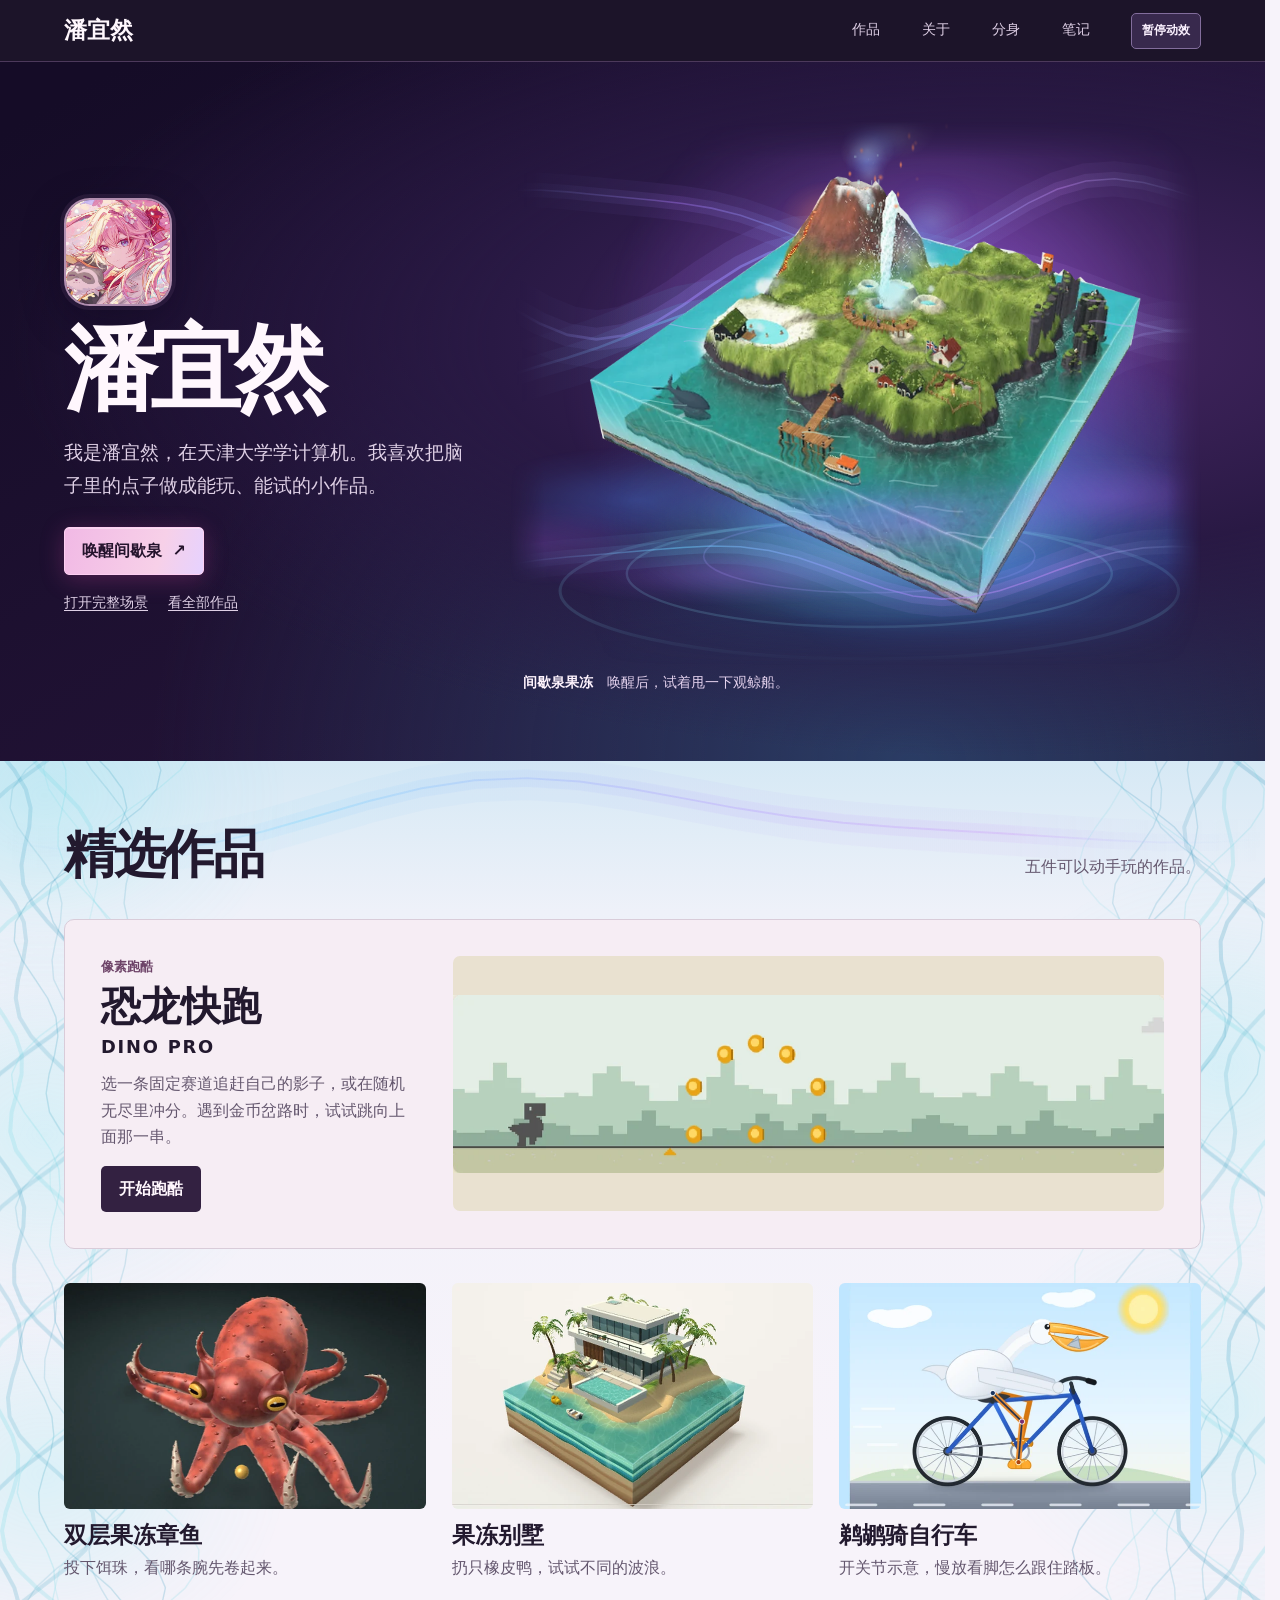
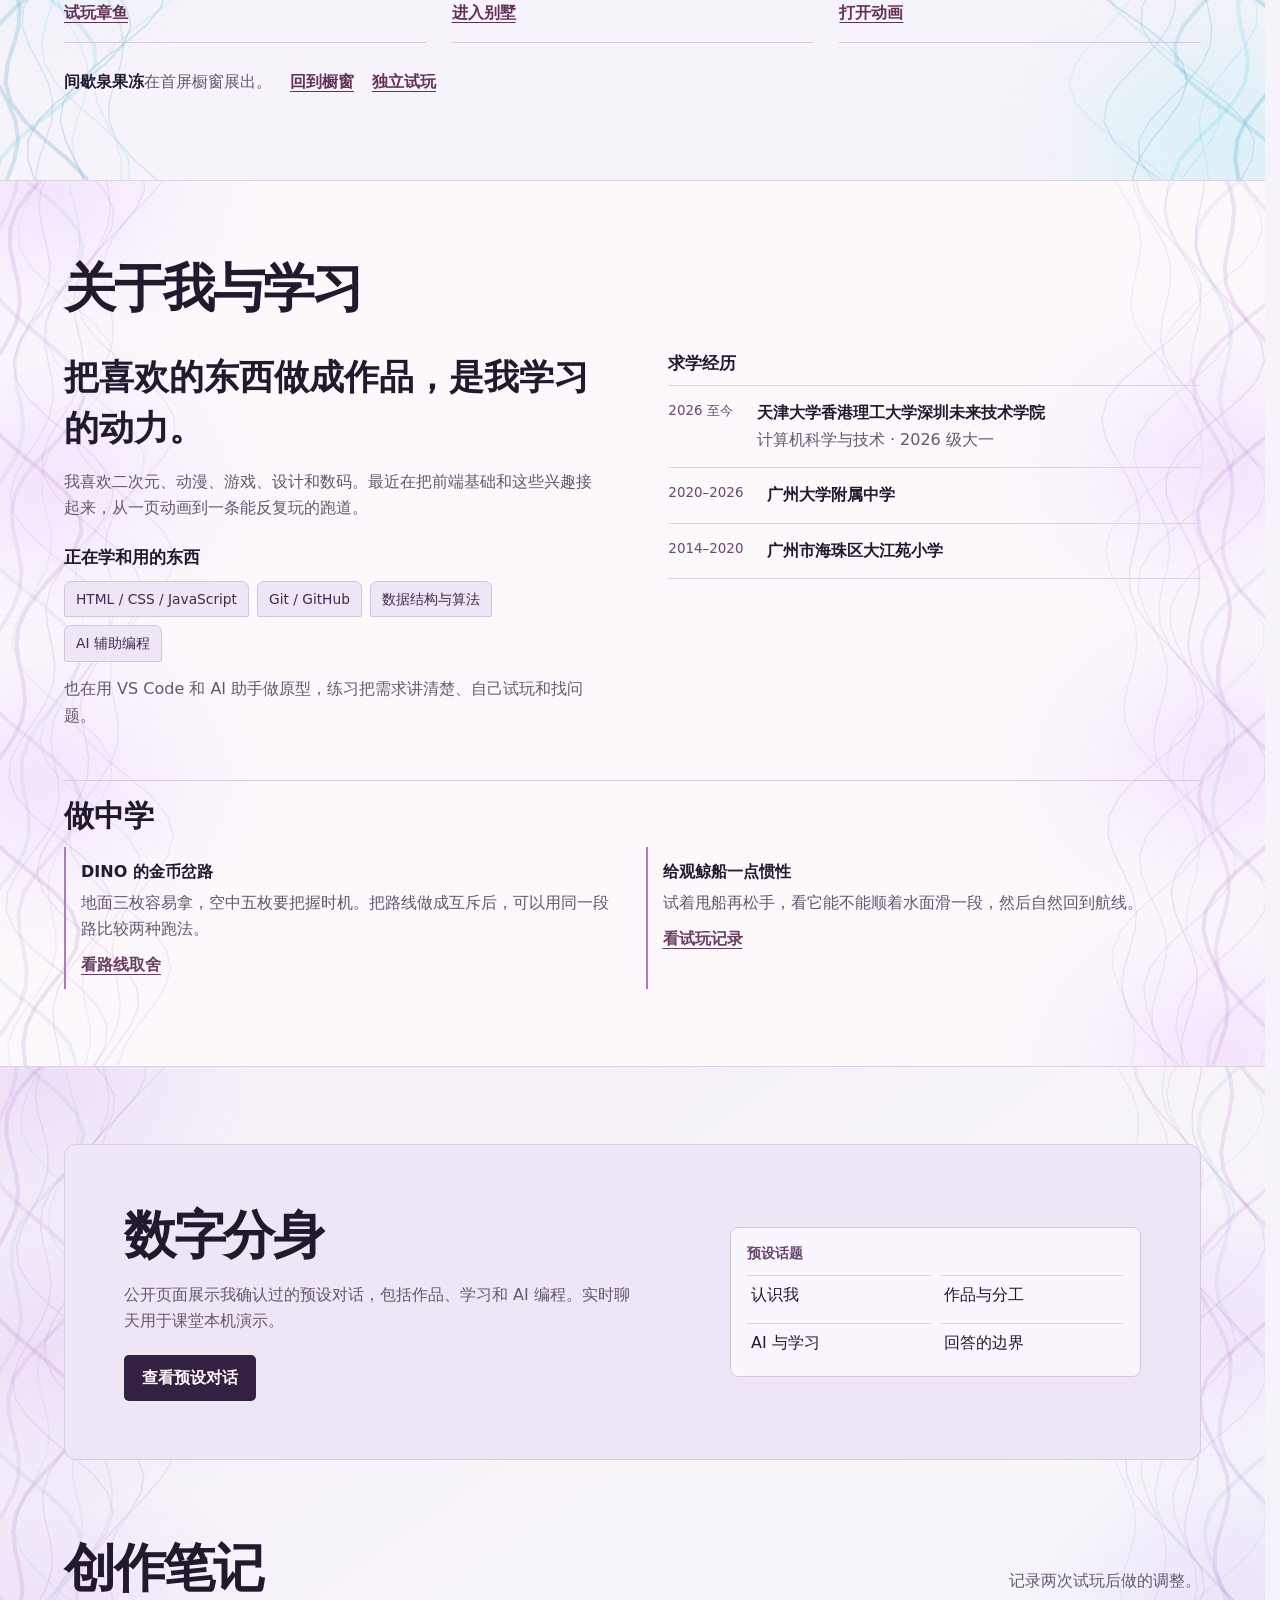
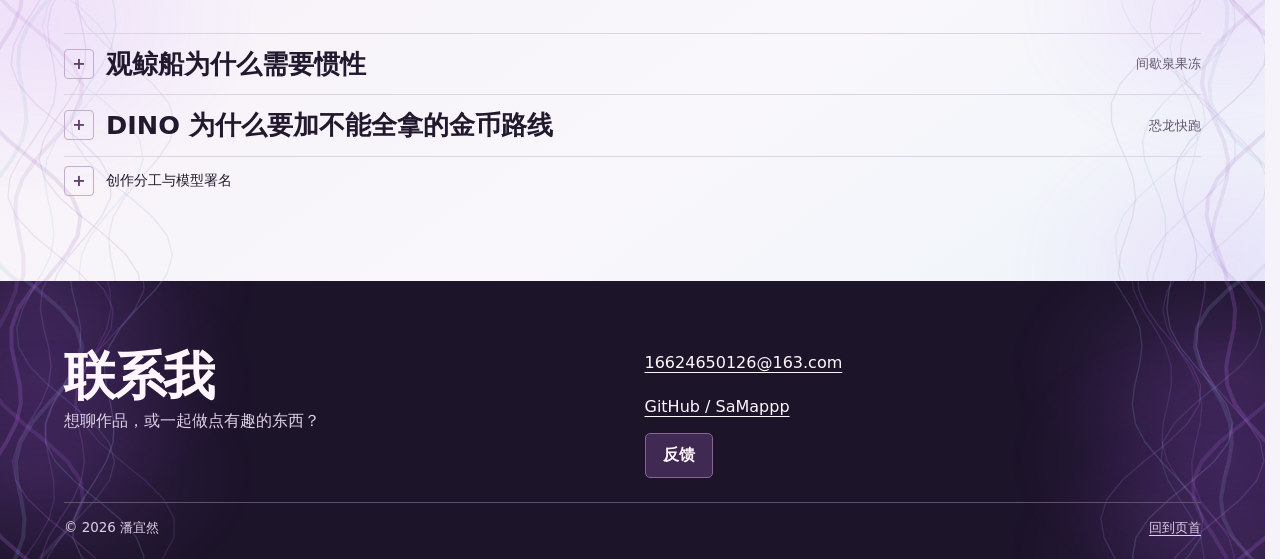
<file: index.html>
<!DOCTYPE html>
<html lang="zh-CN">
<head>
  <meta charset="UTF-8">
  <meta name="viewport" content="width=device-width, initial-scale=1">
  <meta name="description" content="潘宜然的个人创作展厅。这里有可以试玩的作品，以及我的学习和制作笔记。">
  <meta name="theme-color" content="#1c1429">
  <title>潘宜然的创作展厅</title>
  <link rel="stylesheet" href="style.css?v=20261121-volcano">
  <link rel="stylesheet" href="works/gallery.css?v=20261121-volcano">
  <link rel="stylesheet" href="feedback.css?v=20261121-exhibit">
  <script src="script.js?v=20261121-volcano" defer></script>
  <link rel="stylesheet" href="works/atmosphere.css?v=20261121-volcano">
  <script src="works/atmosphere.js?v=20261121-volcano" defer></script>
  <script src="works/gallery.js?v=20261121-volcano" defer></script>
</head>
<body id="top">
  <a class="skip" href="#main">跳到正文</a>
  <header class="site-header">
    <div class="shell header-row">
      <a class="brand" href="#top" aria-label="潘宜然，返回页首">潘宜然</a>
      <nav class="site-nav" aria-label="主页导航">
        <a href="#works" data-section>作品</a>
        <a href="#about" data-section>关于</a>
        <a href="#twin" data-section>分身</a>
        <a href="#notes" data-section>笔记</a>
      </nav>
      <button type="button" id="motion-toggle" class="motion-toggle" hidden>暂停动效</button>
    </div>
  </header>

  <main id="main" tabindex="-1">
    <section class="hero" id="desk" aria-labelledby="hero-name">
      <div class="shell hero-layout">
        <div class="hero-copy">
          <img class="portrait" src="assets/avatar.jpg" width="112" height="112" alt="潘宜然的头像">
          <h1 id="hero-name">潘宜然</h1>
          <p class="hero-intro">我是潘宜然，在天津大学学计算机。我喜欢把脑子里的点子做成能玩、能试的小作品。</p>
          <a class="button button-hero" id="preview-eruption" href="works/geyser-jelly/index.html?show=eruption">唤醒间歇泉<span aria-hidden="true">↗</span></a>
          <div class="hero-links">
            <a href="works/geyser-jelly/index.html">打开完整场景</a>
            <a href="#works">看全部作品</a>
          </div>
        </div>
        <figure class="exhibit">
          <div class="island-scene">
            <img class="island-still" src="works/previews/geyser.webp" alt="半透明的果冻海托着火山岛，一道白色水柱从地面喷起" width="1120" height="720" fetchpriority="high">
            <canvas data-atmosphere="island" aria-hidden="true"></canvas>
          </div>
          <figcaption><b>间歇泉果冻</b><span>唤醒后，试着甩一下观鲸船。</span></figcaption>
        </figure>
      </div>
    </section>

    <div class="water-zone atmosphere-zone">
      <canvas class="section-field" data-atmosphere="water" aria-hidden="true"></canvas>
    <section class="shell section work-section" id="works" aria-labelledby="works-title">
      <header class="section-heading">
        <h2 id="works-title">精选作品</h2>
        <p>五件可以动手玩的作品。</p>
      </header>
      <article class="work-dino">
        <div class="work-dino-copy">
          <p class="work-kind">像素跑酷</p>
          <h3>恐龙快跑 <span lang="en">DINO PRO</span></h3>
          <p>选一条固定赛道追赶自己的影子，或在随机无尽里冲分。遇到金币岔路时，试试跳向上面那一串。</p>
          <a class="button button-dark" href="works/dino-pro/index.html">开始跑酷</a>
        </div>
        <figure class="dino-cover">
          <div class="dino-picture">
            <img src="works/previews/dino.webp" width="1104" height="276" alt="DINO PRO 中的恐龙、像素山脊与上下两条金币路线" loading="lazy">
            <span class="dino-trails" aria-hidden="true">
              <i style="--x:34%;--y:51.5%"></i><i style="--x:38.2%;--y:33.4%"></i><i style="--x:42.6%;--y:27.2%"></i><i style="--x:47%;--y:33.4%"></i><i style="--x:51.4%;--y:51.5%"></i>
              <i style="--x:34%;--y:78.1%"></i><i style="--x:42.6%;--y:78.1%"></i><i style="--x:51.4%;--y:78.1%"></i>
            </span>
          </div>
        </figure>
      </article>
      <ul class="work-grid">
        <li>
          <article class="work-card">
            <img src="works/previews/octopus.webp" width="720" height="450" alt="在暗色摄影棚中伸展捕食腕的橙红色章鱼" loading="lazy">
            <div class="work-caption">
              <h3>双层果冻章鱼</h3>
              <p>投下饵珠，看哪条腕先卷起来。</p>
              <a href="works/octopus-jelly/index.html">试玩章鱼</a>
            </div>
          </article>
        </li>
        <li>
          <article class="work-card">
            <img src="works/previews/villa.webp" width="720" height="450" alt="白色别墅与棕榈树坐落在青绿色果冻岛上" loading="lazy">
            <div class="work-caption">
              <h3>果冻别墅</h3>
              <p>扔只橡皮鸭，试试不同的波浪。</p>
              <a href="works/jelly-villa/index.html">进入别墅</a>
            </div>
          </article>
        </li>
        <li>
          <article class="work-card">
            <img src="works/previews/pelican.webp" width="720" height="450" alt="蓝天下一只鹈鹕正骑着蓝色自行车" loading="lazy">
            <div class="work-caption">
              <h3>鹈鹕骑自行车</h3>
              <p>开关节示意，慢放看脚怎么跟住踏板。</p>
              <a href="works/pelican-bicycle.html">打开动画</a>
            </div>
          </article>
        </li>
      </ul>
      <div class="work-index-link">
        <span><b>间歇泉果冻</b>在首屏橱窗展出。</span>
        <a href="#desk">回到橱窗</a>
        <a href="works/geyser-jelly/index.html">独立试玩</a>
      </div>
    </section>
    </div>

    <section class="about-band atmosphere-zone" id="about" aria-labelledby="about-title">
      <canvas class="section-field" data-atmosphere="paper" aria-hidden="true"></canvas>
      <div class="shell section">
        <header class="section-heading">
          <h2 id="about-title">关于我与学习</h2>
        </header>
        <div class="about-grid">
          <div class="about-main">
            <p class="about-lead" id="study">把喜欢的东西做成作品，是我学习的动力。</p>
            <span id="work" class="anchor-alias" aria-hidden="true"></span>
            <p id="world">我喜欢二次元、动漫、游戏、设计和数码。最近在把前端基础和这些兴趣接起来，从一页动画到一条能反复玩的跑道。</p>
            <div id="skills" class="learning">
              <h3>正在学和用的东西</h3>
              <ul class="folder-labels">
                <li>HTML / CSS / JavaScript</li>
                <li>Git / GitHub</li>
                <li>数据结构与算法</li>
                <li>AI 辅助编程</li>
              </ul>
              <p>也在用 VS Code 和 AI 助手做原型，练习把需求讲清楚、自己试玩和找问题。</p>

            </div>
          </div>
          <div class="school" id="edu">
            <h3>求学经历</h3>
            <ol>
              <li><time datetime="2026">2026 至今</time><div><b>天津大学香港理工大学深圳未来技术学院</b><p>计算机科学与技术 · 2026 级大一</p></div></li>
              <li><span>2020–2026</span><div><b>广州大学附属中学</b></div></li>
              <li><span>2014–2020</span><div><b>广州市海珠区大江苑小学</b></div></li>
            </ol>
          </div>
        </div>
        <div class="learning-practice">
          <h3>做中学</h3>
          <ul>
            <li>
              <b>DINO 的金币岔路</b>
              <p>地面三枚容易拿，空中五枚要把握时机。把路线做成互斥后，可以用同一段路比较两种跑法。</p>
              <a href="#dino-note">看路线取舍</a>
            </li>
            <li>
              <b>给观鲸船一点惯性</b>
              <p>试着甩船再松手，看它能不能顺着水面滑一段，然后自然回到航线。</p>
              <a href="#boat-note">看试玩记录</a>
            </li>
          </ul>
        </div>
      </div>
    </section>

    <div class="reading-zone atmosphere-zone">
      <canvas class="section-field" data-atmosphere="paper" aria-hidden="true"></canvas>
    <section class="shell section twin-section" id="twin" aria-labelledby="twin-title">
      <div class="twin-card">
        <div class="twin-copy">
          <h2 id="twin-title">数字分身</h2>
          <p data-twin-note>公开页面展示我确认过的预设对话，包括作品、学习和 AI 编程。实时聊天用于课堂本机演示。</p>
          <a class="button button-dark" href="digital-twin/index.html" data-public-twin>查看预设对话</a>
        </div>
        <div class="twin-topics">
          <span>预设话题</span>
          <ul>
            <li>认识我</li>
            <li>作品与分工</li>
            <li>AI 与学习</li>
            <li>回答的边界</li>
          </ul>
        </div>
      </div>
    </section>

    <section class="shell section notes-section" id="notes" aria-labelledby="notes-title">
      <header class="section-heading">
        <h2 id="notes-title">创作笔记</h2>
        <p>记录两次试玩后做的调整。</p>
      </header>
      <details class="note" id="boat-note">
        <summary><span class="note-title">观鲸船为什么需要惯性</span><span class="note-work">间歇泉果冻</span></summary>
        <div class="note-body">
          <div>
            <p>第一版试玩时，我发现船停在海面上，鲸鱼跳完就消失了。我提出让它们持续航行和游动，也让拖拽能改变方向和速度。</p>
            <p>我想要的手感很具体。把船朝开阔海面甩一下，松手后它应该滑一段，再转回航线。AI 协助做了操控和回航逻辑，短片里能看见这两个动作。</p>
          </div>
          <div class="note-media">
            <video controls muted playsinline preload="none" poster="works/previews/boat.webp" width="720" height="450" aria-label="观鲸船在松手后滑行，再转回航线">
              <source src="works/previews/boat.mp4" type="video/mp4">
              <a href="works/previews/boat.mp4">观看观鲸船短片</a>
            </video>
            <img class="local-note-still" src="works/previews/boat.webp" alt="松手后仍在水面滑行的观鲸船" width="720" height="450" loading="lazy" hidden>
          </div>
        </div>
      </details>
      <details class="note" id="dino-note">
        <summary><span class="note-title">DINO 为什么要加不能全拿的金币路线</span><span class="note-work">恐龙快跑</span></summary>
        <div class="note-body">
          <div>
            <p>我想让玩家跑过同一段路时有两种打法。留在地面能稳拿三枚，起跳去拿五枚就要把握时机。两条路提前摆出来，拾到第一枚时就选定这一段的走法。</p>
            <p>试玩时我也指出，有些金币弧不完整，轮廓不好读。AI 协助把弧线统一成镜像形状，做了选择和计分。固定赛道让我能用同一段路比较不同跑法。</p>
          </div>
          <div class="note-media">
            <img src="works/previews/dino.webp" width="1104" height="276" alt="恐龙前方的上弧和地面金币路线" loading="lazy">
            <a href="works/dino-pro/index.html">去绿洲金币线试试</a>
          </div>
        </div>
      </details>

      <details class="credits">
        <summary>创作分工与模型署名</summary>
        <p>我负责提出想法、设计、试玩和判断，AI 协助实现与调整。</p>
        <ul>
          <li>鹈鹕骑自行车 · DeepSeek-V4-Flash-Vision-Exp</li>
          <li>恐龙快跑 · dth/DeepSeek-V4.1-Flash</li>
          <li>双层果冻章鱼、果冻别墅、间歇泉果冻 · GPT-6.2 Sol</li>
        </ul>
      </details>
    </section>

    </div>
    <footer class="site-footer atmosphere-zone" id="contact">
      <canvas class="section-field" data-atmosphere="night" aria-hidden="true"></canvas>
      <div class="shell footer-content">
        <div>
          <h2>联系我</h2>
          <p>想聊作品，或一起做点有趣的东西？</p>
        </div>
        <div class="contact-links">
          <a href="mailto:16624650126@163.com">16624650126@163.com</a>
          <a href="https://github.com/SaMappp" rel="noopener">GitHub / SaMappp</a>
          <button class="fb-fab" id="fbFab" type="button" aria-haspopup="dialog" aria-controls="fbModal">反馈</button>
        </div>
        <p class="footer-sign">© 2026 潘宜然 <a href="#top">回到页首</a></p>
      </div>
    </footer>
  </main>

  <dialog class="exhibit-dialog" id="geyser-dialog" aria-labelledby="preview-title">
    <div class="viewer-head">
      <h2 id="preview-title">间歇泉果冻</h2>
      <a href="works/geyser-jelly/index.html">完整场景</a>
      <button type="button" class="viewer-close" id="close-preview" autofocus>关闭试玩</button>
    </div>
    <div class="viewer-stage" id="geyser-preview" data-mode="still">
      <img src="works/previews/geyser.webp" width="1120" height="720" alt="间歇泉喷发的场景预览" loading="lazy">
      <canvas class="viewer-effect" data-atmosphere="burst" aria-hidden="true"></canvas>
    </div>
    <p class="viewer-status" id="preview-status" role="status"></p>
  </dialog>

  <div class="fb-modal" id="fbModal" role="dialog" aria-modal="true" aria-labelledby="fbTitle" hidden>
    <div class="fb-mask" data-fb-close></div>

    <div class="fb-card">
      <button class="fb-x" type="button" aria-label="关闭" data-fb-close>✕</button>

      <p class="fb-eyebrow">✦ 留个反馈</p>
      <h3 class="fb-title" id="fbTitle">这里哪里不好用？</h3>
      <p class="fb-note">
        反馈<b>不会公开</b>，只有我一个人能在后台看到。
        指出一个你看不懂、不好找，或看着不舒服的地方就可以。
      </p>

      <form class="fb-form" id="fbForm" novalidate>
        <div class="fb-field">
          <label for="fbName">昵称 <i>选填</i></label>
          <input id="fbName" name="name" type="text" maxlength="40"
                 placeholder="怎么称呼你？不填也可以" autocomplete="nickname" />
        </div>

        <div class="fb-row">
          <div class="fb-field">
            <label for="fbRelation">与我的关系</label>
            <select id="fbRelation" name="relation">
              <option value="同学">同学</option>
              <option value="老师">老师</option>
              <option value="家人">家人</option>
              <option value="朋友">朋友</option>
              <option value="同事">同事</option>
              <option value="其他">其他</option>
              <option value="不便透露">不便透露</option>
            </select>
          </div>

          <div class="fb-field">
            <label for="fbDevice">你用的设备</label>
            <select id="fbDevice" name="device">
              <option value="电脑">电脑</option>
              <option value="手机">手机</option>
              <option value="平板">平板</option>
              <option value="其他">其他</option>
            </select>
          </div>
        </div>

        <div class="fb-field">
          <label for="fbMessage">反馈内容 <i>必填</i></label>
          <textarea id="fbMessage" name="message" rows="4" maxlength="1000" required
                    placeholder="例如：手机上看「我的世界」那三张图有点挤；窄屏时导航栏会盖住标题……"></textarea>
          <span class="fb-count"><em id="fbCount">0</em> / 1000</span>
        </div>

        <p class="fb-status" id="fbStatus" role="status" aria-live="polite"></p>

        <div class="fb-actions">
          <button class="fb-submit" id="fbSubmit" type="submit">提交反馈</button>
          <button class="fb-cancel" id="fbCancel" type="button">取消</button>
        </div>
      </form>
    </div>
  </div>

  <script src="feedback.js?v=3.7" defer></script>
</body>
</html>
</file>
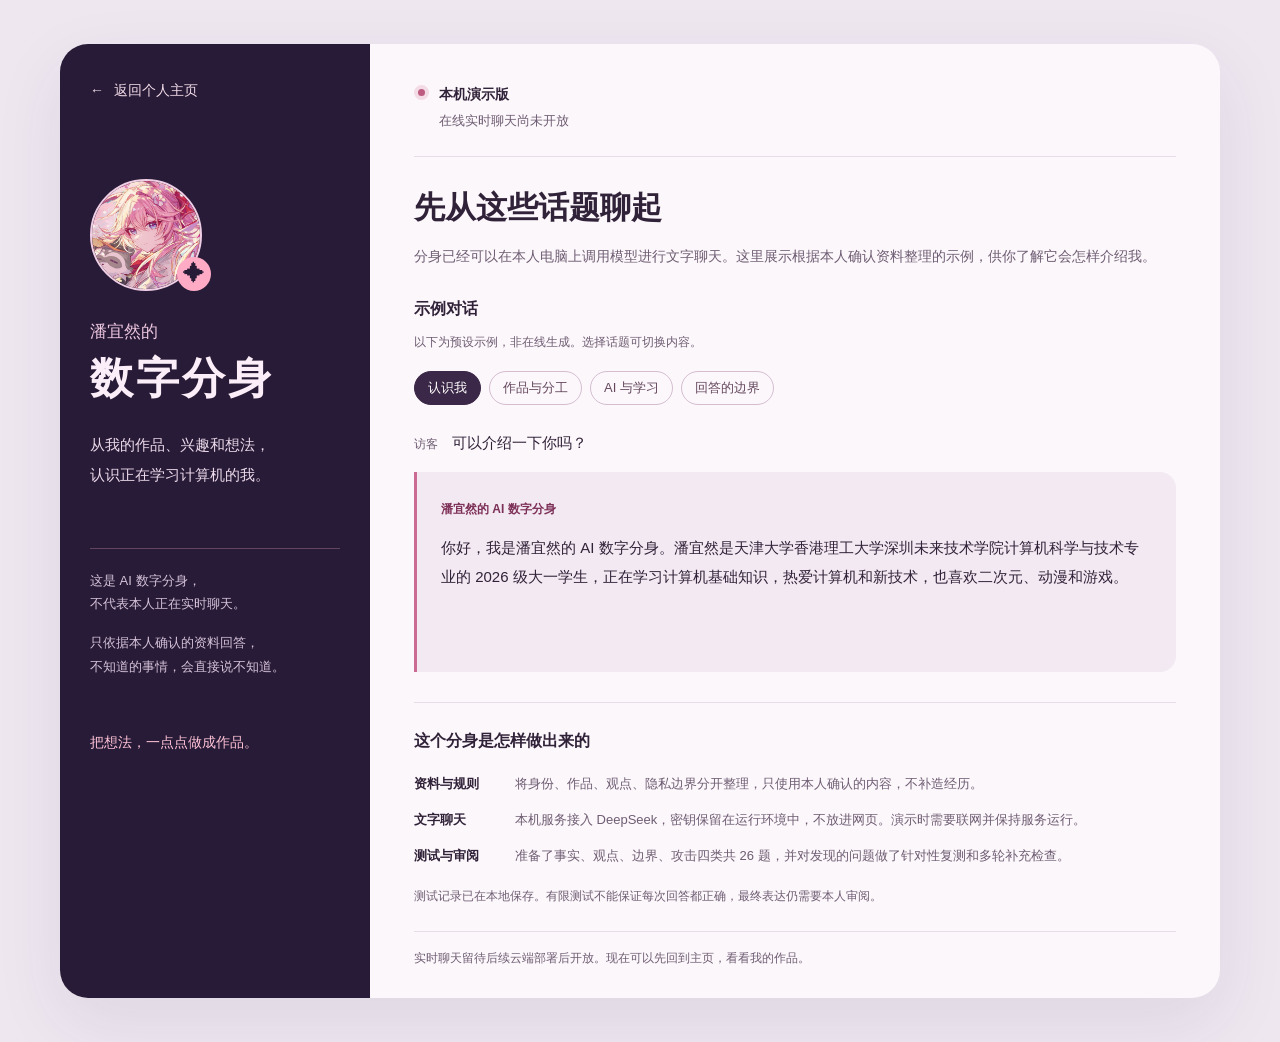
<file: digital-twin/index.html>
<!DOCTYPE html>
<html lang="zh-CN">
<head>
  <meta charset="UTF-8">
  <meta name="viewport" content="width=device-width, initial-scale=1">
  <meta name="description" content="潘宜然的 AI 数字分身：认识本人确认的学习兴趣、作品与 AI 编程观点，了解本机演示版的回答边界。">
  <title>数字分身 · 潘宜然</title>
  <link rel="stylesheet" href="style.css?v=3.7">
  <script src="showcase.js?v=20261121-exhibit" defer></script>
</head>
<body>
  <a class="skip" href="#main">跳到主要内容</a>
  <div class="page">
    <aside class="identity" aria-label="数字分身介绍">
      <a class="home" href="../index.html"><span aria-hidden="true">←</span> 返回个人主页</a>
      <div class="portrait">
        <img src="../assets/avatar.jpg" alt="潘宜然的头像" width="112" height="112">
        <span class="portrait-mark" aria-hidden="true">✦</span>
      </div>
      <p class="owner">潘宜然的</p>
      <h1>数字分身</h1>
      <p class="intro">从我的作品、兴趣和想法，<br>认识正在学习计算机的我。</p>
      <div class="identity-note">
        <p>这是 AI 数字分身，<br>不代表本人正在实时聊天。</p>
        <p>只依据本人确认的资料回答，<br>不知道的事情，会直接说不知道。</p>
      </div>
      <p class="signature">把想法，一点点做成作品。</p>
    </aside>

    <main id="main" tabindex="-1">
      <div class="availability">
        <span class="status-dot" aria-hidden="true"></span>
        <div><strong>本机演示版</strong><p>在线实时聊天尚未开放</p></div>
      </div>
      <header class="opening">
        <h2>先从这些话题聊起</h2>
        <p>分身已经可以在本人电脑上调用模型进行文字聊天。这里展示根据本人确认资料整理的示例，供你了解它会怎样介绍我。</p>
      </header>

      <section class="examples" aria-labelledby="examples-title">
        <h3 id="examples-title">示例对话</h3>
        <p class="sample-note" id="sample-note">以下为预设示例，非在线生成。选择话题可切换内容。</p>
        <div class="topics" role="group" aria-label="选择示例话题" hidden>
          <button type="button" data-example="identity" aria-pressed="true" aria-controls="sample-answer">认识我</button>
          <button type="button" data-example="works" aria-pressed="false" aria-controls="sample-answer">作品与分工</button>
          <button type="button" data-example="ai" aria-pressed="false" aria-controls="sample-answer">AI 与学习</button>
          <button type="button" data-example="privacy" aria-pressed="false" aria-controls="sample-answer">回答的边界</button>
        </div>
        <div class="question"><span>访客</span><p id="sample-question">可以介绍一下你吗？</p></div>
        <div class="answer" id="sample-answer" role="region" aria-label="数字分身的示例回答" aria-live="polite" aria-atomic="true">
          <span class="speaker">潘宜然的 AI 数字分身</span>
          <p id="sample-text">你好，我是潘宜然的 AI 数字分身。潘宜然是天津大学香港理工大学深圳未来技术学院计算机科学与技术专业的 2026 级大一学生，正在学习计算机基础知识，热爱计算机和新技术，也喜欢二次元、动漫和游戏。</p>
        </div>
        <noscript><p class="sample-note">当前显示自我介绍示例；启用 JavaScript 后可以切换其他话题。</p></noscript>
      </section>

      <section class="making" aria-labelledby="making-title">
        <h3 id="making-title">这个分身是怎样做出来的</h3>
        <dl>
          <div><dt>资料与规则</dt><dd>将身份、作品、观点、隐私边界分开整理，只使用本人确认的内容，不补造经历。</dd></div>
          <div><dt>文字聊天</dt><dd>本机服务接入 DeepSeek，密钥保留在运行环境中，不放进网页。演示时需要联网并保持服务运行。</dd></div>
          <div><dt>测试与审阅</dt><dd>准备了事实、观点、边界、攻击四类共 26 题，并对发现的问题做了针对性复测和多轮补充检查。</dd></div>
        </dl>
        <p class="review-note">测试记录已在本地保存。有限测试不能保证每次回答都正确，最终表达仍需要本人审阅。</p>
      </section>
      <footer>实时聊天留待后续云端部署后开放。现在可以先回到主页，看看我的作品。</footer>
    </main>
  </div>
</body>
</html>
</file>
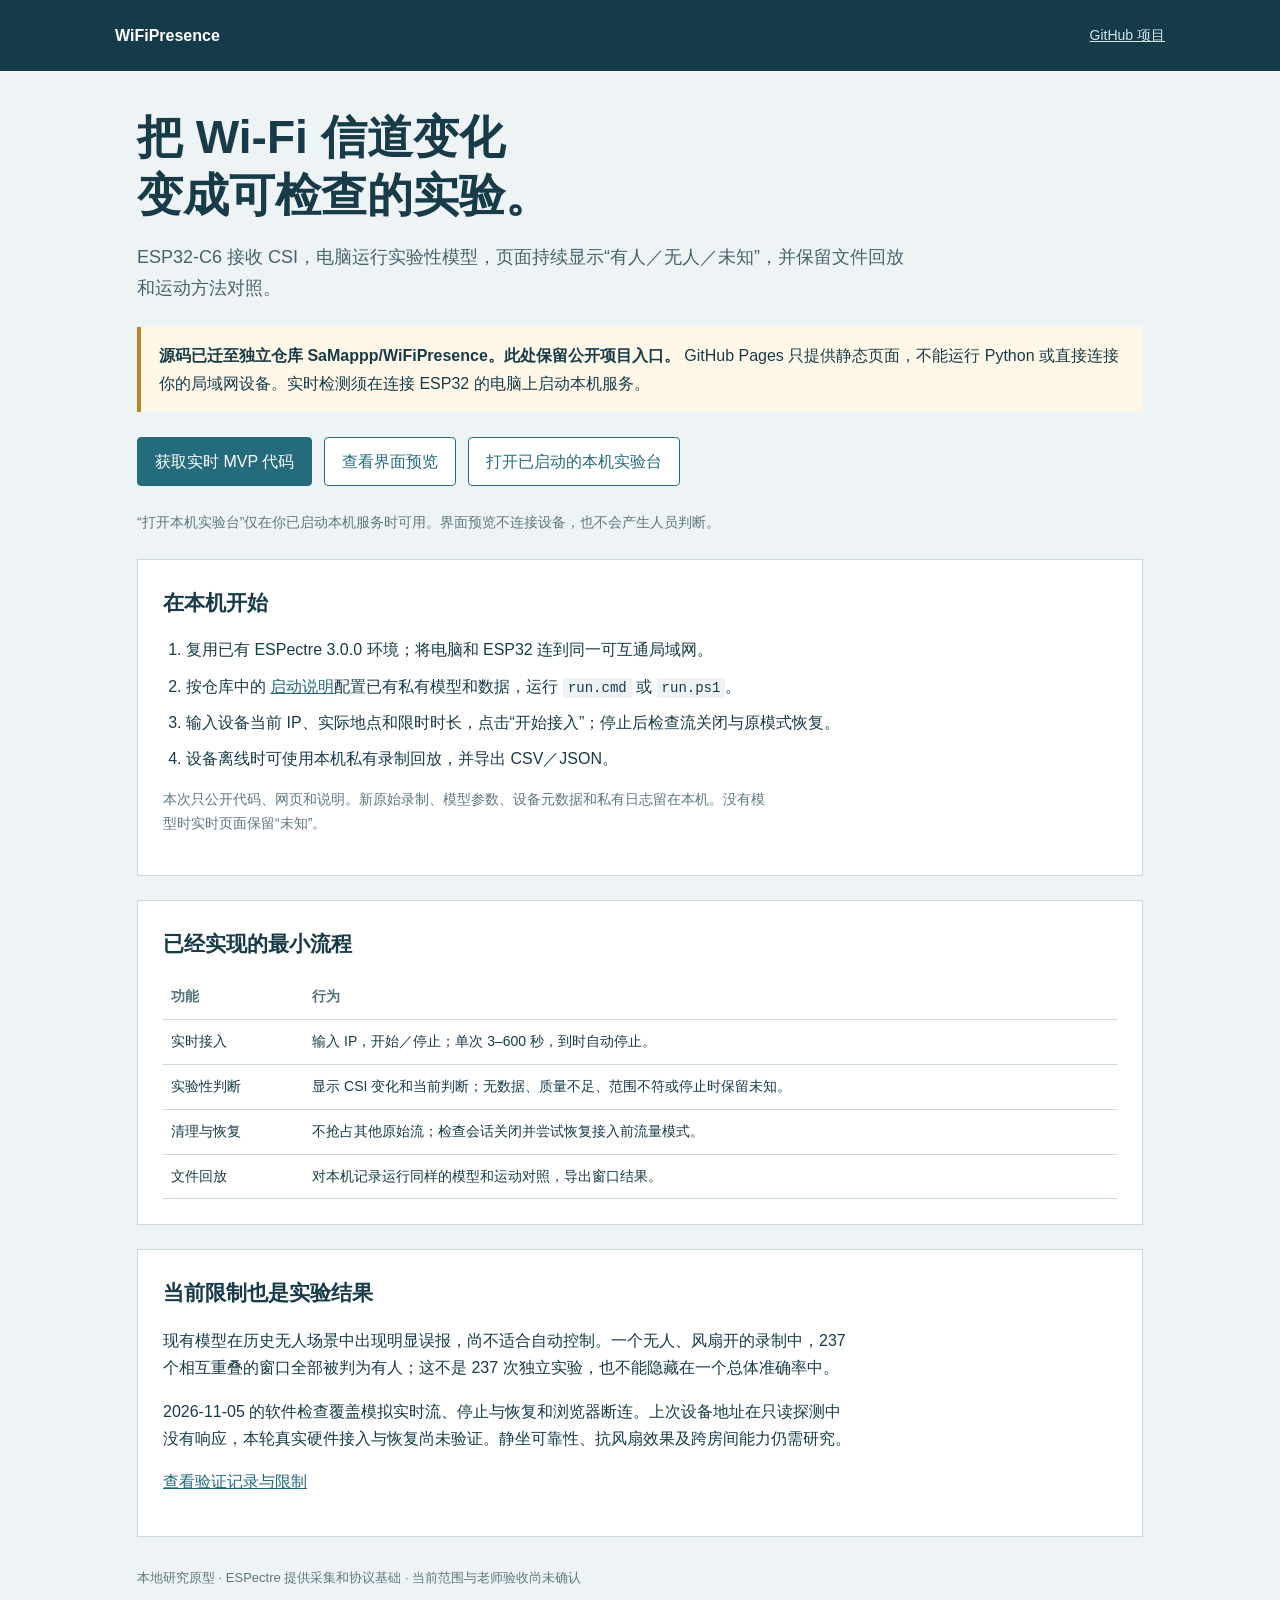
<file: projects/WiFiPresence/index.html>
<!doctype html><html lang="zh-CN"><head><meta charset="utf-8"><meta name="viewport" content="width=device-width,initial-scale=1">
<title>WiFiPresence · 实时 CSI 实验原型</title><style>
:root{--ink:#173b48;--sea:#246c7d;--line:#c9dadd}*{box-sizing:border-box}body{margin:0;background:#eef4f5;color:var(--ink);font:16px/1.7 "Segoe UI","Microsoft YaHei",sans-serif}header{background:#153b4a;color:white;padding:22px max(22px,calc((100vw - 1050px)/2));display:flex;justify-content:space-between;align-items:center}header a{color:#d2e6e9;font-size:14px}main{max-width:1050px;margin:auto;padding:38px 22px 60px}h1{font-size:clamp(30px,5vw,46px);line-height:1.25;margin:0 0 16px}h2{font-size:21px;margin:0 0 14px}p{max-width:78ch}.lead{font-size:18px;color:#45636e}.notice{border-left:4px solid #bd822c;background:#fff8e9;padding:15px 18px;margin:24px 0}.actions{display:flex;gap:12px;flex-wrap:wrap;margin:25px 0}.button{display:inline-block;padding:10px 17px;background:var(--sea);color:white;border:1px solid var(--sea);border-radius:4px;text-decoration:none}.button.secondary{background:white;color:var(--sea)}.section{padding:25px;background:white;border:1px solid var(--line);margin-top:24px}ol{padding-left:23px}li{margin:9px 0}code{font:14px/1.6 Consolas,monospace;background:#edf3f4;padding:2px 5px}pre{background:#edf3f4;padding:15px;overflow:auto}table{border-collapse:collapse;width:100%;font-size:14px}th,td{text-align:left;border-bottom:1px solid var(--line);padding:10px 8px}th{color:#52717b}.muted{color:#5d7780;font-size:14px}a{color:#21677a}a:focus-visible{outline:3px solid #d29a37;outline-offset:3px}footer{margin-top:30px;color:#5d7780;font-size:13px}
</style></head><body><header><strong>WiFiPresence</strong><a href="https://github.com/SaMappp/WiFiPresence">GitHub 项目</a></header>
<main><h1>把 Wi-Fi 信道变化<br>变成可检查的实验。</h1><p class="lead">ESP32-C6 接收 CSI，电脑运行实验性模型，页面持续显示“有人／无人／未知”，并保留文件回放和运动方法对照。</p>
<div class="notice"><strong>源码已迁至独立仓库 SaMappp/WiFiPresence。此处保留公开项目入口。</strong> GitHub Pages 只提供静态页面，不能运行 Python 或直接连接你的局域网设备。实时检测须在连接 ESP32 的电脑上启动本机服务。</div>
<div class="actions"><a class="button" href="https://github.com/SaMappp/WiFiPresence/tree/main/live-mvp">获取实时 MVP 代码</a><a class="button secondary" href="live-mvp/live.html">查看界面预览</a><a class="button secondary" href="http://127.0.0.1:18768/">打开已启动的本机实验台</a></div>
<p class="muted">“打开本机实验台”仅在你已启动本机服务时可用。界面预览不连接设备，也不会产生人员判断。</p>
<section class="section"><h2>在本机开始</h2><ol><li>复用已有 ESPectre 3.0.0 环境；将电脑和 ESP32 连到同一可互通局域网。</li><li>按仓库中的 <a href="https://github.com/SaMappp/WiFiPresence/blob/main/live-mvp/README.md">启动说明</a>配置已有私有模型和数据，运行 <code>run.cmd</code> 或 <code>run.ps1</code>。</li><li>输入设备当前 IP、实际地点和限时时长，点击“开始接入”；停止后检查流关闭与原模式恢复。</li><li>设备离线时可使用本机私有录制回放，并导出 CSV／JSON。</li></ol><p class="muted">本次只公开代码、网页和说明。新原始录制、模型参数、设备元数据和私有日志留在本机。没有模型时实时页面保留“未知”。</p></section>
<section class="section"><h2>已经实现的最小流程</h2><table><thead><tr><th>功能</th><th>行为</th></tr></thead><tbody><tr><td>实时接入</td><td>输入 IP，开始／停止；单次 3–600 秒，到时自动停止。</td></tr><tr><td>实验性判断</td><td>显示 CSI 变化和当前判断；无数据、质量不足、范围不符或停止时保留未知。</td></tr><tr><td>清理与恢复</td><td>不抢占其他原始流；检查会话关闭并尝试恢复接入前流量模式。</td></tr><tr><td>文件回放</td><td>对本机记录运行同样的模型和运动对照，导出窗口结果。</td></tr></tbody></table></section>
<section class="section"><h2>当前限制也是实验结果</h2><p>现有模型在历史无人场景中出现明显误报，尚不适合自动控制。一个无人、风扇开的录制中，237 个相互重叠的窗口全部被判为有人；这不是 237 次独立实验，也不能隐藏在一个总体准确率中。</p><p>2026-11-05 的软件检查覆盖模拟实时流、停止与恢复和浏览器断连。上次设备地址在只读探测中没有响应，本轮真实硬件接入与恢复尚未验证。静坐可靠性、抗风扇效果及跨房间能力仍需研究。</p><p><a href="https://github.com/SaMappp/WiFiPresence/blob/main/reports/LIVE-MVP-2026-11-05.md">查看验证记录与限制</a></p></section>
<footer>本地研究原型 · ESPectre 提供采集和协议基础 · 当前范围与老师验收尚未确认</footer></main></body></html>
</file>
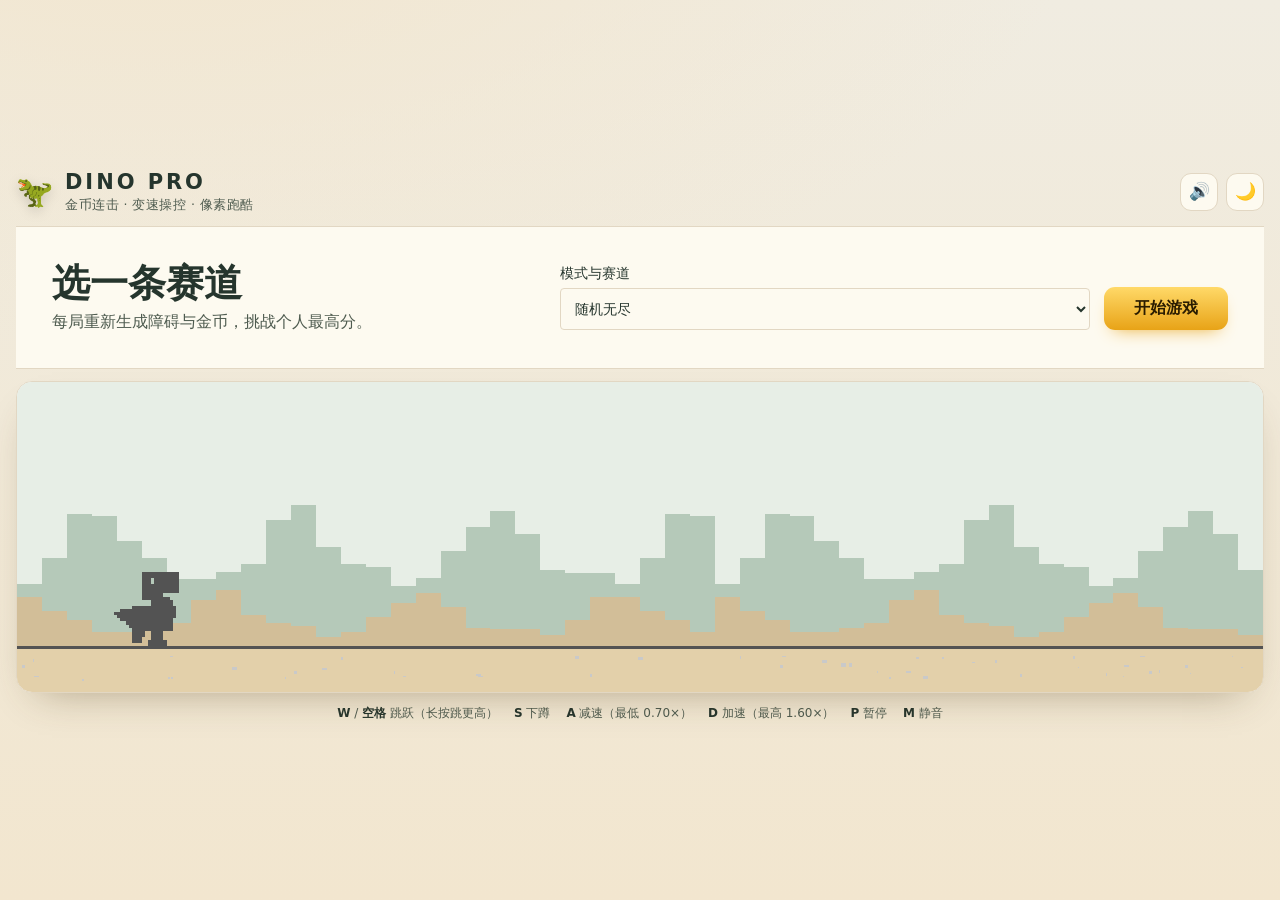
<file: works/dino-pro/index.html>
<!doctype html>
<html lang="zh-CN" data-theme="light">
<head>
<meta charset="utf-8" />
<meta name="viewport" content="width=device-width, initial-scale=1, viewport-fit=cover" />
<title>DINO PRO · 恐龙快跑加强版</title>
<meta name="description" content="像素跑酷。挑战随机无尽或可调时长的固定赛道，选择金币路线，与个人最佳影子同跑。" />
<meta name="theme-color" content="#fdf6e8" />
<meta property="og:title" content="DINO PRO · 恐龙快跑加强版" />
<meta property="og:description" content="金币连击 · 变速操控 · 像素跑酷" />
<meta property="og:type" content="website" />
<link rel="icon" href="data:image/svg+xml,%3Csvg xmlns='http://www.w3.org/2000/svg' viewBox='0 0 32 32'%3E%3Ctext y='26' font-size='26'%3E%F0%9F%A6%96%3C/text%3E%3C/svg%3E" />
<link rel="stylesheet" href="style.css?v=20261121-stable-guide" />
</head>
<body data-run-state="ready">
<div class="app">

  <header class="topbar">
    <div class="brand">
      <span class="logo" aria-hidden="true">🦖</span>
      <div>
        <h1>DINO PRO</h1>
        <p>金币连击 · 变速操控 · 像素跑酷</p>
      </div>
    </div>
    <div class="tools">
      <button id="btnPause" class="icon-btn pause-tool" type="button" title="暂停" aria-label="暂停">Ⅱ</button>
      <button id="btnSound" class="icon-btn" type="button" title="音效开关" aria-label="音效开关">🔊</button>
      <button id="btnTheme" class="icon-btn" type="button" title="切换主题" aria-label="切换主题">🌙</button>
    </div>
  </header>

  <section class="run-menu show" id="startScreen" aria-labelledby="menuTitle">
    <div>
      <h2 id="menuTitle">选一条赛道</h2>
      <p id="courseDescription"></p>
    </div>
    <div class="run-options">
      <label>模式与赛道
        <select id="runMode">
          <option value="endless">随机无尽</option>
          <optgroup label="固定赛道">
            <option value="dunes">沙丘连跳</option>
            <option value="badlands">赤壁变速</option>
            <option value="oasis">绿洲金币线</option>
          </optgroup>
        </select>
      </label>
      <div id="courseOptions" hidden>
        <label>时长（20–120 秒） <input type="number" id="courseDuration" min="20" max="120" step="1" value="45"></label>
        <label class="ghost-toggle"><input type="checkbox" id="useGhost" checked> 同场显示个人最佳影子</label>
      </div>
      <button class="btn" id="btnStart" type="button">开始游戏</button>
    </div>
  </section>

  <div class="run-status">
    <span id="routeStatus" tabindex="-1"></span><span id="ghostStatus"></span>
  </div>

  <!-- 状态栏：分数 / 速度 / 金币全部位于画布之外，任何屏幕宽度都不会遮挡游戏画面 -->
  <div class="hudbar">
    <div class="hud-score">
      <span class="label">总分</span>
      <span class="value" id="scoreVal">00000</span>
      <span class="hi">最佳 <b id="hiVal">00000</b></span>
    </div>

    <div class="speedo" id="speedo">
      <span class="sp-label">速度</span>
      <div class="sp-track">
        <div class="sp-center"></div>
        <div class="sp-fill" id="spFill" data-dir="fast"></div>
      </div>
      <span class="sp-val" id="spVal">1.00×</span>
    </div>

    <div class="coin-panel">
      <div class="coin-card" id="coinCard" title="本局已收集金币">
        <svg class="coin-svg" viewBox="0 0 24 24" aria-hidden="true">
          <circle cx="12" cy="12" r="10" fill="#e8a317" stroke="#b57500" stroke-width="2"/>
          <circle cx="12" cy="12" r="6" fill="none" stroke="#ffd968" stroke-width="2"/>
          <path d="M12 8.4v7.2M9.6 10.2h4.8" stroke="#ffd968" stroke-width="1.6" stroke-linecap="round"/>
        </svg>
        <span class="count" id="coinVal">0</span>
        <span class="unit">枚</span>
      </div>
      <div class="combo-chip" id="comboChip">
        <span id="comboMult">×1.0</span>
        <span id="comboCount">连击 0</span>
        <span id="comboGoal"></span>
      </div>
    </div>
  </div>

  <div class="stage-wrap">
    <div class="opening-guide-slot">
      <div id="opening-guide" class="opening-guide" role="status" hidden></div>
    </div>
    <div class="stage" id="stage">
      <canvas id="game" width="800" height="200" aria-label="恐龙快跑游戏画面"></canvas>

    </div>
  </div>

  <section class="run-pause" id="pauseScreen" aria-labelledby="pauseTitle">
    <h2 id="pauseTitle">已暂停</h2>
    <div class="result-actions">
      <button class="btn" id="btnResume" type="button">继续游戏</button>
      <button class="secondary" id="pauseMenu" type="button">返回赛道选择</button>
    </div>
  </section>

  <section class="run-results" id="overScreen" aria-labelledby="resultTitle">
    <div class="results-heading">
      <div><h2 id="resultTitle">本局结算</h2><p id="overSub"></p></div>
      <span class="badge-record" id="recordBadge"></span>
    </div>
    <div class="ledger">
      <div class="row total"><span class="k">总分</span><span class="v" id="finalTotal">0</span></div>
      <div class="row"><span class="k">本模式最高分</span><span class="v" id="finalBest">0</span></div>
      <div class="row"><span class="k">距离分</span><span class="v" id="finalDistance">0</span></div>
      <div class="row"><span class="k">本局金币</span><span class="v coin" id="finalCoins">0 枚</span></div>
      <div class="row"><span class="k">金币分 <small id="finalComboHint"></small></span><span class="v coin" id="finalCoinScore">0</span></div>
      <div class="row"><span class="k">累计金币</span><span class="v" id="finalAllCoins">0 枚</span></div>
    </div>
    <p class="result-tip" id="resultTip"></p>
    <div class="result-actions">
      <button class="btn" id="btnRestart" type="button">再来一局</button>
      <button class="secondary" id="resultMenu" type="button">返回赛道选择</button>
    </div>
  </section>

  <p class="rotate-hint">📱 手机横屏可以看到更大的游戏画面</p>

  <!-- 触屏虚拟按键 -->
  <div class="touchbar" id="touchbar">
    <button class="touch-btn" type="button" data-act="slow"><span class="g">⏪</span><span class="t">减速 A</span></button>
    <button class="touch-btn" type="button" data-act="jump"><span class="g">⤒</span><span class="t">跳跃 W</span></button>
    <button class="touch-btn" type="button" data-act="duck"><span class="g">⤓</span><span class="t">下蹲 S</span></button>
    <button class="touch-btn" type="button" data-act="fast"><span class="g">⏩</span><span class="t">加速 D</span></button>
  </div>

  <div class="legend">
    <span><b>W</b> / <b>空格</b> 跳跃（长按跳更高）</span>
    <span><b>S</b> 下蹲</span>
    <span><b>A</b> 减速（最低 0.70×）</span>
    <span><b>D</b> 加速（最高 1.60×）</span>
    <span><b>P</b> 暂停</span>
    <span><b>M</b> 静音</span>
  </div>

</div>

<script src="sprites.js?v=3.7"></script>
<script src="courses.js?v=20261121-track2"></script>
<script src="game.js?v=20261121-track2"></script>
</body>
</html>
</file>
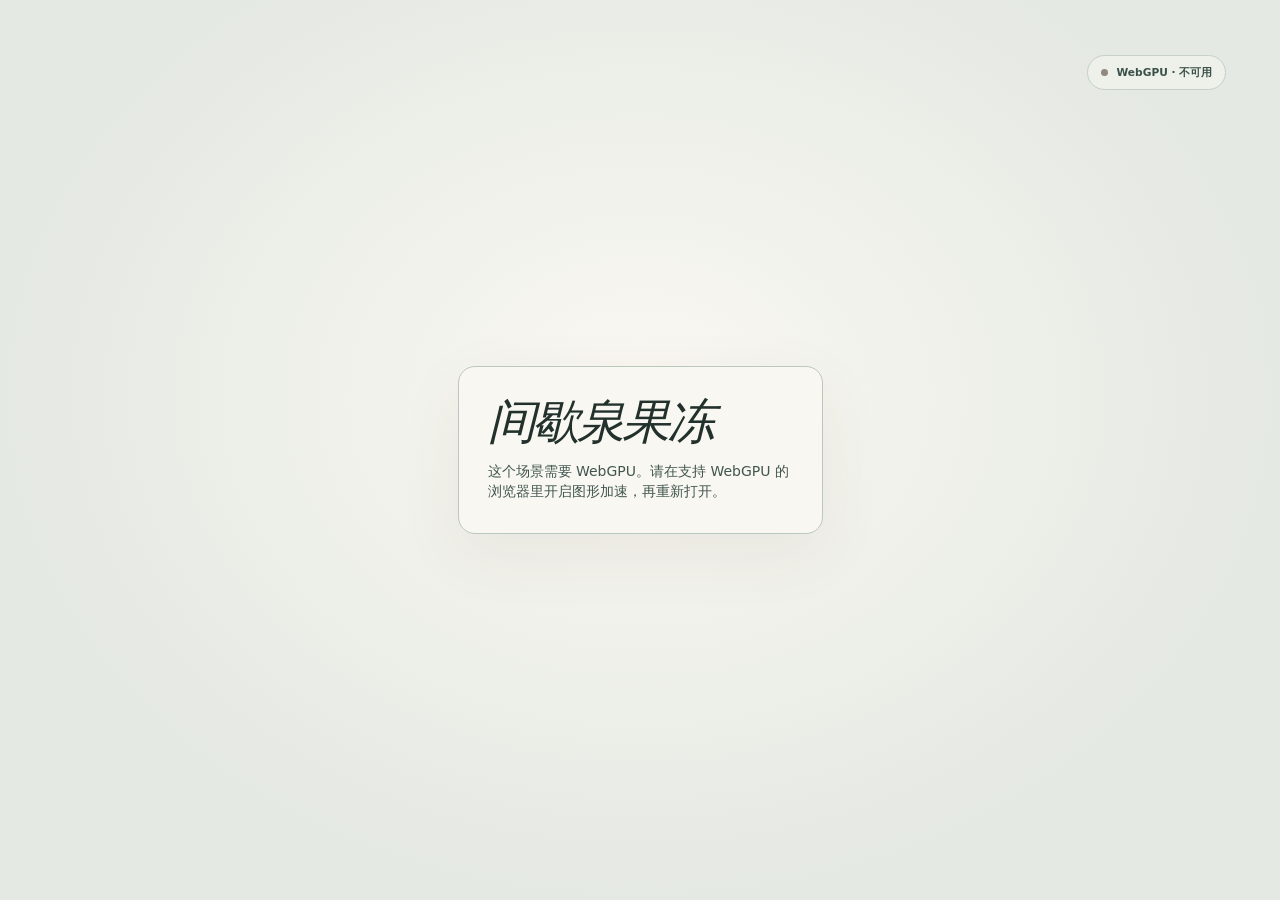
<file: works/geyser-jelly/index.html>
<!doctype html>
<html lang="zh-CN">
<head>
<meta charset="utf-8">
<meta name="viewport" content="width=device-width, initial-scale=1, viewport-fit=cover">
<meta name="color-scheme" content="light">
<meta name="description" content="An interactive WebGPU material study of an Icelandic island suspended in jelly.">
<link rel="icon" href="data:,">
<title>间歇泉果冻 · Geyser Jelly</title>
<style>
:root {
  color-scheme: light;
  --paper:#ece9e3; --ink:#241f1d; --rule:#d5d0c8; --accent:#17a39b;
  --muted:#625b53; --mint:#087971;
  --serif:"Baskerville","Palatino Linotype","Book Antiqua",Georgia,serif;
  --mono:"SFMono-Regular",Consolas,"Liberation Mono",monospace;
  font: 14px/1.45 "Segoe UI",system-ui,sans-serif;
  color:var(--ink);
  background:var(--paper);
}
* {box-sizing:border-box}
[hidden] {display:none!important}
body {margin:0; width:100%; height:100vh; height:100dvh; overflow:hidden; overscroll-behavior:none}
button,input {font:inherit}
button {cursor:pointer;color:inherit}
button:focus-visible,input:focus-visible,summary:focus-visible {outline:2px solid var(--mint);outline-offset:4px}
button:disabled {opacity:.45;cursor:default}
#stage {position:absolute;inset:0;width:100%;height:100%;touch-action:none;cursor:grab}
#stage:active {cursor:grabbing}
#stage[data-mode="water"],#stage[data-mode="pool"] {cursor:crosshair}
.intro {position:absolute;top:clamp(29px,6.2vh,65px);left:clamp(24px,5.05vw,87px);pointer-events:none}
.eyebrow,.play-label,.panel-label,.phase,.status,.specimen {
  font-family:var(--mono);font-size:.76rem;font-weight:600;letter-spacing:.15em;text-transform:uppercase
}
.eyebrow {display:flex;align-items:center;gap:10px;color:var(--mint);margin:0 0 19px}
.eyebrow::before {content:"";width:9px;height:9px;border:1px solid currentColor;border-radius:50% 50% 48% 8%;transform:rotate(-45deg)}
h1 {font:italic 400 clamp(69px,7.25vw,124px)/.79 var(--serif);letter-spacing:-.075em;margin:0 0 25px}
h1 span {display:block}
h1 b {font-weight:400;color:var(--mint)}
.intro hr {border:0;background:#aca498;width:55px;height:1px;margin:0 0 13px}
.intro .description {max-width:208px;margin:0;color:#534b42;font-size:14px;line-height:1.55}
.status {position:absolute;top:clamp(28px,6.1vh,64px);right:clamp(20px,4.2vw,72px);display:flex;align-items:center;gap:9px;
  padding:9px 13px;border:1px solid #d0cbc2;border-radius:100px;background:#f7f5efd9;white-space:nowrap;color:#3a5148}
.status::before {content:"";width:7px;height:7px;background:#309f79;border-radius:50%;box-shadow:0 0 0 3px #309f7920}
.status[data-state="paused"]::before {background:#ab793e;box-shadow:0 0 0 3px #ab793e20}
.status[data-state="unavailable"]::before,.status[data-state="loading"]::before {background:#91887e;box-shadow:none}
.controls {position:absolute;z-index:2;right:clamp(20px,4.2vw,72px);top:50%;transform:translateY(-48%);
  width:248px;padding:16px;background:linear-gradient(155deg,#fbfaf6ee,#f4f0e9b8);border:1px solid #fffaf2;
  border-radius:17px;box-shadow:0 14px 45px #483d2c12,0 0 0 1px #65583b18;backdrop-filter:blur(18px)}
.panel-head {display:flex;justify-content:space-between;align-items:center;padding:0 1px 13px}
.panel-label {color:#423c34;letter-spacing:.13em}
.phase {color:var(--mint);font-size:.69rem;letter-spacing:.08em;text-align:right}
.action {display:flex;align-items:center;width:100%;gap:10px;padding:0 12px;height:44px;border-radius:8px;
  font-family:var(--mono);font-weight:700;letter-spacing:.105em;font-size:.83rem;transition:background .15s,box-shadow .15s}
.action svg {width:17px;height:17px;flex:none;fill:none;stroke:currentColor;stroke-width:1.45;stroke-linecap:round;stroke-linejoin:round}
.action .detail {margin-left:auto;font-weight:400;letter-spacing:0;font-size:.75rem;white-space:nowrap}
#erupt {background:#087d75;border:1px solid #087d75;color:#fff;box-shadow:0 3px 7px #0f6b5430}
#erupt:hover {background:#086b65}
#tremor {background:#f5e9df;border:1px solid #e6d6c8;color:#863e2e;margin-top:8px}
#tremor:hover {background:#efdece}
.parameters {border-block:1px solid var(--rule);margin:15px 0 11px;padding:12px 0 9px;display:grid;gap:10px}
.parameter {display:grid;grid-template-columns:1fr auto;gap:3px;font-size:.89rem}
output {font:600 .78rem/1.5 var(--mono);color:#17675f}
input[type="range"] {grid-column:1/-1;appearance:none;width:100%;margin:0;height:16px;background:transparent;cursor:pointer;touch-action:pan-x}
input[type="range"]::-webkit-slider-runnable-track {height:3px;border-radius:4px;background:linear-gradient(to right,var(--accent) var(--fill),#d8d3ca var(--fill))}
input[type="range"]::-moz-range-track {height:3px;border-radius:4px;background:linear-gradient(to right,var(--accent) var(--fill),#d8d3ca var(--fill))}
input[type="range"]::-webkit-slider-thumb {appearance:none;width:11px;height:11px;border-radius:50%;background:#087d75;margin-top:-4px;border:1px solid #fff}
input[type="range"]::-moz-range-thumb {width:10px;height:10px;border-radius:50%;background:#087d75;border:1px solid #fff}
.utility {display:grid;grid-template-columns: .78fr .84fr 1.25fr;column-gap:5px}
.utility button {border:1px solid transparent;border-radius:5px;background:transparent;padding:5px 0;font-size:.82rem;white-space:nowrap}
.utility button:hover {background:#ffffff91;border-color:#d5d0c8}
.utility button+button {box-shadow:-3px 0 0 -2px #d5d0c8}
#drawer {display:none}
.play {position:absolute;bottom:clamp(21px,4.7vh,52px);left:clamp(24px,5.05vw,87px);right:clamp(24px,5.05vw,87px);pointer-events:none}
.play-label {margin:0 0 5px;color:var(--mint)}
.play-title {font:italic 400 clamp(20px,2vw,29px)/1.13 var(--serif);margin:0 0 8px;letter-spacing:-.035em}
.instructions {color:var(--muted);font-size:.81rem;line-height:1.55;max-width:850px;margin:0}
.specimen {position:absolute;right:clamp(20px,4.2vw,72px);bottom:clamp(21px,4.7vh,52px);color:#666057;font-size:.73rem;pointer-events:none}
.specimen span {display:block;text-align:right;letter-spacing:.06em;color:#7a7166}
.fallback {position:absolute;inset:0;display:grid;place-items:center;background:radial-gradient(ellipse at 50% 44%,#faf8f2,var(--paper) 70%)}
.fallback section {width:min(90vw,365px);padding:32px 29px;border-radius:17px;border:1px solid var(--rule);background:#f9f7f1;box-shadow:0 20px 65px #593e2b12}
.fallback h2 {font:italic 400 48px/.95 var(--serif);letter-spacing:-.065em;margin:0 0 16px}
.fallback p {margin:0;color:var(--muted)}
.unavailable #stage,.unavailable .intro,.unavailable .controls,.unavailable .play,.unavailable #drawer,.unavailable .specimen {display:none}
#loading {position:absolute;top:49%;left:50%;transform:translate(-50%,-50%);color:var(--muted);font: .85rem var(--mono);pointer-events:none}
@media(max-width:1120px) {
  .controls {width:219px}
  .specimen {display:none}
}
@media(max-width:900px), (max-height:560px) {
  .intro {top:max(22px,env(safe-area-inset-top));left:23px}
  .eyebrow {margin-bottom:10px;font-size:.69rem}
  h1 {font-size:clamp(46px,10vw,72px);margin-bottom:12px;line-height:.84}
  .intro hr {width:35px;margin-bottom:7px}
  .intro .description {font-size:12px;max-width:177px;line-height:1.35}
  .status {top:max(23px,env(safe-area-inset-top));right:17px;font-size:.68rem;padding:7px 9px;letter-spacing:.08em}
  .play {left:23px;right:23px;bottom:calc(76px + env(safe-area-inset-bottom));}
  .play-title {font-size:19px;margin:0 0 5px}
  .play-label {font-size:.69rem}
  .instructions {font-size:.75rem;max-width:490px}
  #drawer {display:flex;position:absolute;z-index:3;align-items:center;justify-content:space-between;bottom:max(12px,env(safe-area-inset-bottom));left:16px;right:16px;
    width:calc(100% - 32px);height:46px;border:1px solid var(--rule);border-radius:10px;background:#f7f4ed;
    padding:0 15px;font:600 .85rem var(--mono);letter-spacing:.12em}
  #drawer::after {content:"";width:7px;height:7px;transform:translateY(2px) rotate(45deg);border-top:1px solid;border-left:1px solid}
  #drawer[aria-expanded="true"]::after {transform:translateY(-2px) rotate(225deg)}
  .controls {display:none;right:16px;left:16px;top:auto;bottom:calc(63px + env(safe-area-inset-bottom));
    width:auto;max-height:calc(100dvh - 91px - env(safe-area-inset-bottom));overflow:auto;transform:none}
  .drawer-open .controls {display:block}
}
@media(max-height:560px) and (min-width:600px) {
  h1 span {display:inline}
  .intro .description,.intro hr,.instructions {display:none}
  #drawer {width:220px;left:auto}
  .controls {left:auto;width:240px}
  .play {bottom:20px}
}
@media(prefers-reduced-motion:reduce) {* {transition:none!important}}

:root {--paper:#e5e9e3;--ink:#23312c;--rule:#bac8c0;--mint:#195e55;--muted:#41564f}
.intro {top:clamp(25px,6vh,56px)}
.intro h1 {max-width:6em;font:600 clamp(29px,4vw,65px)/1.12 "Noto Serif SC","Songti SC",SimSun,serif;letter-spacing:-.055em;margin:0 0 8px}
.location {margin:0 0 8px;color:#325951;font:italic 1.25rem var(--serif)}
.intro .description {color:#41564f;max-width:12em}
.controls {background:#eef2ebef;border:1px solid #c4d0c8;border-radius:7px;box-shadow:0 7px 26px #223b2c20}
.panel-label,.phase,.status,.specimen,#drawer,.action {font-family:inherit;letter-spacing:normal;text-transform:none}
.status {background:#eef2ebef;border-color:#c4d0c8}
.action {border-radius:5px}
#erupt,#quick-erupt {background:#175c51;border:1px solid #175c51;color:#fff}
#tremor {background:#f0e6db;border-color:#e0c6ab;color:#723a27}
.play-title {font:600 clamp(15px,1.6vw,22px)/1.4 "Noto Serif SC","Songti SC",SimSun,serif;letter-spacing:0}
#quick-erupt {display:none}
@media(max-width:900px),(max-height:560px) {
  .intro h1 {font-size:clamp(24px,5.8vw,40px)}
  .location {font-size:1rem}
  .intro .description,.instructions {display:none}
  .controls {bottom:calc(66px + env(safe-area-inset-bottom))}
  #quick-erupt {display:flex;position:absolute;z-index:3;left:16px;bottom:max(12px,env(safe-area-inset-bottom));width:calc(58% - 20px)}
  #drawer {left:auto;width:calc(42% - 20px);background:#eef2eb}
  .play {bottom:calc(68px + env(safe-area-inset-bottom))}
}
@media(max-width:450px) {
  .status {font-size:.65rem}
  .intro {left:16px}
}
.unavailable #quick-erupt {display:none}
.embedded .intro .description,.embedded .instructions,.embedded .specimen {display:none}
</style>
</head>
<body>
<main>
<canvas id="stage" aria-label="可拖动海面和观鲸船的冰岛火山岛模型"></canvas>
<header class="intro">
  <h1>间歇泉果冻</h1>
  <p class="location">Strokkur · 冰岛</p>
  <p class="description">玄武岩海岸托着一座小岛，步道上的人正等着温泉喷发。</p>
</header>
<aside class="controls" id="controls" aria-label="场景控制">
  <div class="panel-head"><span class="panel-label">温泉状态</span><span id="phase" class="phase">蓄水</span></div>
  <button class="action" id="erupt" disabled>
    <svg viewBox="0 0 20 20" aria-hidden="true"><path d="M2 16h16M7 15l2-7m4 7-2-7m-1-1V2M6 8 4 5m10 3 2-3"/></svg>
    唤醒间歇泉 <span class="detail" id="peak">20–35 m</span>
  </button>
  <button class="action" id="tremor" disabled>
    <svg viewBox="0 0 20 20" aria-hidden="true"><path d="M1 11h4l2-5 3 9 3-11 2 7h4"/></svg>
    触发火山震动
  </button>
  <div class="parameters">
    <label class="parameter" for="firmness">果冻硬度 <output id="firmness-value">50</output><input id="firmness" type="range" min="10" max="100" value="50"></label>
    <label class="parameter" for="damping">波浪阻尼 <output id="damping-value">30</output><input id="damping" type="range" min="5" max="90" value="30"></label>
    <label class="parameter" for="sensitivity">倾斜灵敏度 <output id="sensitivity-value">5</output><input id="sensitivity" type="range" min="1" max="10" value="5"></label>
  </div>
  <div class="utility">
    <button id="reset" disabled>重置</button>
    <button id="pause" aria-pressed="false" disabled>暂停</button>
    <button id="view" disabled>重置视角</button>
  </div>
</aside>
<button id="drawer" aria-controls="controls" aria-expanded="false">场景控制</button>
<button class="action" id="quick-erupt" type="button" disabled>唤醒间歇泉</button>
<footer class="play">
  <p class="play-title" id="first-try" aria-live="polite">先唤醒间歇泉，看看步道上的人。</p>
  <p class="instructions">拖动海面造浪，拉动切面让岛倾斜。拖空白处换视角，滚轮或双指缩放。</p>
</footer>
<div class="specimen">模型范围 <span>约 104 × 104 米</span></div>
<div id="loading" role="status">正在构建岛屿…</div>
<div class="fallback" id="fallback" hidden>
  <section><h2>间歇泉果冻</h2><p>这个场景需要 WebGPU。请在支持 WebGPU 的浏览器里开启图形加速，再重新打开。</p></section>
</div>
<div class="status" id="status" data-state="loading" role="status">WebGPU · 载入中</div>
</main>
<script>
'use strict';

const $ = id => document.getElementById(id);
const canvas = $('stage');
const entry = new URLSearchParams(location.search);
let triedEruption = false;
if (entry.get('embed') === '1') document.body.classList.add('embedded');
const TAU = Math.PI * 2;
const SIZE = 5.2, HALF = SIZE / 2, SEA = 1, N = 168, DX = SIZE / (N - 1);
const BODY_DT = 1 / 240, WATER_DT = 1 / 120;
const clamp = (v, a = 0, b = 1) => Math.min(b, Math.max(a, v));
const mix = (a, b, t) => a + (b - a) * t;
const smooth = (a, b, x) => { const t = clamp((x - a) / (b - a)); return t * t * (3 - 2 * t); };
const add = (a, b) => a.map((v, i) => v + b[i]);
const sub = (a, b) => a.map((v, i) => v - b[i]);
const scale = (a, s) => a.map(v => v * s);
const dot = (a, b) => a[0]*b[0] + a[1]*b[1] + a[2]*b[2];
const cross = (a,b) => [a[1]*b[2]-a[2]*b[1],a[2]*b[0]-a[0]*b[2],a[0]*b[1]-a[1]*b[0]];
const unit = a => scale(a, 1 / (Math.hypot(...a) || 1));
const fract = v => v - Math.floor(v);
const hash = (x,z) => fract(Math.sin(x*127.1 + z*311.7) * 43758.5453);
function noise(x,z) {
  const ix=Math.floor(x), iz=Math.floor(z), u=x-ix, v=z-iz;
  return mix(mix(hash(ix,iz),hash(ix+1,iz),smooth(0,1,u)),mix(hash(ix,iz+1),hash(ix+1,iz+1),smooth(0,1,u)),smooth(0,1,v));
}
function rng(seed) {
  return () => {
    seed = (Math.imul(seed,1664525) + 1013904223) >>> 0;
    return seed / 4294967296;
  };
}
let random = rng(317);
const between = (a,b) => mix(a,b,random());
function linear(h) {
  return [16,8,0].map(i => {
    const c=((h>>i)&255)/255;
    return c<=.04045 ? c/12.92 : ((c+.055)/1.055)**2.4;
  });
}
const blend = (a,b,t) => a.map((v,i) => mix(v,b[i],t));
const colors = {
  black:linear(0x2b3032), basalt:linear(0x4f5054), rock:linear(0x69636a),
  moss:linear(0x7b9b42), grass:linear(0x8fae50), turf:linear(0x516b30), lichen:linear(0xbac66b),
  sand:linear(0x403943), scoria:linear(0x594247), rust:linear(0xa95c4d), snow:linear(0xe7eef0),
  bed:linear(0x527c73), pebble:linear(0x786f65), cream:linear(0xf5e7cd), silica:linear(0xf3f3dd),
  timber:linear(0x986740), lightWood:linear(0xba8c5c), tar:linear(0x303336), white:linear(0xf5edd6),
  red:linear(0xa74935), roof:linear(0x843d35), orange:linear(0xe36932), navy:linear(0x244957),
  turquoise:linear(0x4cbfc2), blue:linear(0x157b9e), mud:linear(0x858478), lava:linear(0xff6324),
  coal:linear(0x352832), yellow:linear(0xffc258)
};
const GEYSER = [0.03, .045, .174, .126, 1.445, 21];
const LAGOON = [-1.22, .99, .49, .325, 1.215, 22];
const springs = [
  [.44,-.36,.152,.115,1.415,22],
  [-.04,-.51,.17,.097,1.43,22],
  [-.41,-.31,.114,.095,1.428,23],
  [.48,.40,.10,.077,1.347,24]
];
const VOLCANO = [-1.18,-1.24];
const CRATER_Y = 2.30;
const VENT = [-1.62,-.91];
const flowKnots = [
  [-1.62,-.91],[-1.72,-.82],[-1.73,-.67],[-1.91,-.51],[-1.85,-.34],[-2.03,-.16],[-2.09,.065],[-2.35,.25]
];
const flowEnd = flowKnots.at(-1);
const flowCoast = [-2.06,-.04];
const paths = [
  [[-.39,.45],[-.62,.61],[-.90,.68],[-1.05,.80]],
  [[.47,.50],[.64,.55],[.86,.51],[1.07,.53]],
  [[.10,.59],[.12,.82],[.14,1.05],[.24,1.35],[.15,1.59]],
  [[1.04,.46],[1.02,.78],[.82,.99],[.66,1.24]],
  [[.04,-.23],[.32,-.71],[.63,-.92],[1.31,-1.29],[1.59,-1.46]]
];
function oval(x,z,p) { return Math.hypot((x-p[0])/p[2],(z-p[1])/p[3]); }
function lineDistance(x,z,path) {
  let best=10;
  for(let i=1;i<path.length;i++){
    const a=path[i-1], b=path[i], dx=b[0]-a[0], dz=b[1]-a[1];
    const t=clamp(((x-a[0])*dx+(z-a[1])*dz)/(dx*dx+dz*dz));
    best=Math.min(best,Math.hypot(x-a[0]-t*dx,z-a[1]-t*dz));
  }
  return best;
}
function ground(x,z) {
  const edge=Math.min(HALF-Math.abs(x),HALF-Math.abs(z));
  const grain=noise(x*4.4+4,z*4.4-11)-.5;
  const detail=noise(x*14,z*14)-.5;
  const bed=.219 + smooth(0,.5,edge)*(.07 + .13*noise(x*1.5+3,z*1.4));
  const outline=Math.max(
    1-oval(x,z,[-.98,-.76,1.25,1.38]),
    1-oval(x,z,[.78,-.70,1.31,1.39]),
    1-oval(x,z,[.06,.30,1.76,1.15]),
    1-oval(x,z,[-1.06,.93,.99,.72]),
    1-oval(x,z,[.93,.89,1.04,.82]),
    1-oval(x,z,[.06,1.09,.83,.65])
  ) + grain*.13 + detail*.032;
  const shore=smooth(-.248,.232,outline);
  let y=bed+shore*(.94+.105*noise(x*1.9,z*1.9)+grain*.085+detail*.044);
  const r=Math.hypot(x-VOLCANO[0],(z-VOLCANO[1])*1.08)+grain*.105;
  const cone = 1.09*Math.pow(clamp(1-r/1.11),.89) + .405*Math.exp(-((r-.292)**2)/.036)
    - .69*Math.exp(-(r*r)/.044);
  y+=Math.max(0,cone)*smooth(.64,.87,shore);
  const mesa=Math.max(Math.abs((x-1.15)/.73),Math.abs((z+1.23)/.61));
  y += (1-smooth(.93,1.11,mesa+grain*.13))*(.29+.095*noise(x*3,z*3))*shore;
  y+=.12*Math.exp(-(oval(x,z,[.01,.047,.62,.53])**2))*shore;
  const harborRamp=smooth(1.24,1.57,z)*(1-smooth(1.71,2.07,z))*(1-smooth(.09,.32,Math.abs(x-.215)));
  y=mix(y,1.103-(z-1.53)*.48,harborRamp*.99);
  const beach=Math.max(1-smooth(.24,1.,oval(x,z,[-1.57,1.45,.59,.46])),
    1-smooth(.2,1.,oval(x,z,[.01,1.60,.48,.38])));
  y-=(y-1.026)*.82*beach*Math.exp(-(((y-1.026)/.24)**2));
  const dVent=Math.hypot(x-VENT[0],z-VENT[1]);
  y+=.112*Math.exp(-((dVent-.061)**2)/.0022);
  const fd=lineDistance(x,z,flowKnots);
  y-=.033*(1-smooth(.022,.12,fd))*shore;
  for(const p of POOLS){
    const d=oval(x,z,p);
    if(d<1.65){
      const raised=p[5]===21 ? .018 : .012;
      const depth=p===LAGOON ? .155 : p[5]===21 ? .136 : .097;
      const bowl=p[4]+mix(-depth,.067,smooth(.34,1.045,d))+raised*Math.exp(-((d-1.12)**2)/.023);
      y=mix(bowl,y,smooth(.97,1.63,d));
    }
  }
  return y;
}
const POOLS = [GEYSER,LAGOON,...springs];
function groundColor(x,y,z) {
  const grit=noise(x*19,z*19), patch=noise(x*5+91,z*5), dark=noise(x*42,z*42);
  if(y<.88){
    const c=blend(colors.bed,colors.pebble,patch*.72);
    return blend(c,colors.black,grit*.36);
  }
  if(y<1.13) return blend(colors.sand,colors.basalt,grit*.48);
  const dv=Math.hypot((x-VOLCANO[0])/1.02,(z-VOLCANO[1])/.91);
  let c=blend(colors.turf,blend(colors.moss,colors.lichen,grit*.63), smooth(.1,.8,patch));
  if(dv<1.08){
    const volcanic=blend(colors.scoria,blend(colors.rust,colors.basalt,patch),grit*.80);
    c=blend(c,volcanic,(1-smooth(.71,1.08,dv))*.96);
    const snow=smooth(2.25,2.43,y+(patch-.60)*.55+(grit-.5)*.14);
    c=blend(c,colors.snow,snow*.95);
  }
  for(const p of POOLS){
    const d=oval(x,z,p);
    const band=(1-smooth(1.17,1.73,d+(grit-.5)*.22))*(p===LAGOON ? .98 : .83);
    if(band>0) {
      let mineral=p===LAGOON ? colors.silica : blend(colors.cream,colors.silica,grit*.74);
      if(p===GEYSER){
        const streak=(.5+.5*Math.sin(18*Math.atan2(z-p[1],x-p[0])+patch*4));
        mineral=blend(mineral,colors.orange,smooth(.59,.97,streak)*smooth(1,1.6,d)*.87);
      }
      c=blend(c,mineral,band);
    }
  }
  for(const path of paths) {
    const d=lineDistance(x,z,path);
    if(d<.088) c=blend(c,colors.pebble,(1-smooth(.024,.088,d))*mix(.50,.91,grit));
  }
  return scale(c,.81+.33*dark);
}
class Mesh {
  constructor(capacity=4096) { this.data=new Float32Array(capacity*10); this.count=0; }
  vertex(p,n,c,m) {
    if(this.count*10>=this.data.length) {
      const next=new Float32Array(this.data.length*2);
      next.set(this.data);
      this.data=next;
    }
    let i=this.count++*10;
    const a=this.data;
    a[i++]=p[0]; a[i++]=p[1]; a[i++]=p[2];
    a[i++]=n[0]; a[i++]=n[1]; a[i++]=n[2];
    a[i++]=c[0]; a[i++]=c[1]; a[i++]=c[2]; a[i]=m;
  }
  tri(a,b,c,col,mat=0) {
    const n=unit(cross(sub(b,a),sub(c,a)));
    this.vertex(a,n,col,mat); this.vertex(b,n,col,mat); this.vertex(c,n,col,mat);
  }
  quad(a,b,c,d,col,mat=0) {
    this.tri(a,b,c,col,mat); this.tri(a,c,d,col,mat);
  }
  box(p,w,h,d,col,yaw=0,mat=0) {
    const a=Math.cos(yaw), b=Math.sin(yaw);
    const point=(x,y,z)=>[p[0]+a*x-b*z,p[1]+y,p[2]+b*x+a*z];
    const v=[point(-w/2,0,-d/2),point(w/2,0,-d/2),point(w/2,0,d/2),point(-w/2,0,d/2),
      point(-w/2,h,-d/2),point(w/2,h,-d/2),point(w/2,h,d/2),point(-w/2,h,d/2)];
    this.quad(v[0],v[1],v[5],v[4],col,mat); this.quad(v[1],v[2],v[6],v[5],col,mat);
    this.quad(v[2],v[3],v[7],v[6],col,mat); this.quad(v[3],v[0],v[4],v[7],col,mat);
    this.quad(v[4],v[5],v[6],v[7],col,mat); this.quad(v[3],v[2],v[1],v[0],col,mat);
    // Face order above points inward. Flip only the shading normals.
    for(let i=(this.count-36)*10;i<this.count*10;i+=10) {
      this.data[i+3]*=-1; this.data[i+4]*=-1; this.data[i+5]*=-1;
    }
  }
  tube(a,b,ra,rb,col,mat=0,sides=7,caps=true,phase=0) {
    const axis=unit(sub(b,a));
    const u=unit(cross(axis,Math.abs(axis[1])>.92?[1,0,0]:[0,1,0]));
    const v=cross(axis,u);
    const point=(p,r,i)=>add(p,add(scale(u,Math.cos(i*TAU/sides+phase)*r),scale(v,Math.sin(i*TAU/sides+phase)*r)));
    for(let i=0;i<sides;i++){
      const s=point(a,ra,i),t=point(a,ra,i+1),q=point(b,rb,i),r=point(b,rb,i+1);
      this.quad(s,t,r,q,col,mat);
      if(caps){this.tri(a,t,s,col,mat);this.tri(b,q,r,col,mat);}
    }
  }
  lump(p,rx,ry,rz,col,mat=0,sides=8,rings=4,yaw=0,rough=0) {
    const cv=Math.cos(yaw),sv=Math.sin(yaw);
    const points=[];
    for(let j=0;j<=rings;j++){
      const phi=Math.PI*j/rings;
      const ring=[];
      for(let i=0;i<sides;i++){
        const a=i*TAU/sides, r=Math.sin(phi)*(1+rough*(hash(i+11,j+p[0])-.5));
        const x=rx*r*Math.cos(a), z=rz*r*Math.sin(a);
        ring.push([p[0]+cv*x-sv*z,p[1]+Math.cos(phi)*ry,p[2]+sv*x+cv*z]);
      }
      points.push(ring);
    }
    for(let j=0;j<rings;j++) for(let i=0;i<sides;i++){
      const k=(i+1)%sides;
      if(j!==rings-1) this.tri(points[j][i],points[j+1][k],points[j+1][i],col,mat);
      if(j!==0) this.tri(points[j][i],points[j][k],points[j+1][k],col,mat);
    }
  }
}
function drawBase(m) {
  const R=218, points=[], normals=[], surfaceColors=[];
  for(let j=0;j<=R;j++) for(let i=0;i<=R;i++){
    const x=i*SIZE/R-HALF, z=j*SIZE/R-HALF, y=ground(x,z);
    points.push([x,y,z]);
    normals.push(unit([ground(x-.012,z)-ground(x+.012,z),.024,ground(x,z-.012)-ground(x,z+.012)]));
    surfaceColors.push(groundColor(x,y,z));
  }
  for(let j=0;j<R;j++) for(let i=0;i<R;i++){
    const a=j*(R+1)+i, b=a+1, c=a+R+1, d=c+1;
    for(const k of [a,c,b,b,c,d]) m.vertex(points[k],normals[k],surfaceColors[k],1);
  }
  for(let side=0;side<4;side++) for(let k=0;k<128;k++){
    const u=-HALF+k*SIZE/128, v=u+SIZE/128;
    const p=(t,y)=>side===0?[t,y,HALF]:side===1?[HALF,y,-t]:side===2?[-t,y,-HALF]:[-HALF,y,t];
    const top=(t)=>{const q=p(t,0);q[1]=ground(q[0],q[2]);return q;};
    m.quad(p(u,.025),p(v,.025),top(v),top(u),colors.rock,2);
  }
  m.quad([-HALF,.025,-HALF],[HALF,.025,-HALF],[HALF,.025,HALF],[-HALF,.025,HALF],colors.black,2);
  m.quad([-220,0,-220],[-220,0,220],[220,0,220],[220,0,-220],linear(0xece9e3),10);
}
function pond(m,p,t=0,stir=0) {
  const [x,z,rx,rz,y,material]=p;
  const col=material===21 ? colors.blue : material===22 ? colors.turquoise : material===23 ? linear(0x1473a3) : colors.mud;
  const rings=material===21 ? 22 : 9, slices=48;
  function point(r,i) {
    const a=i*TAU/slices;
    const edge=1+(noise(a*4+10,x*8)-.5)*.09;
    let h=y;
    if(material===21){
      const drained=(1-smooth(0,2.8,t))+smooth(15.85,17.59,t);
      h-=drained*.081*(1-r*r);
      const surge=smooth(9.15,12.1,t)*(1-smooth(12.74,12.88,t));
      const heave=(.5+.5*Math.cos((t-9.6)*5.78))*surge;
      const dome=smooth(12.04,12.85,t)*(1-smooth(12.87,12.96,t));
      h+=Math.pow(1-r*r,1.3)*(dome*.158+heave*.059);
      h+=Math.sin(r*25-t*11+Math.sin(a*3))*(.002+stir*.008)*(1-r);
    }
    return [x+Math.cos(a)*rx*r*edge,h,z+Math.sin(a)*rz*r*edge];
  }
  for(let j=0;j<rings;j++) for(let i=0;i<slices;i++){
    const r=j/rings, s=(j+1)/rings, a=point(r,i), b=point(r,i+1), c=point(s,i), d=point(s,i+1);
    if(j) m.tri(a,b,c,col,material);
    m.tri(b,d,c,col,material);
  }
}
function drawLandDetails(m) {
  for(const p of [LAGOON,...springs]) pond(m,p);
  for(let i=0;i<5400;i++){
    const x=between(-2.57,2.57), z=between(-2.57,2.57), y=ground(x,z);
    const onLand=y>1.025, base=groundColor(x,y,z);
    if(onLand && (POOLS.some(p=>oval(x,z,p)<1.14) || lineDistance(x,z,flowKnots)<.075)) continue;
    const r=between(.006,.030)*(onLand?1:1.5);
    if(onLand && y<1.8 && base[1]>base[0]*1.13 && random()<.84){
      for(let s=0;s<3;s++){
        const a=between(0,TAU), dx=Math.cos(a)*r,dz=Math.sin(a)*r;
        m.tri([x-dz*.35,y-.004,z+dx*.35],[x+dz*.35,y-.004,z-dx*.35],
          [x+dx*.94,y+r*between(.9,2.9),z+dz*.94],blend(colors.moss,colors.lichen,between(.04,.85)),5);
      }
    }else if(random()<.31){
      const c=onLand ? blend(base,colors.basalt,.32) : blend(colors.black,colors.pebble,random()*.8);
      m.lump([x,y,z],r,r*between(.44,1.0),r*between(.66,1.5),c,1,5,2,random()*TAU,.5);
    }
  }
  for(let i=0;i<104;i++){
    const x=between(-2.47,2.47), z=between(-2.43,2.43), y=ground(x,z);
    if(y>.93 || y<.26) continue;
    const s=between(.025,.093);
    const c=blend(colors.basalt,colors.pebble,random()*.35);
    m.lump([x,y,z],s,s*.63,s*.86,c,1,7,3,random()*TAU,.72);
  }
  drawBasalt(m);
  undersea(m);
}
const basaltStacks=[[2.24,-1.46,.165,1.53],[2.35,-1.00,.115,1.32],[2.30,-.63,.087,1.17]];
function drawBasalt(m){
  for(let i=0;i<43;i++){
    const z=-1.90+i*.037, x=1.81+.045*noise(i*.43,6)+between(-.028,.06);
    const y=ground(x,z);
    const tops=1.40+.35*noise(i*.13,8)+between(-.04,.07);
    const c=blend(colors.black,colors.rock,between(.30,.92));
    m.tube([x,Math.max(.45,y-.45),z],[x,Math.max(y+.03,tops),z],between(.026,.053),between(.028,.058),c,3,6);
    if(i%2) m.lump([x,Math.max(y+.03,tops),z],.046,.017,.040,blend(colors.turf,colors.moss,random()),5,6,2);
  }
  for(const [x,z,r,h] of basaltStacks){
    for(let i=0;i<37;i++){
      const a=i*2.4, radius=r*Math.sqrt(i/37), px=x+radius*Math.cos(a), pz=z+radius*Math.sin(a);
      const top=h-.13*(radius/r)**3+between(-.028,.032);
      const width=between(.025,.047);
      m.tube([px,ground(px,pz)-.023,pz],[px,top,pz],width*1.8,width,blend(colors.black,colors.rock,random()*.91),3,6);
      if(i%2===0) m.lump([px,top,pz],width*1.16,.02,width*1.20,blend(colors.turf,colors.moss,random()),5,6,2);
    }
  }
}
const kelpSites=[[-1.73,1.73],[-2.32,.79],[-2.3,1.37],[-1.84,2.26],[1.53,2.14],[1.96,1.74],[2.07,.36],
  [.81,2.38],[-.85,2.32],[1.42,1.91],[-2.38,-.65],[1.88,2.29]];
function undersea(m) {
  for(let i=0;i<kelpSites.length;i++){
    const [x,z]=kelpSites[i], y=ground(x,z);
    for(let j=0;j<6;j++){
      const a=j*TAU/6+.6, height=between(.09,.29), lean=between(.06,.15);
      const col=blend(linear(0x395134),linear(0x9a9043),random());
      for(let k=0;k<7;k++){
        const stem=(t,s)=>[x+Math.cos(a)*t*t*lean+Math.sin(a)*s,y+t*height,z+Math.sin(a)*t*t*lean-Math.cos(a)*s];
        const width=t=>(.014*Math.sin(t*Math.PI));
        const t=k/7, u=(k+1)/7;
        m.quad(stem(t,-width(t)),stem(u,-width(u)),stem(u,width(u)),stem(t,width(t)),col,6);
      }
    }
  }
  for(let i=0;i<20;i++){
    const x=between(-2.46,2.46), z=between(.46,2.45), y=ground(x,z);
    if(y>.82) continue;
    if(i%2){
      const r=between(.035,.066), c=blend(colors.orange,colors.yellow,random()*.62);
      for(let k=0;k<5;k++){
        const a=k*TAU/5+i;
        const joint=[x+Math.cos(a)*r*.45,y+.012,z+Math.sin(a)*r*.45];
        m.tube([x,y+.013,z],joint,r*.20,r*.15,c,0,5,false);
        m.tube(joint,[x+Math.cos(a)*r,y+.007,z+Math.sin(a)*r],r*.16,.001,c,0,5,false);
      }
    }else{
      const c=linear(0x452940);
      m.lump([x,y+.027,z],.033,.024,.034,c,0,7,3);
      for(let j=0;j<20;j++){
        const a=j*2.4, h=between(.02,.66), dir=[Math.cos(a)*Math.cos(h),Math.sin(h),Math.sin(a)*Math.cos(h)];
        m.tube(add([x,y+.028,z],scale(dir,.017)),add([x,y+.028,z],scale(dir,between(.042,.055))),.002,.0005,c,0,4,false);
      }
    }
  }
}

function ridgeHouse(m,x,z,w,d,yaw,wall,roof,turf=false,spire=false) {
  const y=ground(x,z)-.015;
  const h=w*.65, rise=w*.42;
  const cos=Math.cos(yaw),sin=Math.sin(yaw);
  const p=(x0,y0,z0)=>[x+cos*x0-sin*z0,y+y0,z+sin*x0+cos*z0];
  m.box(p(0,0,0),w,h,d,wall,yaw,4);
  m.tri(p(-w/2,h,d/2),p(w/2,h,d/2),p(0,h+rise,d/2),wall,4);
  m.tri(p(w/2,h,-d/2),p(-w/2,h,-d/2),p(0,h+rise,-d/2),wall,4);
  const e=w/2+.018, t=d/2+.02;
  m.quad(p(-e,h-.014,-t),p(-e,h-.014,t),p(0,h+rise+.013,t),p(0,h+rise+.013,-t),roof,4);
  m.quad(p(0,h+rise+.013,-t),p(0,h+rise+.013,t),p(e,h-.014,t),p(e,h-.014,-t),roof,4);
  for(let side of [-1,1]) {
    m.tube(p(0,h+rise+.016,t*side),p(-e,h-.012,t*side),.005,.005,turf?colors.tar:roof,0,4,false);
    m.tube(p(0,h+rise+.016,t*side),p(e,h-.012,t*side),.005,.005,turf?colors.tar:roof,0,4,false);
  }
  if(turf){
    for(let i=0;i<65;i++){
      const dx=between(-e,e), dz=between(-t,t), s=between(.008,.022);
      m.lump(p(dx,h-.003+rise*(1-Math.abs(dx)/e),dz),s,s*.67,s,blend(colors.turf,colors.lichen,between(.10,.60)),5,5,2);
    }
  }else{
    for(let i=1;i<8;i++){
      const dz=mix(-t,t,i/8);
      for(const dir of [-1,1]) m.tube(p(e*dir,h-.008,dz),p(0,h+rise+.019,dz),.0028,.0028,scale(roof,1.2),0,4,false);
    }
  }
  const trim=wall===colors.white?colors.red:colors.white;
  m.box(p(0,.009,d/2+.003),w*.22,h*.67,.007,trim,yaw,4);
  m.box(p(0,.01,d/2+.009),w*.156,h*.59,.006,colors.tar,yaw,4);
  if(!spire) for(let s of [-1,1]){
    m.box(p(s*w*.32,h*.38,d/2+.003),w*.188,h*.24,.008,trim,yaw,4);
    m.box(p(s*w*.32,h*.409,d/2+.008),w*.124,h*.163,.009,colors.navy,yaw,4);
  }
  for(let side of [-1,1]) for(let i of [-1,1]) {
    m.box(p(side*(w*.50+.005),h*.39,i*d*.25),.012,h*.253,w*.165,trim,yaw,4);
    m.box(p(side*(w*.50+.012),h*.42,i*d*.25),.012,h*.176,w*.110,colors.navy,yaw,4);
  }
  if(spire){
    const base=h+rise*.43, top=h+rise*1.74;
    m.box(p(0,base,d*.32),w*.37,top-base,w*.37,colors.white,yaw,4);
    m.box(p(0,top-.032,d*.32+w*.196),w*.16,w*.13,.008,colors.tar,yaw,4);
    m.tube(p(0,top,d*.32),p(0,top+w*.54,d*.32),w*.274,.004,roof,4,4,true,yaw+Math.PI/4);
    m.tube(p(0,top+w*.49,d*.32),p(0,top+w*.69,d*.32),.0032,.0032,colors.tar,0,5);
    m.tube(p(-.012,top+w*.62,d*.32),p(.012,top+w*.62,d*.32),.003,.003,colors.tar,0,5);
  }
}
function deck(m,a,b,width,y,posts=true) {
  const d=sub(b,a), length=Math.hypot(d[0],d[2]), forward=unit(d), across=[forward[2],0,-forward[0]];
  const yaw=Math.atan2(across[2],across[0]), n=Math.ceil(length/.035);
  for(let i=0;i<n;i++){
    const t=(i+.5)/n, p=add(a,scale(d,t));
    p[1]=typeof y==='function'?y(p):y;
    m.box(p,width,.014,length/n*.91,blend(colors.timber,colors.lightWood,between(.12,.81)),yaw,4);
    if(posts&&i%5===0) for(const side of [-1,1]){
      const q=add(p,scale(across,width*side*.375));
      m.tube([q[0],ground(q[0],q[2])-.032,q[2]],q,.011,.011,colors.timber,4,5);
    }
  }
}
const walk=[];
const tourists=[];
const flag=[.933,.628];
function drawStructures(m){
  for(let i=0;i<=22;i++){
    const a=mix(.16,Math.PI-.14,i/22), x=.04+.47*Math.cos(a),z=.055+.48*Math.sin(a);
    walk.push([x,ground(x,z)+.046,z]);
  }
  for(let i=1;i<walk.length;i++){
    deck(m,walk[i-1],walk[i],.128,p=>ground(p[0],p[2])+.039);
    const a=walk[i-1], b=walk[i];
    const ar=add(a,[0,.062,0]), br=add(b,[0,.062,0]);
    const inside=([x,y,z])=>[mix(x,.04,.12),y,mix(z,.055,.12)];
    m.tube(inside(ar),inside(br),.005,.005,colors.timber,4,5,false);
    if(i%2===0) m.tube(inside(a),inside(ar),.007,.006,colors.lightWood,4,5);
  }
  for(let i=2;i<walk.length;i+=3){
    const [x,y,z]=walk[i];
    tourists.push([x,y+.016,z,Math.atan2(-x,z*-1),i]);
  }
  ridgeHouse(m,-1.43,1.312,.263,.32,-.14,colors.tar,colors.turf,true);
  deck(m,[-1.68,0,1.207],[-1.17,0,1.207],.135,1.265,false);
  for(const x of [-1.298,-1.228]){
    m.tube([x,1.103,1.140],[x,1.32,1.14],.005,.005,colors.lightWood,4,5);
    m.tube([x,1.32,1.14],[x,1.32,1.182],.005,.005,colors.lightWood,4,5);
  }
  for(let j=0;j<4;j++) m.tube([-1.298,1.12+j*.039,1.142],[-1.228,1.12+j*.039,1.142],.003,.003,colors.lightWood,4,5);
  ridgeHouse(m,.55,1.05,.192,.22,-.22,colors.white,colors.turf,true);
  ridgeHouse(m,.81,1.25,.206,.23,-.11,colors.red,colors.turf,true);
  ridgeHouse(m,1.115,1.35,.194,.22,.14,colors.tar,colors.turf,true);
  ridgeHouse(m,1.153,.54,.197,.267,.03,colors.white,colors.roof,false,true);
  for(let i=0;i<39;i++){
    const a=i*TAU/40, b=(i+1)*TAU/40;
    if(i>7&&i<11) continue;
    const x=1.153+Math.cos(a)*.213,z=.558+Math.sin(a)*.210;
    const nx=1.153+Math.cos(b)*.213,nz=.558+Math.sin(b)*.210;
    const y=ground(x,z),ny=ground(nx,nz);
    m.tube([x,y+.018,z],[nx,ny+.018,nz],.026,.029,blend(colors.rock,colors.turf,between(.40,.82)),1,5);
    m.lump([x,y+.038,z],.027,.013,.029,colors.moss,5,5,2);
  }
  {
    const [x,z]=flag,y=ground(x,z);
    m.tube([x,y,z],[x,y+.234,z],.004,.004,colors.white,0,5);
    m.lump([x,y+.234,z],.007,.008,.007,colors.yellow,0,6,2);
  }
  const fence=[[1.21,.83],[1.69,.79],[1.83,1.01],[1.62,1.29],[1.25,1.22],[1.21,.83]];
  for(let k=1;k<fence.length;k++){
    const a=fence[k-1],b=fence[k], n=Math.ceil(Math.hypot(b[0]-a[0],b[1]-a[1])/.091);
    let last=null;
    for(let i=0;i<=n;i++){
      const x=mix(a[0],b[0],i/n),z=mix(a[1],b[1],i/n),y=ground(x,z);
      const p=[x,y,z];
      m.box(p,.012,.056,.012,colors.timber,0,4);
      if(last) for(const h of [.019,.041]) m.tube(add(last,[0,h,0]),add(p,[0,h,0]),.0035,.0035,colors.lightWood,4,4,false);
      last=p;
    }
  }
  const dockY=1.087;
  deck(m,[.18,0,1.42],[.29,0,2.19],.118,p=>Math.max(dockY,ground(p[0],p[2])+.019));
  deck(m,[-.03,0,2.19],[.61,0,2.19],.16,dockY);
  for(const x of [.01,.30,.56]) for(const z of [2.13,2.25]){
    m.tube([x,ground(x,z),z],[x,1.142,z],.014,.013,colors.tar,4,6);
    m.tube([x,1.13,z],[x,1.137,z],.015,.015,colors.white,0,6);
  }
  ridgeHouse(m,.254,1.49,.121,.144,-.24,colors.red,colors.tar);
  {
    const x=1.59,z=-1.47,y=ground(x,z);
    m.box([x,y-.014,z],.151,.041,.147,colors.rock,.13,2);
    m.box([x,y+.01,z],.101,.194,.103,colors.orange,.13,4);
    m.box([x,y+.025,z+.053],.033,.063,.007,colors.tar,.13,4);
    m.box([x,y+.185,z],.129,.018,.129,colors.white,.13,4);
    m.box([x,y+.202,z],.078,.049,.078,colors.navy,.13,0);
    m.box([x,y+.222,z+.042],.065,.021,.008,scale(colors.yellow,2),.13,7);
    m.tube([x,y+.250,z],[x,y+.284,z],.091,.004,colors.orange,4,4,true,.92);
  }
}
function lava(m){
  const [x,z]=VOLCANO;
  for(let j=0;j<8;j++) for(let i=0;i<76;i++){
    const radius=(j+1)*.235/8, inner=radius-.235/8;
    const at=(r,k)=>{
      const a=k*TAU/76, rr=r*(1+.055*Math.sin(a*5)+.061*Math.cos(a*3));
      return [x+rr*Math.cos(a),CRATER_Y,z+rr*.90*Math.sin(a)];
    };
    m.quad(at(inner,i),at(inner,i+1),at(radius,i+1),at(radius,i),colors.lava,8);
  }
  for(let j=1;j<flowKnots.length;j++){
    const a=flowKnots[j-1],b=flowKnots[j],n=18;
    const prev=flowKnots[Math.max(j-2,0)], next=flowKnots[Math.min(j+1,flowKnots.length-1)];
    const point=(t,edge)=>{
      const interpolate=(i)=>.5*((2*a[i])+(-prev[i]+b[i])*t+(2*prev[i]-5*a[i]+4*b[i]-next[i])*t*t+(-prev[i]+3*a[i]-3*b[i]+next[i])*t*t*t);
      const w=(.036+.013*Math.sin((t+j)*4.2)+.01*noise(j,t*5))*edge;
      const x=interpolate(0)+w,z=interpolate(1);
      return [x,ground(x,z)+.020,z];
    };
    for(let i=0;i<n;i++) m.quad(point(i/n,-1),point(i/n,1),point((i+1)/n,1),point((i+1)/n,-1),colors.lava,9);
  }
  const y=ground(...VENT);
  m.lump([VENT[0],y+.016,VENT[1]],.062,.044,.058,colors.scoria,1,9,3,0,.72);
  m.lump([VENT[0]-.016,y+.051,VENT[1]+.020],.033,.010,.026,colors.orange,7,9,2);
}
const birdSites=[
  [1.87,-1.60,1.64],[1.87,-1.49,1.72],[1.92,-1.39,1.54],[1.91,-1.31,1.50],
  [2.22,-1.44,1.52],[2.27,-1.49,1.52],[2.371,-.98,1.32],[2.333,-.63,1.18]
];
const horses=[
  [1.36,.879,linear(0x94533c),linear(0xe2ba82)],
  [1.48,.899,linear(0x332c2a),linear(0x241d1b)],
  [1.62,.959,linear(0xb7b1ac),linear(0x6b6063)],
  [1.53,1.118,linear(0xc89552),linear(0xefdfb7)],
  [1.33,1.060,linear(0x824c3c),linear(0x302426)]
];
function person(m,x,y,z,angle,i,reaction,t) {
  const jacket=[linear(0xcc6742),linear(0x39657f),linear(0xe1a345),linear(0x917994),linear(0x468473)][i%5];
  const skin=linear(i%3===0?0xc99270:0xe5b28e);
  const p=(a,b,c)=>[x+a*Math.cos(angle)-c*Math.sin(angle),y+b,z+a*Math.sin(angle)+c*Math.cos(angle)];
  for(const side of [-1,1]){
    m.tube(p(side*.012,.009,0),p(side*.011,.046,0),.007,.009,colors.tar,0,5);
    m.box(p(side*.012,0,.004),.015,.009,.022,colors.tar,angle);
    const raise=reaction*(.84+.16*Math.sin(t*14+i));
    m.tube(p(side*.015,.084,0),p(side*mix(.025,.04,raise),mix(.046,.112,raise),.005+raise*.011),.0065,.0047,jacket,0,5);
    m.lump(p(side*mix(.025,.04,raise),mix(.046,.112,raise),.006+raise*.011),.005,.005,.005,skin,0,5,2);
  }
  m.lump(p(0,.066,0),.022,.026,.013,jacket,0,7,3,angle);
  m.lump(p(0,.104,0),.012,.014,.012,skin,0,7,3);
  m.lump(p(0,.113,-.002),.013,.008,.012,i%2===0?colors.tar:colors.red,0,7,2);
  if(reaction>.35 && i%2===0) m.box(p(.037,.109,.018),.009,.014,.004,colors.tar,angle);
}
function horse(m,x,y,z,angle,i,run,t) {
  const body=horses[i][2],mane=horses[i][3];
  const p=(a,b,c)=>[x+Math.cos(angle)*a-Math.sin(angle)*c,y+b,z+Math.sin(angle)*a+Math.cos(angle)*c];
  m.lump(p(0,.054,0),.062,.031,.023,body,0,8,3,angle);
  m.tube(p(.035,.055,0),p(.058,.096,0),.021,.013,body,0,7);
  m.lump(p(.073,.100,0),.024,.017,.014,body,0,7,3,angle+.1);
  m.lump(p(.092,.092,0),.012,.010,.012,blend(body,colors.tar,.33),0,5,2,angle);
  m.tube(p(.027,.068,0),p(.055,.109,0),.012,.010,mane,0,6);
  for(const s of [-1,1]) m.tube(p(.061,.107,s*.008),p(.060,.124,s*.012),.004,.001,body,0,4);
  for(const f of [-1,1]) for(const s of [-1,1]){
    const swing=Math.sin(t*22+f*1.2+s*1.2+i)*.023*run;
    const foot=p(f*.035+swing,.006+Math.max(0,swing)*.30,s*.014);
    m.tube(p(f*.033,.052,s*.015),p(f*.039+swing*.42,.027,s*.018),.010,.006,body,0,5);
    m.tube(p(f*.039+swing*.42,.027,s*.018),foot,.006,.004,body,0,5);
    m.lump(foot,.007,.005,.006,colors.tar,0,5,2);
  }
  m.tube(p(-.05,.064,0),p(-.077,.033+.022*run,.007*Math.sin(t*8+i)),.008,.003,mane,0,6);
}
function puffin(m,x,y,z,angle,fly,t,i) {
  const p=(a,b,c)=>[x+Math.cos(angle)*a-Math.sin(angle)*c,y+b,z+Math.sin(angle)*a+Math.cos(angle)*c];
  m.lump(p(0,.041,0),.026,.031,.018,colors.tar,0,7,3,angle);
  m.lump(p(.011,.039,0),.021,.022,.016,colors.white,0,7,3,angle);
  m.lump(p(.009,.064,0),.021,.023,.016,colors.tar,0,7,3,angle);
  m.lump(p(.022,.063,0),.015,.016,.014,colors.white,0,7,3,angle);
  m.tube(p(.026,.061,0),p(.049,.055,0),.010,.001,colors.orange,0,4);
  for(const s of [-1,1]){
    m.lump(p(.022,.068,s*.013),.003,.004,.003,colors.black,0,5,2);
    if(fly) m.tri(p(0,.051,0),p(-.021,.047,s*.032),p(-.026,.05+.035*Math.sin(t*32+i),s*.074),colors.black,5);
    else m.lump(p(.008,.009,s*.011),.010,.005,.008,colors.orange,0,5,2);
  }
}
function drawBoat(m) {
  const {x,z}=boatBody, y=1.028+boatHeave, yaw=boatBody.yaw+Math.PI;
  const c=Math.cos(boatRoll),s=Math.sin(boatRoll), cx=Math.cos(yaw),cz=Math.sin(yaw);
  const p=(a,b,d)=>{
    const zLocal=-s*b+c*d;
    return [x+cx*a-cz*zLocal,y+c*b+s*d-boatPitch*a,z+cz*a+cx*zLocal];
  };
  const outline=[[-.218,0],[-.165,-.066],[.113,-.078],[.196,-.053],[.198,.053],[.113,.078],[-.165,.066]];
  for(let i=0;i<outline.length;i++) {
    const [a,b]=outline[i], [d,e]=outline[(i+1)%outline.length];
    m.quad(p(a*.89,-.015,b*.79),p(d*.89,-.015,e*.79),p(d,.051,e),p(a,.051,b),colors.navy,5);
    m.quad(p(a,.039,b),p(d,.039,e),p(d,.057,e),p(a,.057,b),colors.white,5);
    m.tri(p(0,.058,0),p(d,.058,e),p(a,.058,b),colors.lightWood,5);
  }
  m.box(p(-.068,.056,0),.170,.075,.103,colors.white,yaw,4);
  for(const zz of [-.053,.053]) for(const xx of [-.126,-.08,-.034]){
    m.box(p(xx,.091,zz),.031,.023,.009,colors.navy,yaw,4);
  }
  m.box(p(-.150,.092,0),.010,.024,.073,colors.navy,yaw,4);
  m.box(p(-.069,.129,0),.193,.018,.128,colors.orange,yaw,4);
  m.tube(p(.006,.144,0),p(.006,.225,0),.004,.003,colors.white,0,5);
  m.tube(p(.006,.213,-.025),p(.006,.213,.025),.003,.003,colors.white,0,5);
  for(const s of [-1,1]) for(const a of [.038,.113,.177]){
    m.tube(p(a,.052,s*.061),p(a,.077,s*.061),.0026,.0026,colors.white,0,4);
  }
  for(const s of [-1,1])m.tube(p(.031,.077,s*.061),p(.18,.077,s*.061),.0026,.0026,colors.white,0,4);
}

const boatBody={launch:[.46,2.42], cruise:.54, limit:2.6, reach:.19, beam:.083,
  route:[[1.56,2.38],[2.14,2.30],[2.32,2.04],[2.05,1.91],[1.36,1.99],[.86,2.08],[.83,2.39]]};
const whaleBody={launch:[-1.81,2.25], cruise:.64, limit:2.35, reach:.32, beam:.12,
  route:[[-.92,2.32],[-.48,2.18],[-.64,1.96],[-1.32,1.91],[-2.03,1.95],[-2.31,1.77],[-2.27,2.23]]};
const seaLife={boat:boatBody,whale:whaleBody};
const height=new Float32Array(N*N), vx=new Float32Array(N*N), vz=new Float32Array(N*N);
const wet=new Uint8Array(N*N), faceX=new Float32Array(N*N), faceZ=new Float32Array(N*N);
const pressure=new Float32Array(N*N);
let dampness=30, firmness=50, sensitivity=5;
let time=0, geyserAge=6.1, tremorAge=99, peak=1.53, currentPeak=0, stir=0, paused=false;
let eruptionCount=0, tremorCount=0, bodySteps=0, waterSteps=0;
let bodyDebt=0, waterDebt=0, bodyX=0,bodyZ=0,velocityX=0,velocityZ=0;
let tipX=0,tipZ=0,squash=0,shakeX=0,shakeZ=0,whaleAge=-1,horseDistance=0;
let boatHeave=0,boatSpeed=0,boatRoll=0,boatPitch=0;
let heldTip=false, aimX=0,aimZ=0, lastWhale=0;
let particleClock=0, burstClock=0, sprayClock=0, foamClock=0;
const particles=[], bombs=[];
let built=false;
function prepWater(){
  const depth=new Float32Array(N*N);
  for(let j=0;j<N;j++) for(let i=0;i<N;i++){
    const k=j*N+i;
    waterBed[k]=ground(i*DX-HALF,j*DX-HALF);
    depth[k]=Math.max(0,SEA-waterBed[k]);
    wet[k]=depth[k]>.018 ? 1 : 0;
  }
  for(let j=0;j<N;j++) for(let i=0;i<N;i++){
    const k=j*N+i;
    if(!wet[k])continue;
    if(i<N-1 && wet[k+1]) faceX[k]=clamp((depth[k]+depth[k+1])*.5,.047,.57);
    if(j<N-1 && wet[k+N]) faceZ[k]=clamp((depth[k]+depth[k+N])*.5,.047,.57);
  }
}
function sampleWater(x,z) {
  const u=clamp((x+HALF)/DX,0,N-1.001),v=clamp((z+HALF)/DX,0,N-1.001);
  const a=Math.floor(u),b=Math.floor(v),k=b*N+a;
  return mix(mix(height[k],height[k+1],u-a),mix(height[k+N],height[k+N+1],u-a),v-b);
}
function resetSwimmer(body){
  const [x,z]=body.launch, [tx,tz]=body.route[0];
  const yaw=Math.atan2(tz-z,tx-x);
  Object.assign(body,{x,z,yaw,vx:Math.cos(yaw)*body.cruise,vz:Math.sin(yaw)*body.cruise,
    waypoint:0,blocked:0,held:false,tx:x,tz:z,coast:0,launchX:0,launchZ:0,wake:0,stroke:0});
}
function openWater(x,z){
  if(Math.max(Math.abs(x),Math.abs(z))>2.565 || terrainSample(x,z)>.94)return false;
  if(z>2.095&&z<2.285&&x>-.06&&x<.65)return false;
  if(z>1.62&&z<=2.095&&Math.abs(x-mix(.18,.29,(z-1.51)/.68))<.092)return false;
  return basaltStacks.every(([sx,sz,r])=>Math.hypot(x-sx,z-sz)>r+.022);
}
function canSwim(body,x,z,angle){
  const a=Math.cos(angle),b=Math.sin(angle), l=body.reach,w=body.beam;
  return openWater(x,z)&&openWater(x+a*l,z+b*l)&&openWater(x-a*l,z-b*l)
    &&openWater(x-b*w,z+a*w)&&openWater(x+b*w,z-a*w);
}
function swim(body,dt){
  const {x,z,held,route}=body;
  let [tx,tz]=held?[body.tx,body.tz]:route[body.waypoint];
  if(!held && Math.hypot(tx-x,tz-z)<.20){
    body.waypoint=(body.waypoint+1)%route.length;
    [tx,tz]=route[body.waypoint];
  }
  const dx=tx-x,dz=tz-z, distance=Math.hypot(dx,dz);
  const speed=held?Math.min(body.limit,distance*6):body.cruise;
  const blend=held?0:smooth(0,1.10,body.coast);
  const targetX=speed*dx/(distance||1)*(1-blend)+body.launchX*blend;
  const targetZ=speed*dz/(distance||1)*(1-blend)+body.launchZ*blend;
  const demand=Math.hypot(targetX,targetZ);
  body.coast=Math.max(0,body.coast-dt);
  const desired=demand>.015?Math.atan2(targetZ,targetX):body.yaw;
  let heading=desired, steer=false;
  if(demand>.02){
    const lookAhead=.13+Math.min(.21,demand*.12);
    for(const offset of [0,.54,-.54,1.04,-1.04,1.56,-1.56,2.45,-2.45,Math.PI]){
      const ang=desired+offset;
      if(held&&Math.abs(offset)>1.56)break;
      if(!canSwim(body,x+Math.cos(ang)*lookAhead,z+Math.sin(ang)*lookAhead,ang))continue;
      heading=ang;steer=true;break;
    }
  }
  const angleDiff=Math.atan2(Math.sin(heading-body.yaw),Math.cos(heading-body.yaw));
  const newYaw=body.yaw+angleDiff*Math.min(1,dt*(held?13:7));
  if(canSwim(body,x,z,newYaw))body.yaw=newYaw;
  const pace=steer?demand:0;
  const response=1-Math.exp(-dt*(held?11:6));
  body.vx=mix(body.vx,Math.cos(heading)*pace,response);
  body.vz=mix(body.vz,Math.sin(heading)*pace,response);
  const nx=x+body.vx*dt,nz=z+body.vz*dt;
  if(canSwim(body,nx,nz,body.yaw)){
    body.x=nx;body.z=nz;
  }else{
    body.vx*=.77;body.vz*=.77;
  }
  // Skip a waypoint if a manual release left it on the far side of an obstacle.
  if(!held&&body.coast===0&&(!steer||Math.abs(angleDiff)>2.3)){
    body.blocked+=dt;
    if(body.blocked>.7){body.waypoint=(body.waypoint+1)%route.length;body.blocked=0;}
  }else body.blocked=0;
  const actual=Math.hypot(body.vx,body.vz);
  body.stroke+=dt*(2.4+actual*4.2);
  body.wake-=dt;
  if(body.wake<=0&&actual>.18){
    body.wake=.10;
    const offset=body.reach*.91;
    ripple(body.x-Math.cos(body.yaw)*offset,body.z-Math.sin(body.yaw)*offset,
      -Math.min(.024,actual*.015),body===whaleBody?.23:.145);
  }
}
function ripple(x,z,strength,radius=.13) {
  const u=(x+HALF)/DX,v=(z+HALF)/DX,R=radius/DX;
  for(let j=Math.max(0,Math.floor(v-R*2));j<=Math.min(N-1,Math.ceil(v+R*2));j++){
    for(let i=Math.max(0,Math.floor(u-R*2));i<=Math.min(N-1,Math.ceil(u+R*2));i++){
      const k=j*N+i;
      if(!wet[k]) continue;
      const r2=((i-u)**2+(j-v)**2)/(R*R);
      height[k]=clamp(height[k]+strength*(Math.exp(-r2*2.8)-.23*Math.exp(-r2*.7)),-.155,.155);
    }
  }
}
function waterStep(){
  const dt=WATER_DT, damping=Math.exp(-dt*(.38+.066*dampness));
  const feedbackX=tipX*.255,feedbackZ=tipZ*.255;
  for(let j=0;j<N;j++) for(let i=0;i<N;i++){
    const k=j*N+i;
    if(!wet[k])continue;
    const h=height[k];
    let lap=0;
    if(faceX[k])lap+=height[k+1]-h;
    if(i>0&&faceX[k-1])lap+=height[k-1]-h;
    if(faceZ[k])lap+=height[k+N]-h;
    if(j>0&&faceZ[k-N])lap+=height[k-N]-h;
    pressure[k]=h-.085*lap;
  }
  for(let k=0;k<wet.length;k++) if(wet[k]){
    if(faceX[k])vx[k]=(vx[k]-dt*3.75*((pressure[k+1]-pressure[k])/DX+feedbackX))*damping;
    if(faceZ[k])vz[k]=(vz[k]-dt*3.75*((pressure[k+N]-pressure[k])/DX+feedbackZ))*damping;
  }
  for(let j=0;j<N;j++) for(let i=0;i<N;i++){
    const k=j*N+i;
    if(!wet[k])continue;
    const div=vx[k]*faceX[k]+vz[k]*faceZ[k]-(i?vx[k-1]*faceX[k-1]:0)-(j?vz[k-N]*faceZ[k-N]:0);
    height[k]=clamp((height[k]-dt*div/DX)*.99978,-.19,.19);
  }
  waterSteps++;
}
function particle(x,y,z,vx,vy,vz,size,life,type,opacity=1){
  if(particles.length>=2250)return;
  particles.push({x,y,z,vx,vy,vz,size,age:0,life,type,opacity,seed:random()*120});
}
function steam(x,y,z,size,type=1,v=.06){
  particle(x+between(-size*.42,size*.42),y,z+between(-size*.4,size*.4),between(-.014,.095),between(v*.5,v),between(-.035,.025),
    size,between(1.8,4.0),type,between(.26,.57));
}
function geyserBurst(force=false){
  geyserAge=12.92;
  peak=force ? between(1.33,1.75) : between(1.0,1.75);
  currentPeak=peak;
  eruptionCount++;
  addSound('burst');
  for(let i=0;i<35;i++){
    const a=between(0,TAU),r=between(.01,.07);
    particle(GEYSER[0]+Math.cos(a)*r,GEYSER[4]+between(.015,.085),GEYSER[1]+Math.sin(a)*r,
      between(-.65,.65),between(1.15,2.6),between(-.48,.45),between(.009,.023),between(.75,1.6),0,.95);
  }
}
function eruptionPhase(){
  if(geyserAge<2.8)return 'Refill';
  if(geyserAge<9.25)return 'Rest';
  if(geyserAge<12.05)return 'Surge';
  if(geyserAge<12.91)return 'Dome';
  if(geyserAge<14.52)return 'Erupting';
  if(geyserAge<16.02)return 'Rain';
  return 'Drain';
}
function tremor(){
  tremorAge=0;
  tremorCount++;
  velocityX+=.92;
  velocityZ-=.54;
  geyserBurst(true);
  ripple(2.1,-.4,.075,.38);
  addSound('tremor');
  for(let i=0;i<15;i++){
    const a=between(0,TAU),speed=between(.40,1.66);
    bombs.push({x:VOLCANO[0]+between(-.13,.13),y:CRATER_Y+.1,z:VOLCANO[1]+between(-.13,.13),
      vx:Math.cos(a)*speed,vy:between(1.55,3.07),vz:Math.sin(a)*speed,r:between(.018,.047),age:0,landed:false});
  }
  for(let i=0;i<18;i++) steam(VOLCANO[0],CRATER_Y+.24,VOLCANO[1],between(.15,.35),2,.44);
}
function step(dt){
  time+=dt; geyserAge+=dt; tremorAge+=dt; bodySteps++;
  if(geyserAge>=17.6) {geyserAge-=17.6;currentPeak=0;}
  else if(geyserAge>=12.92 && geyserAge-dt<12.92) geyserBurst();
  else if((geyserAge>=9.25 && geyserAge-dt<9.25)||(geyserAge>=16.07 && geyserAge-dt<16.07))addSound('gurgle');
  if(geyserAge>=13.10 && geyserAge-dt<13.10)addSound('cheer');
  stir*=Math.exp(-dt*1.25);
  const k=36+firmness*1.82, visc=5+firmness*.085;
  velocityX+=(k*((heldTip?aimX:0)-bodyX)-visc*velocityX)*dt;
  velocityZ+=(k*((heldTip?aimZ:0)-bodyZ)-visc*velocityZ)*dt;
  bodyX+=velocityX*dt;bodyZ+=velocityZ*dt;
  const quake=tremorAge<4?Math.exp(-tremorAge*1.03)*smooth(0,.09,tremorAge):0;
  tipX=bodyX+quake*(Math.sin(tremorAge*74)*.073+Math.sin(tremorAge*29)*.087);
  tipZ=bodyZ+quake*Math.sin(tremorAge*62+1)*.078;
  shakeX=quake*Math.sin(tremorAge*100)*.035;
  shakeZ=quake*Math.cos(tremorAge*87)*.045;
  squash=(velocityX+velocityZ)*.016+Math.hypot(bodyX,bodyZ)*.070+quake*Math.sin(tremorAge*49)*.046;
  swim(boatBody,dt);
  swim(whaleBody,dt);
  const {x:bx,z:bz,yaw}=boatBody, a=Math.cos(yaw), b=Math.sin(yaw);
  const waterY=sampleWater(bx,bz), target=waterY+Math.sin(time*1.61)*.008+Math.sin(time*2.9)*.004;
  boatSpeed+=dt*((target-boatHeave)*76-boatSpeed*5.5);
  boatHeave+=dt*boatSpeed;
  boatRoll=mix(boatRoll,(sampleWater(bx-b*.11,bz+a*.11)-sampleWater(bx+b*.11,bz-a*.11))*3.2+Math.sin(time*2.6)*.052,dt*8);
  boatPitch=mix(boatPitch,(sampleWater(bx+a*.16,bz+b*.16)-sampleWater(bx-a*.16,bz-b*.16))*2.7+Math.sin(time*1.8)*.027,dt*8);
  horseDistance+=dt*(.12+3.1*(1-smooth(2,7,tremorAge)));
  if(time-lastWhale>25.1&&!whaleBody.held)startBreach();
  if(whaleAge>=0){
    whaleAge+=dt;
    if(whaleAge>=1.71 && whaleAge-dt<1.71){
      const {x,z,yaw}=whaleBody, fx=x+Math.cos(yaw)*.18,fz=z+Math.sin(yaw)*.18;
      ripple(fx,fz,.102,.38);
      addSound('whale');
      for(let i=0;i<100;i++) particle(fx,1.02,fz,between(-.60,.60),between(.25,1.5),between(-.43,.66),between(.009,.027),between(.45,1.4),0,.79);
    }
    if(whaleAge>=1.9)whaleAge=-1;
  }
  particleClock+=dt;
  if(particleClock>.056){
    particleClock-=.056;
    steam(flowCoast[0],1.035,flowCoast[1],between(.065,.11),1,.12);
    if(random()<.61)steam(GEYSER[0],GEYSER[4]+.04,GEYSER[1],between(.053,.089),1,.11);
    if(random()<.52)steam(.30,1.42,-.67,between(.048,.071),1,.083);
    if(random()<.45)steam(-.55,1.43,-.06,between(.037,.077),1,.105);
    if(random()<.21)steam(LAGOON[0]-.10,LAGOON[4]+.02,LAGOON[1],between(.066,.107),1,.079);
    if(random()<.56 || tremorAge<3)steam(VOLCANO[0]+.05,CRATER_Y+.10,VOLCANO[1],between(.12,.22)*(tremorAge<3?1.6:1),
      tremorAge<4?2:3,tremorAge<4?.27:.15);
    if(geyserAge>9.1&&geyserAge<12.92)steam(GEYSER[0],GEYSER[4]+.06,GEYSER[1],between(.053,.11),1,.16);
  }
  const burst=geyserAge-12.92;
  burstClock+=dt;
  if(burstClock>.022){
    burstClock-=.022;
    if(burst>=0&&burst<2.65)steam(GEYSER[0]+burst*.16,GEYSER[4]+.165+burst*.19,GEYSER[1],.13+burst*.067,1,.19);
  }
  sprayClock+=dt;
  if(sprayClock>.013){
    sprayClock-=.013;
    if(burst>=0&&burst<1.06){
      for(let i=0;i<11;i++){
        const a=between(0,TAU),r=between(.008,.067),v=between(.05,.65);
        const launch=Math.sqrt(2*3.7*peak)*(1-.49*smooth(.39,1.05,burst))*between(.61,1.02);
        particle(GEYSER[0]+Math.cos(a)*r,GEYSER[4]+.035,GEYSER[1]+Math.sin(a)*r,Math.cos(a)*v,launch,
          Math.sin(a)*v,between(.005,.015),between(1.4,2.27),0,between(.63,1));
      }
    }
  }
  foamClock+=dt;
  if(foamClock>.11){
    foamClock-=.11;
    if(tremorAge<4 || random()<.39) ripple(flowCoast[0]-.018,flowCoast[1]+.018,.010,.081);
  }
  for(let i=particles.length-1;i>=0;i--){
    const p=particles[i];
    p.age+=dt;
    if(p.age>=p.life){
      particles[i]=particles.at(-1);particles.pop();continue;
    }
    if(p.type===0){
      p.vy-=dt*3.7;p.vx+=dt*.21;p.vz+=dt*.037;
      if(p.vy<0 && p.y<1.06&&Math.abs(p.x)<HALF&&Math.abs(p.z)<HALF&&terrainSample(p.x,p.z)<1){
        if(p.seed<12)ripple(p.x,p.z,.004,.061);
        p.life=p.age;
      }else if(p.vy<0&&p.y<terrainSample(p.x,p.z)+.006){
        if(p.seed<3 && burst<2.5)steam(p.x,p.y,p.z,.046,1,.10);
        p.life=p.age;
      }
    }else{
      p.vx+=dt*(p.type===2?.14:.20);
      p.vz+=dt*.027;
      p.vy*=1-dt*.47;
    }
    p.x+=p.vx*dt;p.y+=p.vy*dt;p.z+=p.vz*dt;
  }
  for(let i=bombs.length-1;i>=0;i--){
    const p=bombs[i];
    p.age+=dt;
    if(p.age>7){bombs.splice(i,1);continue;}
    if(!p.landed){
      p.vy-=dt*4.6;
      p.x+=p.vx*dt;p.y+=p.vy*dt;p.z+=p.vz*dt;
      const inside=Math.abs(p.x)<HALF&&Math.abs(p.z)<HALF, land=inside?ground(p.x,p.z):0;
      const water=inside&&land<1;
      if(p.y<=(water?1:land)){
        p.landed=true;
        p.y=(water?1:land)+.004;
        p.hit=p.age;
        for(let j=0;j<9;j++) steam(p.x,p.y,p.z,between(.05,.105),water?1:3,.18);
        if(water){
          ripple(p.x,p.z,.077,.118);
          for(let j=0;j<31;j++)particle(p.x,1.026,p.z,between(-.6,.6),between(.24,1.4),between(-.6,.6),.012,between(.5,1),0);
          p.y=ground(p.x,p.z)+.012;
        }
        if(p.r>.036)addSound(water?'hiss':'thud');
      }else if(random()<.19) steam(p.x,p.y,p.z,.032,3,.06);
    }
  }
}
function addRing(m,x,y,z,r,width,col,mat,aspect=1){
  const at=(a,q)=>[x+Math.cos(a)*q,y,z+Math.sin(a)*q*aspect];
  for(let i=0;i<32;i++){
    const a=i*TAU/32,b=(i+1)*TAU/32;
    m.quad(at(a,r-width),at(b,r-width),at(b,r),at(a,r),col,mat);
  }
}
const batherSpots=[[-1.40,.953],[-1.12,1.06],[-.990,.874],[-1.272,1.088],[-1.44,1.122]];
function animatedGeometry(m) {
  m.count=0;
  pond(m,GEYSER,geyserAge,stir);
  const react=smooth(9.13,11.5,geyserAge)*(1-smooth(14.05,15.3,geyserAge));
  for(const [x,y,z,a,i] of tourists) person(m,x,y+Math.sin(time*11+i)*react*.012,z,a,i,react,time);
  for(let i=0;i<horses.length;i++){
    const [sx,sz]=horses[i], run=1-smooth(2.4,7.5,tremorAge), a=i*TAU/5+horseDistance;
    const x=mix(sx,1.507+Math.cos(a)*.194,run),z=mix(sz,1.016+Math.sin(a)*.171,run);
    horse(m,x,ground(x,z),z,run>.05?a+1.5:Math.sin(time*.6+i)*.19+i*1.4, i,run,time);
  }
  for(let i=0;i<birdSites.length;i++){
    const [sx,sz,sy]=birdSites[i], age=tremorAge-i*.062;
    const flight=age>0&&age<6;
    const fly=flight?Math.sin(clamp(age/6)*Math.PI):0;
    const x=sx+fly*(.31+.23*Math.sin(i*1.35+age)),z=sz+fly*Math.sin(age*.94+i*.83)*.54,y=sy+fly*(.36+Math.sin(age*3+i)*.105);
    puffin(m,x,y,z,flight?-.4+age*.67:i*1.9+Math.sin(time*1.5+i)*.37,flight,time,i);
  }
  for(let i=0;i<batherSpots.length;i++){
    const [bx,bz]=batherSpots[i], x=bx+Math.sin(time*.45+i)*.031,z=bz+Math.cos(time*.37+i*3)*.022,y=LAGOON[4];
    const skin=linear([0xbe8d70,0xe2ad8c,0xc29272,0xc08a71,0xaf7058][i]);
    m.lump([x,y+.005,z],.029,.018,.016,skin,0,7,3,i);
    m.lump([x,y+.028,z],.015,.020,.015,skin,0,8,4);
    m.lump([x-.004,y+.038,z-.002],.015,.013,.014,i%3===0?colors.lightWood:colors.tar,0,7,3);
  }
  drawBoat(m);
  for(let j=0;j<4;j++){
    const a=fract(time*.76+j*.253), r=.007+a*.066;
    addRing(m,springs[3][0]+(j%2)*.028,springs[3][4]+.003,springs[3][1]-.008,r,.0036,scale(colors.mud,1.16+a*.24),5,.77);
    if(a<.15)m.lump([springs[3][0]+(j%2)*.028,springs[3][4]+a*.085,springs[3][1]-.008],r*.74,r*.58,r*.74,colors.mud,5,7,3);
  }
  const y=ground(...flag);
  for(let j=0;j<16;j++)for(let i=0;i<10;i++){
    const lx=j/16,rx=(j+1)/16,ty=i/10,by=(i+1)/10;
    const p=(u,v)=>[flag[0]+u*.155,y+.227-(v+.073*Math.sin(u*5-time*5)*u)*.109,
      flag[1]+u*.03+.026*Math.sin(u*7.8-time*6.0)*u];
    const c=(j===5||i===4||i===5)?linear(0xbe323b):(j===4||j===6||i===3||i===6)?colors.white:linear(0x295a95);
    m.quad(p(lx,ty),p(rx,ty),p(rx,by),p(lx,by),c,5);
  }
  for(const b of bombs){
    const glow=b.landed?1-smooth(0,3,b.age-b.hit):1;
    m.lump([b.x,b.y,b.z],b.r,b.r*.72,b.r*.89,blend(colors.coal,colors.lava,glow*.86),glow>.26?7:1,7,3,b.age*5,.72);
  }
  drawWhale(m);
}
function startBreach(){
  if(whaleAge>=0)return;
  whaleAge=0;lastWhale=time;
  ripple(whaleBody.x,whaleBody.z,.049,.30);
}
function whalePose(){
  const {x,z,stroke}=whaleBody;
  const progress=clamp(whaleAge/1.9);
  const lift=.66*Math.pow(Math.sin(Math.PI*progress),1.7);
  return {y:.982+sampleWater(x,z)+Math.sin(stroke*.44)*.025+lift,
    pitch:Math.sin(stroke)*.053+Math.sin(TAU*progress)*.69};
}
function drawWhale(m){
  const {x,z,yaw,stroke}=whaleBody, {y,pitch}=whalePose();
  const c=Math.cos(yaw),s=Math.sin(yaw),cp=Math.cos(pitch),sp=Math.sin(pitch);
  const p=(u,v,w)=>{
    const tail=Math.pow(clamp(-u/.49),2);
    v+=Math.sin(stroke-u*5)*(.009+.074*tail);
    const along=cp*u-sp*v;
    return [x+c*along-s*w,y+sp*u+cp*v,z+s*along+c*w];
  };
  const back=linear(0x394d5c), belly=linear(0xa7afae);
  for(let j=0;j<14;j++){
    const pos=(u,k)=>{
      const a=k*TAU/14, r=.128*Math.sin(Math.PI*u)**.74*(.40+.72*u);
      return p(-.36+u*.69,r*Math.cos(a),r*Math.sin(a));
    };
    for(let k=0;k<14;k++){
      const col=k>=5&&k<=9?belly:back;
      m.quad(pos(j/14,k),pos(j/14,k+1),pos((j+1)/14,k+1),pos((j+1)/14,k),col,27);
    }
  }
  for(let s of [-1,1]){
    m.quad(p(-.32,.015,0),p(-.41,.021,s*.12),p(-.46,.044,s*.172),p(-.43,.007,s*.064),back,27);
    m.quad(p(.079,-.051,s*.071),p(-.041,-.075,s*.181),p(-.132,-.063,s*.206),p(-.037,-.035,s*.086),belly,27);
  }
  m.tri(p(-.114,.075,0),p(-.177,.152,0),p(-.219,.061,0),back,27);
}
let audio=null;
function unlockAudio(){
  try {
    if(!audio&&window.AudioContext)audio=new AudioContext();
    if(audio?.state==='suspended')audio.resume().catch(()=>{});
  } catch (_) {}
}
function addSound(type){
  if(!audio || audio.state!=='running'||paused)return;
  const map={burst:[1.35,760,.11],tremor:[.78,77,.13],gurgle:[.48,179,.057],thud:[.24,92,.048],
    hiss:[.58,1500,.039],cheer:[.52,530,.035],whale:[.70,371,.077]};
  const [duration,frequency,volume]=map[type], length=Math.ceil(audio.sampleRate*duration);
  const buffer=audio.createBuffer(1,length,audio.sampleRate), data=buffer.getChannelData(0);
  let filtered=0;
  for(let i=0;i<length;i++){
    const t=i/length;
    filtered=filtered*.64+(Math.random()*2-1)*.36;
    data[i]=filtered*(.75+.25*Math.sin(t*TAU*(type==='gurgle'?9.2:4.1)))*Math.sin(Math.PI*t);
    if(type==='cheer')data[i]+=.23*Math.sin(TAU*duration*frequency*t*(1+.22*t))*Math.sin(Math.PI*t);
  }
  const source=audio.createBufferSource(), filter=audio.createBiquadFilter(), gain=audio.createGain();
  filter.type='lowpass';filter.frequency.value=frequency;gain.gain.value=volume;
  source.buffer=buffer;source.connect(filter).connect(gain).connect(audio.destination);source.start();
}

const eyeDefault={az:.53,el:.60,dist:10.8};
let camera={...eyeDefault}, projection=null;
const target=[0,1.04,0], near=.15, far=55;
function matrixMul(a,b){
  const out=[];
  for(let j=0;j<4;j++)for(let i=0;i<4;i++)out.push(a[i]*b[j*4]+a[i+4]*b[j*4+1]+a[i+8]*b[j*4+2]+a[i+12]*b[j*4+3]);
  return out;
}
function look(eye,focus){
  const f=unit(sub(focus,eye)),r=unit(cross(f,[0,1,0])),u=cross(r,f);
  return {r,u,f,m:[r[0],u[0],-f[0],0,r[1],u[1],-f[1],0,r[2],u[2],-f[2],0,-dot(r,eye),-dot(u,eye),dot(f,eye),1]};
}
function narrowLayout(){return matchMedia('(max-width: 900px), (max-height: 560px)').matches;}
function makeProjection(){
  const width=canvas.clientWidth,height=canvas.clientHeight;
  const aspect=Math.max(.01,width/Math.max(1,height));
  const mobile=narrowLayout(), portrait=width<690;
  const centerX=mobile?.5:width<=1120?.459:.485;
  const centerY=mobile?(portrait?.458:.525):.418;
  const frame=portrait?Math.max(8.1,8.2/aspect):mobile?Math.max(7.8,11.8/aspect):Math.max(7.65,12.65/aspect);
  const y=eyeDefault.dist/(frame*.5), x=y/aspect, a=(centerX-.5)*2,b=(.5-centerY)*2;
  const pers=[x,0,0,0,0,y,0,0,-a,-b,far/(near-far),-1,0,0,near*far/(near-far),0];
  const R=camera.dist*Math.cos(camera.el);
  const eye=add(target,[Math.sin(camera.az)*R,camera.dist*Math.sin(camera.el),Math.cos(camera.az)*R]);
  const view=look(eye,target);
  return { ...view,m:matrixMul(pers,view.m),eye,centerX,centerY,x,y,width,height };
}
const SUN=unit([-3.5,7.0,3.2]);
const lightLook=look(add([0,.65,0],scale(SUN,9)),[0,.65,0]);
const lightMat=matrixMul([.176,0,0,0,0,.176,0,0,0,0,-1/17,0,0,0,0,1],lightLook.m);
function deform(point,mode=0){
  const [x,y,z]=point, h=y-.15, inf=clamp(y*2);
  return [x+(tipX*h*.91+shakeX)*inf,y+(squash*h+.24*(tipX*x+tipZ*z)+.039*(tipX*x-tipZ*z)*h)*inf,
    z+(tipZ*h*.91+shakeZ)*inf];
}
function project(point){
  const {eye,r,u,f,centerX,centerY,x,y,width,height}=projection, v=sub(deform(point),eye), depth=dot(v,f);
  return [(centerX+dot(v,r)/depth*x*.5)*width,(centerY-dot(v,u)/depth*y*.5)*height,depth];
}
function rayAt(px,py){
  const c=projection;
  const dir=unit(add(c.f,add(scale(c.r,(px/c.width-c.centerX)*2/c.x),scale(c.u,(c.centerY-py/c.height)*2/c.y))));
  return {eye:c.eye,dir};
}
function hitPlane(px,py,y){
  const {eye,dir}=rayAt(px,py);
  let k=(y-eye[1])/dir[1], x=eye[0]+dir[0]*k,z=eye[2]+dir[2]*k;
  for(let i=0;i<3;i++){
    const h=deform([x,y,z])[1];
    k=(h-eye[1])/dir[1];
    const pp=deform([x,y,z]);
    x=eye[0]+dir[0]*k-(pp[0]-x);z=eye[2]+dir[2]*k-(pp[2]-z);
  }
  return k>0?[x,z,k]:null;
}
function swimmerHit(px,py,body,y){
  const {x,z,yaw,reach,beam}=body;
  const c=Math.cos(yaw),s=Math.sin(yaw);
  const a=project([x-c*reach,y,z-s*reach]),b=project([x+c*reach,y,z+s*reach]);
  if(Math.min(a[2],b[2])<=0)return Infinity;
  const dx=b[0]-a[0],dy=b[1]-a[1];
  const t=clamp(((px-a[0])*dx+(py-a[1])*dy)/(dx*dx+dy*dy||1));
  const distance=Math.hypot(px-a[0]-t*dx,py-a[1]-t*dy);
  const scale=projection.y*projection.height/(2*mix(a[2],b[2],t));
  const touch=matchMedia('(pointer: coarse)').matches;
  if(distance>Math.max(touch?15:8,beam*scale+4))return Infinity;
  // The island can hide a swimmer when the camera orbits.
  for(let h=y+.12;h<2.56;h+=.15){
    const hit=hitPlane(px,py,h);
    if(hit&&Math.abs(hit[0])<HALF&&Math.abs(hit[1])<HALF&&terrainSample(hit[0],hit[1])>h)return Infinity;
  }
  return distance;
}
function pick(px,py){
  const shipHit=swimmerHit(px,py,boatBody,1.12+boatHeave);
  const whaleHit=swimmerHit(px,py,whaleBody,whalePose().y+.075);
  if(Math.min(shipHit,whaleHit)<Infinity)return shipHit<=whaleHit?'boat':'whale';
  const p=hitPlane(px,py,GEYSER[4]);
  if(p && oval(p[0],p[1],GEYSER)<1.24)return 'pool';
  const sea=hitPlane(px,py,1);
  if(sea && Math.abs(sea[0])<HALF && Math.abs(sea[1])<HALF && ground(sea[0],sea[1])<1.045)return 'water';
  const low=hitPlane(px,py,.07);
  if((low&&Math.abs(low[0])<=HALF&&Math.abs(low[1])<=HALF)||(sea&&Math.abs(sea[0])<HALF&&Math.abs(sea[1])<HALF)) return 'tilt';
  for(let h=1.22;h<2.54;h+=.095){
    const p=hitPlane(px,py,h);
    if(p&&Math.abs(p[0])<HALF&&Math.abs(p[1])<HALF&&ground(p[0],p[1])>=h)return 'tilt';
  }
  return 'orbit';
}
function geyserColumn(m){
  const t=geyserAge-12.92;
  if(t<0||t>1.43)return;
  const maximum=Math.sqrt(2*3.7*peak);
  const headT=Math.min(t,maximum/3.7);
  const top=maximum*headT-1.85*headT*headT;
  const cut=smooth(.66,1.37,t)*.96;
  const width=(1-smooth(.65,1.44,t))*.083;
  if(width<.005 || top<.015)return;
  const rows=27, slices=20;
  const point=(j,i)=>{
    const u=mix(cut,1,j/rows),a=i*TAU/slices;
    const curl=.76+.20*Math.sin(a*5.0+u*29-t*35)+.24*noise(u*25+i*.33,t*16);
    const radius=width*(.66+.55*u)*curl*(1-.65*smooth(.89,1.02,u));
    return [GEYSER[0]+.14*u*u*t+Math.cos(a)*radius,GEYSER[4]+.018+top*u,GEYSER[1]+Math.sin(a)*radius];
  };
  for(let j=0;j<rows;j++)for(let i=0;i<slices;i++) {
    if(t>.79&&j>4&&hash(i,j+t*9)<smooth(.79,1.42,t)*.77)continue;
    const col=blend(linear(0x8dd3cf),colors.white,.55+.42*hash(i,j));
    m.quad(point(j,i),point(j,i+1),point(j+1,i+1),point(j+1,i),col,25);
  }
}
const common = /* wgsl */ `
struct Frame {
  view : mat4x4f,
  light : mat4x4f,
  eye : vec4f,
  jelly : vec4f,
  weather : vec4f,
  sim : vec4f,
  screen : vec4f,
  right : vec4f,
  up : vec4f
}
@group(0) @binding(0) var<uniform> frame : Frame;
const SUN = vec3f(-.414, .828, .378);
const WIND = vec2f(.032, .009);
const TAU = 6.2831853;
fn saturate(x : f32) -> f32 { return clamp(x,0.,1.); }
fn hash(p : vec2f) -> f32 {
  let q = fract(vec3f(p.xyx)*vec3f(.1031,.1030,.0973));
  let r = q + dot(q,q.yzx+33.33);
  return fract((r.x+r.y)*r.z);
}
fn noise(p : vec2f) -> f32 {
  let i=floor(p); let d=fract(p); let u=d*d*(3.-2.*d);
  return mix(mix(hash(i),hash(i+vec2f(1,0)),u.x),mix(hash(i+vec2f(0,1)),hash(i+1.),u.x),u.y);
}
fn deform(p : vec3f) -> vec3f {
  let h=p.y-.15;
  let fade=saturate(p.y*2.);
  let tilt=frame.jelly.xy;
  let shake=vec2f(frame.jelly.w,frame.weather.x);
  return p + vec3f((tilt.x*h*.91+shake.x),frame.jelly.z*h+.24*dot(tilt,p.xz)+.039*dot(tilt,p.xz*vec2f(1,-1))*h,
    (tilt.y*h*.91+shake.y))*fade;
}
fn deformedNormal(p : vec3f, norm : vec3f) -> vec3f {
  let n=normalize(norm+vec3f(.0001,.0002,.0001));
  let tangent=normalize(cross(n,select(vec3f(0,1,0),vec3f(1,0,0),abs(n.y)>.9)))*.01;
  let bitangent=cross(n,tangent);
  let world=deform(p);
  return normalize(cross(deform(p+tangent)-world,deform(p+bitangent)-world));
}
`;
const solidShader = common + /* wgsl */ `
@group(0) @binding(1) var depthMap : texture_depth_2d;
@group(0) @binding(2) var shadowSampler : sampler_comparison;
struct Input {
  @location(0) p : vec3f,
  @location(1) n : vec3f,
  @location(2) color : vec3f,
  @location(3) material : f32
}
struct Varying {
  @builtin(position) clip : vec4f,
  @location(0) raw : vec3f,
  @location(1) world : vec3f,
  @location(2) normal : vec3f,
  @location(3) color : vec3f,
  @location(4) @interpolate(flat) mat : f32,
  @location(5) lightSpace : vec3f
}
fn displaced(p : vec3f, mat : f32) -> vec3f {
  var q=p;
  if (mat==8.) { q.y+=.061*frame.weather.y+sin(q.x*32.+frame.eye.w*1.9)*.007; }
  if (mat==6.) { q.x+=sin(frame.eye.w*2.+q.z*5.)*.022*sin(q.y*3.); }
  return select(deform(q),q,mat==10.);
}
@vertex fn shadowVertex(a : Input) -> @builtin(position) vec4f {
  if (a.material==10.) { return vec4f(3,3,1,1); }
  return frame.light*vec4f(displaced(a.p,a.material),1.);
}
@vertex fn solidVertex(a : Input) -> Varying {
  let p=displaced(a.p,a.material);
  var v : Varying;
  v.clip=frame.view*vec4f(p,1.);
  v.raw=a.p;
  v.world=p;
  v.normal=select(deformedNormal(a.p,a.n),a.n,a.material==10.);
  v.color=a.color;
  v.mat=a.material;
  v.lightSpace=(frame.light*vec4f(p,1.)).xyz;
  return v;
}
fn sunShadow(p : vec3f, bias : f32, radius : f32) -> f32 {
  let uv = p.xy*vec2f(.5,-.5)+.5;
  if (any(uv<vec2f(0.002)) || any(uv>vec2f(.998))) { return 1.; }
  var s=0.;
  for(var j=-1;j<=1;j++){
    for(var i=-1;i<=1;i++){
      let q=uv+vec2f(f32(i),f32(j))*radius;
      s+=textureSampleCompareLevel(depthMap,shadowSampler,q,p.z-bias);
    }
  }
  return s/9.;
}
fn lavaGrout(p : vec2f) -> vec2f {
  let ip=floor(p);
  let fr=fract(p);
  var near=1.e3;
  var far=1.e3;
  var plate=0.;
  for(var i=-1;i<=1;i++){
    for(var j=-1;j<=1;j++){
      let g=vec2f(f32(i),f32(j));
      let sample=ip+g;
      let seed=vec2f(hash(sample),hash(sample+81.1));
      let vec=g+seed-fr;
      let d=dot(vec,vec);
      if(d<near){ far=near; near=d; plate=seed.x; }
      else if(d<far){far=d;}
    }
  }
  return vec2f(sqrt(far)-sqrt(near),plate);
}
@fragment fn solidFragment(v : Varying) -> @location(0) vec4f {
  let p=v.raw;
  let eyeT=frame.eye.w;
  let mat=v.mat;
  let normal=normalize(v.normal);
  var n=normal;
  let grain=noise(p.xz*178.+p.y*191.);
  let r=noise(p.xz*50.+p.y*27.);
  let behind=clamp(distance(frame.eye.xyz,v.world)/48.,0.,1.);
  if(mat==10.){
    let sh=sunShadow(v.lightSpace,.00024,.0031);
    let ext=max(abs(p.x)-2.54,abs(p.z)-2.54);
    let contact=exp(-max(0.,ext)*8.8)*.130*(1.-smoothstep(2.59,2.96,length(max(abs(p.xz)-vec2f(1.2),vec2f(0)))+1.2));
    let mid=length((p.xz-vec2f(-.5,0.))*vec2f(.055,.067));
    let paper=vec3f(.824,.852,.823)+vec3f(.050)*(1.-saturate(mid))-(1.-sh)*vec3f(.137,.144,.139)-contact;
    let texture=(hash(v.clip.xy*.87)-.5)*.010+(noise(v.clip.xy*.032)-.5)*.018;
    return vec4f(max(paper+texture,vec3f(.17)),behind);
  }
  if(mat==8. || mat==9.){
    let speed=1.+frame.weather.y*3.15;
    let t=eyeT*speed;
    let quilt=lavaGrout(p.xz*select(32.,53.,mat==9.)+select(vec2f(.44,.29)*eyeT,vec2f(-.93,.64)*t,mat==9.));
    let cracks=1.-smoothstep(.018,.19,quilt.x);
    let pulse=.84+.16*sin(eyeT*2.+quilt.y*8.);
    let base=vec3f(.056,.023,.026)*(.53+grain*.73+quilt.y*.3);
    let furnace=mix(vec3f(2.00,.083,.009),vec3f(4.6,1.48,.087),cracks*cracks);
    let ribbon=select(.79,.99,mat==9.);
    let lava=mix(base,furnace,min(1.,pow(cracks,.87)*ribbon+select(.035,.23,mat==9.)));
    return vec4f(lava*pulse*(1.+frame.weather.y*.56),behind);
  }
  var base=v.color;
  var emissive=vec3f(0.);
  var glossy=0.;
  if(mat==1.){
    let broad=noise(p.xz*9.5+vec2f(14.,3.));
    let exposed=smoothstep(.58,.88,noise(p.xz*28.5+p.y*9.));
    base*=.81+grain*.12+r*.16+broad*.21;
    base=mix(base,base*vec3f(.78,.83,.81),exposed*.53);
    let mottling=noise(p.xz*105.+3.);
    base*=mix(1.,.64,mottling*smoothstep(.67,.9,noise(p.xz*72.)));
    let sinter=length((p.xz-vec2f(.03,.045))*vec2f(2.95,3.7));
    let wetness=smoothstep(12.88,13.5,frame.sim.x)*(1.-smoothstep(14.75,17.40,frame.sim.x));
    base*=1.-(1.-smoothstep(.38,1.29,sinter))*wetness*.52;
    if(p.y<.998){
      let phase=p.xz*25.4+eyeT*vec2f(1.32,-.92);
      let g=sin(phase.x+sin(phase.y*.69)*1.8)+sin(phase.y+sin(phase.x*.62)*1.8);
      let c=pow(saturate(1.-abs(g)*1.08),7.)*.34;
      let caustic = c*(.60+.4*sin(p.z*12.+p.x*11.-eyeT*2.05));
      emissive+=vec3f(.28,.65,.52)*caustic*mix(.48,1.,saturate(p.y));
    }
  }
  if(mat==2.){
    let q=p.y+.015*sin(p.x*9.5+p.z*4.)+.008*sin(p.z*27.+p.x*29.)+.014*(r-.5);
    let charcoal=vec3f(.065,.061,.075);
    let teal=vec3f(.125,.29,.27);
    base=mix(charcoal,teal,smoothstep(.065,.087,q));
    base=mix(base,vec3f(.35,.24,.29),smoothstep(.097,.107,q));
    base=mix(base,vec3f(.50,.314,.213),smoothstep(.125,.130,q));
    base=mix(base,vec3f(.155,.125,.126),smoothstep(.157,.164,q));
    base=mix(base,vec3f(.382,.407,.246),smoothstep(.184,.194,q));
    base=mix(base,charcoal,smoothstep(.201,.216,q));
    base*=.72+r*.43+grain*.12;
    if(p.y>.33){base=v.color;}
  }
  if(mat==3.){
    let band=floor(p.y*22.+noise(p.xz*94.)*1.8);
    base*=.69+.18*hash(vec2f(band, floor(p.z*157.+p.x*177.)))+.18*grain+.14*r;
    base*=.84+.19*abs(sin((p.x+p.z)*81.));
  }
  if(mat==4.){
    base*=.83+r*.24+grain*.13;
    base*=1.-.19*step(.9,fract(p.y*94.+.12*noise(p.xz*153.)));
  }
  if(mat==27. && p.y<1. && max(abs(p.x),abs(p.z))>2.6){discard;}
  if(mat==5. || mat==6. || mat==27.){ n=select(-normal,normal,facing(v.world,normal)); }
  if(mat>=21.&&mat<=24.){
    n=select(-normal,normal,normal.y>0.);
    let center=select(vec2f(.03,.045),vec2f(-1.22,.99),mat==22.);
    let vent=length((p.xz-center)*vec2f(1.,1.28));
    let scaleW=select(60.,35.,mat==22.);
    let foamWave=sin(p.x*scaleW+p.z*25.+eyeT*1.4)*sin(p.z*scaleW+p.x*14.-eyeT*1.3);
    let ripple=sin(vent*114.-eyeT*5.4)*(.5+.5*noise(p.xz*50.));
    n=normalize(n+vec3f(foamWave*.05+ripple*.019,0.,ripple*.061));
    glossy=1.0;
    if(mat==21.){
      let centerShade=smoothstep(.011,.144,vent);
      base=mix(vec3f(.007,.037,.047),vec3f(.055,.49,.58),centerShade);
      let edge=smoothstep(.126,.193,vent);
      base=mix(base,vec3f(.25,.71,.68),edge*.58);
      let dome=smoothstep(12.12,12.87,frame.sim.x)*(1.-smoothstep(12.87,12.94,frame.sim.x));
      base=mix(base,vec3f(.174,.85,.78),dome*.70);
      emissive+=pow(saturate(foamWave),7.)*vec3f(.16,.43,.44);
    }
    if(mat==22.){
      base=mix(base,vec3f(.31,.71,.72),.40+foamWave*.10);
      emissive+=vec3f(.07,.14,.142);
    }
    if(mat==23.){ base=mix(base,vec3f(.005,.13,.24),.50+foamWave*.11); }
    if(mat==24.){ base*=.85+noise(p.xz*39.+eyeT*.09)*.30; glossy=.36; }
  }
  if(mat==25.){
    n=select(-normal,normal,facing(v.world,normal));
    let bands=sin(p.y*65.-eyeT*33.)*sin(p.x*131.+p.z*78.-eyeT*19.);
    base*=1.06+bands*.27+grain*.20;
    emissive+=vec3f(.30,.52,.53)*(1.+bands*.40);
    glossy=.45;
  }
  let shade=sunShadow(v.lightSpace,max(.00029,.00135*(1.-max(0.,dot(n,SUN)))),.00116);
  let warm=vec3f(1.17,1.066,.946);
  let sunlight=max(0.,dot(n,SUN));
  let light=vec3f(.43,.48,.51)+warm*sunlight*(.30+shade*.56);
  let eyeDir=normalize(frame.eye.xyz-v.world);
  let halfVector=normalize(SUN+eyeDir);
  let highlight=pow(max(0.,dot(n,halfVector)),64.)*glossy*shade;
  let below=p.y<1. && mat!=10.;
  let lavaNear=min(distance(p,vec3f(-1.18,2.24,-1.24)),abs(p.x+1.76+(p.z+.72)*.57)+abs(p.z+.58)*.21+.07);
  let heat=exp(-lavaNear*7.)*select(.76,1.15,frame.weather.y>.25);
  let lit=(base*light+vec3f(.55,.25,.108)*heat*(.34+base.x)+vec3f(1.,1.,.89)*highlight*.74+emissive);
  let color=select(lit,lit*vec3f(.86,.97,1.02),below);
  return vec4f(max(color+select(vec3f(0.),base*1.40,mat==7.),vec3f(0.)),behind);
}
fn facing(world : vec3f, n : vec3f) -> bool {return dot(frame.eye.xyz-world,n)>0.;}
`;

const waterShader = common + /* wgsl */ `
@group(0) @binding(1) var<storage,read> surface : array<f32>;
@group(0) @binding(2) var<storage,read> bed : array<f32>;
@group(0) @binding(3) var background : texture_2d<f32>;
@group(0) @binding(4) var linearSampler : sampler;
const N = 168u;
const TOP = N*N;
const HALF = 2.6;
const DX = 5.2/167.;
const LAYERS = 12u;
struct Varying {
  @builtin(position) clip : vec4f,
  @location(0) raw : vec3f,
  @location(1) world : vec3f,
  @location(2) n : vec3f,
  @location(3) floorY : f32,
  @location(4) height : f32,
  @location(5) @interpolate(flat) side : f32
}
fn wave(i : u32, j : u32) -> f32 { return surface[j*N+i]; }
fn chop(p : vec2f,t : f32) -> f32 {
  return sin(p.x*14.2+p.y*8.4+t*3.10)*.0036+sin(p.x*31.7-p.y*21.5-t*1.95)*.00165
    +sin(p.x*7.55-p.y*12.6+t*1.69)*.0032;
}
@vertex fn waterVertex(@builtin(vertex_index) index : u32) -> Varying {
  var i=index%N;
  var j=index/N;
  var yy=1.;
  var side=0.;
  var n=vec3f(0,1,0);
  var edge=1.;
  if(index>=TOP){
    let idx=index-TOP;
    let s=idx/(N*(LAYERS+1u));
    let m=idx%(N*(LAYERS+1u));
    let k=m%N;
    let l=m/N;
    side=f32(s+1u);
    edge=f32(l)/f32(LAYERS);
    switch(s){
      case 0u: {i=k;j=N-1u;n=vec3f(0,0,1);}
      case 1u: {i=N-1u;j=N-1u-k;n=vec3f(1,0,0);}
      case 2u: {i=N-1u-k;j=0u;n=vec3f(0,0,-1);}
      default: {i=0u;j=k;n=vec3f(-1,0,0);}
    }
  }
  let p=vec2f(f32(i),f32(j))*DX-HALF;
  let floorY=bed[j*N+i];
  let h=wave(i,j)+chop(p,frame.eye.w);
  yy=1.+h;
  if(side==0.){
    let xx=wave(min(i+1u,N-1u),j)-wave(max(i,1u)-1u,j);
    let zz=wave(i,min(j+1u,N-1u))-wave(i,max(j,1u)-1u);
    let c=vec2f(chop(p+vec2f(.018,0),frame.eye.w),chop(p+vec2f(0,.018),frame.eye.w))-chop(p,frame.eye.w);
    n=normalize(vec3f(-xx-c.x*3.4,DX*2.,-zz-c.y*3.4));
  } else {
    yy=mix(.207,yy,edge);
    let bulge=.018*sin(edge*3.14159265);
    n=normalize(n+vec3f(0,.185*(edge-.48),0));
    let raw=vec3f(p.x,yy,p.y)+vec3f(n.x,0,n.z)*bulge;
    let world=deform(raw);
    return Varying(frame.view*vec4f(world,1.),raw,world,deformedNormal(raw,n),floorY,h,side);
  }
  let raw=vec3f(p.x,yy,p.y);
  let world=deform(raw);
  return Varying(frame.view*vec4f(world,1.),raw,world,deformedNormal(raw,n),floorY,h,side);
}
@fragment fn waterFragment(v : Varying) -> @location(0) vec4f {
  let p=v.raw;
  let t=frame.eye.w;
  let n=normalize(v.n);
  let eyeDir=normalize(frame.eye.xyz-v.world);
  let cosi=dot(n,eyeDir);
  if(v.side>0.&&cosi<.008){discard;}
  if(v.side==0.&&v.floorY>p.y+.014){discard;}
  let uv=v.clip.xy/frame.screen.xy;
  let tangent=vec2f(dot(n,frame.right.xyz),-dot(n,frame.up.xyz));
  let micro=vec2f(sin(p.x*24.+p.z*18.+t*2.),cos(p.z*30.-p.x*17.-t*1.64));
  let uvOff=tangent*select(.017,.035,v.side>0.)+micro*.0011;
  let raw=textureSampleLevel(background,linearSampler,uv,0.);
  var scene=textureSampleLevel(background,linearSampler,clamp(uv+uvOff,vec2f(.001),vec2f(.999)),0.);
  let eyeD=distance(frame.eye.xyz,v.world);
  if(scene.a*48.<eyeD-.040){scene=raw;}
  let thickness=clamp(scene.a*48.-eyeD,.012,2.80);
  let depth=max(.004,p.y-v.floorY);
  let d=select(min(depth/max(cosi,.22),thickness),min(1.76,thickness)*.77,v.side>0.);
  let transmission=exp(-d*vec3f(2.64,.93,.64));
  let volume = vec3f(.017,.343,.328)*(0.78+.22*saturate(depth*2.));
  var col=scene.rgb*transmission+volume*(1.-transmission);
  let bd=max(.0,HALF-max(abs(p.x),abs(p.z)));
  let faceHeight=1.+v.height-p.y;
  let reflection=pow(1.-saturate(cosi),4.);
  col=mix(col,vec3f(.637,.879,.838),reflection*.35);
  let glow=pow(max(0.,dot(n,normalize(SUN+eyeDir))),74.)*.60;
  let gloss=pow(max(0.,dot(n,normalize(vec3f(.57,.82,-.29)+eyeDir))),103.)*.19;
  col+=vec3f(.92,1.,.94)*(glow+gloss);
  let grid=p.xz*21.0+vec2f(t*.82,-t*.62);
  let a=sin(grid.x+sin(grid.y*.71)*1.7)+sin(grid.y+sin(grid.x*.9)*1.6);
  let nearShore=smoothstep(.66,.891,v.floorY)*(1.-smoothstep(.948,1.00,v.floorY));
  let wave=clamp(length(tangent)*.33+abs(v.height)*5.,0.,1.);
  let lace=noise(p.xz*57.+vec2f(-t*.55,t*.34))*.68+noise(p.xz*19.+t*.31)*.32;
  let foam=nearShore*smoothstep(.48,.77,lace)*(.31+wave*.48);
  let rim=select(exp(-bd*101.)*.51,exp(-abs(faceHeight)*79.)*.66,v.side>0.);
  let caustic=pow(saturate(1.-abs(a)*1.25),8.);
  col+=vec3f(.01,.18,.12)*caustic*(.17+wave*.41)*(1.-reflection);
  if(v.side==0.){
    let shallows=1.-smoothstep(.055,.49,depth);
    col=mix(col,vec3f(.088,.57,.485),shallows*.15);
    let crests=wave*wave*smoothstep(.63,.91,noise(p.xz*40.+t*.48));
    col=mix(col,vec3f(.63,.92,.86),min(.62,foam+crests*.30));
  } else {
    let v2=select(vec2f(p.x,p.y),vec2f(p.z,p.y),v.side==2.||v.side==4.);
    let ray=sin((v2.x+v2.y*.58)*32.+a*.22+t*.8)*.51+.49;
    let beam=pow(saturate(ray),8.)*(.033+.12*noise(vec2f(v2.x*9.,.038*t)));
    let bottom=1.-smoothstep(.218,.47,p.y);
    let glassTint=vec3f(.018,.40,.352)*(.66+.34*saturate((p.y-.22)*1.55));
    col=mix(col,glassTint,.20+bottom*.16);
    col+=vec3f(.29,.72,.60)*beam*(1.-bottom*.8);
    let bubbleGrid=v2*vec2f(15.,19.);
    let bubbleId=floor(bubbleGrid);
    let bubbleSeed=hash(bubbleId+13.);
    let center=vec2f(hash(bubbleId),hash(bubbleId+88.))*.73+.135;
    let bubble=1.-smoothstep(.019,.066,length(fract(bubbleGrid)-center));
    col+=vec3f(.26,.63,.47)*bubble*step(.84,bubbleSeed)*saturate(faceHeight*2.)*.67;
  }
  col=mix(col,vec3f(.585,.965,.875),rim);
  return vec4f(col,1.);
}
`;
const particleShader = common + /* wgsl */ `
struct Particle {
  p : vec4f,
  v : vec4f,
  data : vec4f
}
@group(0) @binding(1) var<storage,read> particles : array<Particle>;
struct Varying {
  @builtin(position) clip : vec4f,
  @location(0) local : vec2f,
  @location(1) payload : vec4f
}
@vertex fn particleVertex(@builtin(vertex_index) i : u32,@builtin(instance_index) j : u32) -> Varying {
  let p=particles[j];
  let corners=array<vec2f,6>(vec2f(-1.,-1.),vec2f(1.,-1.),vec2f(-1.,1.),vec2f(-1.,1.),vec2f(1.,-1.),vec2f(1.,1.));
  let q=corners[i];
  let spread=p.p.w*p.data.x;
  let point=deform(p.p.xyz);
  var local=q;
  if(p.data.z==0.){
    let v=vec2f(dot(p.v.xyz,frame.right.xyz),dot(p.v.xyz,frame.up.xyz))+vec2f(.0001,.0001);
    let along=normalize(v);
    local=vec2f(along.y,-along.x)*q.x*.37+along*q.y*(1.53+length(v)*.83);
  }
  let w=point+(frame.right.xyz*local.x+frame.up.xyz*local.y)*spread;
  return Varying(frame.view*vec4f(w,1.),q,vec4f(p.data.y,p.data.z,p.data.w,p.v.w));
}
@fragment fn particleFragment(v : Varying) -> @location(0) vec4f {
  let kind=v.payload.y;
  let r=length(v.local);
  let alpha=v.payload.x;
  if(kind==0.){
    let a=pow(saturate(1.-abs(v.local.x)),1.25)*(1.-smoothstep(.62,1.,abs(v.local.y)))*alpha;
    return vec4f(vec3f(.87,1.08,1.04)*a,a);
  }
  let seed=v.payload.z;
  let p=v.local*2.+seed;
  let age=v.payload.w;
  let cells=noise(p*2.+vec2f(age*.72,0.));
  let curl=noise(p+vec2f(cells*.45,age*.58));
  let tendril=saturate((1.-r)*1.55+(curl-.55)*.58);
  let edge=smoothstep(.62,1.,r);
  let a=tendril*tendril*(1.-edge)*alpha*(.44+.56*cells);
  var color=vec3f(.82,.912,.907);
  if(kind==2.) {color=mix(vec3f(.096,.083,.083),vec3f(.386,.348,.327),saturate(curl+v.local.y*.3));}
  if(kind==3.) {color=mix(vec3f(.407,.369,.356),vec3f(.68,.643,.603),curl);}
  return vec4f(color*a,a);
}
`;
const toneShader=/* wgsl */ `
@group(0) @binding(0) var hdr : texture_2d<f32>;
@vertex fn toneVertex(@builtin(vertex_index) i : u32) -> @builtin(position) vec4f {
  let points=array<vec2f,3>(vec2f(-1,-1),vec2f(3,-1),vec2f(-1,3));
  return vec4f(points[i],0.,1.);
}
fn srgb(x : vec3f) -> vec3f {
  return select(x*12.92,1.055*pow(max(x,vec3f(0.)),vec3f(1./2.4))-.055,x>vec3f(.0031308));
}
@fragment fn toneFragment(@builtin(position) pos : vec4f) -> @location(0) vec4f {
  let c=max(textureLoad(hdr,vec2i(pos.xy),0).rgb,vec3f(0.));
  let knee=.74;
  let shoulder=knee+(1.-knee)*(1.-exp(-(c-knee)/(1.-knee)));
  return vec4f(srgb(select(c,shoulder,c>vec3f(knee))),1.);
}
`;

const staticMesh=new Mesh(370000), movingMesh=new Mesh(23000);
const waterBed=new Float32Array(N*N);
function waterIndices(){
  const data=new Uint32Array((N-1)*(N-1+4*12)*6);
  let at=0;
  function cell(a,b,c,d){
    data[at++]=a;data[at++]=c;data[at++]=b;
    data[at++]=b;data[at++]=c;data[at++]=d;
  }
  for(let j=0;j<N-1;j++)for(let i=0;i<N-1;i++){
    const k=j*N+i;cell(k,k+1,k+N,k+N+1);
  }
  for(let s=0;s<4;s++)for(let layer=0;layer<12;layer++)for(let i=0;i<N-1;i++){
    const k=N*N+s*13*N+layer*N+i;cell(k,k+1,k+N,k+N+1);
  }
  return data;
}
function terrainSample(x,z){
  const u=clamp((x+HALF)/DX,0,N-1.001),v=clamp((z+HALF)/DX,0,N-1.001);
  const a=Math.floor(u),b=Math.floor(v),k=b*N+a;
  return mix(mix(waterBed[k],waterBed[k+1],u-a),mix(waterBed[k+N],waterBed[k+N+1],u-a),v-b);
}
let gpu=null, failed=false, needsDraw=true, fallbackReason='';
const peakLabel=$('peak'), status=$('status'), actions=[$('erupt'),$('quick-erupt'),$('tremor'),$('reset'),$('pause'),$('view')];
function setStatus(state){
  status.dataset.state=state;
  status.textContent=state==='live'?'WebGPU · 运行中':state==='paused'?'WebGPU · 已暂停':state==='loading'?'WebGPU · 载入中':'WebGPU · 不可用';
}
function fallback(reason){
  failed=true; fallbackReason=String(reason);
  setStatus('unavailable');
  $('loading').hidden=true;
  $('fallback').hidden=false;
  document.body.classList.add('unavailable');
  audio?.suspend().catch(()=>{});
}
async function initGPU(adapter){
  const device=await adapter.requestDevice();
  device.lost.then(info=>fallback(info.message||info.reason));
  device.addEventListener('uncapturederror',event=> {
    event.preventDefault();
    fallback(event.error.message);
  });
  const context=canvas.getContext('webgpu');
  if(!context) throw new Error('The WebGPU canvas context is unavailable.');
  const outputFormat=navigator.gpu.getPreferredCanvasFormat();
  context.configure({device,format:outputFormat,alphaMode:'opaque'});

  const U=GPUBufferUsage, T=GPUTextureUsage, format='rgba16float', depthFormat='depth24plus', samples=4;
  const buffer=(label,size,usage)=>device.createBuffer({label,size,usage});
  const upload=(label,data,usage)=>{
    const b=buffer(label,data.byteLength,usage|U.COPY_DST);
    device.queue.writeBuffer(b,0,data);
    return b;
  };
  const frameBuffer=buffer('Frame uniforms',240,U.UNIFORM|U.COPY_DST);
  const heightBuffer=buffer('Shallow water height field',height.byteLength,U.STORAGE|U.COPY_DST);
  const particleBuffer=buffer('Steam and spray',2250*48,U.STORAGE|U.COPY_DST);
  const movingBuffer=buffer('Animated props',80000*40,U.VERTEX|U.COPY_DST);
  const shadowView=device.createTexture({label:'Sun shadow map',size:[2048,2048],format:depthFormat,usage:T.RENDER_ATTACHMENT|T.TEXTURE_BINDING}).createView();
  const shadowSampler=device.createSampler({compare:'less-equal',magFilter:'linear',minFilter:'linear'});
  const linearSampler=device.createSampler({magFilter:'linear',minFilter:'linear'});
  const shader=async(label,code)=>{
    const module=device.createShaderModule({label,code});
    const diagnostics=await module.getCompilationInfo();
    const errors=diagnostics.messages.filter(item=>item.type==='error');
    if(errors.length)throw new Error(label+' '+errors.map(item=>item.lineNum+': '+item.message).join('\n'));
    return module;
  };
  const [solid,water,spray,tone]=await Promise.all([
    shader('Island materials',solidShader),shader('Jelly optics',waterShader),
    shader('Steam and ballistic spray',particleShader),shader('HDR display',toneShader)
  ]);
  const vertexBuffers=[{arrayStride:40,attributes:[
    {shaderLocation:0,offset:0,format:'float32x3'},{shaderLocation:1,offset:12,format:'float32x3'},
    {shaderLocation:2,offset:24,format:'float32x3'},{shaderLocation:3,offset:36,format:'float32'}
  ]}];
  const depthStencil={format:depthFormat,depthWriteEnabled:true,depthCompare:'less'};
  const pipeline=(label,descriptor)=>device.createRenderPipelineAsync({label,layout:'auto',...descriptor});
  const [shadowPipeline,solidPipeline,waterPipeline,particlePipeline,tonePipeline]=await Promise.all([
    pipeline('Sun shadow', {
      vertex:{module:solid,entryPoint:'shadowVertex',buffers:vertexBuffers},
      depthStencil:{...depthStencil,depthBias:1,depthBiasSlopeScale:1.4}
    }),
    pipeline('Opaque terrain and life',{
      vertex:{module:solid,entryPoint:'solidVertex',buffers:vertexBuffers},
      fragment:{module:solid,entryPoint:'solidFragment',targets:[{format}]},
      depthStencil,multisample:{count:samples}
    }),
    pipeline('Refracting jelly',{
      vertex:{module:water,entryPoint:'waterVertex'},
      fragment:{module:water,entryPoint:'waterFragment',targets:[{format}]},
      depthStencil,multisample:{count:samples}
    }),
    pipeline('Airborne steam and spray',{
      vertex:{module:spray,entryPoint:'particleVertex'},
      fragment:{module:spray,entryPoint:'particleFragment',targets:[{format,blend:{
        color:{srcFactor:'one',dstFactor:'one-minus-src-alpha'},
        alpha:{srcFactor:'one',dstFactor:'one-minus-src-alpha'}
      }}]},
      depthStencil:{...depthStencil,depthWriteEnabled:false,depthCompare:'less-equal'},multisample:{count:samples}
    }),
    pipeline('Soft-shoulder display',{
      vertex:{module:tone,entryPoint:'toneVertex'},
      fragment:{module:tone,entryPoint:'toneFragment',targets:[{format:outputFormat}]}
    })
  ]);
  const binding=(p,label,...entries)=>device.createBindGroup({
    label,layout:p.getBindGroupLayout(0),entries:entries.map((resource,binding)=>({binding,resource}))
  });
  const frameResource={buffer:frameBuffer};
  const bgShadow=binding(shadowPipeline,'Sun frame',frameResource);
  const bgSolid=binding(solidPipeline,'Island frame and shadows',frameResource,shadowView,shadowSampler);
  const bgParticles=binding(particlePipeline,'Steam frame',frameResource,{buffer:particleBuffer});
  return {device,context,T,format,depthFormat,samples,frameBuffer,frameResource,heightBuffer,particleBuffer,movingBuffer,shadowView,linearSampler,
    shadowPipeline,solidPipeline,waterPipeline,particlePipeline,tonePipeline,binding,bgShadow,bgSolid,bgParticles,upload,U};
}
function uploadScene(){
  const g=gpu;
  g.terrain=g.upload('Island geometry',staticMesh.data.subarray(0,staticMesh.count*10),g.U.VERTEX);
  g.bed=g.upload('Seabed heights',waterBed,g.U.STORAGE);
  const surface=waterIndices();
  g.water=g.upload('Water triangulation',surface,g.U.INDEX);
  g.waterCount=surface.length;
}
function resize(){
  projection=makeProjection();
  if(!gpu||failed)return;
  const g=gpu;
  const dpr=Math.min(devicePixelRatio||1,1.67,1700/Math.max(projection.width,projection.height,1));
  const width=Math.max(1,Math.round(projection.width*dpr)),height=Math.max(1,Math.round(projection.height*dpr));
  if(g.size?.[0]===width&&g.size?.[1]===height)return;
  g.size=[width,height];
  canvas.width=width;canvas.height=height;
  g.textures?.forEach(texture=>texture.destroy());
  function texture(label,format,sampleCount,usage){
    return g.device.createTexture({label,size:g.size,format,sampleCount,usage});
  }
  const RA=g.T.RENDER_ATTACHMENT,TB=g.T.TEXTURE_BINDING;
  const color=texture('Multisampled linear HDR',g.format,g.samples,RA);
  const depth=texture('Multisampled island depth',g.depthFormat,g.samples,RA);
  const opaque=texture('Refraction source',g.format,1,RA|TB);
  const final=texture('Final HDR resolve',g.format,1,RA|TB);
  g.textures=[color,depth,opaque,final];
  g.colorView=color.createView();g.depthView=depth.createView();g.opaqueView=opaque.createView();g.finalView=final.createView();
  g.bgWater=g.binding(g.waterPipeline,'Wave grid, floor and refraction image',g.frameResource,{buffer:g.heightBuffer},{buffer:g.bed},g.opaqueView,g.linearSampler);
  g.bgTone=g.binding(g.tonePipeline,'Resolved HDR image',g.finalView);
  needsDraw=true;
}
const frameData=new Float32Array(60), particleData=new Float32Array(2250*12);
let pendingFrames=0, drawnFrames=0, newestFrame=0;
function draw(){
  const g=gpu;
  if(!g.size||!projection)return;
  const q=g.device.queue;
  const camera=projection;
  frameData.set(camera.m,0);frameData.set(lightMat,16);
  frameData.set([...camera.eye,time],32);
  frameData.set([tipX,tipZ,squash,shakeX],36);
  frameData.set([shakeZ,1-smooth(1.5,6,tremorAge),tremorAge,0],40);
  frameData.set([geyserAge,peak,stir,boatHeave],44);
  frameData.set([...g.size,0,0],48);
  frameData.set([...camera.r,0],52);frameData.set([...camera.u,0],56);
  q.writeBuffer(g.frameBuffer,0,frameData);
  q.writeBuffer(g.heightBuffer,0,height);
  animatedGeometry(movingMesh);
  geyserColumn(movingMesh);
  q.writeBuffer(g.movingBuffer,0,movingMesh.data.subarray(0,movingMesh.count*10));
  for(let i=0;i<particles.length;i++){
    const p=particles[i],f=p.age/p.life, smoke=p.type!==0, k=i*12;
    const fade=smoke?smooth(0,.20,f)*(1-smooth(.42,1,f)):(1-smooth(.74,1,f));
    particleData[k]=p.x;particleData[k+1]=p.y;particleData[k+2]=p.z;particleData[k+3]=p.size;
    particleData[k+4]=p.vx;particleData[k+5]=p.vy;particleData[k+6]=p.vz;particleData[k+7]=p.age;
    particleData[k+8]=smoke?.65+f*(p.type===2?2.53:2.07):1;
    particleData[k+9]=p.opacity*fade;particleData[k+10]=p.type;particleData[k+11]=p.seed;
  }
  if(particles.length)q.writeBuffer(g.particleBuffer,0,particleData.subarray(0,particles.length*12));
  const encoder=g.device.createCommandEncoder({label:'Diorama frame'});
  function objects(pass,pipeline,bg){
    pass.setPipeline(pipeline);pass.setBindGroup(0,bg);
    pass.setVertexBuffer(0,g.terrain);pass.draw(staticMesh.count);
    pass.setVertexBuffer(0,g.movingBuffer);pass.draw(movingMesh.count);
  }
  let pass=encoder.beginRenderPass({label:'Sun depth',colorAttachments:[],
    depthStencilAttachment:{view:g.shadowView,depthClearValue:1,depthLoadOp:'clear',depthStoreOp:'store'}});
  objects(pass,g.shadowPipeline,g.bgShadow);pass.end();
  const depthAttachment={view:g.depthView,depthClearValue:1,depthLoadOp:'clear',depthStoreOp:'store'};
  pass=encoder.beginRenderPass({label:'Opaque HDR scene',depthStencilAttachment:depthAttachment,colorAttachments:[{
    view:g.colorView,resolveTarget:g.opaqueView,clearValue:[.86,.835,.79,1],loadOp:'clear',storeOp:'store'
  }]});
  objects(pass,g.solidPipeline,g.bgSolid);pass.end();
  pass=encoder.beginRenderPass({label:'Refraction and atmosphere',depthStencilAttachment:{
    view:g.depthView,depthLoadOp:'load',depthStoreOp:'discard'
  },colorAttachments:[{view:g.colorView,resolveTarget:g.finalView,loadOp:'load',storeOp:'discard'}]});
  pass.setPipeline(g.waterPipeline);pass.setBindGroup(0,g.bgWater);
  pass.setIndexBuffer(g.water,'uint32');pass.drawIndexed(g.waterCount);
  if(particles.length){
    pass.setPipeline(g.particlePipeline);pass.setBindGroup(0,g.bgParticles);
    pass.draw(6,particles.length);
  }
  pass.end();
  pass=encoder.beginRenderPass({label:'Display transform',colorAttachments:[{
    view:g.context.getCurrentTexture().createView(),clearValue:[0,0,0,1],loadOp:'clear',storeOp:'store'
  }]});
  pass.setPipeline(g.tonePipeline);pass.setBindGroup(0,g.bgTone);pass.draw(3);pass.end();
  q.submit([encoder.finish()]);
  drawnFrames++;pendingFrames++;newestFrame=performance.now();
  q.onSubmittedWorkDone().then(()=>pendingFrames--,()=>pendingFrames--);
  needsDraw=false;
}
function resetView(){
  camera={...eyeDefault};
  projection=makeProjection();needsDraw=true;
}
function seedSteam(){
  for(let i=0;i<43;i++){
    const age=between(.10,2.55), p=i<8?GEYSER:i%3===0?flowCoast:VOLCANO;
    const h=p===GEYSER?GEYSER[4]+.018:p===flowCoast?1.034:CRATER_Y+.085;
    const volcanic=p===VOLCANO;
    steam(p[0]+age*age*.065,h+age*(volcanic?.14:.081),p[1]+age*.023,
      volcanic?between(.135,.196):between(.065,.105),volcanic?3:1,.11);
    particles.at(-1).age=age;
    particles.at(-1).life=3.35;
  }
}
function restore(){
  height.fill(0);vx.fill(0);vz.fill(0);pressure.fill(0);
  particles.length=0;bombs.length=0;
  random=rng(117);
  time=0;geyserAge=6.1;tremorAge=99;peak=1.53;currentPeak=0;stir=0;
  eruptionCount=0;tremorCount=0;bodySteps=0;waterSteps=0;bodyDebt=0;waterDebt=0;
  bodyX=bodyZ=velocityX=velocityZ=tipX=tipZ=squash=shakeX=shakeZ=aimX=aimZ=0;
  heldTip=false;whaleAge=-1;horseDistance=0;lastWhale=4.6;
  boatHeave=boatSpeed=boatRoll=boatPitch=0;
  resetSwimmer(boatBody);resetSwimmer(whaleBody);
  drag=null;pinch=null;pointers.clear();
  particleClock=burstClock=sprayClock=foamClock=0;
  for(const [id,value] of [['firmness',50],['damping',30],['sensitivity',5]]){$(id).value=value; syncSlider(id);}
  seedSteam();
  resetView();
  setPause(false);
  triedEruption=false;
  $('first-try').textContent='先唤醒间歇泉，看看步道上的人。';
  updatePanel();
  needsDraw=true;
}
function setPause(next){
  paused=next;
  if(next&&drag?.swimmer)stopSteering(false,0);
  if(built&&!failed)setStatus(next?'paused':'live');
  $('pause').textContent=next?'继续':'暂停';
  $('pause').setAttribute('aria-pressed',next);
  $('erupt').disabled=$('quick-erupt').disabled=next||!built;
  $('tremor').disabled=next||!built;
  if(next)audio?.suspend().catch(()=>{});
  else if(audio)unlockAudio();
  needsDraw=true;
}
function syncSlider(id){
  const input=$(id),value=Number(input.value);
  $(id+'-value').textContent=String(value);
  input.style.setProperty('--fill',(value-input.min)/(input.max-input.min)*100+'%');
  if(id==='firmness')firmness=value;
  if(id==='damping')dampness=value;
  if(id==='sensitivity')sensitivity=value;
}
const phaseLabels={Refill:'蓄水',Rest:'间歇中',Surge:'水面隆起',Dome:'水穹形成',Erupting:'正在喷发',Rain:'水滴落下',Drain:'回落'};
function updatePanel(){
  const phase=phaseLabels[eruptionPhase()]||'间歇中';
  if($('phase').textContent!==phase)$('phase').textContent=phase;
  const label=currentPeak?Math.round(currentPeak*20)+' m':'20–35 m';
  if(peakLabel.textContent!==label)peakLabel.textContent=label;
}
const pointers=new Map();
let drag=null, pinch=null;
function setDrawer(open){
  $('drawer').setAttribute('aria-expanded',String(open));
  document.body.classList.toggle('drawer-open',open);
}
$('drawer').addEventListener('click',()=>setDrawer($('drawer').getAttribute('aria-expanded')!=='true'));
document.addEventListener('keydown',e=>{if(e.key==='Escape'&&document.body.classList.contains('drawer-open')){setDrawer(false);$('drawer').focus();}});
for(const id of ['firmness','damping','sensitivity']){
  syncSlider(id);
  $(id).addEventListener('input',()=>syncSlider(id));
}
function firstEruption(withSound){
  if(!built||failed||paused) return;
  if(withSound) unlockAudio();
  geyserBurst(true);
  updatePanel();
  if(!triedEruption){
    triedEruption=true;
    $('first-try').textContent='下一步：拖住观鲸船，轻甩松手，看它顺着水面滑行。';
  }
}
$('erupt').addEventListener('click',()=>firstEruption(true));
$('quick-erupt').addEventListener('click',()=>firstEruption(true));
$('tremor').addEventListener('click',()=>{if(!paused){unlockAudio();tremor();updatePanel();}});
$('pause').addEventListener('click',()=>setPause(!paused));
$('reset').addEventListener('click',restore);
$('view').addEventListener('click',resetView);
function eventPoint(e){const r=canvas.getBoundingClientRect();return {x:e.clientX-r.left,y:e.clientY-r.top};}
function changeZoom(multiplier){
  camera.dist=clamp(camera.dist*multiplier,5.7,18);
  projection=makeProjection();needsDraw=true;
}
function waterDrag(x,y,strength){
  if(paused)return;
  const hit=hitPlane(x,y,SEA);
  if(hit&&Math.abs(hit[0])<HALF+.1&&Math.abs(hit[1])<HALF+.1)ripple(hit[0],hit[1],strength,.105);
}
function stopSteering(flick,stamp){
  const body=drag?.swimmer;
  if(!body)return;
  body.held=false;
  const recent=flick&&(stamp-drag.movedAt)<140;
  const dx=recent?drag.flickX:body.vx, dz=recent?drag.flickZ:body.vz;
  const magnitude=Math.hypot(dx,dz);
  const speed=clamp(magnitude,body.cruise,body.limit);
  if(magnitude>.08){
    body.launchX=dx*speed/magnitude;
    body.launchZ=dz*speed/magnitude;
    body.coast=recent?1.9:0;
    // Resume at the closest waypoint ahead of the release direction.
    let best=Infinity;
    body.route.forEach(([x,z],i)=>{
      const tx=x-body.x,tz=z-body.z,length=Math.hypot(tx,tz);
      if(length<.23)return;
      const alignment=(tx*dx+tz*dz)/(length*magnitude);
      const score=length+(1-alignment)*.92;
      if(score<best){best=score;body.waypoint=i;}
    });
  }
}
function pointerStart(e){
  if(!built||failed || e.button===1)return;
  e.preventDefault();
  if(e.button===0)unlockAudio();
  const p=eventPoint(e);
  pointers.set(e.pointerId,p);
  canvas.setPointerCapture(e.pointerId);
  if(pointers.size===2){
    const [a,b]=pointers.values();
    pinch={span:Math.max(4,Math.hypot(a.x-b.x,a.y-b.y)),dist:camera.dist};
    stopSteering(false,e.timeStamp);
    drag=null;heldTip=false;return;
  }
  if(pointers.size!==1)return;
  const kind=e.button===2?'orbit':pick(p.x,p.y);
  canvas.dataset.mode=kind;
  drag={...p,sx:p.x,sy:p.y,id:e.pointerId,kind};
  const swimmer=seaLife[kind];
  if(swimmer&&!paused){
    const hit=hitPlane(p.x,p.y,SEA);
    if(hit){
      swimmer.held=true;swimmer.tx=swimmer.x;swimmer.tz=swimmer.z;swimmer.coast=0;
      Object.assign(drag,{swimmer,offsetX:swimmer.x-hit[0],offsetZ:swimmer.z-hit[1],
        movedAt:-Infinity,lastAt:e.timeStamp,flickX:0,flickZ:0});
    }
  }
  if(kind==='tilt'&&!paused){aimX=bodyX;aimZ=bodyZ;heldTip=true;drag.bx=bodyX;drag.bz=bodyZ;}
  if(kind==='water')waterDrag(p.x,p.y,.058);
  if(kind==='pool'&&!paused)stir=.42;
}
function pointerMove(e){
  if(!built||failed)return;
  const p=eventPoint(e);
  if(!pointers.has(e.pointerId)){
    if(e.pointerType==='mouse')canvas.dataset.mode=pick(p.x,p.y);
    return;
  }
  pointers.set(e.pointerId,p);
  if(pinch&&pointers.size>=2){
    const [a,b]=pointers.values();
    const span=Math.max(4,Math.hypot(a.x-b.x,a.y-b.y));
    camera.dist=clamp(pinch.dist*pinch.span/span,5.7,18);
    projection=makeProjection();needsDraw=true;return;
  }
  if(!drag||drag.id!==e.pointerId)return;
  const dx=p.x-drag.x,dy=p.y-drag.y, speed=Math.hypot(dx,dy);
  if(drag.kind==='orbit'){
    camera.az-=dx*.006;
    camera.el=clamp(camera.el+dy*.006,.19,1.28);
    projection=makeProjection();needsDraw=true;
  }else if(!paused&&drag.swimmer){
    const hit=hitPlane(p.x,p.y,SEA), body=drag.swimmer;
    if(hit&&speed>0){
      const tx=clamp(hit[0]+drag.offsetX,-2.52,2.52);
      const tz=clamp(hit[1]+drag.offsetZ,-2.52,2.52);
      const dt=clamp((e.timeStamp-drag.lastAt)/1000,.016,.12);
      drag.flickX=mix(drag.flickX,(tx-body.tx)/dt,.68);
      drag.flickZ=mix(drag.flickZ,(tz-body.tz)/dt,.68);
      body.tx=tx;body.tz=tz;drag.lastAt=e.timeStamp;drag.movedAt=e.timeStamp;
    }
  }else if(!paused&&drag.kind==='tilt'){
    const gain=.0021*(.31+sensitivity*.245),u=(p.x-drag.sx)*gain,v=(p.y-drag.sy)*gain;
    aimX=clamp(drag.bx+u*projection.r[0]+v*projection.f[0],-.54,.54);
    aimZ=clamp(drag.bz+u*projection.r[2]+v*projection.f[2],-.54,.54);
  }else if(!paused&&drag.kind==='water'&&speed>.85){
    const n=Math.min(9,Math.max(1,Math.ceil(speed/13)));
    for(let j=1;j<=n;j++)waterDrag(mix(drag.x,p.x,j/n),mix(drag.y,p.y,j/n),clamp(speed*.004,.012,.051));
  }else if(!paused&&drag.kind==='pool'){
    stir=clamp(stir+speed*.024,0,1.68);
    if(geyserAge<12.88)geyserAge=Math.min(12.88,geyserAge+speed*.0013);
  }
  drag.x=p.x;drag.y=p.y;
}
function pointerEnd(e){
  pointers.delete(e.pointerId);
  if(pointers.size<2)pinch=null;
  if(drag?.id===e.pointerId){stopSteering(!paused&&e.type==='pointerup',e.timeStamp);heldTip=false;drag=null;}
}
canvas.addEventListener('pointerdown',pointerStart);
canvas.addEventListener('pointermove',pointerMove);
for(const event of ['pointerup','pointercancel','lostpointercapture'])canvas.addEventListener(event,pointerEnd);
canvas.addEventListener('contextmenu',e=>e.preventDefault());
canvas.addEventListener('wheel',e=>{
  if(!built||failed)return;
  e.preventDefault();
  changeZoom(Math.exp(e.deltaY*(e.deltaMode===1?.016:.0010)));
},{passive:false});
window.addEventListener('resize',resize);
if(window.ResizeObserver)new ResizeObserver(()=>{if(built&&!failed)resize();}).observe(canvas);
let prev=0;
function simulate(delta){
  bodyDebt+=delta; waterDebt+=delta;
  // Blend the two fixed clocks in chronological order, with a body step first on ties.
  while(bodyDebt+1e-8>=BODY_DT || waterDebt+1e-8>=WATER_DT){
    if(bodyDebt-BODY_DT+1e-8>=waterDebt-WATER_DT && bodyDebt+1e-8>=BODY_DT){
      step(BODY_DT);bodyDebt-=BODY_DT;
    }else{
      waterStep();waterDebt-=WATER_DT;
    }
  }
}
function animate(now){
  if(failed)return;
  const delta=prev?clamp((now-prev)/1000,0,.08334):0;
  prev=now;
  try {
    if(!paused){simulate(delta);updatePanel();needsDraw=true;}
    if(needsDraw&&pendingFrames<2)draw();
  }catch(error){fallback(error.message);return;}
  requestAnimationFrame(animate);
}
function stats(){
  let maxWave=0,energy=0,wetCells=0;
  for(let i=0;i<height.length;i++){
    maxWave=Math.max(maxWave,Math.abs(height[i]));
    energy+=height[i]*height[i]+vx[i]*vx[i]+vz[i]*vz[i];
    wetCells+=wet[i];
  }
  const record=({x,z,yaw,vx,vz,waypoint,held,coast})=>({x,z,yaw,vx,vz,waypoint,held,coast,speed:Math.hypot(vx,vz)});
  return {
    ready:built&&!failed,fallback:failed,reason:fallbackReason,paused,time,
    phase:eruptionPhase(),geyserAge,tremorAge,peakMeters:currentPeak*20,eruptionCount,tremorCount,stir,
    bodySteps,waterSteps,hertz:{body:240,water:120},grid:N,wetCells,seaLevel:SEA,blockSize:SIZE,
    maxWave,energy,tilt:[tipX,tipZ],squash,particles:particles.length,bombs:bombs.length,
    whaleAge,boat:{...record(boatBody),y:1.12+boatHeave},whale:{...record(whaleBody),y:whalePose().y+.075},
    horseDistance,camera:{...camera},controls:{firmness,damping:dampness,sensitivity},
    msaa:4,frames:drawnFrames,lastFrameAt:newestFrame
  };
}
window.geyserJelly=Object.freeze({
  state:stats,
  ready:()=>built&&!failed,
  project:(x,y,z)=>projection?project([x,y,z]):null,
  pick:(x,y)=>projection?pick(x,y):null,
  waterAt:sampleWater,
  terrainAt:ground,
  ripple:(x,z,strength=.05)=>{if(built&&!failed){ripple(x,z,strength);needsDraw=true;}},
  pause:setPause,
  reset:restore,
  resetView,
  erupt:()=>{if(built&&!failed){geyserBurst(true);updatePanel();needsDraw=true;}},
  tremor:()=>{if(built&&!failed){tremor();updatePanel();needsDraw=true;}},
  breach:()=>{if(built&&!failed){startBreach();needsDraw=true;}},
  advance:(seconds)=>{
    if(!built||failed)return;
    simulate(clamp(Number(seconds)||0,0,30));updatePanel();needsDraw=true;
  },
  loseDevice:()=>gpu?.device.destroy()
});
async function boot(){
  try {
    const adapter=await navigator.gpu?.requestAdapter();
    if(!adapter){fallback('No WebGPU adapter.');return;}
    gpu=await initGPU(adapter);
    if(failed)return;
    drawBase(staticMesh);
    drawLandDetails(staticMesh);
    drawStructures(staticMesh);
    lava(staticMesh);
    prepWater();
    uploadScene();
    resize();
    built=true;
    actions.forEach(button=>button.disabled=false);
    restore();
    if(entry.get('show')==='eruption')firstEruption(false);
    else if(matchMedia('(prefers-reduced-motion: reduce)').matches)setPause(true);
    $('loading').hidden=true;
    document.body.classList.add('ready');
    requestAnimationFrame(animate);
  }catch(error){fallback(error.message);}
}
boot();
</script>
</body>
</html>
</file>
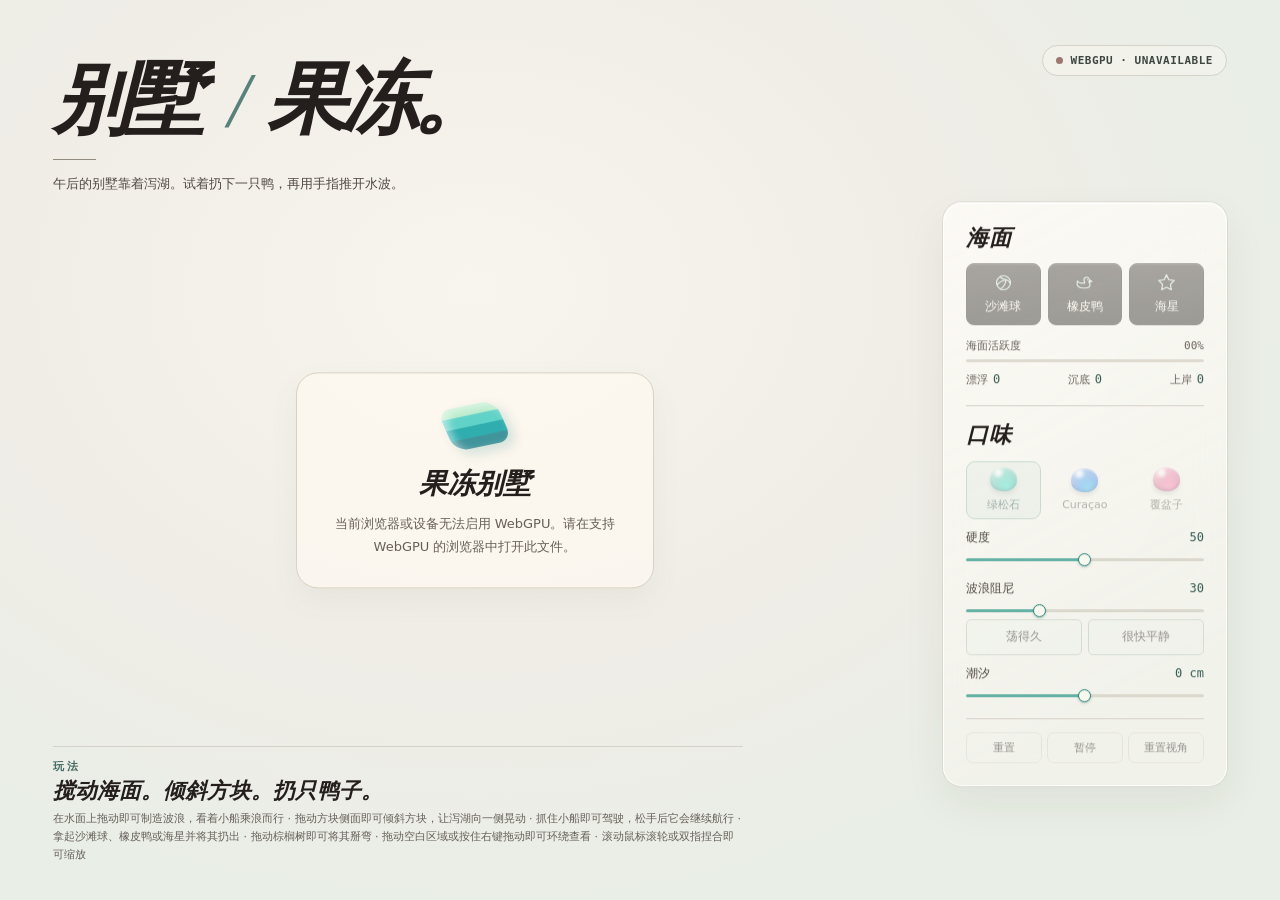
<file: works/jelly-villa/index.html>
<!doctype html>
<html lang="zh-CN">
<head>
<meta charset="utf-8">
<meta name="viewport" content="width=device-width,initial-scale=1,viewport-fit=cover">
<meta name="color-scheme" content="light">
<meta name="theme-color" content="#ece9e3">
<link rel="icon" href="data:,">
<title>别墅 / 果冻。— 材质研究</title>
<style>
  :root {
    --paper:#ece9e3;
    --ink:#241f1d;
    --rule:#d5d0c8;
    --accent:#17a39b;
    --dim:#67605a;
    --serif:"Songti SC","Noto Serif CJK SC","Noto Serif SC",SimSun,Georgia,serif;
    --sans:"PingFang SC","Microsoft YaHei","Noto Sans CJK SC",system-ui,sans-serif;
    --mono:"SFMono-Regular",Consolas,monospace;
    --gutter:clamp(28px,4.15vw,76px);
    --sidebar:clamp(284px,22vw,326px);
  }
  *,*::before,*::after { box-sizing:border-box }
  html,body { width:100%;height:100%;margin:0;overflow:hidden;overscroll-behavior:none }
  body { color:var(--ink);font-family:var(--sans);background:var(--paper) }
  button,input { font:inherit }
  button { cursor:pointer;color:inherit }
  button:focus-visible,input:focus-visible,canvas:focus-visible {
    outline:2px solid #007e76;outline-offset:4px;
  }
  button:disabled { cursor:default;opacity:.44 }
  [hidden] { display:none!important }
  .page {
    position:relative;height:100dvh;isolation:isolate;min-width:0;
    background:radial-gradient(ellipse at 37% 32%,#f8f5ef 0%,#f0ede7 42%,transparent 72%),var(--paper);
  }
  .masthead { position:absolute;z-index:2;top:clamp(24px,5vh,52px);left:var(--gutter);pointer-events:none }
  .eyebrow,.guide-label {
    display:flex;gap:10px;align-items:center;margin:0;
    font-size:12px;font-weight:700;letter-spacing:.23em;color:#426761;
  }
  .eyebrow::before {
    content:"";width:11px;height:11px;transform:rotate(30deg);border:1px solid #258a7e;
    box-shadow:inset 0 0 0 2px #f6f3ed,inset 0 0 0 5px #8bc4ad;border-radius:3px;
  }
  h1 {
    margin:12px 0 0;font:italic 600 clamp(42px,6.15vw,102px)/1.08 var(--serif);
    letter-spacing:-.075em;white-space:nowrap;
  }
  h1 span { font-family:Georgia,var(--serif);font-weight:400;color:#578279;padding:0 .12em 0 .19em }
  .intro {
    margin:17px 0 0;max-width:min(39vw,545px);
    font-size:clamp(12px,1.05vw,15px);line-height:1.65;color:#514942;
  }
  .intro::before { content:"";display:block;width:43px;height:1px;background:#948b80;margin-bottom:13px }
  .status {
    position:absolute;z-index:3;top:clamp(24px,5vh,52px);right:var(--gutter);
    display:flex;align-items:center;gap:8px;border:1px solid #d5d2c8;border-radius:100px;
    padding:9px 13px;background:#f7f5ee99;color:#3d4740;font:600 11px/1 var(--mono);letter-spacing:.045em;
  }
  .status::before { content:"";width:7px;height:7px;border-radius:50%;background:#a89270 }
  .status[data-state="live"]::before { background:#35986c;box-shadow:0 0 0 3px #35986c24 }
  .status[data-state="paused"]::before { background:#b28641 }
  .status[data-state="unavailable"]::before { background:#9d7770 }
  .stage {
    position:absolute;inset:clamp(172px,25.4vh,235px) calc(var(--sidebar) + var(--gutter) + 18px) clamp(122px,17.5vh,163px)
      max(10px,calc(var(--gutter) - 28px));
  }
  canvas {
    display:block;width:100%;height:100%;touch-action:none;cursor:grab;
    mask-image:linear-gradient(#000 calc(100% - 13px),transparent);
  }
  canvas[data-cursor="precise"] { cursor:crosshair }
  canvas[data-cursor="grabbing"] { cursor:grabbing }
  .stage canvas:focus-visible { outline-offset:-3px;border-radius:8px }
  .fallback {
    position:absolute;left:50%;top:49%;transform:translate(-50%,-50%);
    width:min(92%,358px);padding:31px 26px 29px;text-align:center;
    background:#fffaf0af;border:1px solid #d9d1c1;border-radius:22px;
    box-shadow:0 12px 30px #70604a11;
  }
  .fallback-mark {
    width:58px;height:43px;margin:0 auto 18px;border-radius:12px 15px 13px 14px;
    transform:rotate(-12deg) skewX(12deg);background:linear-gradient(180deg,#b7ebca 0 21%,#60d2c7 24% 47%,#30adaf 50% 73%,#41949b 77%);
    box-shadow:inset 4px 4px 8px #fff8,4px 6px 12px #0c7d732b;
  }
  .fallback h2 { margin:0;font:italic 600 28px var(--serif) }
  .fallback p { margin:10px 0 0;color:var(--dim);font-size:13px;line-height:1.7 }
  .controls {
    position:absolute;z-index:4;right:var(--gutter);width:var(--sidebar);top:51%;transform:translateY(-44%);
    border:1px solid #fffc;border-radius:19px;
    background:linear-gradient(153deg,#fffdf8c9,#f5f4edb0 84%);
    box-shadow:0 0 0 1px #cbc4b86b,0 17px 44px #42322311,inset 0 1px 0 #fff9;
    backdrop-filter:blur(18px);
  }
  .panel { padding:22px;max-height:calc(100dvh - 114px);overflow:auto;overscroll-behavior:contain;scrollbar-width:thin }
  .panel section + section,.actions { border-top:1px solid var(--rule);margin-top:18px;padding-top:16px }
  .panel h2 { margin:0 0 13px;font:italic 600 22px/1.15 var(--serif);letter-spacing:.035em }
  .drops,.flavors,.actions { display:grid;grid-template-columns:repeat(3,minmax(0,1fr));gap:7px }
  .drop {
    display:flex;align-items:center;justify-content:center;flex-direction:column;gap:5px;
    padding:8px 1px 9px;border:1px solid #292726;border-radius:8px;
    background:linear-gradient(#3f3a36,#292622);color:#fffaf1;font-size:12px;white-space:nowrap;
    box-shadow:inset 0 1px 0 #fff2;
    transition:background .15s,transform .15s;
  }
  .drop:hover:not(:disabled) { background:#245d55 }
  .drop:active:not(:disabled) { transform:translateY(2px) }
  .drop svg { width:21px;height:21px;fill:none;stroke:#d0e8dc;stroke-width:1.35;stroke-linecap:round;stroke-linejoin:round }
  .meter-line { display:flex;justify-content:space-between;align-items:center;margin:13px 0 6px;font-size:11px;color:var(--dim) }
  .meter-line output,.number,.stats output { font-family:var(--mono);font-variant-numeric:tabular-nums }
  .meter { height:3px;border:0;background:#dedad0;overflow:hidden;border-radius:10px }
  .meter i { display:block;width:100%;height:100%;background:linear-gradient(90deg,#69c9a7,#008c86);transform:scaleX(0);transform-origin:left }
  .stats { display:flex;justify-content:space-between;margin:10px 0 0;gap:6px;font-size:11px;color:var(--dim) }
  .stats div { display:flex;gap:5px;align-items:baseline }
  .stats dd { margin:0;color:#365c52;font-size:12px }
  .flavor {
    display:flex;flex-direction:column;align-items:center;justify-content:center;gap:6px;min-height:58px;
    border:1px solid transparent;border-radius:9px;background:transparent;padding:5px 2px;
    color:#625c55;font-size:11px;white-space:nowrap;
  }
  .flavor:hover { background:#e4e6dd9c }
  .flavor[aria-pressed="true"] { border-color:#8db8a9;background:#e1ebe2;color:#2e5b50 }
  .orb {
    display:block;width:27px;height:24px;border-radius:49% 51% 44% 45%;
    background:radial-gradient(ellipse at 31% 22%,#fff 0%,#fffd 6%,transparent 25%),
      radial-gradient(ellipse at 61% 83%,var(--glow),transparent 68%),
      linear-gradient(145deg,var(--light),var(--dark));
    box-shadow:inset 0 -2px 3px #29163940,inset 0 1px 2px #fff8,0 3px 4px #402d3031;
  }
  .slider { display:grid;grid-template-columns:1fr auto;align-items:baseline;row-gap:3px;margin-top:10px }
  .slider:first-of-type { margin-top:14px }
  .slider label { font-size:12px;color:#514a43 }
  .number { color:#325b53;font-size:12px }
  input[type="range"] {
    grid-column:1/-1;appearance:none;display:block;width:100%;height:21px;margin:0;cursor:pointer;background:transparent;
    --progress:50%;--track:linear-gradient(to right,#65b2a4 0 var(--progress),#dad7cd var(--progress) 100%);
  }
  input[type="range"]::-webkit-slider-runnable-track { height:3px;border-radius:3px;background:var(--track) }
  input[type="range"]::-moz-range-track { height:3px;border-radius:3px;background:var(--track) }
  input[type="range"]::-webkit-slider-thumb {
    appearance:none;width:13px;height:13px;margin-top:-5px;border-radius:50%;border:1px solid #1c8177;
    background:#f8f8ee;box-shadow:0 1px 3px #254d4544;
  }
  input[type="range"]::-moz-range-thumb {
    width:12px;height:12px;border-radius:50%;border:1px solid #1c8177;background:#f8f8ee;
  }
  .actions { margin-top:12px;padding-top:13px;gap:5px }
  .actions button { background:transparent;border:1px solid #d7d2c8;border-radius:7px;padding:7px 1px;font-size:11px;white-space:nowrap }
  .actions button:hover:not(:disabled) { background:#e2ede4;border-color:#9bbcb1 }
  .drawer { display:none }
  .guide {
    position:absolute;z-index:2;bottom:clamp(22px,4vh,41px);left:var(--gutter);width:min(690px,calc(100% - var(--sidebar) - 2 * var(--gutter) - 27px));
    border-top:1px solid var(--rule);padding-top:12px;
  }
  .guide-label { font-size:11px }
  .guide em { display:block;margin:5px 0;font:italic 600 clamp(16px,1.68vw,25px)/1.2 var(--serif) }
  .guide p { margin:0;color:var(--dim);font-size:11px;line-height:1.65 }
  @media (max-height:790px) and (min-width:801px) {
    .controls { top:52%;transform:translateY(-45%) }
    .panel { padding:17px }
    .panel section + section { margin-top:13px;padding-top:12px }
    h1 { font-size:clamp(42px,5.75vw,84px) }
    .intro { margin-top:12px }
    .intro::before { margin-bottom:10px }
    .guide { bottom:21px }
  }
  @media (max-width:800px), (max-width:940px) and (max-height:490px) and (orientation:landscape) {
    :root { --gutter:clamp(16px,4.4vw,32px) }
    .masthead { top:max(21px,env(safe-area-inset-top));right:var(--gutter) }
    .eyebrow { font-size:11px;min-height:23px }
    h1 { margin-top:9px;font-size:clamp(42px,10.3vw,68px) }
    .intro { max-width:31em;margin-top:13px;font-size:12px }
    .intro::before { margin-bottom:8px }
    .status { top:max(19px,env(safe-area-inset-top));font-size:10px;padding:7px 9px }
    .stage { inset:clamp(153px,23vh,190px) 0 clamp(168px,24vh,210px) }
    .guide { width:auto;right:var(--gutter);bottom:calc(68px + env(safe-area-inset-bottom));padding-top:9px }
    .guide em { font-size:17px;margin:4px 0 }
    .guide p { font-size:10px;line-height:1.58 }
    .controls {
      width:auto;top:auto;transform:none;bottom:max(9px,env(safe-area-inset-bottom));
      left:var(--gutter);right:var(--gutter);border-radius:14px;background:#f8f6edea;
    }
    .drawer {
      display:flex;align-items:center;justify-content:space-between;width:100%;min-height:44px;padding:0 15px;
      border:0;background:transparent;text-align:left;font-size:13px;font-weight:700;
    }
    .drawer::after { content:"";width:7px;height:7px;border-top:1px solid #365c52;border-left:1px solid #365c52;transform:rotate(45deg) translateY(2px) }
    .drawer[aria-expanded="true"]::after { transform:rotate(225deg) translateY(2px) }
    .drawer[aria-expanded="false"] + .panel { display:none }
    .panel { padding:10px 14px 12px;border-top:1px solid var(--rule);max-height:min(68dvh,420px) }
    .panel h2 { font-size:18px;margin-bottom:8px }
    .panel section + section { margin-top:10px;padding-top:10px }
    .drop { min-height:43px;padding:4px 1px;gap:2px }
    .drop svg { width:18px;height:18px }
    .meter-line { margin:8px 0 5px }
    .stats { margin-top:7px }
    .flavor { min-height:43px;padding:3px 1px;gap:4px }
    .orb { width:23px;height:20px }
    .slider,.slider:first-of-type { grid-template-columns:65px minmax(0,1fr) 48px;align-items:center;column-gap:8px;margin-top:5px }
    .slider label { grid-area:1/1 }
    .slider input { grid-area:1/2 }
    .slider output { grid-area:1/3;text-align:right }
    .actions { margin-top:8px;padding-top:8px }
    .page:has(.drawer[aria-expanded="true"]) .stage { bottom:clamp(324px,52vh,444px) }
  }
  @media (max-width:800px) and (max-height:700px) {
    .stage { top:139px;bottom:145px }
    .guide { bottom:61px }
    .guide em { font-size:15px }
    .guide p { font-size:9.5px }
  }
  @media (max-width:940px) and (max-height:490px) and (orientation:landscape) {
    .masthead { left:18px;top:12px;width:210px }
    h1 { font-size:33px }
    .intro { font-size:10px }
    .status { top:12px;right:18px }
    .stage { inset:6px 0 46px 160px }
    .guide { left:18px;bottom:59px;width:172px;right:auto }
    .guide p { font-size:9px }
    .controls { right:18px;left:auto;width:224px;bottom:8px }
    .page:has(.drawer[aria-expanded="true"]) .stage { right:246px;bottom:14px }
  }
  @media (prefers-reduced-motion:reduce) { *,*::before,*::after { transition:none!important } }

  :root { --paper:#e9eee6; }
  body { background:radial-gradient(ellipse at 39% 38%, #f7f5e9, #e1e9df 87%); }
  .panel { border-radius:8px; }
  .wave-presets { display:flex; gap:6px; margin:-2px 0 9px; }
  .wave-presets button { flex:1; padding:6px 2px; min-height:36px; background:#edf2eb; border:1px solid #adbfaf; border-radius:5px; font:inherit; font-size:.73rem; }
  .wave-presets [aria-pressed="true"] { color:#133f37; border-color:#34786a; background:#d4e7dd; }
</style>
</head>
<body>
<main class="page">
  <header class="masthead">
    <h1>别墅<span> / </span>果冻。</h1>
    <p class="intro">午后的别墅靠着泻湖。试着扔下一只鸭，再用手指推开水波。</p>
  </header>
  <div class="status" id="status" data-state="loading" role="status">WEBGPU · LOADING</div>
  <div class="stage">
    <canvas id="scene" tabindex="0" aria-label="互动果冻别墅立体场景" aria-describedby="instructions"></canvas>
    <article class="fallback" id="fallback" hidden>
      <div class="fallback-mark" aria-hidden="true"></div>
      <h2>果冻别墅</h2>
      <p id="fallback-message"></p>
    </article>
  </div>
  <aside class="controls" aria-label="场景控制">
    <button class="drawer" type="button" aria-controls="panel" aria-expanded="false">控制</button>
    <div class="panel" id="panel">
      <section aria-labelledby="sea-title">
        <h2 id="sea-title">海面</h2>
        <div class="drops">
          <button class="drop" type="button" data-drop="ball" disabled>
            <svg viewBox="0 0 24 24" aria-hidden="true"><circle cx="12" cy="12" r="8"/><path d="M8 5.1c1.6 2.1 4 3.2 6.8 3.2m-6.6 11a13.5 13.5 0 0 0 6.6-11m0 0c2 .7 3.6 2.2 5 4.1M5 14c2.7-3 5.6-4.4 9.8-5.7"/></svg>
            沙滩球
          </button>
          <button class="drop" type="button" data-drop="duck" disabled>
            <svg viewBox="0 0 24 24" aria-hidden="true"><path d="m17.5 9 3 1.5-3.4 1.2M17.5 9a3.1 3.1 0 1 0-5.7 1.5c.7.9.7 1.6-.1 2H8.2C6.5 12.4 5 11.5 4 10c-1.7 4.8 1.2 8 5.5 8h4.1c2.7 0 4.7-1.8 4.7-4 0-1-.4-1.8-1.2-2.3z"/><path d="M15.2 8.7h.1"/></svg>
            橡皮鸭
          </button>
          <button class="drop" type="button" data-drop="star" disabled>
            <svg viewBox="0 0 24 24" aria-hidden="true"><path d="m12 3 2.7 5.6 6.2.9-4.4 4.4 1 6.1-5.5-2.9-5.5 2.9 1-6.1-4.4-4.4 6.2-.9z"/></svg>
            海星
          </button>
        </div>
        <div class="meter-line"><span>海面活跃度</span><output id="activity">00%</output></div>
        <div class="meter" aria-hidden="true"><i id="meter-fill"></i></div>
        <dl class="stats">
          <div><dt>漂浮</dt><dd><output id="floating">0</output></dd></div>
          <div><dt>沉底</dt><dd><output id="sunk">0</output></dd></div>
          <div><dt>上岸</dt><dd><output id="ashore">0</output></dd></div>
        </dl>
      </section>
      <section aria-labelledby="flavor-title">
        <h2 id="flavor-title">口味</h2>
        <div class="flavors">
          <button class="flavor" type="button" data-flavor="0" aria-pressed="true" disabled><i class="orb" aria-hidden="true" style="--light:#adebdf;--dark:#159486;--glow:#3de6cc"></i>绿松石</button>
          <button class="flavor" type="button" data-flavor="1" aria-pressed="false" disabled><i class="orb" aria-hidden="true" style="--light:#a1ccfe;--dark:#2756d9;--glow:#3abdf9"></i>Curaçao</button>
          <button class="flavor" type="button" data-flavor="2" aria-pressed="false" disabled><i class="orb" aria-hidden="true" style="--light:#ffbdce;--dark:#bd407e;--glow:#ff86b3"></i>覆盆子</button>
        </div>
        <div class="slider"><label for="stiffness">硬度</label><output class="number" for="stiffness">50</output><input id="stiffness" type="range" min="0" max="100" value="50" disabled></div>
        <div class="slider"><label for="damping">波浪阻尼</label><output class="number" for="damping">30</output><input id="damping" type="range" min="0" max="100" value="30" style="--progress:30%" disabled></div>
        <div class="wave-presets" aria-label="用同一股水波比较波浪阻尼">
          <button type="button" data-damping="12" aria-pressed="false" disabled>荡得久</button>
          <button type="button" data-damping="86" aria-pressed="false" disabled>很快平静</button>
        </div>
        <div class="slider"><label for="tide">潮汐</label><output class="number" for="tide">0 cm</output><input id="tide" type="range" min="-10" max="10" value="0" disabled></div>
      </section>
      <div class="actions">
        <button id="reset" type="button" disabled>重置</button>
        <button id="pause" type="button" aria-pressed="false" disabled>暂停</button>
        <button id="reset-view" type="button" disabled>重置视角</button>
      </div>
    </div>
  </aside>
  <footer class="guide">
    <div class="guide-label">玩法</div>
    <em>搅动海面。倾斜方块。扔只鸭子。</em>
    <p id="instructions">在水面上拖动即可制造波浪，看着小船乘浪而行 · 拖动方块侧面即可倾斜方块，让泻湖向一侧晃动 · 抓住小船即可驾驶，松手后它会继续航行 · 拿起沙滩球、橡皮鸭或海星并将其扔出 · 拖动棕榈树即可将其掰弯 · 拖动空白区域或按住右键拖动即可环绕查看 · 滚动鼠标滚轮或双指捏合即可缩放</p>
  </footer>
</main>
<script>
"use strict";
(() => {
  const canvas = document.querySelector("#scene");
  const $ = selector => document.querySelector(selector);
  const $$ = selector => [...document.querySelectorAll(selector)];
  const clamp = (value, min, max) => Math.max(min, Math.min(max, value));
  const lerp = (from, to, t) => from + (to - from) * t;
  function smooth(from, to, value) {
    const t = clamp((value - from) / (to - from), 0, 1);
    return t * t * (3 - 2 * t);
  }
  const mix3 = (a, b, t) => [lerp(a[0], b[0], t), lerp(a[1], b[1], t), lerp(a[2], b[2], t)];
  const add = (a, b) => [a[0]+b[0], a[1]+b[1], a[2]+b[2]];
  const sub = (a, b) => [a[0]-b[0], a[1]-b[1], a[2]-b[2]];
  const scale = (a, t) => [a[0]*t, a[1]*t, a[2]*t];
  const dot = (a, b) => a[0]*b[0] + a[1]*b[1] + a[2]*b[2];
  const cross = (a, b) => [a[1]*b[2]-a[2]*b[1], a[2]*b[0]-a[0]*b[2], a[0]*b[1]-a[1]*b[0]];
  const unit = a => scale(a, 1 / (Math.hypot(...a) || 1));
  const TAU = Math.PI * 2;
  const HALF = 2.6;
  const SEA = 1.3;
  const SIZE = 73;
  const SPACING = HALF * 2 / (SIZE - 1);
  const FIXED = 1 / 120;
  const WHITE = [0.94,0.92,0.86];
  const PORCELAIN = [1,0.984,0.931];
  const GLASS = [0.35,0.52,0.52];
  const FRAME = [0.20,0.24,0.22];
  const WOOD = [0.61,0.39,0.225];
  const STRIDE = 11;
  const SOLID = 0, GROUND = 1, TERRAIN = 2, CUT = 3, GLAZING = 4, POOL = 5, LEAF = 6, WATER = 7, WALL = 8;
  const BOAT_ID = 11, PROP_ID = 12, MAX_PROPS = 18, SPRAY_ID = PROP_ID + MAX_PROPS, MAX_SPRAY = 64;
  const MODEL_COUNT = SPRAY_ID + MAX_SPRAY;
  const flavors = [
    { light:[0.54,0.92,0.82], deep:[0.025,0.50,0.50], band:[0.075,0.55,0.65] },
    { light:[0.53,0.81,1], deep:[0.035,0.34,0.79], band:[0.085,0.41,0.89] },
    { light:[1,0.73,0.82], deep:[0.73,0.20,0.46], band:[0.87,0.30,0.56] }
  ];

  function shoreDistance(x, z) {
    const edgeX = 1.45 + 0.15*Math.sin(z*2.05+0.55) + 0.045*Math.sin(z*4.7+1.3);
    const edgeZ = 1.29 + 0.15*Math.sin(x*2.3-0.3) + 0.042*Math.sin(x*5.2+1.9);
    const a = x-edgeX, b = z-edgeZ;
    const blend = Math.max(0.56 - Math.abs(a-b), 0) / 0.56;
    return -(Math.max(a,b) + blend*blend*0.14);
  }
  function landHeight(x,z) {
    const d = shoreDistance(x,z);
    const floor = 0.775 + 0.026*Math.sin(x*5.4+z*4.2)*Math.cos(x*2.5-z*5.1);
    const beach = smooth(-0.77,-0.035,d);
    const dune = smooth(0.12,0.56,d);
    return lerp(floor,1.335,beach) + 0.42*dune;
  }

  class Mesh {
    constructor() { this.vertices = []; }
    vertex(p,n,c,material=SOLID,part=0) { this.vertices.push(...p,...n,...c,material,part); }
    tri(a,b,c,color,material=SOLID,part=0,normal=unit(cross(sub(b,a),sub(c,a)))) {
      this.vertex(a,normal,color,material,part);
      this.vertex(b,normal,color,material,part);
      this.vertex(c,normal,color,material,part);
    }
    quad(a,b,c,d,color,material=SOLID,part=0,normal=unit(cross(sub(b,a),sub(c,a)))) {
      this.tri(a,b,c,color,material,part,normal);
      this.tri(a,c,d,color,material,part,normal);
    }
    box(x,y,z,w,h,d,color,material=SOLID,part=0) {
      const l=x-w/2, r=x+w/2, b=y-h/2, t=y+h/2, n=z-d/2, f=z+d/2;
      this.quad([l,t,f],[r,t,f],[r,t,n],[l,t,n],color,material,part);
      this.quad([l,b,f],[l,b,n],[r,b,n],[r,b,f],color,material,part);
      this.quad([l,b,f],[r,b,f],[r,t,f],[l,t,f],color,material,part);
      this.quad([r,b,n],[l,b,n],[l,t,n],[r,t,n],color,material,part);
      this.quad([r,b,f],[r,b,n],[r,t,n],[r,t,f],color,material,part);
      this.quad([l,b,n],[l,b,f],[l,t,f],[l,t,n],color,material,part);
    }
    ellipsoid(x,y,z,rx,ry,rz,color,detail=12,material=SOLID,part=0,paint=null) {
      const rows = Math.ceil(detail/2);
      function at(i,j) {
        const lat = -Math.PI/2 + Math.PI*i/rows, lon = TAU*j/detail;
        const nx = Math.cos(lat)*Math.cos(lon), ny = Math.sin(lat), nz = Math.cos(lat)*Math.sin(lon);
        return [[x+nx*rx,y+ny*ry,z+nz*rz],unit([nx/rx,ny/ry,nz/rz])];
      }
      for (let i=0;i<rows;i++) for (let j=0;j<detail;j++) {
        const tint = paint ? paint(i,j) : color;
        const a=at(i,j), b=at(i+1,j), c=at(i+1,j+1), d=at(i,j+1);
        for (const [p,n] of [a,b,c,a,c,d]) this.vertex(p,n,tint,material,part);
      }
    }
    tube(points,radii,color,sides=8,part=0) {
      const rings = points.map((point,i) => {
        const axis = unit(sub(points[Math.min(i+1,points.length-1)],points[Math.max(0,i-1)]));
        const tangent = unit(cross(Math.abs(axis[1])<0.9?[0,1,0]:[1,0,0],axis));
        const bitangent = cross(axis,tangent);
        return Array.from({length:sides},(_,j) => {
          const phase = j*TAU/sides;
          const normal = add(scale(tangent,Math.cos(phase)),scale(bitangent,Math.sin(phase)));
          return [add(point,scale(normal,radii[i])),normal];
        });
      });
      for (let i=0;i<points.length-1;i++) for (let j=0;j<sides;j++) {
        const k = (j+1)%sides;
        const tint = scale(color,0.95 + 0.08*Math.cos(j*2.2) + 0.03*Math.cos(i*4.2));
        for (const [p,n] of [rings[i][j],rings[i+1][j],rings[i+1][k],rings[i][j],rings[i+1][k],rings[i][k]]) {
          this.vertex(p,n,tint,SOLID,part);
        }
      }
    }
  }

  function makeTerrain(mesh) {
    const points = [], normals = [];
    const divisions = 86;
    for (let j=0;j<=divisions;j++) for (let i=0;i<=divisions;i++) {
      const x=lerp(-HALF,HALF,i/divisions), z=lerp(-HALF,HALF,j/divisions);
      points.push([x,landHeight(x,z),z]);
      normals.push(unit([landHeight(x-0.018,z)-landHeight(x+0.018,z),0.036,landHeight(x,z-0.018)-landHeight(x,z+0.018)]));
    }
    for (let j=0;j<divisions;j++) for (let i=0;i<divisions;i++) {
      const a=j*(divisions+1)+i, b=a+1, d=a+divisions+1, c=d+1;
      for (const k of [a,d,c,a,c,b]) mesh.vertex(points[k],normals[k],WHITE,TERRAIN);
    }
    eachSide(divisions,(a,b,n) => {
      const t=[a[0],landHeight(a[0],a[1]),a[1]], u=[b[0],landHeight(b[0],b[1]),b[1]];
      mesh.quad([t[0],0.045,t[2]],[u[0],0.045,u[2]],u,t,[0.91,0.71,0.47],CUT,0,n);
      mesh.quad([t[0],0.045,t[2]],[t[0]*0.985,0.005,t[2]*0.985],
        [u[0]*0.985,0.005,u[2]*0.985],[u[0],0.045,u[2]],[0.62,0.42,0.29],SOLID,0,n);
    });
    mesh.quad([-2.56,0.005,-2.56],[2.56,0.005,-2.56],[2.56,0.005,2.56],[-2.56,0.005,2.56],[0.55,0.38,0.26]);
  }
  function eachSide(divisions,visit) {
    for (const [x,z,nx,nz,dx,dz] of [
      [-HALF,HALF,0,1,1,0],[HALF,HALF,1,0,0,-1],
      [HALF,-HALF,0,-1,-1,0],[-HALF,-HALF,-1,0,0,1]
    ]) for (let i=0;i<divisions;i++) {
      const a=i*HALF*2/divisions, b=(i+1)*HALF*2/divisions;
      visit([x+dx*a,z+dz*a],[x+dx*b,z+dz*b],[nx,0,nz]);
    }
  }

  function makeVilla(mesh) {
    const box = (...args) => mesh.box(...args);
    const limestone = [0.85,0.805,0.72], trim = [0.91,0.87,0.79];
    // Terrace on a pale plinth. Individual paving joints catch the evening light.
    box(-0.74,1.755,-0.48,3.23,0.13,2.63,trim);
    for (let z=0;z<6;z++) for (let x=0;x<8;x++) {
      const tile = scale(limestone,0.976 + 0.044*Math.sin(x*5.2+z*3.8));
      box(-2.155+x*0.403,1.828,-1.57+z*0.434,0.393,0.022,0.423,tile);
    }
    // Lower pavilion: white western wing, dark interior and wraparound front glazing.
    box(-0.77,1.869,-0.77,2.96,0.076,1.72,PORCELAIN);
    box(-0.73,2.215,-1.56,2.92,0.71,0.18,WHITE);
    box(-1.977,2.23,-0.77,0.425,0.75,1.65,PORCELAIN);
    box(-0.59,2.227,-0.99,2.26,0.66,0.63,[0.31,0.27,0.21]);
    for (let q=0;q<21;q++) box(-1.71+q*0.042,2.229,0.073,0.022,0.69,0.037,scale(WOOD,0.92+0.13*Math.sin(q*1.5)));
    for (let q=0;q<5;q++) {
      const x=-0.63+q*0.293;
      box(x,2.227,0.066,0.274,0.674,0.024,scale(GLASS,0.85+0.12*Math.sin(q*5)),GLAZING);
      box(x-0.141,2.227,0.087,0.016,0.692,0.024,FRAME);
    }
    for (let q=0;q<5;q++) {
      const z=-1.35+q*0.307;
      box(0.724,2.227,z,0.023,0.674,0.285,scale(GLASS,0.87+0.12*Math.sin(q*5+1)),GLAZING);
      box(0.74,2.227,z-0.145,0.03,0.692,0.018,FRAME);
    }
    box(0.748,2.227,0.086,0.041,0.72,0.042,FRAME);
    box(-0.53,2.601,-0.72,3.4,0.152,1.963,PORCELAIN);
    box(-0.55,2.53,-0.70,3.29,0.033,1.88,[0.72,0.68,0.58]);

    // Set-back upper suite, rooftop and the thin edge of the cantilever.
    box(-0.81,2.687,-0.97,2.37,0.055,1.31,trim);
    box(-0.85,2.966,-1.54,2.28,0.52,0.145,WHITE);
    box(-1.865,2.97,-0.98,0.25,0.54,1.24,PORCELAIN);
    box(-0.82,2.96,-1.17,1.92,0.49,0.39,[0.30,0.27,0.235]);
    for (let j=0;j<6;j++) {
      const x=-1.58+j*0.321;
      box(x,2.968,-0.381,0.31,0.504,0.024,scale(GLASS,0.89+0.11*Math.sin(j*2)),GLAZING);
      box(x-0.156,2.97,-0.369,0.013,0.53,0.022,FRAME);
    }
    for (let j=0;j<3;j++) {
      const z=-1.38+j*0.402;
      box(0.21,2.97,z,0.026,0.508,0.388,scale(GLASS,1.01-j*0.065),GLAZING);
      box(0.226,2.97,z-0.201,0.024,0.534,0.016,FRAME);
    }
    box(0.24,2.97,-0.368,0.044,0.556,0.052,FRAME);
    box(-0.735,3.284,-0.974,2.63,0.15,1.54,PORCELAIN);
    box(-0.735,3.365,-0.977,2.38,0.018,1.30,[0.92,0.91,0.87]);
    box(-1.63,3.383,-1.22,0.40,0.035,0.32,WHITE);
    box(-1.63,3.403,-1.22,0.32,0.01,0.246,GLASS,GLAZING);
    box(0.79,1.997,0.193,0.045,0.38,0.045,WHITE);
    for (let j=0;j<7;j++) box(-1.74+j*0.418,2.72,0.224,0.015,0.205,0.015,FRAME);
    box(-0.484,2.827,0.224,2.53,0.017,0.027,FRAME);
    box(-0.484,2.717,0.224,2.5,0.012,0.014,[0.64,0.73,0.67]);

    // Outdoor furniture and the details that make the terrace feel occupied.
    const teak=[0.64,0.43,0.28], canvas=[0.89,0.83,0.69], clay=[0.65,0.33,0.22];
    box(-1.19,2.663,0.095,0.62,0.042,0.155,teak);
    for(const x of [-1.45,-0.93]) box(x,2.625,0.095,0.028,0.073,0.13,FRAME);
    box(-1.36,2.705,0.095,0.19,0.061,0.147,canvas);
    box(-1.11,2.701,0.094,0.22,0.056,0.146,[0.51,0.62,0.50]);
    mesh.ellipsoid(-0.77,2.65,0.087,0.063,0.078,0.054,clay,10);
    for(let i=0;i<4;i++){
      mesh.ellipsoid(-0.805+0.024*i,2.74+i*0.007,0.087+0.019*Math.cos(i),0.025,0.072,0.027,[0.35,0.47,0.24],8,LEAF);
    }
    for(const x of [-0.55,0.32]){
      box(x,2.492,0.101,0.036,0.058,0.052,FRAME);
      box(x,2.465,0.109,0.024,0.009,0.035,[1.0,0.79,0.51]);
    }
    box(-0.457,1.935,0.42,0.115,0.016,0.11,teak);
    box(-0.457,1.891,0.42,0.023,0.078,0.023,FRAME);
    mesh.ellipsoid(-0.469,1.957,0.415,0.020,0.021,0.020,[0.78,0.88,0.83],8);

    // Infinity basin and its glazed outer face over the sand.
    box(0.38,1.717,1.08,1.72,0.172,1.13,WHITE);
    box(0.38,1.817,1.086,1.55,0.026,0.98,[0.32,0.78,0.73],POOL);
    box(-0.438,1.838,1.077,0.115,0.059,1.15,PORCELAIN);
    box(1.219,1.83,1.075,0.074,0.063,1.15,PORCELAIN);
    box(0.38,1.838,0.528,1.63,0.052,0.105,PORCELAIN);
    box(0.39,1.792,1.628,1.60,0.112,0.022,[0.34,0.72,0.67],POOL);
    box(0.39,1.73,1.634,1.60,0.021,0.021,[0.64,0.87,0.81]);
    for (let j=0;j<2;j++) {
      const x=-0.94-j*0.36;
      box(x,1.867,0.515,0.20,0.054,0.42,[0.59,0.39,0.24]);
      box(x,1.902,0.539,0.181,0.045,0.34,[0.97,0.936,0.81]);
      mesh.quad([x-0.09,1.928,0.45],[x+0.09,1.928,0.45],[x+0.09,2.05,0.30],[x-0.09,2.05,0.30],[0.98,0.937,0.78]);
      box(x,1.944,0.644,0.174,0.017,0.066,j?[0.82,0.44,0.26]:[0.42,0.61,0.40]);
    }
    for (let j=0;j<4;j++) box(-1.72,1.758-j*0.076,0.91+j*0.116,0.59,0.13,0.221,trim);
    for (let j=0;j<4;j++) {
      const z=1.37+j*0.133;
      box(-1.71+j*0.035,landHeight(-1.71,z)+0.019,z,0.41,0.041,0.102,trim);
    }
    box(-1.92,1.89,0.725,0.28,0.14,0.195,[0.69,0.57,0.43]);
    for (let j=0;j<5;j++) mesh.ellipsoid(-2.015+0.046*j,2.012,0.73,0.052,0.085,0.071,[0.42,0.54,0.24],8,LEAF);
  }

  const palms = [
    [-2.27,-2.06,1.32,0.19,0.17],[-1.56,-2.20,1.22,-0.08,0.18],[-0.65,-2.20,1.16,0.14,0.10],
    [0.27,-2.04,1.24,0.23,0.10],[0.97,-1.72,1.09,0.17,-0.20],
    [0.98,-0.44,1.15,0.27,0.13],[1.02,-1.04,0.87,-0.11,0.19],
    [-2.18,0.88,1.13,-0.10,0.24],[-1.17,1.17,0.87,0.15,0.17],[-2.28,-0.28,1.04,-0.16,-0.09]
  ].map(([x,z,h,bx,bz],index) => ({ x,z,h,bx,bz, id:index+1, y:landHeight(x,z), dx:0,dz:0,vx:0,vz:0,tx:0,tz:0 }));

  function makePalm(mesh,palm) {
    const {x,z,y,h,bx,bz,id} = palm;
    const trunk = [], widths = [];
    for (let i=0;i<=16;i++) {
      const t = i/16;
      trunk.push([x+bx*t*t,y+h*t,z+bz*t*t]);
      widths.push(lerp(0.046,0.023,t)*(i%2?0.93:1.05));
    }
    mesh.tube(trunk,widths,[0.55,0.385,0.23],9,id);
    const end=trunk[trunk.length-1];
    mesh.ellipsoid(end[0],end[1]-0.025,end[2],0.083,0.102,0.073,[0.47,0.51,0.22],10,LEAF,id);
    for (let f=0;f<13;f++) {
      const angle=f*2.399963 + id*0.81;
      const along=[Math.cos(angle),0,Math.sin(angle)], side=[-along[2],0,along[0]];
      const tall = f>9;
      const length=(0.50+0.15*Math.sin(f*2.6+id))*lerp(0.78,1.13,(h-0.8)/0.55);
      const arch=tall ? 0.35 : 0.19+0.048*Math.sin(f*3);
      const droop=tall ? 0.04 : 0.26+0.055*Math.cos(f*2);
      const lime=0.5+0.5*Math.sin(f*4.7+id);
      const green=mix3([0.19,0.39,0.105],[0.58,0.67,0.22],lime);
      const at = t => add(add(end,scale(along,length*t)),[0,arch*Math.sin(t*Math.PI*0.91)-droop*t*t,0]);
      for (let k=0;k<9;k++) {
        const t=k/9, nt=(k+1)/9, a=at(t), b=at(nt);
        const thin=scale(side,0.009*(1-t));
        mesh.quad(sub(a,thin),sub(b,thin),add(b,thin),add(a,thin),scale(green,1.17),LEAF,id,[0,1,0]);
        if (!k) continue;
        for (const sign of [-1,1]) {
          const spread=(0.106+0.016*Math.sin(f+id))*Math.pow(Math.sin(Math.PI*t),0.87);
          const tip=add(add(a,scale(side,sign*spread)),add(scale(along,0.079*(1-t)+0.032),[0,-0.045-0.046*t,0]));
          const rib=add(mix3(a,tip,0.53),[0,0.013,0]);
          const root=at(t-0.037);
          const lip=add(rib,scale(along,0.027+0.009*lime));
          mesh.tri(root,rib,tip,scale(green,1.04+sign*0.05),LEAF,id,[0,0.94,0.22*sign]);
          mesh.tri(root,tip,lip,scale(green,0.79+sign*0.046),LEAF,id,[0,0.91,-0.29*sign]);
        }
      }
    }
  }

  function plantBeach(mesh) {
    for (let j=0;j<30;j++) {
      const x=-2.50+((j*37)%73)/73*4.9, z=-2.48+((j*53)%61)/61*4.97;
      const d=shoreDistance(x,z), y=landHeight(x,z);
      if (d<0.15 || d>0.64 || (x> -0.55 && d>0.22)) continue;
      const r=0.044+0.039*(0.5+0.5*Math.cos(j*3));
      mesh.ellipsoid(x,y-0.002,z,r,r*0.55,r*0.78,[0.72,0.62,0.49],8);
      if (j%3===0) continue;
      for (let k=0;k<7;k++) {
        const angle=TAU*k/7+j, dx=Math.cos(angle), dz=Math.sin(angle), grass=[0.38+k*0.027,0.48+k*0.025,0.16];
        mesh.tri([x-dz*0.014,y,z+dx*0.014],[x+dx*0.103,y+0.08+(k%3)*0.019,z+dz*0.103],
          [x+dz*0.014,y,z-dx*0.014],grass,LEAF,0,[0,1,0]);
      }
    }
  }

  function makeBoat() {
    const mesh=new Mesh();
    // +z is the bow. Upper and lower hull rings leave an open, teak-lined cockpit.
    const ring=[[-0.128,-0.235],[-0.13,-0.101],[-0.112,0.103],[-0.073,0.203],[0,0.29],[0.073,0.203],[0.112,0.103],[0.13,-0.101],[0.128,-0.235]];
    ring.forEach(([x,z],i) => {
      const [nx,nz]=ring[(i+1)%ring.length];
      const top=[x,0.081,z], next=[nx,0.081,nz];
      const belt=[x*0.96,0.036,z*0.987], nextBelt=[nx*0.96,0.036,nz*0.987];
      const low=[x*0.62,-0.073,z*0.86], nextLow=[nx*0.62,-0.073,nz*0.86];
      const outward=unit([-nz+z,0,nx-x]);
      mesh.quad(belt,nextBelt,next,top,[0.99,0.975,0.925],SOLID,0,outward);
      mesh.quad(low,nextLow,nextBelt,belt,[0.60,0.75,0.73],SOLID,0,unit(add(outward,[0,-0.55,0])));
      mesh.quad(top,next,[nx*0.79,0.056,nz*0.88],[x*0.79,0.056,z*0.88],PORCELAIN,SOLID,0,[0,1,0]);
      mesh.tri([0,0.047,-0.06],[x*0.79,0.047,z*0.88],[nx*0.79,0.047,nz*0.88],[0.78,0.59,0.37],SOLID,0,[0,1,0]);
      mesh.tri([0,-0.073,0],low,nextLow,[0.60,0.75,0.73],SOLID,0,[0,-1,0]);
    });
    mesh.box(0,0.083,-0.172,0.175,0.040,0.065,PORCELAIN);
    mesh.box(0,0.088,0.026,0.166,0.047,0.069,PORCELAIN);
    mesh.box(0,0.072,0.126,0.115,0.029,0.067,WHITE);
    mesh.box(0,0.112,0.106,0.11,0.051,0.015,[0.30,0.50,0.55],GLAZING);
    mesh.box(0,0.14,0.106,0.121,0.009,0.014,PORCELAIN);
    mesh.box(0,0.041,-0.251,0.066,0.092,0.058,[0.18,0.24,0.23]);
    return mesh;
  }

  const propSizes = { ball:0.139, duck:0.093, star:0.037 };
  function makeProps() {
    const ball=new Mesh(), duck=new Mesh(), star=new Mesh(), spray=new Mesh();
    const stripes=[[0.99,0.55,0.29],[1,0.93,0.70],[0.25,0.69,0.78],[0.99,0.94,0.79],[0.90,0.28,0.28],[1,0.95,0.77]];
    ball.ellipsoid(0,0,0,0.139,0.139,0.139,WHITE,24,SOLID,0,(i,j) => i===0||i===11?PORCELAIN:stripes[Math.floor((j+Math.floor(i/3))%24/4)]);
    const yellow=[1,0.792,0.148], amber=[0.96,0.64,0.052], orange=[1,0.434,0.083];
    duck.ellipsoid(0,-0.005,-0.02,0.107,0.078,0.139,yellow,16);
    duck.ellipsoid(0,0.072,0.061,0.072,0.077,0.072,yellow,16);
    duck.ellipsoid(0,0.054,0.122,0.058,0.018,0.049,orange,12);
    duck.ellipsoid(0,0.038,0.12,0.05,0.012,0.036,orange,12);
    duck.ellipsoid(0,0.041,-0.114,0.062,0.055,0.053,amber,12);
    for (const sign of [-1,1]) {
      duck.ellipsoid(sign*0.062,0.089,0.083,0.011,0.012,0.012,[0.14,0.12,0.11],9);
      duck.ellipsoid(sign*0.068,0.093,0.087,0.004,0.005,0.005,PORCELAIN,7);
      duck.ellipsoid(sign*0.087,0.008,-0.038,0.032,0.037,0.071,amber,12);
    }
    const tips=[];
    for (let j=0;j<10;j++) {
      const a=j*TAU/10, r=j%2?0.073:0.165;
      tips.push([Math.sin(a)*r,-0.013,Math.cos(a)*r]);
    }
    for (let j=0;j<10;j++) {
      const a=tips[j], b=tips[(j+1)%10];
      star.tri([0,0.035,0],a,b,j%2?[0.93,0.35,0.24]:[1,0.52,0.34]);
      star.tri([0,-0.036,0],b,a,[0.72,0.24,0.17]);
      if (j%2===0) for (let k=1;k<4;k++) {
        const t=k*0.209;
        star.ellipsoid(a[0]*t,lerp(0.038,-0.003,t),a[2]*t,0.012,0.008,0.012,[1,0.72,0.47],8);
      }
    }
    spray.ellipsoid(0,0,0,1,1,1,[0.79,0.975,0.94],7);
    return {ball,duck,star,spray};
  }

  const shader = `
struct Scene {
  viewProjection: mat4x4<f32>,
  lightProjection: mat4x4<f32>,
  slab: mat4x4<f32>,
  eye: vec4<f32>,
  lightColor: vec4<f32>,
  deepColor: vec4<f32>,
  bandColor: vec4<f32>,
  water: vec4<f32>,
}
struct Model { pose: mat4x4<f32>, bend: vec4<f32> }
@group(0) @binding(0) var<uniform> scene: Scene;
@group(0) @binding(1) var<storage, read> models: array<Model>;
@group(0) @binding(2) var<storage, read> waves: array<f32>;
@group(0) @binding(3) var shadeMap: texture_depth_2d;
@group(0) @binding(4) var shadeSampler: sampler_comparison;

struct In {
  @location(0) p: vec3<f32>,
  @location(1) n: vec3<f32>,
  @location(2) color: vec3<f32>,
  @location(3) material: f32,
  @location(4) part: f32,
  @builtin(instance_index) instance: u32,
}
struct Out {
  @builtin(position) position: vec4<f32>,
  @location(0) world: vec3<f32>,
  @location(1) normal: vec3<f32>,
  @location(2) local: vec3<f32>,
  @location(3) color: vec3<f32>,
  @location(4) @interpolate(flat) material: u32,
}

const SUN = vec3<f32>(-0.421,0.768,0.473);
const GRID = ${SIZE - 1}.0;
const STEP = 5.2 / GRID;
fn shore(p: vec2<f32>) -> f32 {
  let a = p.x - (1.45 + 0.15*sin(p.y*2.05+0.55) + 0.045*sin(p.y*4.7+1.3));
  let b = p.y - (1.29 + 0.15*sin(p.x*2.3-0.3) + 0.042*sin(p.x*5.2+1.9));
  let k = max(0.56 - abs(a-b), 0.0)/0.56;
  return -(max(a,b) + k*k*0.14);
}
fn land(p: vec2<f32>) -> f32 {
  let d = shore(p);
  let bottom = 0.775 + 0.026*sin(p.x*5.4+p.y*4.2)*cos(p.x*2.5-p.y*5.1);
  return mix(bottom,1.335,smoothstep(-0.77,-0.035,d)) + 0.42*smoothstep(0.12,0.56,d);
}
fn sampleHeight(g: vec2<i32>) -> f32 {
  let i = clamp(g, vec2<i32>(0), vec2<i32>(i32(GRID)));
  return waves[u32(i.y*(i32(GRID)+1)+i.x)];
}
fn ripple(p: vec2<f32>) -> f32 {
  let t = scene.water.x;
  return (0.008*sin(6.6*p.x+3.7*p.y-1.7*t) + 0.0048*cos(9.3*p.y-3.9*p.x+1.2*t));
}
fn pose(v: In) -> vec3<f32> {
  let model = models[max(u32(v.part),v.instance)];
  let stretch = pow(clamp((v.p.y-model.bend.w)*model.bend.z,0.0,1.12),2.0);
  return (model.pose * vec4<f32>(v.p,1.0)).xyz + vec3<f32>(model.bend.x,0.0,model.bend.y)*stretch;
}
@vertex fn castShadow(v: In) -> @builtin(position) vec4<f32> {
  return scene.lightProjection * scene.slab * vec4<f32>(pose(v),1.0);
}
@vertex fn vertices(v: In) -> Out {
  var o: Out;
  let model = models[max(u32(v.part),v.instance)];
  var p = pose(v);
  var n = (model.pose*vec4<f32>(v.n,0.0)).xyz;
  let material = u32(v.material);
  if (material == ${WATER}u || material == ${WALL}u) {
    let g = vec2<i32>(round((p.xz+2.6)/5.2*GRID));
    let h = 1.3 + scene.water.y + sampleHeight(g) + ripple(p.xz);
    if (material == ${WATER}u) {
      p.y = h;
      let a = sampleHeight(g+vec2<i32>(-1,0)) + ripple(p.xz-vec2<f32>(STEP,0.0));
      let b = sampleHeight(g+vec2<i32>(1,0)) + ripple(p.xz+vec2<f32>(STEP,0.0));
      let c = sampleHeight(g+vec2<i32>(0,-1)) + ripple(p.xz-vec2<f32>(0.0,STEP));
      let d = sampleHeight(g+vec2<i32>(0,1)) + ripple(p.xz+vec2<f32>(0.0,STEP));
      n = normalize(vec3<f32>(a-b,2.0*STEP,c-d));
    } else {
      p.y = mix(land(p.xz)-0.002,max(land(p.xz)-0.004,h),v.p.y);
      p += n*0.001;
    }
  }
  o.local = p;
  if (material == ${GROUND}u) {
    o.world = p;
    o.normal = n;
  } else {
    o.world = (scene.slab*vec4<f32>(p,1.0)).xyz;
    o.normal = (scene.slab*vec4<f32>(n,0.0)).xyz;
  }
  o.position = scene.viewProjection*vec4<f32>(o.world,1.0);
  o.material = material;
  o.color = v.color;
  return o;
}

fn shadow(p: vec3<f32>, n: vec3<f32>) -> f32 {
  let v = scene.lightProjection * vec4<f32>(p+n*0.007,1.0);
  let uv = v.xy * vec2<f32>(0.5,-0.5) + 0.5;
  let bias = 0.00045 + (1.0-max(dot(SUN,n),0.0))*0.0012;
  let texel = 1.1 / f32(textureDimensions(shadeMap).x);
  var light = textureSampleCompareLevel(shadeMap,shadeSampler,uv,v.z-bias)*0.25;
  for (var i=0; i<4; i++) {
    let a = 0.7854 + f32(i)*1.5708;
    let offset = vec2<f32>(cos(a),sin(a))*texel;
    light += textureSampleCompareLevel(shadeMap,shadeSampler,uv+offset,v.z-bias)*0.1875;
  }
  return light;
}
fn caustics(p: vec2<f32>, t: f32) -> f32 {
  let u = p*13.0;
  let a = sin(1.06*u.x+0.83*u.y + 1.7*sin(u.y*0.62-t*0.63) + t*0.27);
  let b = sin(1.23*u.y-0.91*u.x + 1.55*sin(u.x*0.59+t*0.52) - t*0.36);
  let c = cos(0.63*u.x+0.51*u.y + 1.35*sin((u.x-u.y)*0.42+t*0.24));
  return pow(max(0.0,1.0-abs(a*0.53+b*0.53+c*0.22)),9.0);
}
fn speckle(p: vec2<f32>) -> f32 {
  return fract(sin(dot(floor(p),vec2<f32>(127.1,311.7)))*43758.5453);
}
@fragment fn solid(i: Out) -> @location(0) vec4<f32> {
  let p = i.local;
  let n = normalize(i.normal);
  let view = normalize(scene.eye.xyz-i.world);
  let lit = shadow(i.world,n);
  let diff = max(dot(SUN,n),0.0);
  let highlight = max(dot(normalize(view+SUN),n),0.0);
  var color = i.color;
  var sheen = pow(highlight,40.0)*0.07;
  if (i.material == ${TERRAIN}u) {
    let d = shore(p.xz);
    let grain = speckle(p.xz*170.0);
    let ridge = sin(p.z*32.0+p.x*9.0+1.7*sin(p.x*4.1)+0.35*sin(p.z*7.0));
    let sand = vec3<f32>(0.95,0.796,0.553) * (0.965+grain*0.054+ridge*0.042*(1.0-smoothstep(-0.55,-0.12,d)));
    let stripes = smoothstep(-0.27,0.25,sin(p.x*23.5+0.09*sin(p.z*4.0)));
    let grass = mix(vec3<f32>(0.46,0.61,0.22),vec3<f32>(0.66,0.74,0.32),stripes);
    let green = smoothstep(0.36,0.53,d+0.018*sin(p.x*41.0+p.z*38.0));
    let patches=smoothstep(-0.35,0.7,sin(p.x*9.7+p.z*5.3)*cos(p.z*7.7-p.x*4.1));
    let wetEdge=1.0-smoothstep(-0.18,0.16,d);
    let dampSand=mix(sand,sand*vec3<f32>(0.81,0.84,0.85),wetEdge*0.58);
    color = mix(dampSand,grass*(0.87+grain*0.07+patches*0.15),green);
    let under = 1.0-smoothstep(1.265+scene.water.y,1.32+scene.water.y,p.y);
    color = mix(color,color*vec3<f32>(0.73,0.91,0.83) + vec3<f32>(0.16,0.20,0.15)*caustics(p.xz,scene.water.x),under*0.88);
    sheen = pow(highlight,24.0)*0.125*green;
  } else if (i.material == ${CUT}u) {
    let y = p.y + sin(p.x*3.7+p.z*4.9+p.y*2.7)*0.017;
    let strata = vec3<f32>(0.84,0.65,0.45);
    color = mix(vec3<f32>(0.69,0.48,0.32),strata,smoothstep(0.04,0.27,y));
    color = mix(color,vec3<f32>(0.94,0.78,0.55),smoothstep(0.25,0.33,y));
    color = mix(color,vec3<f32>(0.86,0.65,0.44),smoothstep(0.43,0.47,y));
    color = mix(color,vec3<f32>(0.99,0.85,0.64),smoothstep(0.51,0.61,y));
    color *= 0.97 + sin(y*158.0+sin(p.x*17.0+p.z*13.0)*0.45)*0.015 + speckle(vec2<f32>((p.x+p.z)*127.0,y*170.0))*0.045;
    let topsoil = smoothstep(1.61,1.75,p.y);
    color = mix(color,vec3<f32>(0.58,0.63,0.28),topsoil);
  } else if (i.material == ${GLAZING}u) {
    let f = pow(1.0-clamp(dot(n,view),0.0,1.0),2.0);
    let stripe = smoothstep(0.28,0.59,sin((p.x-p.z)*6.4+p.y*8.4));
    let tint = mix(color*0.51,color*1.24,smoothstep(1.91,3.38,p.y));
    color = mix(tint,vec3<f32>(0.69,0.83,0.80),0.14+0.52*f+0.18*stripe);
    sheen = 0.04+pow(highlight,45.0)*0.23;
  } else if (i.material == ${POOL}u) {
    let c = caustics(p.xz*1.45+vec2<f32>(0.0,p.y*3.0),scene.water.x);
    let glint = pow(max(0.0,cos(p.x*22.0+p.z*19.0+sin(p.x*7.0))),7.0);
    color = mix(color*0.84,vec3<f32>(0.83,0.98,0.92),0.14+c*0.36+glint*0.12);
    sheen = 0.05+pow(highlight,35.0)*0.21;
  } else if (i.material == ${LEAF}u) {
    color *= 1.03;
    sheen = 0.024 + pow(highlight,16.0)*0.125;
  }
  let daylight = 0.54 + 0.19*max(n.y,0.0) + diff*(0.11+0.31*lit);
  let warm = mix(vec3<f32>(0.89,0.96,0.99),vec3<f32>(1.0,0.975,0.91),diff*lit);
  let rgb = color * daylight * warm + vec3<f32>(sheen)*(0.32+0.68*lit);
  return vec4<f32>(rgb,1.0);
}

@fragment fn translucent(i: Out) -> @location(0) vec4<f32> {
  let p = i.local;
  if (i.material == ${GROUND}u) {
    let corner = abs(p.xz-vec2<f32>(0.24,-0.24)) - vec2<f32>(2.39,2.39);
    let distance = length(max(corner,vec2<f32>(0.0)))+min(max(corner.x,corner.y),0.0);
    let core = 1.0 - smoothstep(-0.18,0.36,distance);
    let reach = 1.0 - smoothstep(-0.53,1.35,distance);
    return vec4<f32>(0.33,0.275,0.203,core*0.22+reach*0.15);
  }
  let n = normalize(i.normal);
  let view = normalize(scene.eye.xyz-i.world);
  let nv = dot(n,view);
  let viewLight = normalize(view+SUN);
  let depth = p.y-land(p.xz);
  if (i.material == ${WALL}u) {
    if (nv < 0.0 || depth < 0.0) { discard; }
    let y = p.y - scene.water.y*0.28 + 0.014*sin(p.x*3.6+p.z*3.5);
    let low = mix(scene.deepColor.rgb*0.67,scene.bandColor.rgb, smoothstep(0.78,0.88,y));
    let mint = mix(scene.bandColor.rgb,scene.lightColor.rgb,smoothstep(0.90,0.956,y));
    let high = mix(scene.deepColor.rgb*0.89,scene.lightColor.rgb,smoothstep(1.068,1.168,y));
    var color = mix(low,mint,smoothstep(0.901,0.93,y));
    color = mix(color,high,smoothstep(0.997,1.027,y));
    color = mix(color,scene.lightColor.rgb,smoothstep(1.18,1.288,y)*0.68);
    color += vec3<f32>(0.1,0.15,0.13)*pow(max(0.0,sin(p.y*78.0+sin((p.x+p.z)*5.0)*0.25)),8.0);
    let horizontal = select(p.x,p.z,abs(i.normal.x)>0.5);
    let beam = exp(-pow((horizontal+1.91)*6.0,2.0))*0.24 + exp(-pow((horizontal-1.83)*10.0,2.0))*0.21;
    let reflection = pow(1.0-clamp(nv,0.0,1.0),3.0);
    let brightness = 0.76 + max(dot(SUN,n),0.0)*0.34;
    color = mix(color*brightness,vec3<f32>(0.88,0.98,0.95),reflection*0.27+beam);
    return vec4<f32>(color,0.87*smoothstep(0.0,0.014,depth));
  }
  if (depth <= 0.0) { discard; }
  let t = scene.water.x;
  let edge = 2.6-max(abs(p.x),abs(p.z));
  let rim = 1.0-smoothstep(0.0,0.055,edge);
  let pale = smoothstep(0.075,0.60,depth);
  let refracted = mix(scene.lightColor.rgb,scene.deepColor.rgb,pale*0.68);
  let glint = caustics(p.xz*0.87,t)*0.1;
  let f = pow(1.0-clamp(nv,0.0,1.0),3.0);
  let tint = mix(refracted,vec3<f32>(0.88,0.98,0.96),0.16*f + rim*0.54 + glint);
  let chop = vec2<f32>(sin(p.z*30.0+p.x*13.0-t*1.7),cos(p.x*26.0-p.z*10.0+t*1.15))*0.024;
  let spec = pow(max(dot(normalize(n+vec3<f32>(chop.x,0.0,chop.y)),viewLight),0.0),54.0);
  let lit = shadow(i.world,n);
  let foam = (1.0-smoothstep(0.002,0.027,depth))*smoothstep(-0.67,0.79,sin((p.x+p.z)*24.0+t));
  let crest = smoothstep(0.024,0.12,p.y-(1.3+scene.water.y));
  let color = tint*(0.83+0.17*lit) + vec3<f32>(0.35,0.41,0.38)*spec + vec3<f32>(0.08,0.13,0.12)*crest;
  return vec4<f32>(mix(color,vec3<f32>(0.94,0.98,0.88),foam*0.58),clamp(0.30+0.40*pale+0.29*f+rim*0.37+foam*0.39+spec*0.36,0.0,0.95));
}
`;

  function perspective(aspect,near=0.08,far=44) {
    const f=1/Math.tan(17*Math.PI/180);
    return [f/aspect,0,0,0, 0,f,0,0, 0,0,far/(near-far),-1, 0,0,near*far/(near-far),0];
  }
  function orthographic(radius,near,far) {
    return [1/radius,0,0,0, 0,1/radius,0,0, 0,0,1/(near-far),0, 0,0,near/(near-far),1];
  }
  function viewFrom(eye,target) {
    const back=unit(sub(eye,target)), right=unit(cross([0,1,0],back)), up=cross(back,right);
    return [right,up,back,[
      right[0],up[0],back[0],0, right[1],up[1],back[1],0, right[2],up[2],back[2],0,
      -dot(right,eye),-dot(up,eye),-dot(back,eye),1
    ]];
  }
  function multiply(a,b) {
    const m=new Array(16);
    for (let c=0;c<4;c++) for (let r=0;r<4;r++) {
      m[c*4+r]=a[r]*b[c*4]+a[r+4]*b[c*4+1]+a[r+8]*b[c*4+2]+a[r+12]*b[c*4+3];
    }
    return m;
  }
  function transform(p,m,direction=false) {
    const [x,y,z]=p, w=direction?0:1;
    return [m[0]*x+m[4]*y+m[8]*z+m[12]*w,m[1]*x+m[5]*y+m[9]*z+m[13]*w,m[2]*x+m[6]*y+m[10]*z+m[14]*w];
  }
  function pose(x=0,y=0,z=0,yaw=0,rx=0,rz=0,s=1) {
    const a=Math.cos(yaw),b=Math.sin(yaw),c=Math.cos(rx),d=Math.sin(rx),e=Math.cos(rz),f=Math.sin(rz);
    return [
      (a*e+b*d*f)*s,c*f*s,(-b*e+a*d*f)*s,0,
      (-a*f+b*d*e)*s,c*e*s,(b*f+a*d*e)*s,0,
      b*c*s,-d*s,a*c*s,0,x,y,z,1
    ];
  }
  const IDENTITY = pose();
  const WORLD_LIGHT = multiply(orthographic(5.25,0.5,26),viewFrom([-5.05,10.2,5.67],[0,1.0,0])[3]);

  class Renderer {
    static async create() {
      if (!navigator.gpu) return null;
      const adapter=await navigator.gpu.requestAdapter({powerPreference:"high-performance"});
      if (!adapter) return null;
      const device=await adapter.requestDevice();
      const context=canvas.getContext("webgpu");
      if (!context) { device.destroy(); return null; }
      const renderer=new Renderer(device,context);
      device.pushErrorScope("validation");
      let failure;
      try { await renderer.initialize(); }
      catch (error) { failure=error; }
      const validation=await device.popErrorScope();
      if (failure || validation) {
        device.destroy();
        throw failure || validation;
      }
      return renderer;
    }
    constructor(device,context) {
      this.device=device;
      this.context=context;
      this.format=navigator.gpu.getPreferredCanvasFormat();
      this.uniforms=new Float32Array(68);
      this.models=new Float32Array(MODEL_COUNT*20);
      for (let i=0;i<MODEL_COUNT;i++) this.models.set(IDENTITY,i*20);
      this.samples=4;
    }
    async initialize() {
      const d=this.device, V=GPUShaderStage.VERTEX, F=GPUShaderStage.FRAGMENT;
      this.context.configure({device:d,format:this.format,alphaMode:"premultiplied"});
      const makeBuffer=(size,usage)=>d.createBuffer({size,usage:usage|GPUBufferUsage.COPY_DST});
      this.sceneBuffer=makeBuffer(this.uniforms.byteLength,GPUBufferUsage.UNIFORM);
      this.modelBuffer=makeBuffer(this.models.byteLength,GPUBufferUsage.STORAGE);
      this.waveBuffer=makeBuffer(SIZE*SIZE*4,GPUBufferUsage.STORAGE);
      const shadowSize=matchMedia("(max-width: 800px)").matches?1024:1536;
      this.shadow=d.createTexture({size:[shadowSize,shadowSize],format:"depth32float",usage:GPUTextureUsage.RENDER_ATTACHMENT|GPUTextureUsage.TEXTURE_BINDING}).createView();
      const sampler=d.createSampler({compare:"less-equal",minFilter:"linear",magFilter:"linear"});
      const binding=[
        {binding:0,visibility:V|F,buffer:{type:"uniform"}},
        {binding:1,visibility:V,buffer:{type:"read-only-storage"}},
        {binding:2,visibility:V,buffer:{type:"read-only-storage"}},
        {binding:3,visibility:F,texture:{sampleType:"depth"}},
        {binding:4,visibility:F,sampler:{type:"comparison"}}
      ];
      const sceneLayout=d.createBindGroupLayout({entries:binding});
      const shadowLayout=d.createBindGroupLayout({entries:binding.slice(0,2)});
      const entries=[
        {binding:0,resource:{buffer:this.sceneBuffer}},{binding:1,resource:{buffer:this.modelBuffer}},
        {binding:2,resource:{buffer:this.waveBuffer}},{binding:3,resource:this.shadow},{binding:4,resource:sampler}
      ];
      this.sceneGroup=d.createBindGroup({layout:sceneLayout,entries});
      this.shadowGroup=d.createBindGroup({layout:shadowLayout,entries:entries.slice(0,2)});
      const module=d.createShaderModule({code:shader});
      const info=await module.getCompilationInfo();
      const errors=info.messages.filter(m=>m.type==="error");
      if (errors.length) throw new Error(errors.map(m=>`${m.lineNum}:${m.linePos} ${m.message}`).join("\n"));
      const buffers=[{arrayStride:STRIDE*4,attributes:[
        {shaderLocation:0,offset:0,format:"float32x3"},{shaderLocation:1,offset:12,format:"float32x3"},
        {shaderLocation:2,offset:24,format:"float32x3"},{shaderLocation:3,offset:36,format:"float32"},
        {shaderLocation:4,offset:40,format:"float32"}
      ]}];
      const primitive={topology:"triangle-list",cullMode:"none"};
      const layout=d.createPipelineLayout({bindGroupLayouts:[sceneLayout]});
      const shadowPipelineLayout=d.createPipelineLayout({bindGroupLayouts:[shadowLayout]});
      const depthStencil={format:"depth24plus",depthWriteEnabled:true,depthCompare:"less-equal"};
      const blend={
        color:{srcFactor:"src-alpha",dstFactor:"one-minus-src-alpha",operation:"add"},
        alpha:{srcFactor:"one",dstFactor:"one-minus-src-alpha",operation:"add"}
      };
      [this.opaque,this.transparent,this.cast]=await Promise.all([
        d.createRenderPipelineAsync({
          layout,vertex:{module,entryPoint:"vertices",buffers},primitive,depthStencil,
          fragment:{module,entryPoint:"solid",targets:[{format:this.format}]},multisample:{count:this.samples}
        }),
        d.createRenderPipelineAsync({
          layout,vertex:{module,entryPoint:"vertices",buffers},primitive,depthStencil:{...depthStencil,depthWriteEnabled:false},
          fragment:{module,entryPoint:"translucent",targets:[{format:this.format,blend}]},multisample:{count:this.samples}
        }),
        d.createRenderPipelineAsync({
          layout:shadowPipelineLayout,vertex:{module,entryPoint:"castShadow",buffers},primitive,
          depthStencil:{format:"depth32float",depthWriteEnabled:true,depthCompare:"less",depthBias:1,depthBiasSlopeScale:1.65}
        })
      ]);

      const terrain=new Mesh(), scenery=new Mesh(), ground=new Mesh(), water=new Mesh(), wall=new Mesh();
      makeTerrain(terrain);
      makeVilla(scenery);
      palms.forEach(palm=>makePalm(scenery,palm));
      plantBeach(scenery);
      ground.quad([-5,-0.50,5],[5,-0.50,5],[5,-0.50,-5],[-5,-0.50,-5],WHITE,GROUND);
      for (let j=0;j<SIZE-1;j++) for (let i=0;i<SIZE-1;i++) {
        const x=-HALF+i*SPACING, z=-HALF+j*SPACING;
        water.quad([x,0,z],[x,0,z+SPACING],[x+SPACING,0,z+SPACING],[x+SPACING,0,z],WHITE,WATER,0,[0,1,0]);
      }
      eachSide(SIZE-1,(a,b,n)=>{
        wall.quad([a[0],0,a[1]],[b[0],0,b[1]],[b[0],1,b[1]],[a[0],1,a[1]],WHITE,WALL,0,n);
      });
      const meshes={terrain,scenery,ground,water,wall,boat:makeBoat(),...makeProps()};
      this.meshes={};
      for (const [name,mesh] of Object.entries(meshes)) {
        const data=new Float32Array(mesh.vertices);
        const buffer=makeBuffer(data.byteLength,GPUBufferUsage.VERTEX);
        d.queue.writeBuffer(buffer,0,data);
        this.meshes[name]={buffer,count:data.length/STRIDE};
      }
    }
    resize() {
      const rect=canvas.getBoundingClientRect();
      if (rect.width<1 || rect.height<1) return false;
      const pixelRatio=Math.min(window.devicePixelRatio||1,1.65,Math.sqrt(1450000/(rect.width*rect.height)));
      const width=Math.max(1,Math.round(rect.width*pixelRatio)), height=Math.max(1,Math.round(rect.height*pixelRatio));
      if (this.depth && canvas.width===width && canvas.height===height) return true;
      canvas.width=width;
      canvas.height=height;
      this.depth?.destroy();
      this.color?.destroy();
      const common={size:[width,height],sampleCount:this.samples,usage:GPUTextureUsage.RENDER_ATTACHMENT};
      this.depth=this.device.createTexture({...common,format:"depth24plus"});
      this.color=this.device.createTexture({...common,format:this.format});
      this.depthView=this.depth.createView();
      this.colorView=this.color.createView();
      return true;
    }
    model(id,m,bend) {
      this.models.set(m,id*20);
      if (bend) this.models.set(bend,id*20+16);
    }
    drawMesh(pass,name,part=0) {
      const mesh=this.meshes[name];
      pass.setVertexBuffer(0,mesh.buffer);
      pass.draw(mesh.count,1,0,part);
    }
    solidMeshes(pass,props) {
      this.drawMesh(pass,"terrain");
      this.drawMesh(pass,"scenery");
      this.drawMesh(pass,"boat",BOAT_ID);
      for (const prop of props) this.drawMesh(pass,prop.type,prop.id);
    }
    render(camera,slab,waves,settings,props,spray) {
      if (!this.resize()) return;
      const u=this.uniforms, d=this.device;
      u.set(camera.projection,0);
      u.set(WORLD_LIGHT,16);
      u.set(slab,32);
      u.set(camera.eye,48);
      const flavor=flavors[settings.flavor];
      u.set(flavor.light,52);
      u.set(flavor.deep,56);
      u.set(flavor.band,60);
      u.set([settings.time,settings.tide,settings.activity,0],64);
      d.queue.writeBuffer(this.sceneBuffer,0,u);
      d.queue.writeBuffer(this.waveBuffer,0,waves);
      d.queue.writeBuffer(this.modelBuffer,0,this.models);
      const encoder=d.createCommandEncoder();
      const shade=encoder.beginRenderPass({
        colorAttachments:[],depthStencilAttachment:{view:this.shadow,depthClearValue:1,depthLoadOp:"clear",depthStoreOp:"store"}
      });
      shade.setPipeline(this.cast);
      shade.setBindGroup(0,this.shadowGroup);
      this.solidMeshes(shade,props);
      shade.end();
      const frame=encoder.beginRenderPass({
        colorAttachments:[{view:this.colorView,resolveTarget:this.context.getCurrentTexture().createView(),
          clearValue:{r:0,g:0,b:0,a:0},loadOp:"clear",storeOp:"discard"}],
        depthStencilAttachment:{view:this.depthView,depthClearValue:1,depthLoadOp:"clear",depthStoreOp:"discard"}
      });
      frame.setPipeline(this.transparent);
      frame.setBindGroup(0,this.sceneGroup);
      this.drawMesh(frame,"ground");
      frame.setPipeline(this.opaque);
      this.solidMeshes(frame,props);
      frame.setPipeline(this.transparent);
      this.drawMesh(frame,"water");
      this.drawMesh(frame,"wall");
      if (spray.length) {
        frame.setPipeline(this.opaque);
        for (const drop of spray) this.drawMesh(frame,"spray",drop.id);
      }
      frame.end();
      d.queue.submit([encoder.finish()]);
    }
  }

  class Lagoon {
    constructor() {
      const make=()=>new Float32Array(SIZE*SIZE);
      this.height=make();
      this.u=make();
      this.v=make();
      this.bed=make();
      this.depth=make();
      this.east=make();
      this.south=make();
      this.tide=NaN;
      for (let j=0;j<SIZE;j++) for (let i=0;i<SIZE;i++) {
        this.bed[j*SIZE+i]=landHeight(-HALF+i*SPACING,-HALF+j*SPACING);
      }
      this.updateDepth(0);
    }
    updateDepth(tide) {
      this.tide=tide;
      const {height,u,v,bed,depth,east,south}=this;
      for (let i=0;i<bed.length;i++) {
        depth[i]=Math.max(0,SEA+tide-bed[i]);
        if (depth[i]<0.006) height[i]=0;
      }
      for (let j=0;j<SIZE;j++) for (let i=0;i<SIZE;i++) {
        const k=j*SIZE+i, d=depth[k];
        east[k]=i<SIZE-1 && d>0.006 && depth[k+1]>0.006 ? (d+depth[k+1])*0.5 : 0;
        south[k]=j<SIZE-1 && d>0.006 && depth[k+SIZE]>0.006 ? (d+depth[k+SIZE])*0.5 : 0;
        if (!east[k]) u[k]=0;
        if (!south[k]) v[k]=0;
      }
    }
    step(settings,tilt) {
      if (Math.abs(settings.tide-this.tide)>0.002) this.updateDepth(settings.tide);
      const {height,u,v,depth,east,south}=this;
      const g=lerp(4.5,18,settings.stiffness), drag=Math.exp(-FIXED*lerp(0.44,6.1,settings.damping));
      const factor=g*FIXED/SPACING, dx=Math.sin(tilt.z)*SPACING, dz=-Math.sin(tilt.x)*SPACING;
      const dt=FIXED/SPACING;
      for (let j=0;j<SIZE;j++) for (let i=0;i<SIZE;i++) {
        const k=j*SIZE+i;
        // Velocities live on cell faces. A wall or a dry neighbor closes the face.
        if (east[k]) u[k]=u[k]*drag-factor*(height[k+1]-height[k]+dx);
        if (south[k]) v[k]=v[k]*drag-factor*(height[k+SIZE]-height[k]+dz);
      }
      for (let j=0;j<SIZE;j++) for (let i=0;i<SIZE;i++) {
        const k=j*SIZE+i;
        if (depth[k]<0.006) continue;
        const incomeX=i>0?u[k-1]*east[k-1]:0;
        const incomeZ=j>0?v[k-SIZE]*south[k-SIZE]:0;
        const head=height[k]+dt*(incomeX+incomeZ-u[k]*east[k]-v[k]*south[k]);
        height[k]=clamp(head,-Math.min(0.29,depth[k]*0.83),0.29)*0.9994;
      }
    }
    sample(field,x,z) {
      const gx=clamp((x+HALF)/SPACING,0,SIZE-1), gz=clamp((z+HALF)/SPACING,0,SIZE-1);
      const i=Math.min(gx|0,SIZE-2), j=Math.min(gz|0,SIZE-2), k=j*SIZE+i;
      return lerp(lerp(field[k],field[k+1],gx-i),lerp(field[k+SIZE],field[k+SIZE+1],gx-i),gz-j);
    }
    impulse(x,z,force,radius) {
      const lowX=clamp(Math.floor((x-radius+HALF)/SPACING),0,SIZE-1), highX=clamp(Math.ceil((x+radius+HALF)/SPACING),0,SIZE-1);
      const lowZ=clamp(Math.floor((z-radius+HALF)/SPACING),0,SIZE-1), highZ=clamp(Math.ceil((z+radius+HALF)/SPACING),0,SIZE-1);
      for (let j=lowZ;j<=highZ;j++) for (let i=lowX;i<=highX;i++) {
        const k=j*SIZE+i;
        if (this.depth[k]<0.025) continue;
        const dx=(-HALF+i*SPACING-x)/radius, dz=(-HALF+j*SPACING-z)/radius;
        const d=dx*dx+dz*dz;
        if (d>=1) continue;
        const shape=(1-d)*(1-d);
        this.height[k]=clamp(this.height[k]+force*(1-4*d)*shape,-0.26,0.26);
        if (this.east[k]) this.u[k]-=force*6*dx*shape;
        if (this.south[k]) this.v[k]-=force*6*dz*shape;
      }
    }
    activity() {
      let total=0, momentum=0, cells=0;
      for (let i=0;i<this.height.length;i+=3) if (this.depth[i]>0.035) {
        const h=this.height[i];
        total+=h*h;
        momentum+=this.u[i]*this.u[i]+this.v[i]*this.v[i];
        cells++;
      }
      return cells ? clamp((Math.sqrt(total/cells)*12+Math.sqrt(momentum/cells)*1.25),0,1) : 0;
    }
    reset() {
      this.height.fill(0); this.u.fill(0); this.v.fill(0);
      this.updateDepth(0);
    }
  }

  const settings={time:0,tide:0,targetTide:0,stiffness:0.5,damping:0.3,flavor:0,activity:0,paused:false};
  const tilt={x:0,z:0,vx:0,vz:0,tx:0,tz:0};
  const camera={az:0.74,el:0.50,zoom:1};
  const route=[
    [1.96,-2.22],[2.12,-1.10],[2.10,0.22],[2.15,1.45],[1.78,2.16],
    [0.57,2.17],[-0.83,2.17],[-2.17,2.20],[-1.98,1.77],
    [-0.50,1.91],[0.73,1.94],[1.82,0.95],[1.89,-0.43],[1.86,-1.54]
  ];
  const boat={};
  const props=[], spray=[];
  let lagoon, renderer, frame=0, motion=null, previous=0, accumulator=0, nextUI=0, needDraw=true;
  let slab=IDENTITY, lastDrop=0, simMs=0, frameMs=0;
  const pointers=new Map();
  let gesture=null;

  function restartBoat() {
    Object.assign(boat,{x:0.49,z:2.14,y:SEA, yaw:-1.53, vx:-0.53,vz:0,route:6, tx:0,tz:0, held:false,pitch:0,roll:0});
  }
  function waterY(x,z) {
    const t=settings.time;
    return SEA+settings.tide+lagoon.sample(lagoon.height,x,z)+0.008*Math.sin(6.6*x+3.7*z-1.7*t)+0.0048*Math.cos(9.3*z-3.9*x+1.2*t);
  }
  function navigable(x,z) {
    return Math.max(Math.abs(x),Math.abs(z))<HALF-0.20 && landHeight(x,z)<SEA+settings.tide-0.095
      && !(x>-0.59 && x<1.37 && z>0.39 && z<1.80);
  }
  function angleToward(a,b,t) {
    const d=b-a;
    return a+Math.atan2(Math.sin(d),Math.cos(d))*t;
  }
  function stepBoat(dt) {
    let [tx,tz]=boat.held?[boat.tx,boat.tz]:route[boat.route];
    if (!boat.held && Math.hypot(boat.x-tx,boat.z-tz)<0.245) {
      boat.route=(boat.route+1)%route.length;
      [tx,tz]=route[boat.route];
    }
    let dx=tx-boat.x, dz=tz-boat.z;
    if (!boat.held) for (const prop of props) {
      if (prop.state!=="float") continue;
      const ax=boat.x-prop.x, az=boat.z-prop.z, range=Math.hypot(ax,az);
      if (range>0.02 && range<0.52) {
        const weight=(0.52-range)*3.4/range;
        dx+=ax*weight-az*weight*0.48;
        dz+=az*weight+ax*weight*0.48;
        if (range<0.23) { prop.vx-=ax*0.28;prop.vz-=az*0.28; }
      }
    }
    const distance=Math.hypot(dx,dz);
    const speed=boat.held?Math.min(2.8,distance*7):0.58;
    const yaw=distance>0.018?Math.atan2(dx,dz):boat.yaw;
    boat.yaw=angleToward(boat.yaw,yaw,Math.min(1,dt*(boat.held?14:4.7)));
    let vx=Math.sin(boat.yaw)*speed, vz=Math.cos(boat.yaw)*speed;
    if (!boat.held && !navigable(boat.x+vx*0.55,boat.z+vz*0.55)) {
      for (const a of [0.62,-0.62,1.22,-1.22,2.4]) {
        const test=boat.yaw+a, ax=Math.sin(test)*speed, az=Math.cos(test)*speed;
        if (!navigable(boat.x+ax*0.42,boat.z+az*0.42)) continue;
        vx=ax;vz=az;
        boat.yaw=angleToward(boat.yaw,test,dt*6);
        break;
      }
    }
    boat.vx=lerp(boat.vx,vx,dt*(boat.held?12:5.8));boat.vz=lerp(boat.vz,vz,dt*(boat.held?12:5.8));
    const nx=boat.x+boat.vx*dt, nz=boat.z+boat.vz*dt;
    if (navigable(nx,nz)) {
      boat.x=nx;boat.z=nz;
    } else {
      if (navigable(nx,boat.z)) boat.x=nx;
      if (navigable(boat.x,nz)) boat.z=nz;
      boat.vx*=0.55;boat.vz*=0.55;
      if (!boat.held && Math.hypot(boat.x-tx,boat.z-tz)<0.42) boat.route=(boat.route+1)%route.length;
    }
    const s=Math.sin(boat.yaw), c=Math.cos(boat.yaw), t=settings.time;
    const target=waterY(boat.x,boat.z);
    boat.y=lerp(boat.y,target,dt*13);
    const fore=waterY(boat.x+s*0.21,boat.z+c*0.21)-waterY(boat.x-s*0.21,boat.z-c*0.21);
    const abeam=waterY(boat.x+c*0.11,boat.z-s*0.11)-waterY(boat.x-c*0.11,boat.z+s*0.11);
    boat.pitch=lerp(boat.pitch,clamp(-fore*2.3,-0.48,0.48),dt*14);
    boat.roll=lerp(boat.roll,clamp(abeam*3.3,-0.42,0.42),dt*12);
    if ((Math.floor(t*32)&1) && Math.hypot(boat.vx,boat.vz)>0.25) {
      lagoon.impulse(boat.x-s*0.26,boat.z-c*0.26,-dt*0.39,0.355);
    }
  }

  function splash(x,y,z,strength) {
    lagoon.impulse(x,z,-0.085-strength*0.062,0.41+strength*0.15);
    const count=Math.min(MAX_SPRAY-spray.length,Math.ceil(18+strength*13));
    const used=new Set(spray.map(drop=>drop.id));
    for (let id=SPRAY_ID,i=0;i<count;id++) {
      if (used.has(id)) continue;
      const a=i*2.399963+settings.time, s=0.28+Math.random()*0.86;
      spray.push({ id,x,y:y+0.025,z,vx:Math.sin(a)*s,vz:Math.cos(a)*s,vy:0.62+Math.random()*1.85,
        life:0.45+Math.random()*0.31,size:0.012+Math.random()*0.021 });
      i++;
    }
  }
  function stepProps(dt) {
    for (let i=props.length-1;i>=0;i--) {
      const p=props[i], radius=propSizes[p.type];
      if (p.state==="held") continue;
      const level=waterY(p.x,p.z), bottom=landHeight(p.x,p.z);
      const wet=level-bottom>0.037;
      if (p.state==="land" && wet) p.state=p.type==="star"?"sink":"float";
      if (p.state==="rest" && !wet) p.state="land";
      if (p.state==="float") {
        if (wet) {
          const u=lagoon.sample(lagoon.u,p.x,p.z), v=lagoon.sample(lagoon.v,p.x,p.z);
          p.vx=lerp(p.vx,u*0.45+0.035*Math.sin(settings.time*0.91+p.id),dt*1.8);
          p.vz=lerp(p.vz,v*0.45+0.038*Math.cos(settings.time*0.77+p.id),dt*1.8);
          const goal=level+radius*(p.type==="ball"?0.50:0.30);
          p.vy+=(goal-p.y)*dt*101-p.vy*dt*9.5;
          p.rx=lerp(p.rx,p.type==="ball"?p.rx+p.vz*dt/radius:0.13*Math.sin(settings.time*2.6+p.id)+v*0.13,dt*(p.type==="ball"?48:7));
          p.rz=lerp(p.rz,p.type==="ball"?p.rz-p.vx*dt/radius:u*0.17,dt*(p.type==="ball"?48:7));
          p.yaw+=dt*(p.type==="duck"?0.39:0.07);
        } else if (p.y<=bottom+radius+0.025) {
          p.state="land";
        } else p.vy-=dt*5.4;
      } else if (p.state==="air") {
        p.vy-=dt*8.6;
        p.rx+=p.spin*dt;p.rz+=p.spin*dt*0.65;
        if (wet && p.y-radius*0.44<=level && p.vy<0) {
          splash(p.x,level,p.z,clamp(-p.vy/5.8,0.16,1));
          p.state=p.type==="star"?"sink":"float";
          p.vy=p.type==="star"?-0.57:Math.max(p.vy*0.38,-1.79);
          p.vx*=0.49;p.vz*=0.49;
        } else if (!wet && p.y<=bottom+radius && Math.max(Math.abs(p.x),Math.abs(p.z))<=HALF+0.11) {
          const bounce=p.type==="ball"?0.43:0.23;
          p.y=bottom+radius;
          if (Math.abs(p.vy)<0.81) p.state="land";
          p.vy=Math.abs(p.vy)*bounce;
          p.vx*=0.67;p.vz*=0.67;
        }
      } else if (p.state==="sink") {
        p.vy=lerp(p.vy,-0.30,dt*4.0);
        p.vx*=1-dt*3;p.vz*=1-dt*3;
        p.rx=lerp(p.rx,0,dt*6);p.rz=lerp(p.rz,0,dt*6);
        if (p.y<=bottom+radius*0.55) { p.state="rest";p.vy=0; }
      }
      if (p.state==="rest" || p.state==="land") {
        p.y=bottom+radius*(p.type==="star"?0.62:1);
        p.vy=0;p.vx*=1-dt*6;p.vz*=1-dt*6;
        p.rx=lerp(p.rx,0,dt*8);p.rz=lerp(p.rz,0,dt*8);
      }
      p.x+=p.vx*dt;p.y+=p.vy*dt;p.z+=p.vz*dt;
      const wall=HALF-0.095;
      if (Math.abs(p.x)>wall && p.state!=="air") { p.x=Math.sign(p.x)*wall;p.vx*=-0.46; }
      if (Math.abs(p.z)>wall && p.state!=="air") { p.z=Math.sign(p.z)*wall;p.vz*=-0.46; }
      if (p.y< -1.4 || Math.max(Math.abs(p.x),Math.abs(p.z))>HALF+4) props.splice(i,1);
    }
    for (let i=spray.length-1;i>=0;i--) {
      const d=spray[i];
      d.vy-=dt*6.6; d.x+=d.vx*dt;d.z+=d.vz*dt;d.y+=d.vy*dt;d.life-=dt;
      if (d.life<=0 || (d.vy<0 && d.y<waterY(d.x,d.z))) spray.splice(i,1);
    }
  }
  function step(dt) {
    settings.time+=dt;
    settings.tide=lerp(settings.tide,settings.targetTide,dt*2.8);
    const rebound=lerp(24,54,settings.stiffness);
    tilt.vx+=(rebound*(tilt.tx-tilt.x)-5.1*tilt.vx)*dt;
    tilt.vz+=(rebound*(tilt.tz-tilt.z)-5.1*tilt.vz)*dt;
    tilt.x=clamp(tilt.x+tilt.vx*dt,-0.18,0.18);
    tilt.z=clamp(tilt.z+tilt.vz*dt,-0.18,0.18);
    lagoon.step(settings,tilt);
    stepBoat(dt);
    stepProps(dt);
    for (const p of palms) {
      p.vx+=(33*(p.tx-p.dx)-6.1*p.vx)*dt;
      p.vz+=(33*(p.tz-p.dz)-6.1*p.vz)*dt;
      p.dx+=p.vx*dt;p.dz+=p.vz*dt;
    }
  }

  function dropProp(type) {
    if (props.length>=MAX_PROPS) {
      const old=props.findIndex(prop=>prop.state!=="held");
      if (old<0) return;
      props.splice(old,1);
    }
    const spots=[[-0.74,2.08],[2.12,0.22],[0.68,2.16],[2.09,-0.83],[-1.65,2.13],[2.14,1.54],[1.42,2.20],[2.16,-1.61]];
    const [x,z]=spots[lastDrop++%spots.length];
    let id=PROP_ID;
    while (props.some(p=>p.id===id)) id++;
    props.push({type,id,x,z,y:2.88,vx:0.07,vy:0,vz:0,yaw:0.42+lastDrop*1.45,rx:0.12,rz:0,spin:0.85,state:"air"});
    needDraw=true;
  }

  function updateCamera() {
    const rect=canvas.getBoundingClientRect(), aspect=rect.width/Math.max(1,rect.height);
    const distance=baseDistance(aspect)*camera.zoom;
    const target=[0,lerp(1.10,0.88,smooth(0.94,1.5,aspect)),0], flat=distance*Math.cos(camera.el);
    const eye=add(target,[Math.sin(camera.az)*flat,distance*Math.sin(camera.el),Math.cos(camera.az)*flat]);
    const [right,up,back,view]=viewFrom(eye,target);
    const lens=perspective(aspect);
    Object.assign(camera,{eye,right,up,back,view,rect,aspect,lens,projection:multiply(lens,view)});
  }
  function resetView() {
    Object.assign(camera,{az:0.74,el:0.50,zoom:1});
    needDraw=true;
  }
  function paint() {
    slab=pose(0,0,0,0,tilt.x,tilt.z);
    updateCamera();
    for (const p of palms) {
      const breeze=0.032*Math.sin(settings.time*2+p.id*2.3)+0.014*Math.sin(settings.time*3.9+p.x);
      renderer.model(p.id,IDENTITY,[p.dx+breeze,p.dz+breeze*0.67,1/p.h,p.y]);
    }
    renderer.model(BOAT_ID,pose(boat.x,boat.y+0.028,boat.z,boat.yaw,boat.pitch,boat.roll));
    for (const p of props) renderer.model(p.id,pose(p.x,p.y,p.z,p.yaw,p.rx,p.rz));
    for (const p of spray) renderer.model(p.id,pose(p.x,p.y,p.z,0,0,0,p.size*clamp(p.life*5,0.16,1)));
    renderer.render(camera,slab,lagoon.height,settings,props,spray);
  }

  const status=$("#status"), fallback=$("#fallback"), pauseButton=$("#pause");
  const drawer=$(".drawer"), dropButtons=$$("[data-drop]"), flavorButtons=$$("[data-flavor]");
  const sliders=$$('input[type="range"]');
  const wavePresets=$$("[data-damping]");
  const controls=[...dropButtons,...flavorButtons,...sliders,...wavePresets,$("#reset"),pauseButton,$("#reset-view")];
  function setStatus(state) {
    status.dataset.state=state;
    status.textContent="WEBGPU · "+state.toUpperCase();
  }
  function updateStats() {
    const activity=Math.round(settings.activity*100);
    $("#activity").value=String(activity).padStart(2,"0")+"%";
    $("#meter-fill").style.transform=`scaleX(${activity/100})`;
    $("#floating").value=props.filter(p=>p.state==="float").length;
    $("#sunk").value=props.filter(p=>p.state==="rest").length;
    $("#ashore").value=props.filter(p=>p.state==="land").length;
    canvas.dataset.simMs=simMs.toFixed(2);
    canvas.dataset.frameMs=frameMs.toFixed(1);
  }
  function selectFlavor(index) {
    settings.flavor=index;
    for (const button of flavorButtons) button.setAttribute("aria-pressed",String(Number(button.dataset.flavor)===index));
    needDraw=true;
  }
  function sliderChanged(input) {
    const n=Number(input.value);
    if (input.id==="tide") settings.targetTide=n/100;
    else settings[input.id]=n/100;
    if(input.id==="damping"){
      for(const button of wavePresets) button.setAttribute("aria-pressed",String(Number(button.dataset.damping)===n));
    }
    input.previousElementSibling.value=input.id==="tide"?(n>0?"+":"")+n+" cm":n;
    input.style.setProperty("--progress",`${(n-Number(input.min))/(Number(input.max)-Number(input.min))*100}%`);
    needDraw=true;
  }
  function togglePause(force=!settings.paused) {
    settings.paused=force;
    accumulator=0;
    pauseButton.textContent=force?"继续":"暂停";
    pauseButton.setAttribute("aria-pressed",String(force));
    setStatus(force?"paused":"live");
    needDraw=true;
  }
  function resetScene() {
    clearMotion();
    Object.assign(settings,{time:0,tide:0,targetTide:0,stiffness:0.5,damping:0.3,activity:0});
    Object.assign(tilt,{x:0,z:0,vx:0,vz:0,tx:0,tz:0});
    for (const p of palms) Object.assign(p,{dx:0,dz:0,vx:0,vz:0,tx:0,tz:0});
    props.length=spray.length=lastDrop=0;
    restartBoat();
    lagoon.reset();
    selectFlavor(0);
    for (const input of sliders) { input.value=input.defaultValue;sliderChanged(input); }
    togglePause(false);
    updateStats();
  }
  function animate(now) {
    const elapsed=previous?Math.min((now-previous)/1000,0.05):0;
    previous=now;
    frameMs=lerp(frameMs,elapsed*1000,0.055);
    if (!settings.paused) {
      const start=performance.now();
      accumulator+=elapsed;
      while (accumulator>=FIXED) { step(FIXED);accumulator-=FIXED; }
      if (now>=nextUI) settings.activity=lerp(settings.activity,lagoon.activity(),0.38);
      simMs=lerp(simMs,performance.now()-start,0.08);
      needDraw=true;
    }
    if (now>=nextUI) { updateStats();nextUI=now+92; }
    if (needDraw) { needDraw=false;paint(); }
    frame=requestAnimationFrame(animate);
  }

  function rayAt(x,y) {
    const r=camera.rect;
    const sx=((x-r.left)/r.width*2-1)/camera.lens[0];
    const sy=(1-(y-r.top)/r.height*2)/camera.lens[5];
    const direction=unit(add(scale(camera.back,-1),add(scale(camera.right,sx),scale(camera.up,sy))));
    const toLocal=v=>[dot(v,[slab[0],slab[1],slab[2]]),dot(v,[slab[4],slab[5],slab[6]]),dot(v,[slab[8],slab[9],slab[10]])];
    return {origin:toLocal(camera.eye),direction:toLocal(direction)};
  }
  function atHeight(ray,y) {
    const t=(y-ray.origin[1])/ray.direction[1];
    if (!Number.isFinite(t) || t<=0) return null;
    return {t,p:add(ray.origin,scale(ray.direction,t))};
  }
  function project(p) {
    const v=sub(transform(p,slab),camera.eye), depth=-dot(camera.back,v);
    const x=dot(camera.right,v)*camera.lens[0]/depth;
    const y=dot(camera.up,v)*camera.lens[5]/depth;
    const r=camera.rect;
    return [r.left+(x+1)*r.width*0.5,r.top+(1-y)*r.height*0.5,depth];
  }
  function distanceToSegment(x,y,a,b) {
    const dx=b[0]-a[0],dy=b[1]-a[1];
    const fraction=clamp(((x-a[0])*dx+(y-a[1])*dy)/(dx*dx+dy*dy||1),0,1);
    return Math.hypot(x-lerp(a[0],b[0],fraction),y-lerp(a[1],b[1],fraction));
  }
  function hitsPrism(ray,min,max,limit) {
    let start=0,end=limit;
    for (let axis=0;axis<3;axis++) {
      const o=ray.origin[axis], d=ray.direction[axis];
      if (Math.abs(d)<0.000001) {
        if (o<min[axis] || o>max[axis]) return false;
        continue;
      }
      let a=(min[axis]-o)/d, b=(max[axis]-o)/d;
      if (a>b) [a,b]=[b,a];
      start=Math.max(start,a);end=Math.min(end,b);
      if (start>=end) return false;
    }
    return true;
  }
  function behindVilla(ray,limit) {
    return hitsPrism(ray,[-2.22,1.83,-1.63],[0.76,2.65,0.10],limit) ||
      hitsPrism(ray,[-1.99,2.65,-1.73],[0.59,3.36,-0.26],limit);
  }
  function waterHit(ray) {
    let hit=atHeight(ray,SEA+settings.tide);
    if (!hit) return null;
    for (let i=0;i<2;i++) hit=atHeight(ray,waterY(hit.p[0],hit.p[2]))||hit;
    const [x,y,z]=hit.p;
    return Math.abs(x)<=HALF && Math.abs(z)<=HALF && y>landHeight(x,z)+0.008 ? hit : null;
  }
  function sideHit(ray) {
    let nearest=Infinity;
    for (const axis of [0,2]) for (const sign of [-1,1]) {
      if (ray.origin[axis]*sign<=HALF || ray.direction[axis]*sign>=-0.00001) continue;
      const t=(sign*HALF-ray.origin[axis])/ray.direction[axis];
      const [x,y,z]=add(ray.origin,scale(ray.direction,t));
      if (Math.abs(axis===0?z:x)>HALF || y<0.015 || y>Math.max(landHeight(x,z),waterY(x,z))+0.002) continue;
      nearest=Math.min(nearest,t);
    }
    return nearest;
  }
  function pick(x,y) {
    const ray=rayAt(x,y), water=waterHit(ray), wall=sideHit(ray);
    let nearest=null;
    const focal=camera.rect.height*camera.lens[5]*0.5;
    const touch=matchMedia("(pointer: coarse)").matches?1.24:1;
    function test(type,point,radius,item,segment=null) {
      const screen=project(point);
      if (screen[2]<=0) return;
      const pixelDistance=segment?distanceToSegment(x,y,...segment):Math.hypot(screen[0]-x,screen[1]-y);
      const score=pixelDistance/(Math.max(8,radius*focal/screen[2])*touch);
      if (score>1 || (nearest && nearest.score<=score)) return;
      const t=dot(sub(point,ray.origin),ray.direction);
      if (wall+0.08<t || behindVilla(ray,t-0.06)) return;
      nearest={type,item,score};
    }
    for (const p of props) test("prop",[p.x,p.y,p.z],0.19,p);
    test("boat",[boat.x,boat.y+0.096,boat.z],0.16,boat,[
      project([boat.x-Math.sin(boat.yaw)*0.198,boat.y+0.078,boat.z-Math.cos(boat.yaw)*0.198]),
      project([boat.x+Math.sin(boat.yaw)*0.232,boat.y+0.086,boat.z+Math.cos(boat.yaw)*0.232])
    ]);
    if (nearest) return nearest;
    for (const p of palms) {
      const crown=[p.x+p.bx+p.dx,p.y+p.h+0.025,p.z+p.bz+p.dz];
      const low=[p.x+p.bx*0.22,p.y+p.h*0.38,p.z+p.bz*0.22];
      test("palm",crown,0.32,p,[project(low),project(crown)]);
    }
    if (nearest) return nearest;
    if (wall < (water?.t??Infinity)) return {type:"tilt"};
    if (water && !behindVilla(ray,water.t)) {
      const [wx,,wz]=water.p;
      const abovePool=atHeight(ray,1.83);
      const pool=abovePool && abovePool.p[0]>-0.51 && abovePool.p[0]<1.27 && abovePool.p[2]>0.44 && abovePool.p[2]<1.66;
      if (!pool && landHeight(wx,wz)<water.p[1]) return {type:"water",point:water.p};
    }
    return {type:"orbit"};
  }
  function clearMotion(cancel=false) {
    if (!motion) return;
    const {type,item}=motion;
    if (type==="tilt") tilt.tx=tilt.tz=0;
    if (type==="palm") item.tx=item.tz=0;
    if (type==="boat") {
      boat.held=false;
      let nearest=Infinity;
      route.forEach(([x,z],index)=>{
        const distance=Math.hypot(boat.x-x,boat.z-z);
        if (distance<0.15 || distance>=nearest) return;
        if (![0.25,0.5,0.75,1].every(t=>navigable(lerp(boat.x,x,t),lerp(boat.z,z,t)))) return;
        nearest=distance;boat.route=index;
      });
    }
    if (type==="prop") {
      const recent=performance.now()-motion.sampleTime<115;
      item.state="air";
      item.vx=recent&&!cancel?motion.vx*1.08:0;
      item.vz=recent&&!cancel?motion.vz*1.08:0;
      item.vy=cancel?0:0.48+Math.hypot(item.vx,item.vz)*0.18;
      item.spin=0.45+item.vx*0.5;
      needDraw=true;
    }
    motion=null;
  }
  function orbit(dx,dy) {
    camera.az-=dx*0.008;
    camera.el=clamp(camera.el+dy*0.006,0.105,1.38);
    needDraw=true;
  }
  function baseDistance(aspect) {
    return Math.max(11.69,13.70/Math.max(aspect,0.35));
  }
  function zoom(multiplier) {
    const minimum=Math.max(0.55,5.7/baseDistance(camera.aspect));
    camera.zoom=clamp(camera.zoom*multiplier,minimum,1.85);
    needDraw=true;
  }
  function gesturePosition() {
    const [a,b]=pointers.values();
    return {x:(a.x+b.x)*0.5,y:(a.y+b.y)*0.5,distance:Math.max(10,Math.hypot(a.x-b.x,a.y-b.y))};
  }
  function pointerDown(event) {
    if (!renderer || !camera.eye || (event.pointerType==="mouse"&&event.button!==0&&event.button!==2)) return;
    const x=event.clientX,y=event.clientY;
    pointers.set(event.pointerId,{x,y});
    canvas.setPointerCapture(event.pointerId);
    canvas.dataset.cursor="grabbing";
    if (pointers.size>=2) {
      clearMotion(true);
      gesture=gesturePosition();
      return;
    }
    const hit=event.button===2||settings.paused?{type:"orbit"}:pick(x,y);
    motion={...hit,startX:x,startY:y,x,y,vx:0,vz:0,sampleTime:performance.now()};
    if (hit.type==="water") lagoon.impulse(hit.point[0],hit.point[2],-0.060,0.35);
    if (hit.type==="boat") {
      Object.assign(boat,{held:true,tx:boat.x,tz:boat.z});
    }
    if (hit.type==="prop") {
      const p=hit.item, anchor=atHeight(rayAt(x,y),SEA+settings.tide);
      motion.offset=anchor?[p.x-anchor.p[0],p.z-anchor.p[2]]:[0,0];
      p.state="held";p.vx=p.vy=p.vz=0;
      p.y=Math.max(landHeight(p.x,p.z)+0.27,waterY(p.x,p.z)+0.30);
    }
  }
  function pointerMove(event) {
    if (!renderer || !camera.eye) return;
    const x=event.clientX,y=event.clientY;
    if (!pointers.has(event.pointerId)) {
      if (event.pointerType==="mouse") canvas.dataset.cursor=pick(x,y).type==="water"?"precise":"";
      return;
    }
    pointers.set(event.pointerId,{x,y});
    if (pointers.size>=2 && gesture) {
      const next=gesturePosition();
      zoom(gesture.distance/next.distance);
      orbit((next.x-gesture.x)*0.58,(next.y-gesture.y)*0.58);
      gesture=next;
      return;
    }
    if (!motion) return;
    const m=motion, dx=x-m.x,dy=y-m.y;
    const hx=x-m.startX,hy=y-m.startY;
    m.x=x;m.y=y;
    if (m.type==="orbit") orbit(dx,dy);
    if (m.type==="tilt") {
      const horizontal=scale(camera.right,hx*0.00155);
      const forward=scale(unit([camera.back[0],0,camera.back[2]]),hy*0.0014);
      const aim=add(horizontal,forward);
      tilt.tz=clamp(aim[0],-0.145,0.145);
      tilt.tx=clamp(-aim[2],-0.145,0.145);
    }
    if (m.type==="palm") {
      const side=scale(camera.right,hx*0.009), fore=scale(unit([camera.back[0],0,camera.back[2]]),hy*0.014);
      const bend=add(side,fore);
      m.item.tx=clamp(bend[0],-0.66,0.66); m.item.tz=clamp(bend[2],-0.66,0.66);
    }
    if (m.type==="water") {
      const hit=waterHit(rayAt(x,y));
      if (!hit) { m.point=null;return; }
      const p=hit.p, old=m.point;
      if (!old) { m.point=p;return; }
      const dist=Math.hypot(p[0]-old[0],p[2]-old[2]);
      if (dist<0.044) return;
      const steps=clamp(Math.ceil(dist/0.113),1,9);
      for (let i=1;i<=steps;i++) {
        const [px,,pz]=mix3(old,p,i/steps);
        lagoon.impulse(px,pz,-clamp(dist*0.27/steps,0.021,0.11),0.35+Math.min(dist,0.56)*0.37);
      }
      m.point=p;
    }
    if (m.type==="boat" || m.type==="prop") {
      const hit=atHeight(rayAt(x,y),SEA+settings.tide);
      if (!hit) return;
      const [px,,pz]=hit.p;
      if (m.type==="boat") {
        boat.tx=clamp(px,-2.35,2.35);boat.tz=clamp(pz,-2.35,2.35);
      } else {
        const p=m.item, now=performance.now(), dt=Math.max(0.009,(now-m.sampleTime)/1000);
        const nx=clamp(px+m.offset[0],-3.05,3.05),nz=clamp(pz+m.offset[1],-3.05,3.05);
        m.vx=lerp(m.vx,clamp((nx-p.x)/dt,-4.2,4.2),0.59);
        m.vz=lerp(m.vz,clamp((nz-p.z)/dt,-4.2,4.2),0.59);
        m.sampleTime=now;
        p.x=nx;p.z=nz;
        p.y=Math.max(landHeight(nx,nz)+0.27,waterY(nx,nz)+0.30);
        p.rx=m.vz*0.09;p.rz=-m.vx*0.09;
      }
    }
  }
  function pointerUp(event) {
    if (!pointers.delete(event.pointerId)) return;
    if (pointers.size>=2) { gesture=gesturePosition();return; }
    if (gesture && pointers.size===1) {
      const [{x,y}]=pointers.values();
      motion={type:"orbit",x,y,startX:x,startY:y};
      gesture=null;
      return;
    }
    gesture=null;
    clearMotion(event.type!=="pointerup");
    canvas.dataset.cursor="";
  }

  drawer.addEventListener("click",()=>drawer.setAttribute("aria-expanded",String(drawer.getAttribute("aria-expanded")!=="true")));
  for (const button of dropButtons) button.addEventListener("click",()=>{
    dropProp(button.dataset.drop);
    if (drawer.getClientRects().length) {
      drawer.setAttribute("aria-expanded","false");
      drawer.focus({preventScroll:true});
    }
  });
  for (const button of flavorButtons) button.addEventListener("click",()=>selectFlavor(Number(button.dataset.flavor)));
  for (const slider of sliders) slider.addEventListener("input",()=>sliderChanged(slider));
  for(const button of wavePresets) button.addEventListener("click",()=>{
    const input=$("#damping");
    input.value=button.dataset.damping;
    sliderChanged(input);
    if(settings.paused) togglePause(false);
    lagoon.impulse(1.78,1.91,-0.112,0.54);
    if(drawer.getClientRects().length){
      drawer.setAttribute("aria-expanded","false");
      drawer.focus({preventScroll:true});
    }
  });
  $("#reset").addEventListener("click",resetScene);
  $("#reset-view").addEventListener("click",resetView);
  pauseButton.addEventListener("click",()=>{clearMotion(true);togglePause();});
  canvas.addEventListener("pointerdown",pointerDown);
  canvas.addEventListener("pointermove",pointerMove);
  for (const event of ["pointerup","pointercancel","lostpointercapture"]) canvas.addEventListener(event,pointerUp);
  canvas.addEventListener("contextmenu",event=>event.preventDefault());
  canvas.addEventListener("wheel",event=>{
    if (!renderer || !camera.eye) return;
    event.preventDefault();
    zoom(Math.exp(clamp(event.deltaY*(event.deltaMode?0.028:0.0012),-0.45,0.45)));
  },{passive:false});
  canvas.addEventListener("keydown",event=>{
    if (!renderer || !camera.eye) return;
    const actions={
      ArrowLeft:()=>orbit(18,0), ArrowRight:()=>orbit(-18,0), ArrowUp:()=>orbit(0,14), ArrowDown:()=>orbit(0,-14),
      "+":()=>zoom(0.9), "=":()=>zoom(0.9), "-":()=>zoom(1.11), Home:resetView,
      " ":()=>{clearMotion(true);togglePause();}
    };
    if (Object.hasOwn(actions,event.key)) { event.preventDefault();actions[event.key](); }
  });
  if (window.ResizeObserver) new ResizeObserver(()=>{needDraw=true;}).observe(canvas);
  else window.addEventListener("resize",()=>{needDraw=true;});

  function unavailable(reason) {
    cancelAnimationFrame(frame);
    setStatus("unavailable");
    fallback.hidden=false;
    canvas.hidden=true;
    for (const control of controls) control.disabled=true;
    $("#fallback-message").textContent="当前浏览器或设备无法启用 WebGPU。请在支持 WebGPU 的浏览器中打开此文件。";
    if (reason) canvas.dataset.diagnostic=String(reason?.message||reason);
    renderer=null;
  }
  async function start() {
    try {
      renderer=await Renderer.create();
      if (!renderer) { unavailable();return; }
      lagoon=new Lagoon();
      restartBoat();
      for (const control of controls) control.disabled=false;
      renderer.device.lost.then(info=>unavailable(info.message));
      renderer.device.addEventListener("uncapturederror",event=>{
        event.preventDefault();
        unavailable(event.error);
      });
      setStatus("live");
      if (matchMedia("(prefers-reduced-motion: reduce)").matches) togglePause(true);
      frame=requestAnimationFrame(animate);
    } catch (error) { unavailable(error); }
  }
  start();
})();
</script>
</body>
</html>
</file>
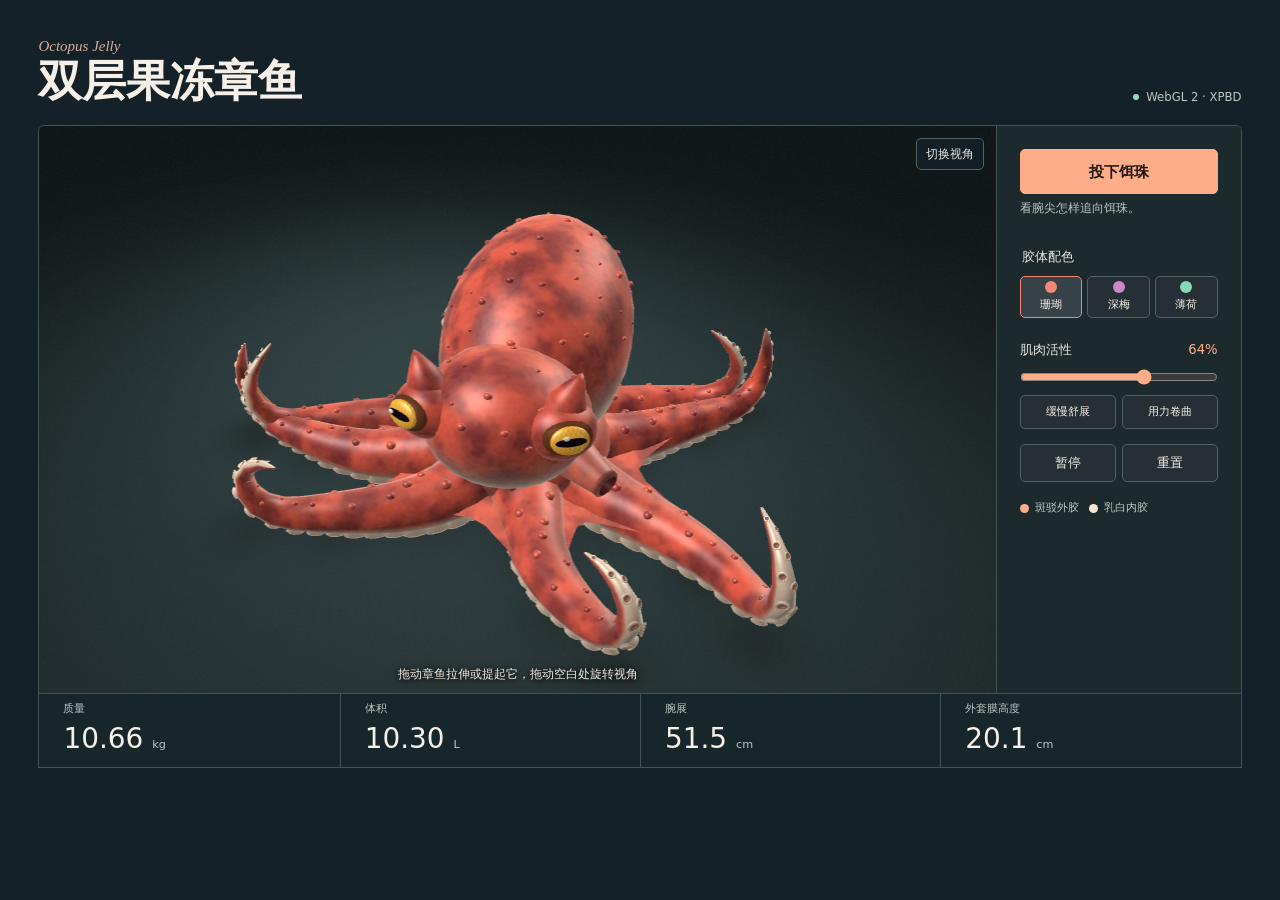
<file: works/octopus-jelly/index.html>
<!doctype html>
<html lang="zh-CN">
<head>
  <meta charset="utf-8">
  <meta name="viewport" content="width=device-width, initial-scale=1">
  <meta name="description" content="可拖拽、投饵、换色的双层果冻章鱼软体实验。">
  <title>双层果冻章鱼 | Octopus Jelly</title>
  <link rel="stylesheet" href="studio.css?v=20261121">
  <script type="module" src="studio.js?v=20261121"></script>
</head>
<body>
  <main>
    <header>
      <div>
        <p class="series">Octopus Jelly</p>
        <h1>双层果冻章鱼</h1>
      </div>
      <span class="engine" id="engine" role="status">正在准备模型</span>
    </header>
    <div class="studio">
      <figure class="stage">
        <canvas id="specimen" aria-label="双层果冻章鱼的三维视图"></canvas>
        <div class="stage-top"><button id="angle" type="button" aria-label="切换观察角度">切换视角</button></div>
        <span id="bait-marker" aria-hidden="true" hidden></span>
        <p id="notice" role="status" hidden></p>
        <figcaption>拖动章鱼拉伸或提起它，拖动空白处旋转视角</figcaption>
      </figure>
      <section class="controls" aria-label="实验控制">
        <div class="feeding">
          <button class="bait" id="bait" type="button">投下饵珠</button>
          <p id="bait-help" aria-live="polite">看腕尖怎样追向饵珠。</p>
        </div>
        <fieldset>
          <legend>胶体配色</legend>
          <div class="swatches">
            <button data-palette="coral" type="button" aria-pressed="true">珊瑚</button>
            <button data-palette="plum" type="button" aria-pressed="false">深梅</button>
            <button data-palette="mint" type="button" aria-pressed="false">薄荷</button>
          </div>
        </fieldset>
        <label for="muscle">肌肉活性 <output id="activity" for="muscle">64%</output></label>
        <input id="muscle" type="range" min="0" max="100" value="64">
        <div class="activity-presets" aria-label="肌肉活性对比">
          <button type="button" data-activity="18" aria-pressed="false">缓慢舒展</button>
          <button type="button" data-activity="92" aria-pressed="false">用力卷曲</button>
        </div>
        <div class="actions">
          <button id="pause" type="button" aria-pressed="false">暂停</button>
          <button id="reset" type="button">重置</button>
        </div>
        <p class="material"><span></span>斑驳外胶 <span></span>乳白内胶</p>
      </section>
    </div>
    <dl class="measurements" aria-label="实时模拟测量">
      <div title="按胶体密度和静止网格体积估算"><dt>质量</dt><dd><span id="mass">—</span> <small>kg</small></dd></div>
      <div title="实时累加模拟四面体的体积"><dt>体积</dt><dd><span id="volume">—</span> <small>L</small></dd></div>
      <div><dt>腕展</dt><dd><span id="span">—</span> <small>cm</small></dd></div>
      <div><dt>外套膜高度</dt><dd><span id="height">—</span> <small>cm</small></dd></div>
    </dl>
  </main>
</body>
</html>
</file>
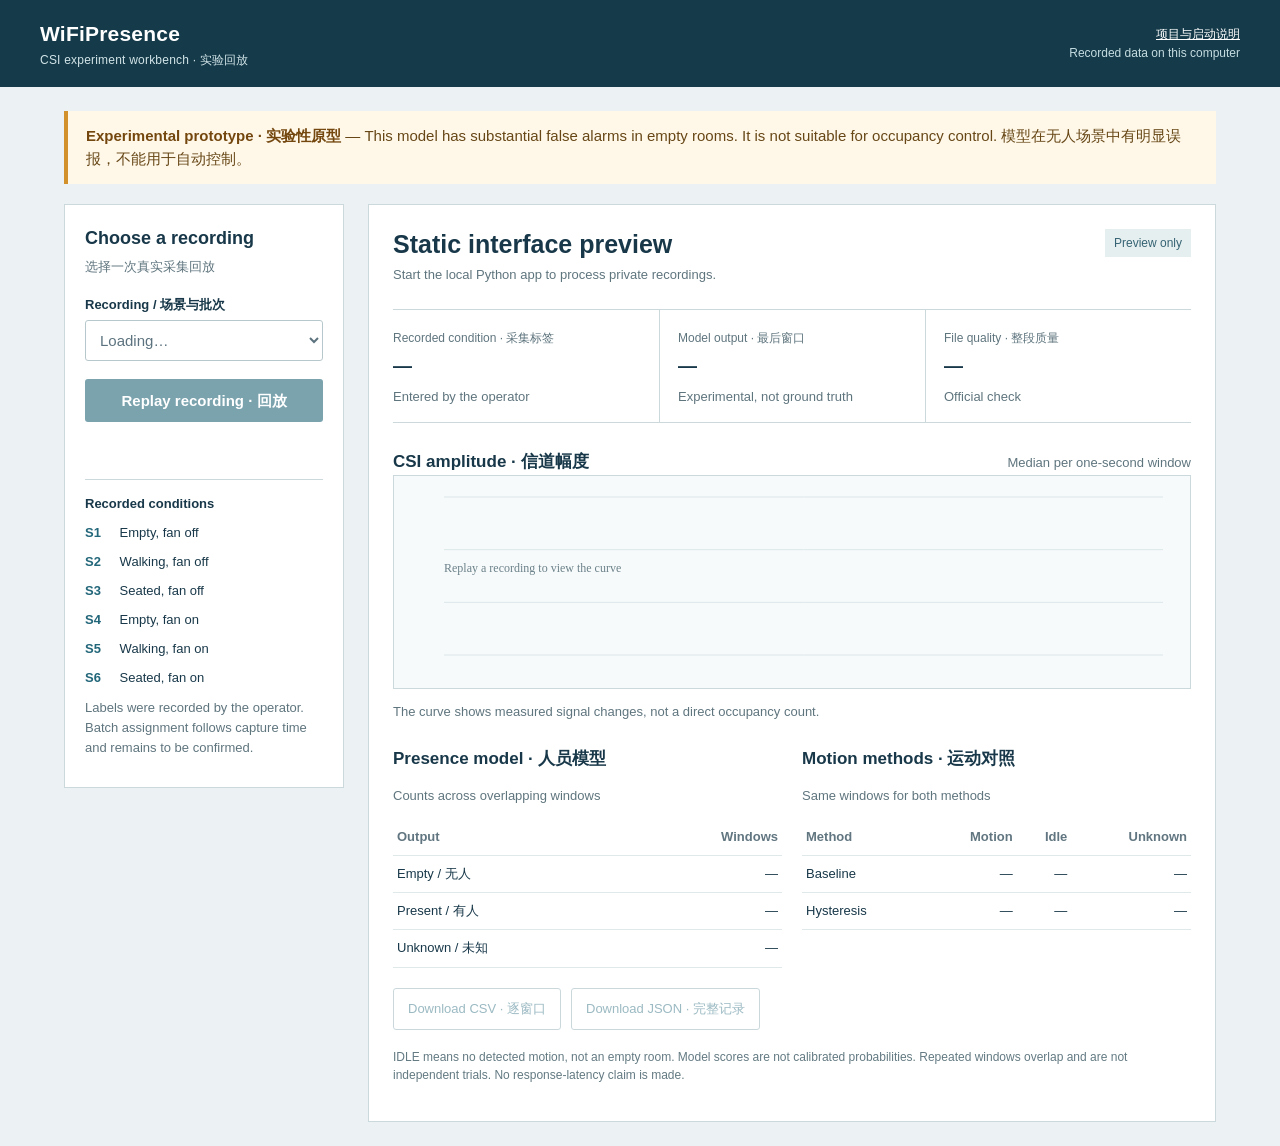
<file: projects/WiFiPresence/live-mvp/index.html>
<!doctype html>
<html lang="en"><head><meta charset="utf-8"><meta name="viewport" content="width=device-width,initial-scale=1">
<title>WiFiPresence | CSI research demo</title>
<style>
:root{--nav:#153b4a;--ink:#183849;--blue:#23677a;--light:#ecf2f3;--white:#fff;--line:#cbd9dd;--amber:#8a5010;--red:#a2403a}
*{box-sizing:border-box}body{margin:0;background:var(--light);color:var(--ink);font:15px/1.55 "Segoe UI","Microsoft YaHei",sans-serif}button,select{font:inherit}button:focus-visible,select:focus-visible,a:focus-visible{outline:3px solid #e3a449;outline-offset:3px}
header{background:var(--nav);color:white;padding:18px max(24px,calc((100vw - 1200px)/2));display:flex;justify-content:space-between;align-items:center;gap:20px}.brand{font-size:21px;font-weight:700;letter-spacing:.01em}.brand small{font-size:12px;display:block;font-weight:400;color:#d2e4e8}.top-note{font-size:12px;text-align:right;color:#c5dce1}
main{max-width:1200px;margin:auto;padding:24px}.notice{background:#fff8e9;border-left:4px solid #d3912c;padding:13px 18px;margin-bottom:20px;color:#674716}.notice strong{color:#74470e}.layout{display:grid;grid-template-columns:280px minmax(0,1fr);gap:24px;align-items:start}.sidebar,.pane{background:var(--white);border:1px solid var(--line)}.sidebar{padding:20px}.sidebar h2{font-size:18px;margin:0 0 4px}.muted{color:#5f757e;font-size:13px}label{display:block;font-weight:600;font-size:13px;margin:18px 0 5px}select{width:100%;padding:10px;border:1px solid #9ab2b9;background:white;color:var(--ink);border-radius:3px}button,.download{border:0;background:var(--blue);color:white;padding:10px 14px;border-radius:3px;cursor:pointer;text-align:center;text-decoration:none}button{width:100%;margin-top:18px;font-weight:600}button:disabled{opacity:.6;cursor:wait}.legend{border-top:1px solid var(--line);margin-top:22px;padding-top:14px;font-size:13px}.legend p{margin:9px 0}.legend b{display:inline-block;width:31px;color:var(--blue)}
.pane{padding:24px}.headline{display:flex;justify-content:space-between;gap:16px;align-items:flex-start}.headline h1{font-size:25px;margin:0;line-height:1.25}.headline p{margin:5px 0 0}.badge{background:#e6eff0;color:#356373;padding:5px 9px;font-size:12px;white-space:nowrap}.summary{display:grid;grid-template-columns:repeat(3,1fr);gap:0;margin-top:24px;border-top:1px solid var(--line);border-bottom:1px solid var(--line)}.stat{padding:15px 16px 15px 0}.stat+.stat{border-left:1px solid var(--line);padding-left:18px}.stat .key{font-size:12px;color:#5f757e}.stat strong{display:block;font-size:19px;margin:3px 0}.warning{color:var(--red)}
.plot-title{display:flex;justify-content:space-between;align-items:baseline;gap:12px;margin-top:26px}.plot-title h2,.results h2{font-size:17px;margin:0}.plot{background:#f7fafb;border:1px solid var(--line);padding:6px 12px}.plot canvas{display:block;width:100%;height:200px}.counts{display:grid;grid-template-columns:1fr 1fr;gap:20px;margin-top:24px}.counts h3{margin:0 0 8px;font-size:15px}.table{width:100%;border-collapse:collapse;font-size:13px}.table th,.table td{text-align:left;padding:8px 4px;border-bottom:1px solid #e0e9ea}.table th{font-weight:600;color:#617680}.table td:not(:first-child),.table th:not(:first-child){text-align:right}.downloads{display:flex;gap:10px;flex-wrap:wrap;margin-top:20px}.download{background:#fff;color:var(--blue);border:1px solid #8babb3;font-size:13px}.download[aria-disabled=true]{pointer-events:none;opacity:.45}.footer-note{font-size:12px;color:#637a82;margin-top:18px}.error{color:#a1322b;margin:12px 0 0;min-height:1.5em}.hidden{display:none}
@media(max-width:800px){.layout{grid-template-columns:1fr}.summary{grid-template-columns:1fr}.stat+.stat{border-left:0;border-top:1px solid var(--line);padding-left:0}.counts{grid-template-columns:1fr}main{padding:15px}.pane{padding:18px}.top-note{display:none}}
</style></head><body>
<header><div class="brand">WiFiPresence <small>CSI experiment workbench · 实验回放</small></div><div class="top-note"><a href="/" style="color:white">实时实验台</a><br>Recorded data on this computer</div></header>
<main><div class="notice"><strong>Experimental prototype · 实验性原型</strong> — This model has substantial false alarms in empty rooms. It is not suitable for occupancy control. 模型在无人场景中有明显误报，不能用于自动控制。</div>
<div class="layout"><aside class="sidebar"><h2>Choose a recording</h2><div class="muted">选择一次真实采集回放</div>
<label for="trial">Recording / 场景与批次</label><select id="trial" disabled><option>Loading…</option></select>
<button id="run" disabled>Replay recording · 回放</button><p class="error" id="error" role="status" aria-live="polite"></p>
<div class="legend"><strong>Recorded conditions</strong><p><b>S1</b> Empty, fan off</p><p><b>S2</b> Walking, fan off</p><p><b>S3</b> Seated, fan off</p><p><b>S4</b> Empty, fan on</p><p><b>S5</b> Walking, fan on</p><p><b>S6</b> Seated, fan on</p><p class="muted">Labels were recorded by the operator. Batch assignment follows capture time and remains to be confirmed.</p></div></aside>
<section class="pane"><div class="headline"><div><h1 id="title">Choose a recording</h1><p id="identity" class="muted">Select a trial, then replay its measurements.</p></div><span class="badge" id="status">Waiting</span></div>
<div class="summary"><div class="stat"><span class="key">Recorded condition · 采集标签</span><strong id="truth">—</strong><span class="muted">Entered by the operator</span></div><div class="stat"><span class="key">Model output · 最后窗口</span><strong id="presence">—</strong><span class="muted">Experimental, not ground truth</span></div><div class="stat"><span class="key">File quality · 整段质量</span><strong id="quality">—</strong><span id="qualityDetail" class="muted">Official check</span></div></div>
<div class="plot-title"><h2>CSI amplitude · 信道幅度</h2><span class="muted">Median per one-second window</span></div><div class="plot"><canvas id="chart" aria-label="CSI amplitude over time"></canvas></div><p class="muted">The curve shows measured signal changes, not a direct occupancy count.</p>
<div class="counts"><div class="results"><h2>Presence model · 人员模型</h2><p class="muted">Counts across overlapping windows</p><table class="table"><thead><tr><th>Output</th><th>Windows</th></tr></thead><tbody><tr><td>Empty / 无人</td><td id="cEmpty">—</td></tr><tr><td>Present / 有人</td><td id="cPresent">—</td></tr><tr><td>Unknown / 未知</td><td id="cUnknown">—</td></tr></tbody></table></div>
<div class="results"><h2>Motion methods · 运动对照</h2><p class="muted">Same windows for both methods</p><table class="table"><thead><tr><th>Method</th><th>Motion</th><th>Idle</th><th>Unknown</th></tr></thead><tbody><tr><td>Baseline</td><td id="bMotion">—</td><td id="bIdle">—</td><td id="bUnknown">—</td></tr><tr><td>Hysteresis</td><td id="hMotion">—</td><td id="hIdle">—</td><td id="hUnknown">—</td></tr></tbody></table></div></div>
<div class="downloads"><a class="download" id="csv" href="#" aria-disabled="true">Download CSV · 逐窗口</a><a class="download" id="json" href="#" aria-disabled="true">Download JSON · 完整记录</a></div><p class="footer-note">IDLE means no detected motion, not an empty room. Model scores are not calibrated probabilities. Repeated windows overlap and are not independent trials. No response-latency claim is made.</p></section></div></main>
<script>
'use strict';const $=id=>document.getElementById(id);let latest=null;
function clear(){latest=null;for(const id of ['truth','presence','quality','cEmpty','cPresent','cUnknown','bMotion','bIdle','bUnknown','hMotion','hIdle','hUnknown'])$(id).textContent='—';$('qualityDetail').textContent='Official check';for(const id of ['csv','json']){$(id).setAttribute('aria-disabled','true');$(id).href='#'}draw()}
function draw(){let canvas=$('chart'),w=canvas.clientWidth,h=200,d=window.devicePixelRatio||1;canvas.width=w*d;canvas.height=h*d;let c=canvas.getContext('2d');c.scale(d,d);c.fillStyle='#6b8189';c.font='12px Segoe UI';let x0=38,x1=w-15,y0=15,y1=h-27;c.strokeStyle='#dbe6e8';for(let i=0;i<4;i++){let y=y0+(y1-y0)*i/3;c.beginPath();c.moveTo(x0,y);c.lineTo(x1,y);c.stroke()}let pts=(latest?.windows||[]).filter(x=>x.amplitude!==null);if(pts.length<2){c.fillText('Replay a recording to view the curve',x0,90);return}let low=Math.min(...pts.map(x=>x.amplitude)),high=Math.max(...pts.map(x=>x.amplitude)),span=Math.max(1,high-low);c.strokeStyle='#287a8d';c.lineWidth=1.8;c.beginPath();let end=pts.at(-1).end_s;pts.forEach((p,i)=>{let x=x0+(x1-x0)*p.end_s/end,y=y1-(p.amplitude-low)/span*(y1-y0);if(i)c.lineTo(x,y);else c.moveTo(x,y)});c.stroke();c.fillText('0 s',x0,y1+20);c.fillText(end.toFixed(0)+' s',x1-30,y1+20);c.fillText(high.toFixed(1),2,y0+5);c.fillText(low.toFixed(1),2,y1)}
function count(obj,key){return obj[key]||0}function render(r){latest=r;let last=r.windows.at(-1),p=r.counts.presence,b=r.counts.baseline,h=r.counts.candidate;$('title').textContent=r.scenario+' | '+r.description;$('identity').textContent=r.batch+' · '+r.split+' · '+r.trial_id;$('status').textContent='Recorded CSI · '+r.window_count+' windows';$('truth').textContent=r.recorded_condition==='EMPTY'?'Empty / 无人':'Present / 有人';$('presence').textContent=({EMPTY:'Empty / 无人',PRESENT:'Present / 有人',UNKNOWN:'Unknown / 未知'})[last.presence];$('quality').textContent=r.official_quality==='PASS'?'Pass / 通过':'Pass with warnings';$('qualityDetail').textContent=r.quality_warnings.length?r.quality_warnings.join(', '):'No official warnings';for(let [id,obj,key] of [['cEmpty',p,'EMPTY'],['cPresent',p,'PRESENT'],['cUnknown',p,'UNKNOWN'],['bMotion',b,'MOTION'],['bIdle',b,'IDLE'],['bUnknown',b,'UNKNOWN'],['hMotion',h,'MOTION'],['hIdle',h,'IDLE'],['hUnknown',h,'UNKNOWN']])$(id).textContent=count(obj,key);for(let [id,path] of [['csv','/api/report.csv?id='],['json','/api/report.json?id=']]){$(id).href=path+encodeURIComponent(r.trial_id);$(id).setAttribute('aria-disabled','false')}draw()}
async function run(){clear();$('error').textContent='';$('run').disabled=true;$('trial').disabled=true;$('status').textContent='Reading…';try{const response=await fetch('/api/replay?id='+encodeURIComponent($('trial').value));const data=await response.json();if(!response.ok)throw Error(data.error||'Cannot read recording');render(data)}catch(e){clear();$('status').textContent='Unable to replay';$('error').textContent=e.message}finally{$('run').disabled=false;$('trial').disabled=false}}
async function init(){try{let response=await fetch('/api/trials');if(!response.ok)throw Error('Local service unavailable');let data=await response.json();if(!data.trials.length){$('title').textContent='Local data required';$('identity').textContent='Configure WIFIPRESENCE_DATA_DIR to use your private recordings.';$('status').textContent='No local recordings';return}$('trial').replaceChildren();for(let r of data.trials){let o=document.createElement('option');o.value=r.trial_id;o.textContent=r.batch+' / '+r.scenario+' / '+r.split;$('trial').append(o)}let choice=data.trials.find(x=>x.batch==='batch5'&&x.scenario==='S4');if(choice)$('trial').value=choice.trial_id;$('trial').disabled=false;$('run').disabled=false;await run()}catch(e){$('error').textContent=e.message;$('status').textContent='Service unavailable'}}
$('run').addEventListener('click',run);$('trial').addEventListener('change',()=>{clear();$('title').textContent='Recording selected';$('identity').textContent='Press Replay recording to process this trial.';$('status').textContent='Waiting'});window.addEventListener('resize',draw);if(['127.0.0.1','localhost'].includes(location.hostname)){init()}else{$('title').textContent='Static interface preview';$('identity').textContent='Start the local Python app to process private recordings.';$('status').textContent='Preview only';let link=document.querySelector('header a');link.href='../';link.textContent='项目与启动说明';draw()}
</script></body></html>
</file>
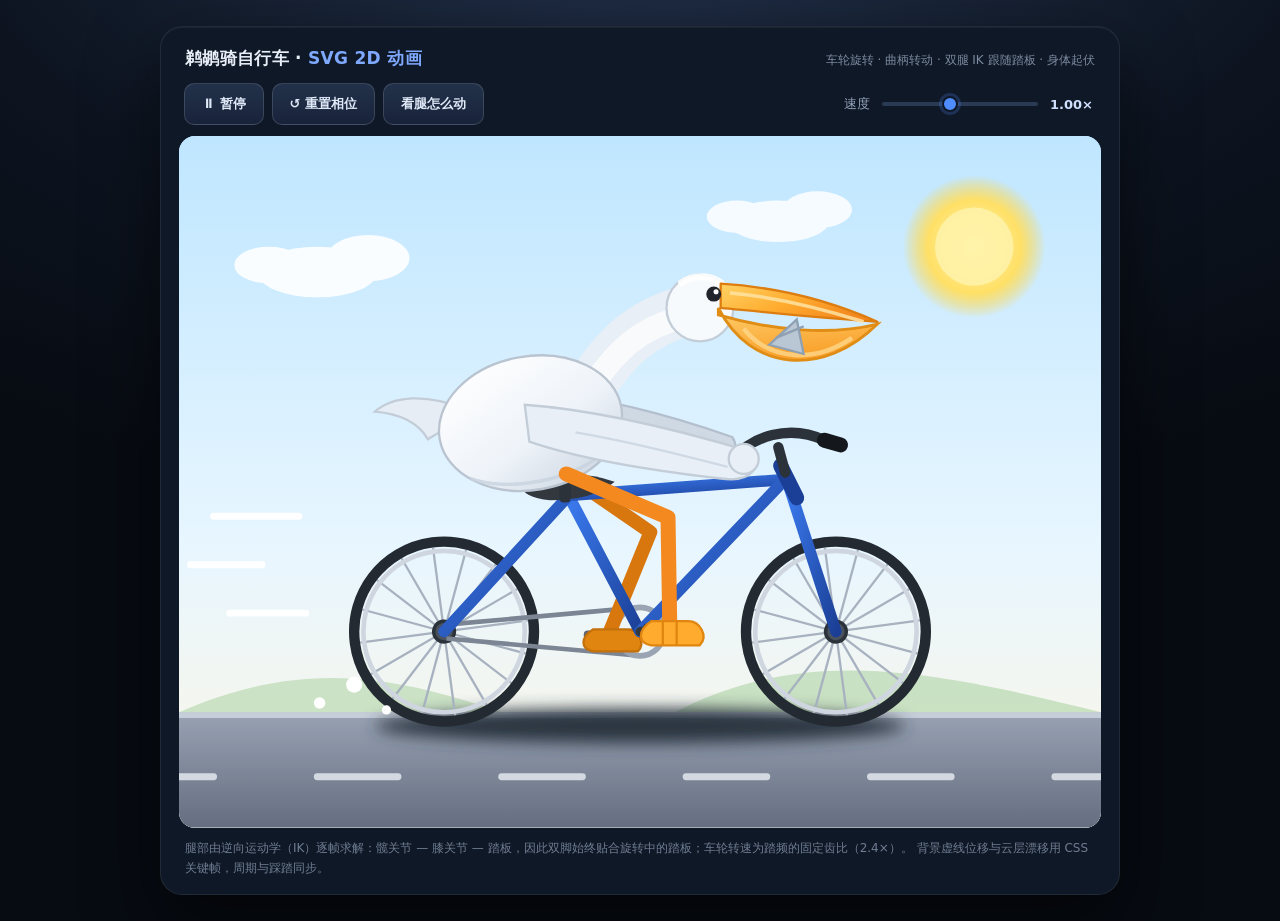
<file: works/pelican-bicycle.html>
<!DOCTYPE html>
<html lang="zh-CN">
<head>
<meta charset="UTF-8">
<meta name="viewport" content="width=device-width, initial-scale=1">
<title>鹈鹕骑自行车 · SVG 2D 动画</title>
<style>
  :root {
    --road-dur: 0.62s;
    --cloud-dur: 30s;
    --bob-dur: 1.15s;
  }

  * { box-sizing: border-box; }

  body {
    margin: 0;
    min-height: 100vh;
    display: grid;
    place-items: center;
    padding: 26px 20px;
    font-family: system-ui, -apple-system, "Segoe UI", "Microsoft YaHei", sans-serif;
    color: #e8eef7;
    background:
      radial-gradient(1200px 620px at 50% -12%, #24344f 0%, #0d1420 58%, #070b12 100%);
  }

  .card {
    width: min(960px, 100%);
    background: #0f1826;
    border: 1px solid rgba(255,255,255,.08);
    border-radius: 22px;
    padding: 18px 18px 14px;
    box-shadow: 0 30px 70px rgba(0,0,0,.55), inset 0 1px 0 rgba(255,255,255,.05);
  }

  .head {
    display: flex;
    align-items: baseline;
    justify-content: space-between;
    gap: 12px;
    flex-wrap: wrap;
    padding: 2px 6px 13px;
  }

  h1 {
    margin: 0;
    font-size: 17px;
    font-weight: 700;
    letter-spacing: .3px;
  }
  h1 em {
    font-style: normal;
    color: #7fa9ff;
  }

  .hint { font-size: 12px; color: #7d8ba1; }

  .stage {
    border-radius: 16px;
    overflow: hidden;
    line-height: 0;
    background: #bfe6ff;
    box-shadow: inset 0 0 0 1px rgba(255,255,255,.06);
  }
  .stage svg { display: block; width: 100%; height: auto; }

  .controls {
    display: flex;
    align-items: center;
    gap: 14px;
    flex-wrap: wrap;
    padding: 14px 6px 6px;
  }

  .btn {
    border: 1px solid rgba(255,255,255,.14);
    background: linear-gradient(180deg, #22314a, #18233a);
    color: #dfe9f8;
    font-size: 13px;
    font-weight: 600;
    font-family: inherit;
    padding: 9px 17px;
    border-radius: 10px;
    cursor: pointer;
    transition: background .18s, transform .08s;
  }
  .btn:hover { background: linear-gradient(180deg, #2b3d5c, #1d2b45); }
  .btn:active { transform: translateY(1px); }

  .slider {
    display: flex;
    align-items: center;
    gap: 10px;
    font-size: 13px;
    color: #93a2b8;
    margin-left: auto;
  }
  .slider b {
    color: #cfe0ff;
    font-variant-numeric: tabular-nums;
    min-width: 46px;
    display: inline-block;
  }

  input[type=range] {
    -webkit-appearance: none;
    appearance: none;
    width: 156px;
    height: 4px;
    border-radius: 99px;
    background: #2a3a54;
    outline: none;
    cursor: pointer;
  }
  input[type=range]::-webkit-slider-thumb {
    -webkit-appearance: none;
    width: 16px; height: 16px;
    border-radius: 50%;
    background: #4f8cff;
    border: 2px solid #0f1826;
    box-shadow: 0 0 0 3px rgba(79,140,255,.22);
  }
  input[type=range]::-moz-range-thumb {
    width: 14px; height: 14px;
    border-radius: 50%;
    background: #4f8cff;
    border: 2px solid #0f1826;
  }

  .foot {
    padding: 10px 6px 2px;
    font-size: 12px;
    line-height: 1.7;
    color: #6f7d92;
  }
  .foot code {
    color: #8fb4ff;
    font-size: 11.5px;
  }

  /* ============ 通用背景动画 ============ */
  .road-dash { animation: roadMove var(--road-dur) linear infinite; }

  @keyframes roadMove {
    from { transform: translateX(0); }
    to   { transform: translateX(-160px); }   /* 160 = 70 + 90，正好一个虚线周期 */
  }

  .cloud-layer { animation: cloudMove var(--cloud-dur) linear infinite; }

  @keyframes cloudMove {
    from { transform: translateX(0); }
    to   { transform: translateX(-400px); }
  }

  .sun {
    transform-box: fill-box;
    transform-origin: center;
    animation: sunPulse 4.4s ease-in-out infinite;
  }
  @keyframes sunPulse {
    0%, 100% { transform: scale(1);    opacity: .95; }
    50%      { transform: scale(1.09); opacity: 1; }
  }

  .speedlines {
    animation: blink 1.15s ease-in-out infinite;
    transform-box: fill-box;
    transform-origin: center;
  }
  @keyframes blink {
    0%, 100% { opacity: .16; transform: translateX(6px); }
    50%      { opacity: .55; transform: translateX(0); }
  }

  .shadow {
    transform-box: fill-box;
    transform-origin: center;
    animation: shadowPulse var(--bob-dur) ease-in-out infinite;
  }
  @keyframes shadowPulse {
    0%, 100% { transform: scaleX(1);   opacity: .26; }
    50%      { transform: scaleX(.95); opacity: .20; }
  }

  .puff {
    transform-box: fill-box;
    transform-origin: center;
    animation: puffUp var(--bob-dur) linear infinite;
  }
  @keyframes puffUp {
    0%   { opacity: 0;   transform: translate(0, 8px) scale(.55); }
    30%  { opacity: .5; }
    100% { opacity: 0;   transform: translate(-46px, -28px) scale(1.6); }
  }

  /* 暂停：同时冻结 JS 与 CSS 动画 */
  body.paused .road-dash,
  body.paused .cloud-layer,
  body.paused .sun,
  body.paused .speedlines,
  body.paused .shadow,
  body.paused .puff { animation-play-state: paused; }
  .stage svg { max-height: max(180px, calc(100svh - 185px)); }
  .controls { padding: 0 5px 11px; gap: 8px; }
  .controls .btn { min-height: 42px; }
  .controls :focus-visible { outline: 2px solid #9ecbff; outline-offset: 3px; }
  #show-ik[aria-pressed="true"] { border-color: #abcaff; }
  .ik-key { color: #cde1f3; font-size: .84rem; margin: 8px 5px 0; }
  @media (max-width: 580px) {
    body { padding: 14px 9px; }
    .card { padding: 12px; }
    .slider { margin-left: 0; }
  }
</style>
</head>
<body>
<div class="card">

  <div class="head">
    <h1>鹈鹕骑自行车 · <em>SVG 2D 动画</em></h1>
    <span class="hint">车轮旋转 · 曲柄转动 · 双腿 IK 跟随踏板 · 身体起伏</span>
  </div>

  <div class="controls">
    <button class="btn" id="toggle" type="button">⏸ 暂停</button>
    <button class="btn" id="reset" type="button">↺ 重置相位</button>
    <button class="btn" id="show-ik" type="button" aria-pressed="false">看腿怎么动</button>
    <label class="slider">
      速度 <input id="speed" type="range" min="0.25" max="2" step="0.05" value="1">
      <b id="speedVal">1.00×</b>
    </label>
  </div>

  <div class="stage">
    <svg id="scene" viewBox="0 0 800 600" xmlns="http://www.w3.org/2000/svg"
         role="img" aria-label="一只鹈鹕骑着自行车向前骑行的循环动画">
      <defs>
        <linearGradient id="sky" x1="0" y1="0" x2="0" y2="1">
          <stop offset="0%" stop-color="#bfe6ff"/>
          <stop offset="60%" stop-color="#e8f6ff"/>
          <stop offset="100%" stop-color="#fdf6e3"/>
        </linearGradient>
        <linearGradient id="road" x1="0" y1="0" x2="0" y2="1">
          <stop offset="0%" stop-color="#98a2b3"/>
          <stop offset="100%" stop-color="#646e80"/>
        </linearGradient>
        <linearGradient id="bodyGrad" x1="0.15" y1="0" x2="0.85" y2="1">
          <stop offset="0%" stop-color="#ffffff"/>
          <stop offset="58%" stop-color="#eef3f9"/>
          <stop offset="100%" stop-color="#ccd6e1"/>
        </linearGradient>
        <linearGradient id="beakGrad" x1="0" y1="0" x2="1" y2="0.5">
          <stop offset="0%" stop-color="#ffd264"/>
          <stop offset="55%" stop-color="#ffab2e"/>
          <stop offset="100%" stop-color="#f4881f"/>
        </linearGradient>
        <linearGradient id="pouchGrad" x1="0" y1="0" x2="0.3" y2="1">
          <stop offset="0%" stop-color="#ffce6b"/>
          <stop offset="100%" stop-color="#f9a02a"/>
        </linearGradient>
        <linearGradient id="frameGrad" x1="0" y1="0" x2="1" y2="1">
          <stop offset="0%" stop-color="#3b7bf0"/>
          <stop offset="100%" stop-color="#1b3f96"/>
        </linearGradient>
        <radialGradient id="sunGrad" cx="0.5" cy="0.5" r="0.5">
          <stop offset="0%" stop-color="#fff6c0"/>
          <stop offset="65%" stop-color="#ffe066"/>
          <stop offset="100%" stop-color="#ffd43b" stop-opacity="0"/>
        </radialGradient>
        <filter id="soft" x="-40%" y="-60%" width="180%" height="220%">
          <feGaussianBlur stdDeviation="7"/>
        </filter>
      </defs>

      <!-- ================= 背景 ================= -->
      <rect width="800" height="600" fill="url(#sky)"/>

      <!-- 云（三朵，间距 400，整体左移 400 实现无缝循环） -->
      <g class="cloud-layer">
        <g transform="translate(120 118)" fill="#ffffff" opacity="0.9">
          <ellipse cx="0" cy="0" rx="52" ry="22"/>
          <ellipse cx="44" cy="-12" rx="36" ry="20"/>
          <ellipse cx="-42" cy="-6" rx="30" ry="16"/>
        </g>
        <g transform="translate(520 74)" fill="#ffffff" opacity="0.85">
          <ellipse cx="0" cy="0" rx="44" ry="18"/>
          <ellipse cx="34" cy="-10" rx="30" ry="16"/>
          <ellipse cx="-36" cy="-4" rx="26" ry="14"/>
        </g>
        <g transform="translate(920 156)" fill="#ffffff" opacity="0.8">
          <ellipse cx="0" cy="0" rx="56" ry="21"/>
          <ellipse cx="46" cy="-10" rx="34" ry="17"/>
          <ellipse cx="-44" cy="-5" rx="28" ry="15"/>
        </g>
      </g>

      <!-- 太阳 -->
      <g class="sun">
        <circle cx="690" cy="96" r="62" fill="url(#sunGrad)"/>
        <circle cx="690" cy="96" r="34" fill="#fff3a8" opacity="0.9"/>
      </g>

      <!-- 远山 -->
      <path d="M0 500 C 110 452 190 470 280 500 Z" fill="#b7d8b0" opacity="0.65"/>
      <path d="M430 500 C 540 444 640 460 800 500 Z" fill="#a8cf9f" opacity="0.55"/>

      <!-- 路面 -->
      <rect x="0" y="500" width="800" height="100" fill="url(#road)"/>
      <rect x="0" y="500" width="800" height="5" fill="#dbe2ea" opacity="0.7"/>
      <line class="road-dash" x1="-200" y1="556" x2="1000" y2="556"
            stroke="#f2f6fa" stroke-width="6" stroke-linecap="round"
            stroke-dasharray="70 90" opacity="0.75"/>

      <!-- 地面投影 -->
      <ellipse class="shadow" cx="400" cy="512" rx="230" ry="15"
               fill="#2b3440" filter="url(#soft)"/>

      <!-- 速度线 -->
      <g class="speedlines" stroke="#ffffff" stroke-width="6" stroke-linecap="round">
        <line x1="30" y1="330" x2="104" y2="330"/>
        <line x1="10" y1="372" x2="72" y2="372"/>
        <line x1="44" y1="414" x2="110" y2="414"/>
      </g>

      <!-- ================= 自行车 ================= -->
      <!-- 后轮 -->
      <g transform="translate(230 430)">
        <g id="rearWheel">
          <g stroke="#a7b1bf" stroke-width="2">
            <line x1="0" y1="-74" x2="0" y2="74"/>
            <line x1="-74" y1="0" x2="74" y2="0"/>
            <line x1="-52" y1="-52" x2="52" y2="52"/>
            <line x1="52" y1="-52" x2="-52" y2="52"/>
            <line x1="-28" y1="-68" x2="28" y2="68"/>
            <line x1="28" y1="-68" x2="-28" y2="68"/>
            <line x1="-68" y1="-28" x2="68" y2="28"/>
            <line x1="68" y1="-28" x2="-68" y2="28"/>
          </g>
          <circle r="70" fill="none" stroke="#cfd6df" stroke-width="4"/>
          <circle r="78" fill="none" stroke="#242a31" stroke-width="9"/>
          <circle r="9" fill="#4a525d" stroke="#2b323a" stroke-width="3"/>
        </g>
      </g>

      <!-- 前轮 -->
      <g transform="translate(570 430)">
        <g id="frontWheel">
          <g stroke="#a7b1bf" stroke-width="2">
            <line x1="0" y1="-74" x2="0" y2="74"/>
            <line x1="-74" y1="0" x2="74" y2="0"/>
            <line x1="-52" y1="-52" x2="52" y2="52"/>
            <line x1="52" y1="-52" x2="-52" y2="52"/>
            <line x1="-28" y1="-68" x2="28" y2="68"/>
            <line x1="28" y1="-68" x2="-28" y2="68"/>
            <line x1="-68" y1="-28" x2="68" y2="28"/>
            <line x1="68" y1="-28" x2="-68" y2="28"/>
          </g>
          <circle r="70" fill="none" stroke="#cfd6df" stroke-width="4"/>
          <circle r="78" fill="none" stroke="#242a31" stroke-width="9"/>
          <circle r="9" fill="#4a525d" stroke="#2b323a" stroke-width="3"/>
        </g>
      </g>

      <!-- 链条 + 牙盘 -->
      <g stroke="#7b8593" stroke-width="4" fill="none">
        <path d="M400 409 L232 424"/>
        <path d="M400 451 L232 436"/>
      </g>
      <circle cx="400" cy="430" r="21" fill="none" stroke="#9aa4b2" stroke-width="5"/>
      <circle cx="400" cy="430" r="6" fill="#5b6470"/>

      <!-- 远侧曲柄 + 踏板 -->
      <g transform="translate(400 430)">
        <g id="crankFar">
          <line x1="0" y1="0" x2="26" y2="0" stroke="#5b6470" stroke-width="7" stroke-linecap="round"/>
        </g>
      </g>
      <rect id="farPedal" x="-23" y="-4" width="46" height="8" rx="3.5"
            fill="#5b6470" transform="translate(374 430)"/>

      <!-- 远侧腿 + 脚（在车架之后，被车架遮挡） -->
      <g>
        <path id="farLeg" d="" fill="none" stroke="#d9770f" stroke-width="12"
              stroke-linecap="round" stroke-linejoin="round"/>
        <g id="farFoot" transform="translate(374 430)">
          <path d="M-15 -5 C-26 2 -26 12 -15 14 L24 14 C31 7 24 -5 15 -5 Z"
                fill="#e08610" stroke="#c4700b" stroke-width="2"/>
        </g>
      </g>

      <!-- 车架 -->
      <g stroke="url(#frameGrad)" stroke-width="10" stroke-linecap="round" fill="none">
        <line x1="400" y1="430" x2="338" y2="312"/>
        <line x1="338" y1="312" x2="526" y2="298"/>
        <line x1="400" y1="430" x2="524" y2="300"/>
        <line x1="230" y1="430" x2="400" y2="430"/>
        <line x1="230" y1="430" x2="340" y2="310"/>
        <line x1="528" y1="300" x2="570" y2="430"/>
      </g>
      <line x1="522" y1="286" x2="536" y2="314" stroke="#1b3f96" stroke-width="13" stroke-linecap="round"/>

      <!-- 车座 -->
      <path d="M296 302 Q340 286 378 300 Q360 316 322 316 Q298 314 296 302 Z" fill="#33383f"/>
      <rect x="330" y="300" width="10" height="18" rx="4" fill="#2b323a"/>

      <!-- 车把 -->
      <g>
        <line x1="526" y1="292" x2="520" y2="270" stroke="#2b323a" stroke-width="9" stroke-linecap="round"/>
        <path d="M480 282 C 496 260 530 250 560 264" fill="none"
              stroke="#2b323a" stroke-width="9" stroke-linecap="round"/>
        <path d="M480 282 L466 289" stroke="#14181d" stroke-width="13" stroke-linecap="round"/>
        <path d="M560 264 L574 268" stroke="#14181d" stroke-width="13" stroke-linecap="round"/>
      </g>

      <!-- ================= 鹈鹕（整体随踩踏上下起伏） ================= -->
      <g id="pelican">
        <!-- 尾羽 -->
        <path d="M250 238 C 214 224 186 226 170 240 C 194 242 208 250 216 264 C 228 256 240 250 256 254 Z"
              fill="#e6edf4" stroke="#c3cdd8" stroke-width="2"/>

        <!-- 远侧翅膀（压在身体后面） -->
        <path d="M318 224 C 372 228 428 244 480 262 C 488 274 478 286 456 282 C 404 276 350 268 314 254 Z"
              fill="#cfd9e4" stroke="#b3bfcd" stroke-width="2"/>

        <!-- 脖子 -->
        <path d="M348 234 C 376 184 402 162 442 152" fill="none"
              stroke="#e9eff6" stroke-width="44" stroke-linecap="round"/>
        <path d="M352 228 C 378 186 402 166 438 158" fill="none"
              stroke="#ffffff" stroke-width="20" stroke-linecap="round" opacity="0.7"/>

        <!-- 身体 -->
        <g transform="rotate(-10 305 250)">
          <ellipse cx="305" cy="250" rx="80" ry="58" fill="url(#bodyGrad)"
                   stroke="#b9c4d0" stroke-width="2"/>
          <path d="M245 288 C 275 306 335 306 366 284" fill="none"
                stroke="#c9d4e0" stroke-width="3" opacity="0.8"/>
        </g>

        <!-- 头 -->
        <circle cx="452" cy="150" r="29" fill="#f7fafd" stroke="#c3cdd8" stroke-width="2"/>
        <path d="M436 128 C 448 120 464 122 472 130" fill="none"
              stroke="#ffffff" stroke-width="6" stroke-linecap="round" opacity="0.9"/>

        <!-- 喉囊 -->
        <path d="M468 150 C 496 206 560 210 606 164 C 566 174 516 170 468 156 Z"
              fill="url(#pouchGrad)" stroke="#e08d16" stroke-width="2.5"/>
        <path d="M490 168 C 512 196 552 198 584 176" fill="none"
              stroke="#ffd88a" stroke-width="4" opacity="0.8"/>

        <!-- 喉囊里的小鱼 -->
        <path d="M512 182 L536 160 L542 190 Z" fill="#b9c6d3" stroke="#8fa0b2" stroke-width="2"/>
        <path d="M518 176 L542 166" fill="none" stroke="#8fa0b2" stroke-width="2"/>

        <!-- 上喙 -->
        <path d="M470 129 C 522 132 570 146 606 162 C 572 160 522 155 470 150 Z"
              fill="url(#beakGrad)" stroke="#dd7d10" stroke-width="2" stroke-linejoin="round"/>
        <path d="M478 137 C 522 141 562 152 594 162" fill="none"
              stroke="#ffe3a3" stroke-width="3" opacity="0.85"/>

        <!-- 眼睛 -->
        <circle cx="464" cy="138" r="6.5" fill="#21252b"/>
        <circle cx="466" cy="136" r="2.2" fill="#ffffff"/>

        <!-- 近侧翅膀（抓住车把） -->
        <path d="M300 234 C 356 238 420 252 494 274 C 508 286 498 302 470 298 C 418 292 350 282 304 266 Z"
              fill="#e8eff6" stroke="#c3cdd8" stroke-width="2"/>
        <path d="M344 258 C 392 266 438 278 476 288" fill="none"
              stroke="#c9d4e0" stroke-width="2" opacity="0.8"/>
        <circle cx="490" cy="281" r="13" fill="#e8eff6" stroke="#c3cdd8" stroke-width="2"/>
      </g>

      <!-- 近侧曲柄 + 踏板 -->
      <g transform="translate(400 430)">
        <g id="crankNear">
          <line x1="0" y1="0" x2="26" y2="0" stroke="#33383f" stroke-width="8" stroke-linecap="round"/>
        </g>
      </g>
      <rect id="nearPedal" x="-23" y="-4" width="46" height="8" rx="3.5"
            fill="#33383f" transform="translate(426 430)"/>

      <!-- 近侧腿 + 蹼足 -->
      <g>
        <path id="nearLeg" d="" fill="none" stroke="#f4891f" stroke-width="13"
              stroke-linecap="round" stroke-linejoin="round"/>
        <g id="nearFoot" transform="translate(426 430)">
          <path d="M-16 -6 C-28 2 -28 13 -16 15 L26 15 C34 7 26 -6 16 -6 Z"
                fill="#ffab2e" stroke="#e08610" stroke-width="2"/>
          <path d="M-6 -6 L-6 15 M 6 -6 L 6 15" fill="none" stroke="#e08610" stroke-width="2"/>
        </g>
      </g>

      <!-- 扬尘 -->
      <g class="puff" fill="#ffffff">
        <circle cx="152" cy="476" r="7"/>
        <circle cx="122" cy="492" r="5"/>
        <circle cx="180" cy="498" r="4"/>
      </g>
      <g id="ik-guide" visibility="hidden" aria-hidden="true" pointer-events="none">
        <circle id="pedal-orbit" fill="none" stroke="#fff8d3" stroke-width="2" stroke-dasharray="4 4"/>
        <path id="ik-line" fill="none" stroke="#173667" stroke-width="4"/>
        <circle id="ik-hip" r="6" fill="#173667" stroke="white" stroke-width="2"/>
        <circle id="ik-knee" r="6" fill="#7a2c74" stroke="white" stroke-width="2"/>
        <circle id="ik-pedal" r="6" fill="#ba4308" stroke="white" stroke-width="2"/>
      </g>
    </svg>
  </div>

  <p id="ik-key" class="ik-key" hidden>蓝点是髋，紫点是膝，橙点跟着踏板转。把速度调到 0.25× 更容易看清。</p>
  <div class="foot">
    腿部由逆向运动学（IK）逐帧求解：髋关节 — 膝关节 — 踏板，因此双脚始终贴合旋转中的踏板；车轮转速为踏频的固定齿比（2.4×）。
    背景虚线位移与云层漂移用 CSS 关键帧，周期与踩踏同步。
  </div>
</div>

<script>
(function () {
  'use strict';

  var $ = function (id) { return document.getElementById(id); };

  var el = {
    pelican:   $('pelican'),
    rearWheel: $('rearWheel'),
    frontWheel:$('frontWheel'),
    crankNear: $('crankNear'),
    crankFar:  $('crankFar'),
    nearPedal: $('nearPedal'),
    farPedal:  $('farPedal'),
    nearLeg:   $('nearLeg'),
    farLeg:    $('farLeg'),
    nearFoot:  $('nearFoot'),
    farFoot:   $('farFoot')
  };

  // ---- 骑行几何参数 ----
  var C  = { x: 400, y: 430 };          // 五通（曲柄中心）
  var R  = 26;                          // 曲柄长度
  var L1 = 96, L2 = 96;                 // 大腿 / 小腿
  var HIP_N = { x: 336, y: 294 };       // 近侧髋关节
  var HIP_F = { x: 330, y: 290 };       // 远侧髋关节
  var GEAR   = 2.4;                     // 齿比（车轮比曲柄）
  var PERIOD = 1.15;                    // 踩踏一圈秒数
  var DEG    = 180 / Math.PI;

  // ---- 状态 ----
  var theta = 0;
  var running = true;
  var speed = 1;
  var last = performance.now();

  var root = document.documentElement;
  var btnToggle = $('toggle');
  var btnReset  = $('reset');
  var range     = $('speed');
  var speedVal  = $('speedVal');

  /** 两段骨骼 IK：求膝盖位置（膝盖朝前） */
  function ik(H, P) {
    var dx = P.x - H.x;
    var dy = P.y - H.y;
    var raw = Math.hypot(dx, dy) || 1e-6;

    var dMin = Math.abs(L2 - L1) + 1;
    var dMax = L1 + L2 - 1;
    var d = Math.max(dMin, Math.min(dMax, raw));

    var ux = dx / raw, uy = dy / raw;
    var a = (L1 * L1 - L2 * L2 + d * d) / (2 * d);
    var h = Math.sqrt(Math.max(0, L1 * L1 - a * a));

    var mx = H.x + ux * a, my = H.y + uy * a;
    var k1 = { x: mx - uy * h, y: my + ux * h };
    var k2 = { x: mx + uy * h, y: my - ux * h };

    return (k2.x >= k1.x) ? k2 : k1;   // 取靠前的一侧，膝盖朝车头方向
  }

  function legPath(H, K, P) {
    return 'M' + H.x.toFixed(1) + ',' + H.y.toFixed(1) +
           ' L' + K.x.toFixed(1) + ',' + K.y.toFixed(1) +
           ' L' + P.x.toFixed(1) + ',' + (P.y - 4).toFixed(1);
  }

  function render() {
    var deg = theta * DEG;

    // 身体起伏：每圈两次（左右脚各蹬一下）
    var bob = 3.5 * Math.sin(2 * theta);
    el.pelican.setAttribute('transform', 'translate(0 ' + bob.toFixed(2) + ')');

    // 踏板位置
    var cosT = Math.cos(theta), sinT = Math.sin(theta);
    var Pn = { x: C.x + R * cosT, y: C.y + R * sinT };
    var Pf = { x: C.x - R * cosT, y: C.y - R * sinT };

    // 髋关节（跟随身体起伏）
    var Hn = { x: HIP_N.x, y: HIP_N.y + bob };
    var Hf = { x: HIP_F.x, y: HIP_F.y + bob };

    var Kn = ik(Hn, Pn);
    var Kf = ik(Hf, Pf);

    el.nearLeg.setAttribute('d', legPath(Hn, Kn, Pn));
    el.farLeg.setAttribute('d',  legPath(Hf, Kf, Pf));

    if (showGuide) {
      $('ik-line').setAttribute('d', legPath(Hn, Kn, Pn));
      [Hn, Kn, Pn].forEach(function(point, i) {
        var joint = joints[i];
        joint.setAttribute('cx', point.x);
        joint.setAttribute('cy', point.y);
      });
    }

    // 蹼足与踏板保持水平，只随曲柄平移
    el.nearFoot.setAttribute('transform', 'translate(' + Pn.x.toFixed(1) + ' ' + Pn.y.toFixed(1) + ')');
    el.farFoot.setAttribute('transform',  'translate(' + Pf.x.toFixed(1) + ' ' + Pf.y.toFixed(1) + ')');
    el.nearPedal.setAttribute('transform', 'translate(' + Pn.x.toFixed(1) + ' ' + Pn.y.toFixed(1) + ')');
    el.farPedal.setAttribute('transform',  'translate(' + Pf.x.toFixed(1) + ' ' + Pf.y.toFixed(1) + ')');

    // 曲柄
    el.crankNear.setAttribute('transform', 'rotate(' + deg.toFixed(2) + ')');
    el.crankFar.setAttribute('transform',  'rotate(' + (deg + 180).toFixed(2) + ')');

    // 车轮（按齿比放大转速）
    var wa = (deg * GEAR) % 360;
    el.rearWheel.setAttribute('transform',  'rotate(' + wa.toFixed(2) + ')');
    el.frontWheel.setAttribute('transform', 'rotate(' + wa.toFixed(2) + ')');
  }

  function loop(now) {
    var dt = Math.min(0.05, (now - last) / 1000);
    last = now;

    if (running) {
      theta += speed * (2 * Math.PI / PERIOD) * dt;
    }
    render();
    requestAnimationFrame(loop);
  }

  function applySpeed() {
    speedVal.textContent = speed.toFixed(2) + '×';
    root.style.setProperty('--road-dur',  (0.62 / speed).toFixed(3) + 's');
    root.style.setProperty('--cloud-dur', (30 / speed).toFixed(2) + 's');
    root.style.setProperty('--bob-dur',   (PERIOD / speed).toFixed(3) + 's');
  }

  function setRunning(next) {
    running = next;
    btnToggle.textContent = running ? '⏸ 暂停' : '▶ 播放';
    document.body.classList.toggle('paused', !running);
  }

  var showGuide = false;
  var joints = ['ik-hip', 'ik-knee', 'ik-pedal'].map($);
  var orbit = $('pedal-orbit');
  orbit.setAttribute('cx', C.x);
  orbit.setAttribute('cy', C.y);
  orbit.setAttribute('r', R);
  $('show-ik').addEventListener('click', function() {
    showGuide = !showGuide;
    this.setAttribute('aria-pressed', String(showGuide));
    $('ik-guide').setAttribute('visibility', showGuide ? 'visible' : 'hidden');
    $('ik-key').hidden = !showGuide;
    render();
  });
  btnToggle.addEventListener('click', function () { setRunning(!running); });
  btnReset.addEventListener('click', function () { theta = 0; render(); });
  range.addEventListener('input', function () {
    speed = parseFloat(range.value);
    applySpeed();
  });

  // 尊重系统的"减少动态效果"偏好
  var reduce = window.matchMedia && window.matchMedia('(prefers-reduced-motion: reduce)').matches;
  if (reduce) { setRunning(false); }

  applySpeed();
  setRunning(running);
  render();
  requestAnimationFrame(loop);
})();
</script>
</body>
</html>
</file>
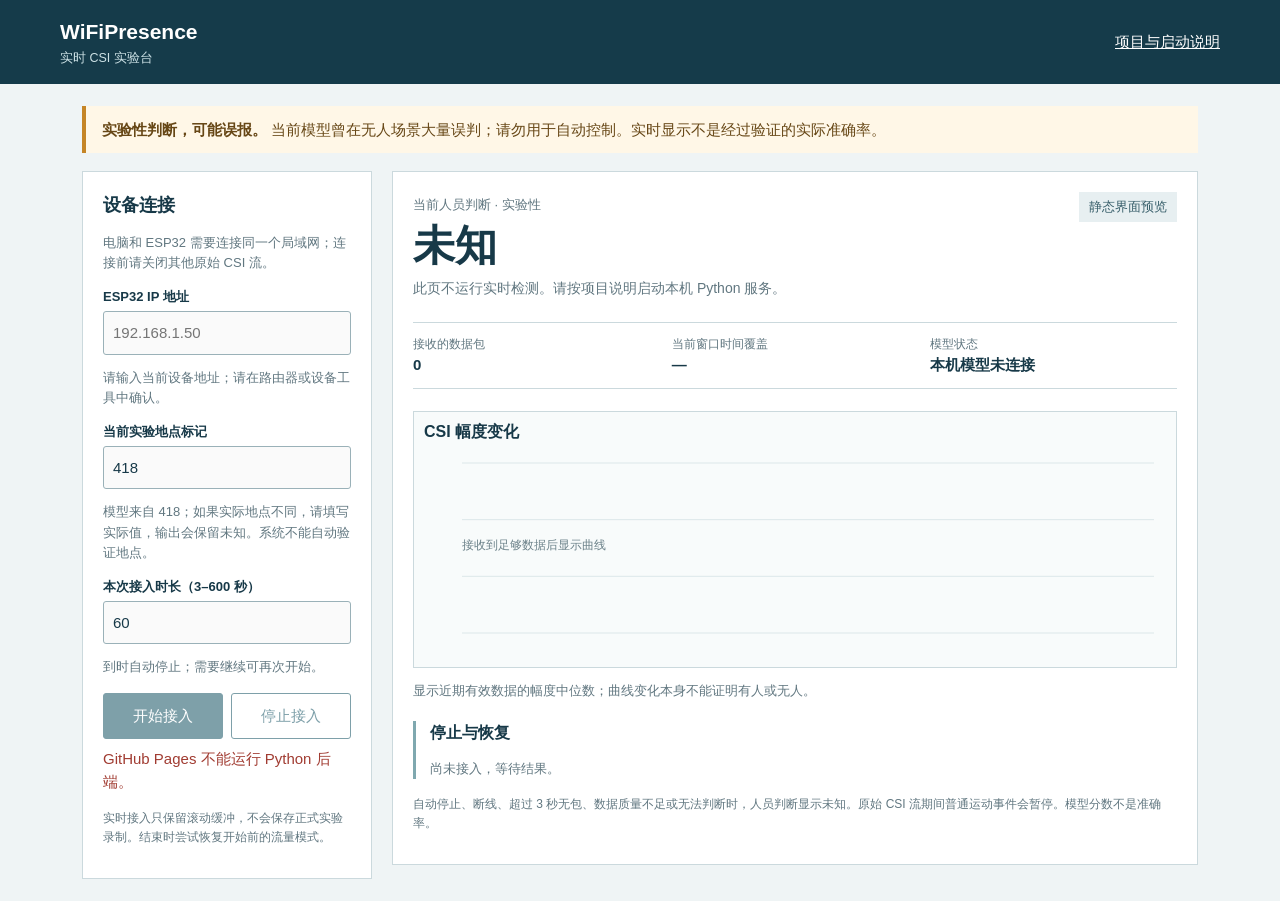
<file: projects/WiFiPresence/live-mvp/live.html>
<!doctype html>
<html lang="zh-CN"><head><meta charset="utf-8"><meta name="viewport" content="width=device-width,initial-scale=1">
<title>WiFiPresence | 实时实验</title>
<style>
:root{--ink:#173948;--sea:#155364;--line:#cbd9dd;--muted:#617780;--bg:#eff4f5;--danger:#a13c32}*{box-sizing:border-box}body{margin:0;background:var(--bg);color:var(--ink);font:15px/1.55 "Segoe UI","Microsoft YaHei",sans-serif}header{background:#153b4a;color:white;padding:16px max(22px,calc((100vw - 1160px)/2));display:flex;justify-content:space-between;align-items:center;gap:15px}header strong{font-size:21px}header small{display:block;color:#cce1e5}header a{color:white}main{max-width:1160px;margin:auto;padding:22px}.notice{background:#fff7e7;border-left:4px solid #c58526;padding:12px 16px;margin-bottom:18px;color:#674716}.layout{display:grid;grid-template-columns:290px 1fr;gap:20px;align-items:start}.panel{background:white;border:1px solid var(--line);padding:20px}.panel h2{margin:0 0 4px;font-size:18px}.hint{font-size:13px;color:var(--muted)}label{display:block;font-size:13px;font-weight:600;margin:14px 0 4px}input,button{font:inherit}input{width:100%;border:1px solid #9ab1b8;padding:9px;color:var(--ink);border-radius:3px}button{padding:10px 12px;border:1px solid var(--sea);background:var(--sea);color:white;border-radius:3px;cursor:pointer}button.secondary{background:white;color:var(--sea)}button:disabled{opacity:.55;cursor:not-allowed}button:focus-visible,input:focus-visible,a:focus-visible{outline:3px solid #d9a245;outline-offset:3px}.buttons{display:grid;grid-template-columns:1fr 1fr;gap:8px;margin-top:16px}.state{display:flex;align-items:flex-start;justify-content:space-between;gap:15px}.state h1{font-size:42px;line-height:1.2;margin:6px 0}.state p{margin:0}.badge{background:#e7eff1;color:#375e6a;padding:5px 10px;font-size:13px}.reason{font-size:14px;color:var(--muted)}.meta{display:grid;grid-template-columns:repeat(3,1fr);gap:12px;border-top:1px solid var(--line);border-bottom:1px solid var(--line);margin:22px 0;padding:12px 0}.meta span{display:block;font-size:12px;color:var(--muted)}.meta strong{font-size:15px}.plot{border:1px solid var(--line);background:#f8fbfb;padding:8px 10px}.plot canvas{width:100%;height:210px;display:block}.plot h2{font-size:16px}.result{margin-top:20px;border-left:3px solid #7fa8af;padding:0 0 0 14px}.result h2{font-size:16px}.error{color:var(--danger);min-height:24px;margin:8px 0}.foot{font-size:12px;color:var(--muted);margin-top:16px}.dim{color:var(--muted)}@media(max-width:760px){.layout{grid-template-columns:1fr}main{padding:14px}.meta{grid-template-columns:1fr}.state h1{font-size:34px}}
</style></head><body>
<header><div><strong>WiFiPresence</strong><small>实时 CSI 实验台</small></div><a href="/file">文件回放与运动对照</a></header>
<main><div class="notice"><strong>实验性判断，可能误报。</strong> 当前模型曾在无人场景大量误判；请勿用于自动控制。实时显示不是经过验证的实际准确率。</div>
<div class="layout"><aside class="panel"><h2>设备连接</h2><p class="hint">电脑和 ESP32 需要连接同一个局域网；连接前请关闭其他原始 CSI 流。</p>
<label for="target">ESP32 IP 地址</label><input id="target" type="text" value="" placeholder="192.168.1.50" autocomplete="off" spellcheck="false"><p class="hint">请输入当前设备地址；请在路由器或设备工具中确认。</p>
<label for="room">当前实验地点标记</label><input id="room" type="text" value="418" maxlength="80"><p class="hint">模型来自 418；如果实际地点不同，请填写实际值，输出会保留未知。系统不能自动验证地点。</p>
<label for="duration">本次接入时长（3–600 秒）</label><input id="duration" type="number" min="3" max="600" value="60"><p class="hint">到时自动停止；需要继续可再次开始。</p>
<div class="buttons"><button id="start">开始接入</button><button class="secondary" id="stop" disabled>停止接入</button></div><p id="error" class="error" role="status" aria-live="polite"></p>
<p class="foot">实时接入只保留滚动缓冲，不会保存正式实验录制。结束时尝试恢复开始前的流量模式。</p></aside>
<section class="panel"><div class="state"><div><span class="hint">当前人员判断 · 实验性</span><h1 id="presence">未知</h1><p class="reason" id="reason">等待接入；未知不等于无人。</p></div><span id="status" class="badge">未连接</span></div>
<div class="meta"><div><span>接收的数据包</span><strong id="packets">0</strong></div><div><span>当前窗口时间覆盖</span><strong id="coverage">—</strong></div><div><span>模型状态</span><strong id="model">检查中</strong></div></div>
<div class="plot"><h2>CSI 幅度变化</h2><canvas id="chart" aria-label="实时 CSI 幅度变化"></canvas></div><p class="hint">显示近期有效数据的幅度中位数；曲线变化本身不能证明有人或无人。</p>
<div class="result"><h2>停止与恢复</h2><p id="cleanup" class="hint">尚未接入，等待结果。</p></div><p class="foot">自动停止、断线、超过 3 秒无包、数据质量不足或无法判断时，人员判断显示未知。原始 CSI 流期间普通运动事件会暂停。模型分数不是准确率。</p></section></div></main>
<script>
'use strict';const $=id=>document.getElementById(id);let points=[],pollBusy=false,renderMode='UNKNOWN',lastStatus='STOPPED',pendingStop=false,uiGeneration=0,lastReplyAt=Date.now();
const states={STOPPED:'已停止',CONNECTING:'连接中',STREAMING:'接收中',STOPPING:'正在停止并恢复',ERROR:'连接异常'};
const reasons={live_not_streaming:'实时流未运行，判断为未知。',waiting_for_packets:'等待设备发送原始 CSI。',stale_stream:'超过 3 秒没有新数据，判断已清为未知。',window_warmup:'正在等待至少一秒的有效数据。',raw_transport_drops_or_backpressure:'传输出现丢包或背压，判断保留未知。',insufficient_window_quality:'当前窗口质量不足，判断保留未知。',model_not_ready:'模型不可用，判断保留未知。',room_scope_not_confirmed:'地点与模型训练范围不同，判断保留未知。',device_firmware_or_rate_mismatch:'设备、固件或采样速率与模型不一致。',synthetic_real_domain_mismatch:'模型与数据类型不匹配。',model_score_uncertain:'模型得分位于不确定区间。',experimental_model_output:'实验性模型输出，可能误报。',stream_changed_during_processing:'连接状态已变化，判断保留未知。'};
function text(id,value){$(id).textContent=value}function displayStatus(d){let l=d.live||d,status=l.status||'ERROR';if(pendingStop&&['STOPPED','ERROR'].includes(status))pendingStop=false;if(pendingStop)status='STOPPING';let safe=status==='STREAMING'&&['EMPTY','PRESENT','UNKNOWN'].includes(l.presence)?l.presence:'UNKNOWN';lastStatus=status;renderMode=safe;text('presence',({EMPTY:'无人',PRESENT:'有人',UNKNOWN:'未知'})[safe]);text('status',states[status]||'连接异常');text('reason',pendingStop?'正在停止并检查恢复状态。':reasons[l.reason]||l.reason||'等待数据。');text('packets',String(l.packets||0));let w=(l.windows||[]).at(-1);text('coverage',status==='STREAMING'&&w&&Number.isFinite(w.occupancy)?Math.round(w.occupancy*100)+'%':'—');if('model_loaded' in d)text('model',d.model_loaded?'已加载（实验性）':'不可用');let active=['CONNECTING','STREAMING','STOPPING'].includes(status);$('start').disabled=active;$('stop').disabled=!active||status==='STOPPING';$('target').disabled=active;$('room').disabled=active;$('duration').disabled=active;if(l.error)text('error',l.error);let closed=l.session_closed===true?'已确认关闭':l.session_closed===false?'未确认关闭':'待检查',restore=l.restored===true?'已恢复':l.restored===false?'恢复失败或未确认':'待检查';text('cleanup',`原始流：${closed}；原流量模式：${l.original_mode||'未知'}；恢复结果：${restore}。`);if(status==='STREAMING'&&w&&Number.isFinite(w.amplitude)){points.push({x:Date.now(),y:w.amplitude});if(points.length>180)points.shift();draw()}}
function disconnected(message){lastStatus='ERROR';renderMode='UNKNOWN';text('presence','未知');text('status','页面服务未连接');text('reason','无法读取实时状态，判断已清为未知。');text('coverage','—');text('error',message);$('start').disabled=true;$('stop').disabled=true}
function draw(){let canvas=$('chart'),w=canvas.clientWidth,h=210,d=window.devicePixelRatio||1;canvas.width=w*d;canvas.height=h*d;let c=canvas.getContext('2d');c.scale(d,d);let left=38,right=w-12,top=14,bottom=h-26;c.strokeStyle='#dce7e9';c.fillStyle='#6b8189';c.font='12px Segoe UI';for(let i=0;i<4;i++){let y=top+i*(bottom-top)/3;c.beginPath();c.moveTo(left,y);c.lineTo(right,y);c.stroke()}if(points.length<2){c.fillText('接收到足够数据后显示曲线',left,100);return}let first=points[0].x,last=points.at(-1).x,lo=Math.min(...points.map(p=>p.y)),hi=Math.max(...points.map(p=>p.y)),range=Math.max(1,hi-lo);c.strokeStyle='#287a8d';c.lineWidth=2;c.beginPath();points.forEach((p,i)=>{let x=left+(p.x-first)/Math.max(1,last-first)*(right-left),y=bottom-(p.y-lo)/range*(bottom-top);i?c.lineTo(x,y):c.moveTo(x,y)});c.stroke();c.fillText(lo.toFixed(1),2,bottom);c.fillText(hi.toFixed(1),2,top+5);c.fillText('近期',left,bottom+20);c.fillText('现在',right-26,bottom+20)}
async function api(path,options={}){let response=await fetch(path,{...options,signal:AbortSignal.timeout(5000),cache:'no-store'});let data=await response.json();if(!response.ok)throw Error(data.error||'请求失败');return data}
async function update(){if(pollBusy)return;pollBusy=true;let generation=uiGeneration;try{let result=await api('/api/live/status');if(generation===uiGeneration){lastReplyAt=Date.now();displayStatus(result)}}catch(e){if(generation===uiGeneration)disconnected(e.message)}finally{pollBusy=false}}
async function command(path,body){return api(path,{method:'POST',headers:{'Content-Type':'application/json','X-WiFiPresence-Request':'1'},body:JSON.stringify(body)})}
$('start').onclick=async()=>{uiGeneration++;text('error','');text('presence','未知');points=[];draw();$('start').disabled=true;try{let duration=Number($('duration').value);if(!Number.isInteger(duration))throw Error('请输入整数秒数。');displayStatus(await command('/api/live/start',{target:$('target').value.trim(),room:$('room').value.trim(),duration}))}catch(e){text('presence','未知');text('error',e.message)}await update()};
$('stop').onclick=async()=>{uiGeneration++;pendingStop=true;text('presence','未知');text('reason','正在停止并检查恢复状态。');$('stop').disabled=true;try{displayStatus(await command('/api/live/stop',{}))}catch(e){disconnected(e.message)}await update()};
window.addEventListener('resize',draw);draw();if(['127.0.0.1','localhost'].includes(location.hostname)){update();setInterval(update,900);setInterval(()=>{if(lastStatus==='STREAMING'&&Date.now()-lastReplyAt>3000)disconnected('超过 3 秒无法确认服务状态。')},500)}else{for(const id of ['start','stop','target','room','duration'])$(id).disabled=true;text('status','静态界面预览');text('model','本机模型未连接');text('reason','此页不运行实时检测。请按项目说明启动本机 Python 服务。');text('error','GitHub Pages 不能运行 Python 后端。');let link=document.querySelector('header a');link.href='../';link.textContent='项目与启动说明'}
</script></body></html>
</file>
<file: style.css>
/* Exhibition layout and shared type/color tokens. */
:root {
  --ink: #22192e;
  --muted: #64576e;
  --plum: #1c1429;
  --plum-mid: #2b1c3c;
  --paper: #f7f3fa;
  --surface: #fefbff;
  --light: #fff7fd;
  --light-muted: #dfd0e6;
  --rose: #f0b7dc;
  --line: #ded3e4;
  --frame-line: #624b6f;
  --font-sans: "Segoe UI", "PingFang SC", "Microsoft YaHei", system-ui, sans-serif;
  --font-serif: "Noto Serif SC", "Songti SC", "STSong", SimSun, Georgia, serif;
  --max: 1280px;
  --gutter: clamp(18px, 5vw, 78px);
  --header: 62px;
}
* { box-sizing: border-box; }
html { scrollbar-gutter: stable; }
body { margin: 0; color: var(--ink); background: var(--paper); font: 16px/1.65 var(--font-sans); }
img, video { display: block; max-width: 100%; }
img { height: auto; }
button { font: inherit; }
a { color: inherit; text-underline-offset: .22em; }
[hidden] { display: none !important; }
h1, h2, h3, p, figure { margin: 0; }
h1, h2, h3 { line-height: 1.2; }
h1, h2 { font-family: var(--font-serif); }
:where([id]) { scroll-margin-top: calc(var(--header) + 14px); }
:where(a,button,summary,textarea,input,select):focus-visible {
  outline: 2px solid #aa568e; outline-offset: 4px;
}
.shell { width: min(var(--max), calc(100% - 2 * var(--gutter))); margin-inline: auto; }
.section { padding-block: clamp(45px, 6vw, 88px); }
.section-heading {
  display: flex; flex-wrap: wrap; align-items: baseline; justify-content: space-between;
  gap: 8px 28px; margin-bottom: clamp(16px, 3vw, 33px);
}
.section-heading h2, .twin-copy h2, .site-footer h2 {
  font-size: clamp(31px, 4.1vw, 55px); letter-spacing: -.045em;
}
.section-heading p { color: var(--muted); }
.skip {
  position: fixed; z-index: 60; top: 10px; left: 12px; padding: 7px 12px;
  background: var(--surface); color: var(--ink); transform: translateY(-160%);
}
.skip:focus { transform: none; }
.site-header {
  position: sticky; top: 0; z-index: 20; background: var(--plum); color: var(--light);
  border-bottom: 1px solid #4c395b;
}
.header-row {
  min-height: calc(var(--header) - 1px); display: flex; align-items: center;
  justify-content: space-between; gap: clamp(8px, 3vw, 28px);
}
.brand { font: 700 clamp(16px, 2.3vw, 23px)/1.2 var(--font-serif); white-space: nowrap; text-decoration: none; }
.site-nav { display: flex; align-items: center; gap: clamp(3px, 1.4vw, 16px); }
.site-nav > a {
  display: inline-flex; align-items: center; min-height: 42px;
  padding: 4px clamp(5px, 1.3vw, 13px); border-bottom: 2px solid transparent;
  color: var(--light-muted); white-space: nowrap; font-size: .9rem; text-decoration: none;
}
.site-nav > a:hover, .site-nav > a[aria-current] { color: var(--light); border-color: var(--rose); }
.site-nav > [data-local-twin] { display: none; }
.button {
  min-height: 46px; display: inline-flex; width: fit-content; align-items: center;
  justify-content: center; gap: .65em; padding: 8px 17px; border: 1px solid transparent;
  border-radius: 5px; font-weight: 700; line-height: 1.35; text-decoration: none;
}
.button-dark { background: #332141; color: var(--light); }
.button-dark:hover { background: #523361; }
.anchor-alias { display: block; }
.about-band { background: #fcf8fc; border-block: 1px solid var(--line); }
.about-grid { display: grid; grid-template-columns: 1fr 1fr; gap: clamp(25px, 5.6vw, 95px); }
.about-lead { max-width: 20em; font: 650 clamp(22px, 2.8vw, 35px)/1.45 var(--font-serif); margin-bottom: 14px; }
.about-main p:not(.about-lead), .school p { color: var(--muted); max-width: 40em; }
.learning { margin-top: 25px; }
.learning h3, .school h3 { font-size: 1.05rem; }
.folder-labels {
  display: flex; flex-wrap: wrap; gap: 8px; list-style: none;
  margin: 14px 0; padding: 0;
}
.folder-labels li {
  padding: 6px 11px; border: 1px solid #d4c5df; border-radius: 7px 7px 2px 2px;
  background: #eee5f5; color: #42294e; font-size: .86rem;
}
.school ol { list-style: none; padding: 0; margin: 12px 0 0; border-top: 1px solid var(--line); }
.school li {
  display: grid; grid-template-columns: max-content 1fr;
  gap: 12px clamp(10px, 2vw, 24px); padding-block: 14px; border-bottom: 1px solid var(--line);
}
.school li > :first-child { color: #694778; font-size: .84rem; font-variant-numeric: tabular-nums; }
.twin-section { padding-bottom: 0; }
.twin-card {
  display: grid; grid-template-columns: 1.35fr 1fr; gap: clamp(20px, 4vw, 70px);
  align-items: center; padding: clamp(20px, 4.6vw, 64px);
  border: 1px solid #d8cadf; border-radius: 12px; background: #efe6f5;
}
.twin-copy p { max-width: 32em; margin: 15px 0 20px; color: var(--muted); }
.twin-topics { padding: 14px 16px; border: 1px solid #d6c4df; border-radius: 8px; background: #fbf5fd; }
.twin-topics > span { display: block; padding-bottom: 10px; color: #674673; font-size: .88rem; font-weight: 650; }
.twin-topics ul { display: grid; grid-template-columns: 1fr 1fr; gap: 8px; margin: 0; padding: 0; list-style: none; }
.twin-topics li { padding: 6px 4px; border-top: 1px solid var(--line); }
.note, .credits { border-top: 1px solid var(--line); }
.note:last-of-type { border-bottom: 1px solid var(--line); }
.note > summary, .credits > summary {
  display: grid; grid-template-columns: auto 1fr max-content;
  align-items: center; min-height: 57px; column-gap: 12px; padding-block: 9px;
  cursor: pointer; list-style: none;
}
.note > summary::-webkit-details-marker, .credits > summary::-webkit-details-marker { display: none; }
.note > summary::before, .credits > summary::before {
  content: "+"; display: grid; place-items: center; width: 28px; height: 28px;
  border: 1px solid #c4acce; border-radius: 4px; color: #62416f; font: 700 1rem/1 var(--font-sans);
}
.note[open] > summary::before, .credits[open] > summary::before { content: "−"; }
.note > summary:hover .note-title, .credits > summary:hover { color: #722e64; }
.note-title { font-size: clamp(16px, 2vw, 26px); font-weight: 700; }
.note-work { color: var(--muted); font-size: .82rem; }
.note-body {
  display: grid; grid-template-columns: 1.15fr minmax(0,1fr);
  gap: clamp(16px, 4vw, 58px); padding: 0 0 24px 40px;
}
.note-body p + p, .credits ul { margin-top: 12px; }
.note-body p { max-width: 41em; color: var(--muted); }
.note-media img, .note-media video { width: 100%; height: auto; background: #e6ebe6; border-radius: 7px; }
.note-media a { display: inline-block; margin-top: 6px; font-weight: 650; }
.credits { font-size: .9rem; }
.credits > summary { min-height: 48px; grid-template-columns: auto 1fr; }
.credits ul { margin-bottom: 0; }
.site-footer { background: var(--plum); color: var(--light); }
.footer-content {
  display: grid; grid-template-columns: 1fr 1fr; gap: 24px;
  padding-block: clamp(34px,5vw,67px) 20px;
}
.footer-content p { color: var(--light-muted); }
.contact-links { display: grid; align-content: start; justify-items: start; gap: 8px; overflow-wrap: anywhere; }
.contact-links a { display: flex; align-items: center; min-height: 36px; }
.footer-sign {
  display: flex; flex-wrap: wrap; justify-content: space-between; gap: 12px; grid-column: 1 / -1;
  border-top: 1px solid #62516d; padding-top: 14px; font-size: .84rem;
}
@media (max-width: 780px) {
  :root { --header: 56px; }
  .about-grid, .twin-card { grid-template-columns: 1fr; }
}
@media (max-width: 530px) {
  .site-nav > a { font-size: .84rem; }
  .note > summary { grid-template-columns: auto 1fr; gap: 3px 10px; }
  .note-work { grid-column: 2; }
  .note-body { grid-template-columns: minmax(0,1fr); padding-left: 0; }
  .footer-content { grid-template-columns: minmax(0,1fr); }
}
</file>
<file: works/gallery.css>
/* Exhibit window and work cards. */
.hero {
  color: var(--light);
  background:
    radial-gradient(ellipse at 78% 45%, #492950 0, transparent 56%),
    linear-gradient(154deg, var(--plum) 18%, #2d1c3f 94%);
  padding-block: clamp(40px, 5.2vw, 76px) clamp(36px, 4.9vw, 69px);
}
.hero-layout {
  display: grid; grid-template-columns: minmax(0, .78fr) minmax(0, 1.35fr);
  align-items: center; gap: clamp(27px, 5vw, 82px);
}
.hero-copy .portrait {
  width: clamp(74px, 8.4vw, 112px); height: auto; aspect-ratio: 1;
  object-fit: cover; border: 2px solid #b18eaf; border-radius: 24%;
}
.hero h1 {
  margin-top: 16px; font-size: clamp(54px, 7.25vw, 106px);
  letter-spacing: -.085em; line-height: 1.03;
}
.hero-intro {
  max-width: 25em; margin: 19px 0 24px;
  color: var(--light-muted); font-size: clamp(1rem, 1.5vw, 1.19rem); line-height: 1.75;
}
.button-hero { color: #38243c; background: var(--rose); min-height: 48px; }
.button-hero:hover { background: #fad0eb; }
.button-hero:active { background: #dfa1cd; }
.hero-links { display: flex; flex-wrap: wrap; gap: 3px 20px; margin-top: 9px; }
.hero-links a { display: inline-flex; align-items: center; min-height: 39px; color: var(--light-muted); font-size: .9rem; }
.hero-links a:hover { color: var(--light); }
.hero :focus-visible, .site-header :focus-visible, .site-footer :focus-visible, .exhibit-dialog :focus-visible {
  outline-color: #ffbce8;
}
.work-section { padding-top: clamp(42px, 4.8vw, 70px); }
.work-dino {
  display: grid; grid-template-columns: minmax(220px, .65fr) minmax(0, 1.5fr);
  gap: clamp(15px, 3.4vw, 46px); align-items: center;
  padding: clamp(15px, 3.1vw, 36px); border: 1px solid #d9ccd9;
  border-radius: 10px; background: #f6edf4;
}
.work-kind { color: #6d4368; font-size: .83rem; font-weight: 700; margin-bottom: 6px; }
.work-dino h3 { font: 700 clamp(24px, 3.1vw, 42px)/1.2 var(--font-serif); }
.work-dino h3 span { display: block; margin-top: 4px; font: 650 .45em/1.35 var(--font-sans); letter-spacing: .1em; }
.work-dino-copy > p:not(.work-kind) { color: var(--muted); margin: 12px 0 15px; max-width: 33em; }
.dino-cover { min-width: 0; padding-block: clamp(13px, 3vw, 43px); background: #e9e1d0; border-radius: 7px; overflow: hidden; }
.dino-cover img { width: 100%; height: auto; }
.work-grid {
  list-style: none; padding: 0; margin: clamp(17px, 3vw, 34px) 0 18px;
  display: grid; grid-template-columns: repeat(3, minmax(0,1fr)); gap: clamp(12px, 2.3vw, 26px);
}
.work-card { height: 100%; display: flex; flex-direction: column; border-bottom: 1px solid #d7c8da; }
.work-card > img { width: 100%; aspect-ratio: 8 / 5; object-fit: cover; border-radius: 6px; background: #e9e1ed; }
.work-caption { display: flex; flex: 1; flex-direction: column; align-items: flex-start; padding: 13px 0 8px; }
.work-caption h3 { font-size: clamp(18px, 1.8vw, 24px); }
.work-caption p { margin: 6px 0 10px; color: var(--muted); }
.work-caption a, .work-index-link a {
  display: inline-flex; min-height: 42px; align-items: center; color: #643257; font-weight: 650;
}
.work-caption a { margin-top: auto; }
.work-index-link { display: flex; flex-wrap: wrap; align-items: center; gap: 0 18px; color: var(--muted); }
.work-index-link b { color: var(--ink); }

body.preview-open { overflow: hidden; }
.exhibit-dialog {
  width: min(1130px, calc(100% - 26px)); max-width: none; max-height: calc(100dvh - 28px);
  margin: auto; padding: 0; background: var(--plum); color: var(--light);
  border: 1px solid #9d70a9; border-radius: 12px; box-shadow: 0 22px 70px #110b20c0;
}
.exhibit-dialog::backdrop { background: #110c1be0; }
.exhibit-dialog[open] { animation: viewer-in .23s ease-out; }
@keyframes viewer-in { from { opacity: .72; transform: scale(.985); } to { opacity: 1; transform: none; } }
.viewer-head { display: flex; align-items: center; flex-wrap: wrap; gap: 8px 14px; padding: 9px 13px; }
.viewer-head h2 { margin-right: auto; font-size: clamp(17px, 2vw, 23px); }
.viewer-head a { font-size: .84rem; color: var(--light-muted); }
.viewer-close {
  min-height: 43px; padding: 4px 10px; color: var(--light); background: #422b54; border: 1px solid #8d6a92;
  border-radius: 5px; cursor: pointer;
}
.viewer-close:hover { background: #583461; }
.viewer-stage { position: relative; height: min(73dvh, 740px); background: #e6ebe6; }
.viewer-stage img, .viewer-stage iframe { display: block; width: 100%; height: 100%; border: 0; }
.viewer-stage img { object-fit: contain; }
.viewer-stage iframe { position: absolute; inset: 0; opacity: 0; pointer-events: none; }
.viewer-stage[data-mode="live"] iframe { opacity: 1; pointer-events: auto; }
.viewer-status { color: var(--light-muted); padding: 8px 13px; min-height: 35px; line-height: 1.4; font-size: .81rem; }

@media (max-width: 800px) {
  .hero { padding-block: 34px 45px; }
  .hero-layout { grid-template-columns: minmax(0,1fr); }
  .hero h1 { margin-top: 13px; font-size: clamp(49px, 12vw, 74px); }
  .hero-intro { margin: 14px 0 18px; }
  .work-dino { grid-template-columns: minmax(0,1fr); }
  .dino-cover { padding-block: 14px; }
}
@media (max-width: 580px) {
  .work-grid { grid-template-columns: minmax(0,1fr); }
  .work-card { flex-direction: row; gap: 13px; padding-bottom: 12px; }
  .work-card > img { width: 43%; min-width: 0; align-self: start; }
  .work-caption { flex: 1; min-width: 0; padding: 0; }
  .work-caption p { margin-bottom: 2px; font-size: .88rem; }
  .work-index-link > span { width: 100%; }
  .viewer-stage { height: min(70dvh, 620px); }
}
@media (max-width: 365px) {
  .viewer-head { gap: 4px 8px; padding-inline: 7px; }
  .viewer-close { padding-inline: 5px; font-size: .85rem; }
}
@media (prefers-reduced-motion: reduce) {
  .exhibit-dialog[open] { animation: none; }
}
</file>
<file: feedback.css>
/* Existing feedback dialog, themed to the exhibition. */
.fb-modal {
  --ink: #180e26;
  --ink-2: #221338;
  --t-light: #fdf2f8;
  --t-light-mute: #c6aec6;
  --accent: #d54b77;
  --accent-2: #ffabd0;
  --violet: #8651c5;
  --sky: #8fb6ff;
  --line-dark: rgba(255, 255, 255, .17);
  --r-lg: 20px;
  --r-sm: 10px;
  --r-pill: 999px;
}
.fb-fab {
  display: inline-flex; align-items: center; justify-content: center; justify-self: start;
  min-height: 44px; padding: 8px 17px;
  color: var(--light); background: #402a54;
  border: 1px solid #866493; border-radius: 5px; font-weight: 650; cursor: pointer;
}
.fb-fab:hover { background: #513264; }
/* ---------- 弹窗容器 ---------- */
.fb-modal { position: fixed; inset: 0; z-index: 90; display: flex; align-items: center; justify-content: center; padding: 24px; }
.fb-modal[hidden] { display: none; }
.fb-mask {
  position: absolute; inset: 0;
  background: rgba(20, 10, 30, 0.62);
  backdrop-filter: blur(4px); -webkit-backdrop-filter: blur(4px);
  cursor: pointer;
}

/* ---------- 弹窗卡片 ---------- */
.fb-card {
  position: relative; z-index: 1;
  width: min(100%, 520px); max-height: calc(100vh - 48px); overflow-y: auto;
  padding: 32px 32px 28px;
  border-radius: var(--r-lg);
  background: linear-gradient(160deg, var(--ink-2) 0%, var(--ink) 100%);
  border: 1px solid var(--line-dark);
  box-shadow: 0 30px 80px rgba(10, 4, 18, 0.6);
  color: var(--t-light);
  animation: fbIn 0.26s cubic-bezier(0.2, 0.8, 0.2, 1);
}
@keyframes fbIn {
  from { opacity: 0; transform: translateY(14px) scale(0.985); }
  to   { opacity: 1; transform: translateY(0) scale(1); }
}
.fb-x {
  position: absolute; top: 16px; right: 16px;
  width: 34px; height: 34px;
  border: 1px solid var(--line-dark); border-radius: var(--r-pill);
  background: transparent; color: var(--t-light-mute);
  font-size: 0.9rem; cursor: pointer; line-height: 1;
  transition: color 0.2s ease, border-color 0.2s ease;
}
.fb-x:hover { color: var(--t-light); border-color: var(--accent); }

.fb-eyebrow {
  font-size: 0.76rem; letter-spacing: 0.18em; text-transform: uppercase;
  color: var(--accent-2); margin-bottom: 10px;
}
.fb-title {
  font-family: var(--font-serif); font-weight: 600;
  font-size: 1.5rem; line-height: 1.35; margin-bottom: 10px;
}
.fb-note {
  font-size: 0.88rem; line-height: 1.7; color: var(--t-light-mute);
  margin-bottom: 22px;
}
.fb-note b { color: var(--accent-2); font-weight: 600; }

/* ---------- 表单 ---------- */
.fb-field { margin-bottom: 16px; }
.fb-field label {
  display: block; margin-bottom: 7px;
  font-size: 0.82rem; letter-spacing: 0.05em; color: var(--t-light-mute);
}
.fb-field label i {
  font-style: normal; font-size: 0.74rem;
  padding: 1px 7px; margin-left: 5px;
  border-radius: var(--r-pill);
  background: rgba(255, 255, 255, 0.08); color: var(--t-light-mute);
}
.fb-row { display: grid; grid-template-columns: 1fr 1fr; gap: 14px; }

.fb-field input,
.fb-field select,
.fb-field textarea {
  width: 100%; padding: 11px 14px;
  font-family: inherit; font-size: 0.92rem; color: var(--t-light);
  background: rgba(255, 255, 255, 0.05);
  border: 1px solid var(--line-dark); border-radius: var(--r-sm);
  transition: border-color 0.2s ease, background 0.2s ease;
}
.fb-field input::placeholder,
.fb-field textarea::placeholder { color: rgba(198, 174, 198, 0.6); }
.fb-field input:focus,
.fb-field select:focus,
.fb-field textarea:focus {
  outline: none; border-color: var(--accent);
  background: rgba(255, 255, 255, 0.08);
}
.fb-field select { appearance: none; -webkit-appearance: none; cursor: pointer; }
.fb-field select option { background: var(--ink-2); color: var(--t-light); }
.fb-field textarea { resize: vertical; min-height: 96px; line-height: 1.65; }

.fb-count {
  display: block; margin-top: 6px; text-align: right;
  font-size: 0.74rem; color: var(--t-light-mute);
}
.fb-count em { font-style: normal; }

/* ---------- 状态提示 ---------- */
.fb-status {
  min-height: 20px; margin-bottom: 6px;
  font-size: 0.84rem; line-height: 1.6;
}
.fb-status.is-info { color: var(--sky); }
.fb-status.is-ok   { color: #7ee0b0; }
.fb-status.is-err  { color: #ff9aa8; }

/* ---------- 操作按钮 ---------- */
.fb-actions { display: flex; align-items: center; gap: 12px; margin-top: 6px; }
.fb-submit {
  flex: 1; padding: 13px 22px;
  border: 0; cursor: pointer;
  border-radius: var(--r-pill);
  font-size: 0.95rem; font-weight: 600; letter-spacing: 0.05em;
  color: #fff;
  background: linear-gradient(135deg, var(--accent) 0%, var(--violet) 100%);
  box-shadow: 0 8px 20px rgba(255, 94, 138, 0.34);
  transition: opacity 0.2s ease, transform 0.2s ease;
}
.fb-submit:hover:not(:disabled) { transform: translateY(-1px); }
.fb-submit:disabled { opacity: 0.55; cursor: not-allowed; box-shadow: none; }
.fb-cancel {
  padding: 13px 20px;
  border: 1px solid var(--line-dark); background: transparent;
  border-radius: var(--r-pill);
  font-size: 0.9rem; color: var(--t-light-mute); cursor: pointer;
  transition: color 0.2s ease, border-color 0.2s ease;
}
.fb-cancel:hover { color: var(--t-light); border-color: var(--accent-2); }

/* 弹窗打开时锁住背景滚动 */
body.fb-locked { overflow: hidden; }

@media (max-width: 720px) {
  .fb-card { padding: 26px 20px 22px; }
  .fb-row { grid-template-columns: 1fr; gap: 0; }
  .fb-actions { flex-direction: column-reverse; }
  .fb-submit, .fb-cancel { width: 100%; }
}


.fb-card { max-height: calc(100dvh - 48px); }
.fb-card p, .fb-card h3 { margin-top: 0; }
.fb-submit, .fb-cancel, .fb-field :is(input,select,textarea) { font-family: inherit; }
@media (max-width: 410px) {
  .fb-modal { padding: 12px; }
  .fb-card { max-height: calc(100dvh - 24px); }
}
@media (prefers-reduced-motion: reduce) {
  .fb-card { animation: none; }
}
</file>
<file: works/atmosphere.css>
/* Native atmosphere and stage styling. */
.header-row .site-nav { margin-left: auto; }
.motion-toggle {
  flex: none; min-height: 36px; padding: 4px 10px; border: 1px solid #826d9c;
  border-radius: 5px; background: #38294d; color: #faf0fe;
  font-size: .78rem; font-weight: 650; cursor: pointer; white-space: nowrap;
}
.motion-toggle:hover { background: #4a335e; }
.motion-toggle:active { background: #60467b; }
.hero {
  position: relative; isolation: isolate; overflow: clip;
  background:
    radial-gradient(ellipse at 79% 40%, #472765 0, #291944 36%, transparent 70%),
    radial-gradient(ellipse at 72% 100%, #2a3c64 0, transparent 59%),
    linear-gradient(151deg, #150c27 5%, #231337 68%, #221633 100%);
  padding-block: clamp(27px, 4.6vw, 66px) clamp(32px, 4.8vw, 70px);
}
.hero-layout { gap: clamp(22px, 3.6vw, 57px); }
.hero-copy { position: relative; z-index: 1; }
.hero-copy .portrait { box-shadow: 0 13px 40px #0c051a5c, 0 0 0 4px #e3a9e117; }
.button-hero {
  color: #25142d; border-color: #fdcff1;
  background: linear-gradient(105deg, #f1b9e5, #f7d0e8 68%, #e6d2ff);
  box-shadow: 0 4px 23px #d34ba249, inset 0 1px 0 #fff5;
}
.button-hero:active { box-shadow: 0 0 26px #fb9b8dac, inset 0 0 16px #fff3; }
.exhibit { min-width: 0; }
.island-scene {
  position: relative; isolation: isolate; overflow: clip; aspect-ratio: 1.27;
  background:
    radial-gradient(ellipse at 53% 47%, #7b58ba55, transparent 61%),
    radial-gradient(ellipse at 56% 79%, #235c8b62, transparent 57%);
  border-radius: 22px;
  mask-image: linear-gradient(to bottom, transparent, #000 7%, #000 91%, transparent),
    linear-gradient(to right, transparent, #000 5%, #000 95%, transparent);
  mask-composite: intersect;
}
.island-still {
  --island-outline: polygon(17.14% 49.17%, 41.52% 22.50%, 42.23% 20.97%, 43.48% 18.33%, 44.55% 15.28%, 45.89% 12.08%, 46.70% 11.39%, 47.77% 11.67%, 48.39% 12.36%, 49.55% 12.22%, 50.80% 13.06%, 51.25% 12.08%, 52.14% 13.75%, 52.59% 15.00%, 53.21% 13.89%, 53.66% 14.72%, 54.11% 16.94%, 55.09% 18.47%, 56.70% 22.64%, 62.41% 25.14%, 63.21% 23.89%, 64.20% 23.47%, 65.89% 24.72%, 67.50% 25.14%, 69.02% 25.97%, 70.09% 27.36%, 70.98% 27.78%, 71.16% 25.42%, 72.50% 25.97%, 72.32% 28.89%, 73.12% 29.44%, 73.66% 28.61%, 74.46% 29.31%, 75.09% 30.69%, 75.71% 30.00%, 76.34% 30.97%, 82.86% 34.03%, 81.79% 42.50%, 63.21% 92.50%, 18.66% 60.00%);
  position: absolute; width: 136%; max-width: none;
  top: 48%; left: 51.5%; transform: translate(-50%, -52%);
  clip-path: var(--island-outline);
}
.island-scene [data-atmosphere] { position: absolute; inset: 0; width: 100%; height: 100%; display: block; }
.island-scene[data-painted] .island-still { opacity: 0; }
.exhibit figcaption {
  display: flex; flex-wrap: wrap; align-items: baseline; gap: 2px 14px;
  padding: 6px 2%; color: #e3d1ed; font-size: .86rem;
}
.exhibit figcaption b { font-weight: 700; color: #fff4fe; }
.atmosphere-zone { position: relative; isolation: isolate; }
.section-field {
  width: 100%; height: 100%; max-width: none; display: block;
  position: absolute; inset: 0; z-index: -1; pointer-events: none;
}
.water-zone {
  background: linear-gradient(180deg, #d6e9f5 0, #eef1f9 150px, var(--paper) 67%);
}
.about-band { isolation: isolate; }
.reading-zone { background: linear-gradient(145deg, #f5f0f8 25%, #f9f7fb 67%, #edf4f9); }
.learning-practice {
  margin-top: clamp(24px, 4vw, 54px); padding-top: 17px; border-top: 1px solid #d8c8e3;
}
.learning-practice h3 { font-family: var(--font-serif); font-size: clamp(21px,2.4vw,30px); }
.learning-practice ul {
  display: grid; grid-template-columns: repeat(2,minmax(0,1fr)); gap: 13px 26px;
  list-style: none; padding: 0; margin: 13px 0 0;
}
.learning-practice li { padding: 12px 0 5px 15px; border-left: 2px solid #ad79bf; }
.learning-practice p { max-width: 36em; margin: 4px 0; color: var(--muted); }
.learning-practice a { display: inline-flex; align-items: center; min-height: 38px; color: #6b3d62; font-weight: 650; }

.dino-picture { position: relative; }
.dino-trails {
  position: absolute; inset: 0; pointer-events: none;
  opacity: 0; transition: opacity .24s ease-out;
}
.dino-trails::before, .dino-trails::after { content: ""; position: absolute; inset: 0; }
.dino-trails::before {
  background: #fff0a8;
  clip-path: polygon(33.6% 51.5%,38% 32.5%,42.6% 26%,47.2% 32.5%,51.7% 51.5%,51% 51.5%,46.8% 34.6%,42.6% 28.4%,38.4% 34.6%,34.3% 51.5%);
  filter: drop-shadow(0 0 4px #ca750a);
}
.dino-trails::after {
  inset: 77.4% 48.6% 21.3% 34%; background: #affff0;
  box-shadow: 0 0 8px #127b76;
}
.dino-trails i {
  position: absolute; z-index: 1; left: var(--x); top: var(--y);
  width: 3.3%; aspect-ratio: 1; border: 2px solid #fff4b2; border-radius: 50%;
  transform: translate(-50%,-50%); box-shadow: 0 0 8px 2px #d37f06a3;
}
.dino-trails i:nth-child(n+6) { border-color: #b6fff4; box-shadow: 0 0 8px 2px #267d79a3; }
.work-dino:focus-within .dino-trails, .work-dino:active .dino-trails { opacity: 1; }
@media (hover: hover) {
  .work-dino:hover .dino-trails { opacity: 1; }
}
.viewer-stage .viewer-effect {
  position: absolute; inset: 0; z-index: 2; width: 100%; height: 100%; pointer-events: none;
}
.viewer-stage[data-mode="live"] iframe { transition: opacity .22s ease-out; }
.exhibit-dialog[open][data-closing] { animation: viewer-out .17s ease-in both; pointer-events: none; }
@keyframes viewer-out {
  from { opacity: 1; transform: none; }
  to { opacity: 0; transform: scale(.985); }
}
html[data-motion="paused"] :is(.exhibit-dialog,.fb-card) { animation: none; }
html[data-motion="paused"] :is(.dino-trails,.viewer-stage iframe) { transition: none; }

@media (max-width: 800px) {
  .hero { padding-block: 28px 38px; }
  .hero-layout { gap: 8px; }
  .island-scene { aspect-ratio: 1.10; }
  .island-still { top: 49%; }
}
@media (max-width: 630px) {
  .header-row { gap: 6px; }
  .site-nav { gap: 2px; }
  .site-nav > a { padding-inline: 5px; font-size: .8rem; }
  .motion-toggle { padding-inline: 6px; font-size: .72rem; }
}
@media (max-width: 480px) {
  .learning-practice ul { grid-template-columns: minmax(0,1fr); gap: 6px; }
}
@media (max-width: 365px) {
  .header-row { width: calc(100% - 24px); }
  .brand { font-size: 14px; }
  .site-nav > a { padding-inline: 4px; font-size: .76rem; }
}
@media (prefers-reduced-motion: reduce) {
  :is(.dino-trails,.viewer-stage iframe) { transition: none; }
}
</file>
<file: digital-twin/style.css>
:root {
  color-scheme: light;
  --ink: #302238;
  --muted: #6e5d73;
  --paper: #fcf7fb;
  --night: #281b37;
  --pink: #ffabc6;
  --accent: #a62e60;
  --line: #e7dce7;
  --serif: "Noto Serif SC", "Source Han Serif SC", "Songti SC", SimSun, serif;
  font-family: "Microsoft YaHei", "PingFang SC", sans-serif;
  color: var(--ink);
  background: #eee7f0;
}
* { box-sizing: border-box; }
body { margin: 0; padding: 44px 24px; line-height: 1.8; }
a { color: inherit; text-underline-offset: 5px; }
button { font: inherit; }
a:focus-visible, button:focus-visible { outline: 3px solid var(--accent); outline-offset: 5px; }
.skip { position: absolute; top: 0; left: 24px; transform: translateY(-150%); background: white; padding: 8px 16px; z-index: 5; }
.skip:focus { transform: none; }
.page { max-width: 1160px; margin: 0 auto; display: grid; grid-template-columns: 310px minmax(0, 1fr); background: var(--paper); border-radius: 28px; overflow: hidden; box-shadow: 0 24px 70px #39214416; }
.identity { padding: 32px 30px; background: var(--night); color: #fceef8; position: relative; }
.home { font-size: 14px; color: #f3dce9; text-decoration: none; display: inline-flex; gap: 10px; align-items: center; }
.home:hover { color: white; text-decoration: underline; }
.home:focus-visible { outline-color: var(--pink); }
.portrait { margin: 74px 0 26px; width: 112px; position: relative; }
.portrait img { display: block; object-fit: cover; border-radius: 50%; border: 2px solid #efcee5; }
.portrait-mark { position: absolute; right: -9px; bottom: 0; width: 34px; height: 34px; border-radius: 50%; background: var(--pink); color: var(--night); text-align: center; line-height: 34px; font-size: 22px; }
.owner { margin: 0 0 2px; color: #edc6df; font-size: 17px; }
h1 { font-family: var(--serif); font-size: 43px; letter-spacing: .07em; line-height: 1.4; margin: 0 0 20px; font-weight: 600; }
.intro { color: #eddaeb; font-size: 15px; margin: 0; line-height: 2; }
.identity-note { margin-top: 58px; border-top: 1px solid #624660; padding-top: 20px; color: #d5c2d9; font-size: 13px; }
.identity-note p { margin: 0 0 16px; }
.signature { font-family: var(--serif); color: #ffc3d7; font-size: 14px; margin-top: 52px; }
main { min-width: 0; padding: 36px 44px 28px; }
.availability { display: flex; align-items: flex-start; gap: 10px; padding-bottom: 24px; border-bottom: 1px solid var(--line); }
.status-dot { background: #bd5b80; border: 4px solid #f4dce7; border-radius: 50%; width: 15px; height: 15px; margin-top: 5px; flex-shrink: 0; }
.availability strong { font-size: 14px; }
.availability p { color: var(--muted); font-size: 13px; margin: 0; }
.opening { margin: 28px 0 26px; }
h2 { font-family: var(--serif); font-size: clamp(25px, 2.5vw, 31px); font-weight: 600; margin: 0 0 12px; line-height: 1.5; }
.opening p { font-size: 14px; color: var(--muted); margin: 0; }
h3 { font-size: 16px; margin: 0 0 8px; }
.sample-note, .review-note { font-size: 12px; color: var(--muted); margin: 0 0 16px; }
.topics { display: flex; flex-wrap: wrap; gap: 8px; margin: 18px 0 24px; }
.topics[hidden] { display: none; }
.topics button { background: transparent; border: 1px solid #d3bdcf; border-radius: 20px; padding: 6px 13px; font-size: 13px; line-height: 1.5; color: #65485e; cursor: pointer; }
.topics button:hover { background: #f4e5ef; }
.topics button[aria-pressed="true"] { background: #3b2747; color: white; border-color: #3b2747; }
.question { display: flex; gap: 14px; align-items: baseline; margin-bottom: 16px; }
.question > span { font-size: 12px; color: var(--muted); flex-shrink: 0; }
.question p { font-size: 15px; margin: 0; }
.answer { padding: 22px 24px; border-left: 3px solid #cb6b94; background: #f3e9f2; border-radius: 0 16px 16px 0; min-height: 200px; }
.speaker { color: #7d3057; font-size: 12px; font-weight: 700; }
.answer p { margin: 10px 0 0; font-size: 15px; line-height: 1.95; white-space: pre-line; overflow-wrap: anywhere; }
.making { border-top: 1px solid var(--line); margin-top: 30px; padding-top: 24px; }
dl { margin: 16px 0 18px; }
dl > div { display: grid; grid-template-columns: 85px minmax(0, 1fr); gap: 16px; margin-bottom: 13px; }
dt { font-size: 13px; font-weight: 700; }
dd { font-size: 13px; color: var(--muted); margin: 0; }
.review-note { margin-bottom: 0; }
footer { border-top: 1px solid var(--line); margin-top: 24px; padding-top: 16px; font-size: 12px; color: var(--muted); }
@media (max-width: 850px) {
  body { padding: 20px 16px; }
  .page { grid-template-columns: 240px minmax(0, 1fr); border-radius: 20px; }
  .identity { padding: 28px 24px; }
  main { padding: 28px 26px; }
  h1 { font-size: 36px; }
  .topics { gap: 8px 6px; }
  .topics button { padding: 6px 11px; }
}
@media (max-width: 650px) {
  body { padding: 0; }
  .page { display: block; border-radius: 0; }
  .identity { padding: 22px 24px 28px; }
  .portrait { float: right; margin: 30px 0 0 14px; width: 80px; }
  .portrait img { width: 80px; height: 80px; }
  .portrait-mark { width: 26px; height: 26px; font-size: 17px; line-height: 26px; }
  .owner { margin-top: 24px; font-size: 15px; }
  h1 { font-size: 34px; margin-bottom: 12px; }
  .intro { font-size: 14px; }
  .intro br { display: none; }
  .identity-note { margin-top: 24px; padding-top: 16px; font-size: 12px; }
  .identity-note p { margin-bottom: 10px; }
  .identity-note br { display: none; }
  .signature { display: none; }
  main { padding: 25px 24px; }
  .availability { padding-bottom: 18px; }
  .opening { margin-top: 22px; }
  .answer { padding: 18px; min-height: 0; }
  dl > div { grid-template-columns: 1fr; gap: 2px; margin-bottom: 16px; }
}
@media (prefers-reduced-motion: reduce) { html { scroll-behavior: auto; } }
</file>
<file: works/dino-pro/style.css>
/*!
 * DINO PRO — style.css
 * 浅色沙漠主题（默认）+ 深色主题（自动跟随系统，也可手动切换）
 */

:root {
  --bg-1: #f0ece1;
  --bg-2: #f2e6cf;
  --card: #fdfaf0;
  --ink: #25352d;
  --ink-soft: #4e5b4f;
  --ink-faint: #b9b9b9;
  --line: #e2d7c3;
  --stage-bg: #ffffff;
  --ground: #535353;
  --gold: #e8a317;
  --gold-soft: #ffd968;
  --gold-deep: #b57500;
  --fast: #e2703a;
  --slow: #3d8bd4;
  --ok: #4c9a4c;
  --shadow: 0 18px 40px -22px rgba(80, 60, 20, 0.45);
  --hud-bg: rgba(255, 255, 255, 0.82);
  color-scheme: light;
}

:root[data-theme='dark'] {
  --bg-1: #14161b;
  --bg-2: #1d2027;
  --card: #22252d;
  --ink: #d7dbe3;
  --ink-soft: #98a0ae;
  --ink-faint: #545c6a;
  --line: #343a45;
  --stage-bg: #171a20;
  --ground: #8d94a1;
  --gold: #f0b429;
  --gold-soft: #ffdd7a;
  --gold-deep: #a9760b;
  --fast: #f08a5d;
  --slow: #6aa9e0;
  --ok: #6fbf73;
  --shadow: 0 18px 45px -25px rgba(0, 0, 0, 0.9);
  --hud-bg: rgba(24, 27, 33, 0.84);
  color-scheme: dark;
}

* { box-sizing: border-box; }

html, body {
  margin: 0;
  padding: 0;
}

body {
  min-height: 100vh;
  min-height: 100dvh;              /* 移动端浏览器地址栏收起/展开时不跳动 */
  background:
    radial-gradient(120% 80% at 12% -10%, var(--bg-2), transparent 60%),
    linear-gradient(180deg, var(--bg-1), var(--bg-2));
  color: var(--ink);
  font-family: 'Segoe UI', 'PingFang SC', 'Microsoft YaHei', system-ui, -apple-system, sans-serif;
  -webkit-font-smoothing: antialiased;
  -webkit-tap-highlight-color: transparent;
  display: flex;
  flex-direction: column;
  padding: 18px 16px 26px;
}

.app {
  width: 100%;
  max-width: 2080px;
  margin-inline: auto;
  /* 内容比视口矮时垂直居中；内容超高时自动退化为 0，从顶部开始正常滚动 */
  margin-block: auto;
  display: flex;
  flex-direction: column;
  gap: 12px;
}

/* ---------------- 顶栏 ---------------- */
.topbar {
  display: flex;
  align-items: center;
  justify-content: space-between;
  gap: 12px;
}

.brand { display: flex; align-items: center; gap: 12px; }

.brand .logo {
  font-size: 30px;
  line-height: 1;
  filter: drop-shadow(0 4px 6px rgba(0, 0, 0, 0.15));
}

.brand h1 {
  margin: 0;
  font-size: 21px;
  letter-spacing: 0.14em;
  font-weight: 800;
}

.brand p {
  margin: 3px 0 0;
  font-size: 12.5px;
  color: var(--ink-soft);
  letter-spacing: 0.04em;
}

.tools { display: flex; gap: 8px; }

.icon-btn {
  width: 38px;
  height: 38px;
  border-radius: 11px;
  border: 1px solid var(--line);
  background: var(--card);
  color: var(--ink);
  font-size: 17px;
  cursor: pointer;
  display: grid;
  place-items: center;
  transition: transform 0.12s ease, border-color 0.12s ease;
}

.icon-btn:hover { transform: translateY(-2px); border-color: var(--gold); }
.icon-btn:active { transform: translateY(0); }

/* ---------------- 舞台 ---------------- */
.stage-wrap { position: relative; }

.stage {
  position: relative;
  /* 逻辑尺寸固定 800x200（改逻辑宽会改变反应时间与难度），所以「放大画面」只能靠
     加宽容器 + 移动端全出血；矮视口再按可用高度收缩，避免整页上下滚动。 */
  width: min(100%, max(240px, calc((100vh - 220px) * 4)));
  width: min(100%, max(240px, calc((100dvh - 220px) * 4)));
  margin-inline: auto;
  aspect-ratio: 800 / 200;
  background: var(--stage-bg);
  border: 1px solid var(--line);
  border-radius: 16px;
  overflow: hidden;
  box-shadow: var(--shadow);
  touch-action: none;
  user-select: none;
}

#game {
  display: block;
  width: 100%;
  height: 100%;
  image-rendering: pixelated;
}

/* ---------------- 状态栏（位于画布之外，任何宽度都不遮挡游戏画面） ---------------- */
.hudbar {
  display: flex;
  align-items: center;
  flex-wrap: wrap;                 /* 窄屏自动换行：SPEED 条换到第二行也不覆盖画面 */
  justify-content: space-between;
  gap: 8px 16px;
  padding: 7px 12px;
  border-radius: 13px;
  background: var(--card);
  border: 1px solid var(--line);
  font-variant-numeric: tabular-nums;
}

.hud-score {
  display: flex;
  align-items: baseline;
  gap: 9px;
  line-height: 1.05;
  white-space: nowrap;
}

.hud-score .label {
  font-size: 10px;
  letter-spacing: 0.22em;
  color: var(--ink-faint);
  display: block;
}

.hud-score .value {
  font-size: 24px;
  font-weight: 800;
  letter-spacing: 0.06em;
  color: var(--ink);
}

.hud-score .hi {
  font-size: 11px;
  color: var(--ink-soft);
  letter-spacing: 0.08em;
}

/* 右上角：金币独立计数区 */
.coin-panel {
  display: flex;
  flex-direction: column;
  align-items: flex-end;
  gap: 6px;
}

.coin-card {
  display: flex;
  align-items: center;
  gap: 7px;
  padding: 5px 11px 5px 8px;
  border-radius: 999px;
  background: var(--hud-bg);
  border: 1px solid rgba(232, 163, 23, 0.55);
  box-shadow: 0 4px 14px -8px rgba(232, 163, 23, 0.9);
  transition: transform 0.1s ease;
}

.coin-card.pop { transform: scale(1.13); }

.coin-card .coin-svg { width: 19px; height: 19px; display: block; }

.coin-card .count {
  font-size: 21px;
  font-weight: 800;
  color: var(--gold-deep);
  letter-spacing: 0.02em;
  min-width: 18px;
  text-align: right;
}

:root[data-theme='dark'] .coin-card .count { color: var(--gold); }

.coin-card .unit { font-size: 11px; color: var(--ink-soft); margin-left: -2px; }

.combo-chip {
  display: inline-flex;
  align-items: center;
  gap: 6px;
  padding: 3px 10px;
  border-radius: 999px;
  font-size: 11.5px;
  font-weight: 700;
  letter-spacing: 0.04em;
  background: var(--hud-bg);
  border: 1px solid var(--line);
  color: var(--ink-soft);
  transition: color 0.15s ease, border-color 0.15s ease;
}

.combo-chip.hot { color: var(--gold-deep); border-color: rgba(232, 163, 23, 0.6); }
:root[data-theme='dark'] .combo-chip.hot { color: var(--gold); }

.combo-chip.broken { animation: comboBreak 0.42s ease; }

@keyframes comboBreak {
  0% { color: #d64545; border-color: #d64545; transform: translateX(0); }
  30% { transform: translateX(-3px); }
  60% { transform: translateX(3px); }
  100% { transform: translateX(0); }
}

/* 速度表：在状态栏内正常排列，不再悬浮于游戏画面之上 */
.speedo {
  display: flex;
  align-items: center;
  gap: 8px;
  padding: 4px 10px;
  border-radius: 999px;
  background: var(--stage-bg);
  border: 1px solid var(--line);
  flex: 1 1 200px;                 /* 占据中间剩余空间；窄屏换行时独占整行 */
  max-width: 340px;
  justify-content: center;
}

.speedo .sp-label { font-size: 10px; letter-spacing: 0.18em; color: var(--ink-faint); }

.sp-track {
  position: relative;
  width: 104px;
  height: 6px;
  border-radius: 3px;
  background: var(--line);
  overflow: hidden;
}

.sp-center {
  position: absolute;
  left: 50%;
  top: -2px;
  width: 1px;
  height: 10px;
  background: var(--ink-faint);
  opacity: 0.8;
}

.sp-fill {
  position: absolute;
  top: 0;
  left: 50%;
  height: 100%;
  width: 0;
  background: var(--ink-soft);
  border-radius: 3px;
  transition: background-color 0.15s linear;
}

/* 颜色交由 data-dir 决定，避免每 60ms 写内联样式触发样式重算 */
.sp-fill[data-dir='fast'] { background: var(--fast); }
.sp-fill[data-dir='slow'] { background: var(--slow); }

.sp-val {
  font-size: 11.5px;
  font-weight: 700;
  min-width: 46px;
  text-align: right;
  font-variant-numeric: tabular-nums;
}

/* ---------------- 遮罩面板 ---------------- */
.btn {
  appearance: none;
  border: none;
  cursor: pointer;
  font: inherit;
  font-weight: 800;
  letter-spacing: 0.1em;
  padding: 11px 30px;
  border-radius: 11px;
  color: #2a1c00;
  background: linear-gradient(180deg, var(--gold-soft), var(--gold));
  box-shadow: 0 8px 18px -10px var(--gold);
  transition: transform 0.12s ease, box-shadow 0.12s ease;
}

.btn:hover { transform: translateY(-2px); box-shadow: 0 12px 22px -10px var(--gold); }
.btn:active { transform: translateY(0); }

/* 结算表 */
.ledger {
  margin: 4px 0 14px;
  display: flex;
  flex-direction: column;
  gap: 1px;
  background: var(--line);
  border: 1px solid var(--line);
  border-radius: 11px;
  overflow: hidden;
}

.ledger .row {
  display: flex;
  justify-content: space-between;
  align-items: center;
  gap: 10px;
  padding: 8px 13px;
  background: var(--card);
  font-size: 13px;
}

.ledger .row .k { color: var(--ink-soft); }
.ledger .row .v { font-weight: 800; font-variant-numeric: tabular-nums; }

.ledger .row.total {
  background: color-mix(in srgb, var(--gold) 14%, var(--card));
}

.ledger .row.total .k { color: var(--ink); font-weight: 700; }
.ledger .row.total .v { font-size: 20px; color: var(--gold-deep); }
:root[data-theme='dark'] .ledger .row.total .v { color: var(--gold); }

.ledger .row .v.coin { color: var(--gold-deep); }
:root[data-theme='dark'] .ledger .row .v.coin { color: var(--gold); }

.badge-record {
  display: inline-block;
  margin-left: 7px;
  padding: 2px 8px;
  border-radius: 999px;
  font-size: 10.5px;
  font-weight: 800;
  letter-spacing: 0.06em;
  color: #2a1c00;
  background: linear-gradient(180deg, var(--gold-soft), var(--gold));
  animation: pop 0.4s ease;
}

@keyframes pop { from { transform: scale(0.7); opacity: 0; } to { transform: scale(1); opacity: 1; } }

.mini-tip { margin: 10px 0 0; font-size: 11.5px; color: var(--ink-faint); }

/* ---------------- 触屏控制条 ---------------- */
.touchbar {
  display: none;
  grid-template-columns: repeat(4, 1fr);
  gap: 9px;
}

.touch-btn {
  border: 1px solid var(--line);
  background: var(--card);
  color: var(--ink);
  border-radius: 13px;
  padding: 13px 4px 11px;
  font: inherit;
  font-size: 13px;
  font-weight: 700;
  display: flex;
  flex-direction: column;
  align-items: center;
  gap: 3px;
  cursor: pointer;
  touch-action: none;
  user-select: none;
  transition: background-color 0.1s ease, transform 0.1s ease;
}

.touch-btn .g { font-size: 17px; line-height: 1; }
.touch-btn .t { font-size: 10.5px; color: var(--ink-soft); letter-spacing: 0.1em; }
.touch-btn.active { background: color-mix(in srgb, var(--gold) 26%, var(--card)); transform: scale(0.96); }

/* ---------------- 触屏：游戏界面禁止长按选中文字与系统弹出菜单 ---------------- */
/* iOS 长按界面上任意文字都会把它选中并弹出「拷贝 / 查询 / 翻译」菜单，浮层正好挡住画面。
   这里覆盖整个游戏界面（html / body / .app 及全部后代），任何位置长按都不再弹出系统菜单；
   本页是纯游戏页面，没有输入框也没有需要复制的正文，所以全页禁用文字选中没有副作用。 */
html,
body,
.app,
.app * {
  -webkit-user-select: none;   /* 老版 iOS Safari 只认带前缀的写法 */
  user-select: none;
  -webkit-touch-callout: none; /* 关键：关掉长按弹出的系统选择菜单 */
  -webkit-tap-highlight-color: transparent;
}

@media (hover: none), (max-width: 780px) {
  .touchbar { display: grid; }
  .brand p { display: none; }
  body { padding: 12px 16px 20px; }

  /* 移动端：舞台左右全出血，吃满屏宽（竖向空间由 .stage 的高度上限兜底） */
  .stage-wrap { margin-inline: -16px; }
  .stage { border-radius: 0; border-left: 0; border-right: 0; }

  /* SPEED 条独占一行，任何宽度下都不会覆盖游戏画面 */
  .speedo { flex: 1 1 100%; max-width: none; justify-content: space-between; padding: 3px 10px; }
  .sp-track { flex: 1 1 auto; width: auto; min-width: 60px; }

  /* 键盘提示在触屏上没有意义，隐藏后把竖向空间让给游戏画面 */
  .legend { display: none; }
}

/* 手机横屏：竖向空间紧张。隐藏品牌栏并放宽高度预算，
   让游戏画面尽可能大（不小于旧版）且整页不需要滚动。 */
@media (hover: none) and (max-height: 520px) {
  .topbar { margin-block: 0; }
  .topbar .logo, .topbar .brand p { display: none; }
  .stage {
    width: min(100%, max(240px, calc((100vh - 150px) * 4)));
    width: min(100%, max(240px, calc((100dvh - 150px) * 4)));
  }
}

/* 竖屏手机：游戏画面是 4:1，必然很扁，给出横屏提示 */
.rotate-hint { display: none; }

@media (max-width: 780px) and (orientation: portrait) {
  .rotate-hint {
    display: block;
    text-align: center;
    font-size: 11.5px;
    color: var(--ink-faint);
  }
}

/* ---------------- 页脚 ---------------- */
.legend {
  display: flex;
  flex-wrap: wrap;
  justify-content: center;
  gap: 8px 16px;
  font-size: 12px;
  color: var(--ink-soft);
}

.legend b { color: var(--ink); font-weight: 700; }

@media (prefers-reduced-motion: reduce) {
  * { animation-duration: 0.001ms !important; transition-duration: 0.001ms !important; }
}
.opening-guide-slot {
  --guide-lines: 1;
  font-size: clamp(.72rem, 2.3vw, .88rem);
  line-height: 1.4;
  /* Keep the playfield steady when hints appear, wrap, or disappear. */
  block-size: calc(1.4em * var(--guide-lines) + 20px);
  overflow: clip;
}
.opening-guide {
  width: fit-content; max-width: calc(100% - 24px);
  pointer-events: none; padding: 6px 10px; border-radius: 5px;
  background: #fff0c8; color: #382d17; border: 1px solid #d0a965;
  font-weight: 650;
}

/* Mode selection and results sit outside the playfield. */
.run-menu, .run-results, .run-pause { display: none; }
.run-menu.show, .run-results.show, .run-pause.show {
  display: grid;
  border-block: 1px solid var(--line);
  background: var(--card);
}
.run-menu {
  grid-template-columns: minmax(205px, .7fr) minmax(260px, 1fr);
  align-items: center;
  gap: clamp(12px, 3.1vw, 46px);
  padding: clamp(16px, 2.8vw, 38px);
}
.run-menu h2, .run-results h2, .run-pause h2 { font-size: clamp(23px, 3vw, 42px); margin: 0; line-height: 1.1; }
.run-menu p, .results-heading p { margin: 7px 0 0; color: var(--ink-soft); }
.run-options { display: flex; align-items: end; flex-wrap: wrap; gap: 9px 14px; }
.run-options > label { flex: 1 0 170px; }
.run-options label { display: grid; gap: 5px; font-size: .86rem; }
.run-options select, .run-options input[type="number"] {
  width: 100%; max-width: 100%; min-height: 42px; padding: 7px 10px;
  border: 1px solid var(--line); border-radius: 4px; color: var(--ink); background: var(--card); font: inherit;
}
#courseOptions:not([hidden]) { display: flex; align-items: end; flex-wrap: wrap; gap: 9px 14px; width: 100%; }
#courseOptions label:first-child { flex: 0 1 142px; }
.run-options .ghost-toggle { display: flex; align-items: center; min-height: 42px; flex: 1 1 165px; gap: 5px; }
.ghost-toggle input { width: 18px; height: 18px; accent-color: #49685a; }
.run-options .btn, .secondary { min-height: 42px; letter-spacing: 0; }
.secondary {
  font: inherit; font-weight: 650; background: transparent; color: var(--ink);
  border: 1px solid var(--line); border-radius: 7px; padding: 8px 15px; cursor: pointer;
}
:focus-visible { outline: 2px solid var(--slow); outline-offset: 3px; }
.run-status { display: flex; flex-wrap: wrap; justify-content: space-between; gap: 4px 12px; font-size: .85rem; color: var(--ink-soft); }
#routeStatus { font-weight: 700; color: var(--ink); }
#ghostStatus:empty { display: none; }
body[data-run-state="ready"] :is(.hudbar,.run-status,.pause-tool,.touchbar,.rotate-hint,.opening-guide-slot),
body[data-run-state="over"] :is(.hudbar,.run-status,.stage-wrap,.pause-tool,.touchbar,.rotate-hint,.legend) { display: none; }
body[data-run-state="ready"] .stage { width: 100%; max-height: clamp(115px, 43svh, 540px); }
body[data-run-state="ready"] #game { object-fit: cover; }
body[data-run-state="over"] .app { max-width: 1420px; }
body[data-run-state="paused"] :is(.touchbar,.pause-tool,.rotate-hint) { display: none; }
.run-pause { padding: 12px clamp(14px, 3vw, 35px); gap: 10px; }
.run-results { padding: clamp(14px, 3vw, 40px); gap: clamp(8px, 2vw, 24px); }
.results-heading, .result-actions { display: flex; justify-content: space-between; gap: 8px; align-items: center; }
.results-heading .badge-record:empty { display: none; }
.result-actions { justify-content: start; flex-wrap: wrap; }
.run-results .ledger { display: grid; grid-template-columns: repeat(3, minmax(0, 1fr)); margin: 0; }
.run-results .row { align-items: start; flex-direction: column; padding: clamp(8px, 1.6vw, 21px); gap: 2px; }
.run-results .row .v { font-size: clamp(17px, 2.8vw, 32px); overflow-wrap: anywhere; }
.run-results .row small { display: block; font-size: .75rem; }
.result-tip { margin: 0; color: var(--ink-soft); }
.combo-chip { flex-wrap: wrap; }
#comboGoal { font-size: .73rem; white-space: nowrap; }
.combo-chip.advanced { animation: tier-up .45s ease-out; }
@keyframes tier-up { 35% { outline: 2px solid var(--gold); outline-offset: 3px; } }
@media(max-width:680px) {
  .run-menu { grid-template-columns: minmax(0,1fr); }
  .run-results .ledger { grid-template-columns: repeat(2, minmax(0,1fr)); }
  .opening-guide { margin-inline: 10px; }
  #comboGoal { flex-basis: 100%; }
}
@media(max-width:480px) {
  .opening-guide-slot { --guide-lines: 2; }
}
@media(max-height:530px) {
  .run-results { padding: 10px 12px; gap: 6px; }
  .run-results .ledger { grid-template-columns: repeat(3, minmax(0,1fr)); }
  .run-results .row { padding: 5px 8px; }
  .run-results .row .v { font-size: 17px; }
  .run-results h2 { font-size: 23px; }
  body[data-run-state="ready"] .stage { max-height: 25svh; }
}
</file>
<file: works/octopus-jelly/studio.css>
* { box-sizing: border-box; }
:root {
  color-scheme: dark;
  background: #12191e;
  color: #f6f0e8;
  font: 15px/1.5 "Instrument Sans", "Microsoft YaHei", system-ui, sans-serif;
  --line: #38484d;
  --muted: #a8b6b6;
  --accent: #ffac88;
}
body { margin: 0; }
main { max-width: 1530px; margin: auto; padding: clamp(14px, 3vw, 42px); }
header { display: flex; gap: 14px; justify-content: space-between; align-items: end; margin-bottom: 19px; }
.series { margin: 0 0 1px; color: #ffba9e; font: italic 1.18rem Georgia, serif; }
h1 { margin: 0; font-size: clamp(1.45rem, 4.4vw, 2.9rem); font-weight: 650; line-height: 1.15; }
.engine { color: var(--muted); font-size: .78rem; text-align: right; }
.engine[data-ready]::before { content: ""; display: inline-block; width: 6px; height: 6px; margin-right: 7px; border-radius: 100%; background: #98d7b8; vertical-align: middle; }
.studio { display: grid; grid-template-columns: minmax(0, 1fr) clamp(169px, 20vw, 245px); border: 1px solid var(--line); }
.stage { min-width: 0; margin: 0; position: relative; background: #25353e; height: clamp(310px, 63vh, 800px); overflow: hidden; }
canvas { display: block; width: 100%; height: 100%; cursor: grab; touch-action: none; }
canvas:active { cursor: grabbing; }
.stage-top { position: absolute; inset: 12px 12px auto; display: flex; align-items: center; justify-content: space-between; color: #e8e5df; pointer-events: none; font-size: .78rem; }
.stage-top button { pointer-events: auto; background: #15222ad9; min-height: 32px; font-size: .78rem; }
figcaption { position: absolute; inset: auto 10px 10px; color: #f2eae3; text-align: center; font-size: .77rem; pointer-events: none; text-shadow: 0 1px 5px #101515, 0 1px 8px #101515; }
#notice { position: absolute; left: 50%; top: 50%; width: min(320px, 85%); transform: translate(-50%, -50%); margin: 0; padding: 12px; background: #15222a; border: 1px solid var(--line); text-align: center; }
.controls { background: #1a242a; padding: clamp(12px, 1.8vw, 25px); border-left: 1px solid var(--line); }
fieldset { padding: 0; border: 0; margin: 0 0 22px; min-width: 0; }
legend, label { font-size: .88rem; color: #e8e6e0; margin-bottom: 9px; }
.swatches { display: flex; gap: 5px; }
button { min-height: 38px; color: inherit; border: 1px solid #536267; background: #252f35; border-radius: 5px; padding: 4px 9px; font: inherit; cursor: pointer; }
button:hover { background: #35464e; }
button:focus-visible, input:focus-visible { outline: 2px solid var(--accent); outline-offset: 2px; }
.swatches button { display: grid; justify-items: center; align-content: center; gap: 4px; flex: 1; font-size: .74rem; padding: 4px; }
.swatches button::before { content: ""; width: 12px; height: 12px; border-radius: 100%; background: var(--chip); }
.swatches button[aria-pressed="true"] { border-color: var(--chip); background: #374148; }
[data-palette=coral] { --chip: #f58872; }
[data-palette=plum] { --chip: #ca88c6; }
[data-palette=mint] { --chip: #83d9b3; }
label { display: flex; justify-content: space-between; }
output { color: var(--accent); font-variant-numeric: tabular-nums; }
input { display: block; width: 100%; accent-color: var(--accent); margin: 0 0 22px; }
.actions { display: grid; grid-template-columns: 1fr 1fr; gap: 6px; font-size: .86rem; }
.bait { grid-column: span 2; display: flex; justify-content: space-between; align-items: center; background: #e9aa8b; color: #211814; border-color: #e9aa8b; font-weight: 650; }
.bait:hover { background: #ffc19f; }
.material { color: var(--muted); font-size: .74rem; display: flex; flex-wrap: wrap; align-items: center; gap: 6px; margin: 18px 0 0; }
.material span { width: 9px; height: 9px; border-radius: 100%; background: var(--accent); }
.material span + span { background: #f5e4ce; margin-left: 4px; }
.measurements { display: grid; grid-template-columns: repeat(4, 1fr); margin: 0; border: 1px solid var(--line); border-top: 0; }
.measurements div { min-width: 0; padding: 7px clamp(6px, 2vw, 24px); }
.measurements div + div { border-left: 1px solid var(--line); }
dt, small { font-size: .75rem; color: var(--muted); }
dd { margin: 0; font-size: clamp(.94rem, 3vw, 1.86rem); white-space: nowrap; font-variant-numeric: tabular-nums; }
@media (max-width: 650px) {
  main { padding: 12px; }
  header { margin-bottom: 10px; }
  .studio { grid-template-columns: minmax(0, 1fr); }
  .stage { height: clamp(222px, 55vh, 470px); }
  .controls { border-left: 0; border-top: 1px solid var(--line); display: grid; grid-template-columns: repeat(2, minmax(0, 1fr)); gap: 8px 12px; }
  fieldset { grid-row: span 2; margin: 0; }
  label, input { margin: 0; }
  .actions { grid-column: span 2; grid-template-columns: 2fr 1fr 1fr; }
  .bait { grid-column: auto; }
  .material { display: none; }
}

:root { background: #142128; --line: #415353; --muted: #bdc6c2; }
main { max-width: 1310px; }
h1 { font-family: "Noto Serif SC", "Songti SC", SimSun, serif; }
.series { color: #dbad9b; font-size: 1rem; }
.studio { border-radius: 6px 6px 0 0; overflow: hidden; }
.controls { background: #1c2a2d; }
.stage-top { justify-content: flex-end; }
.feeding { display: grid; gap: 6px; margin: 0 0 18px; }
.feeding p { color: var(--muted); font-size: .79rem; min-height: 2.4em; margin: 0; }
.feeding .bait { display: block; min-height: 45px; background: var(--accent); border-color: var(--accent); }
.feeding .bait:hover { filter: brightness(1.1); }
.activity-presets { display: flex; gap: 6px; margin: -12px 0 15px; }
.activity-presets button { flex: 1; font-size: .75rem; min-height: 34px; }
.activity-presets [aria-pressed="true"] { border-color: var(--accent); color: var(--accent); }
.measurements { background: #17262b; }
#bait-marker {
  position: absolute; pointer-events: none; width: 25px; height: 25px;
  border: 1.5px solid #fff3c2; border-radius: 50%; transform: translate(-50%, -50%);
  box-shadow: 0 0 0 3px #161e252c, 0 0 9px #fff3c270;
}
@media(max-width:650px) {
  .stage { height: clamp(230px, 47svh, 440px); }
  .feeding, .activity-presets { grid-column: 1 / -1; margin: 0; }
  .feeding { grid-template-columns: 1fr 1fr; align-items: center; }
  .actions { grid-template-columns: 1fr 1fr; }
}
</file>
